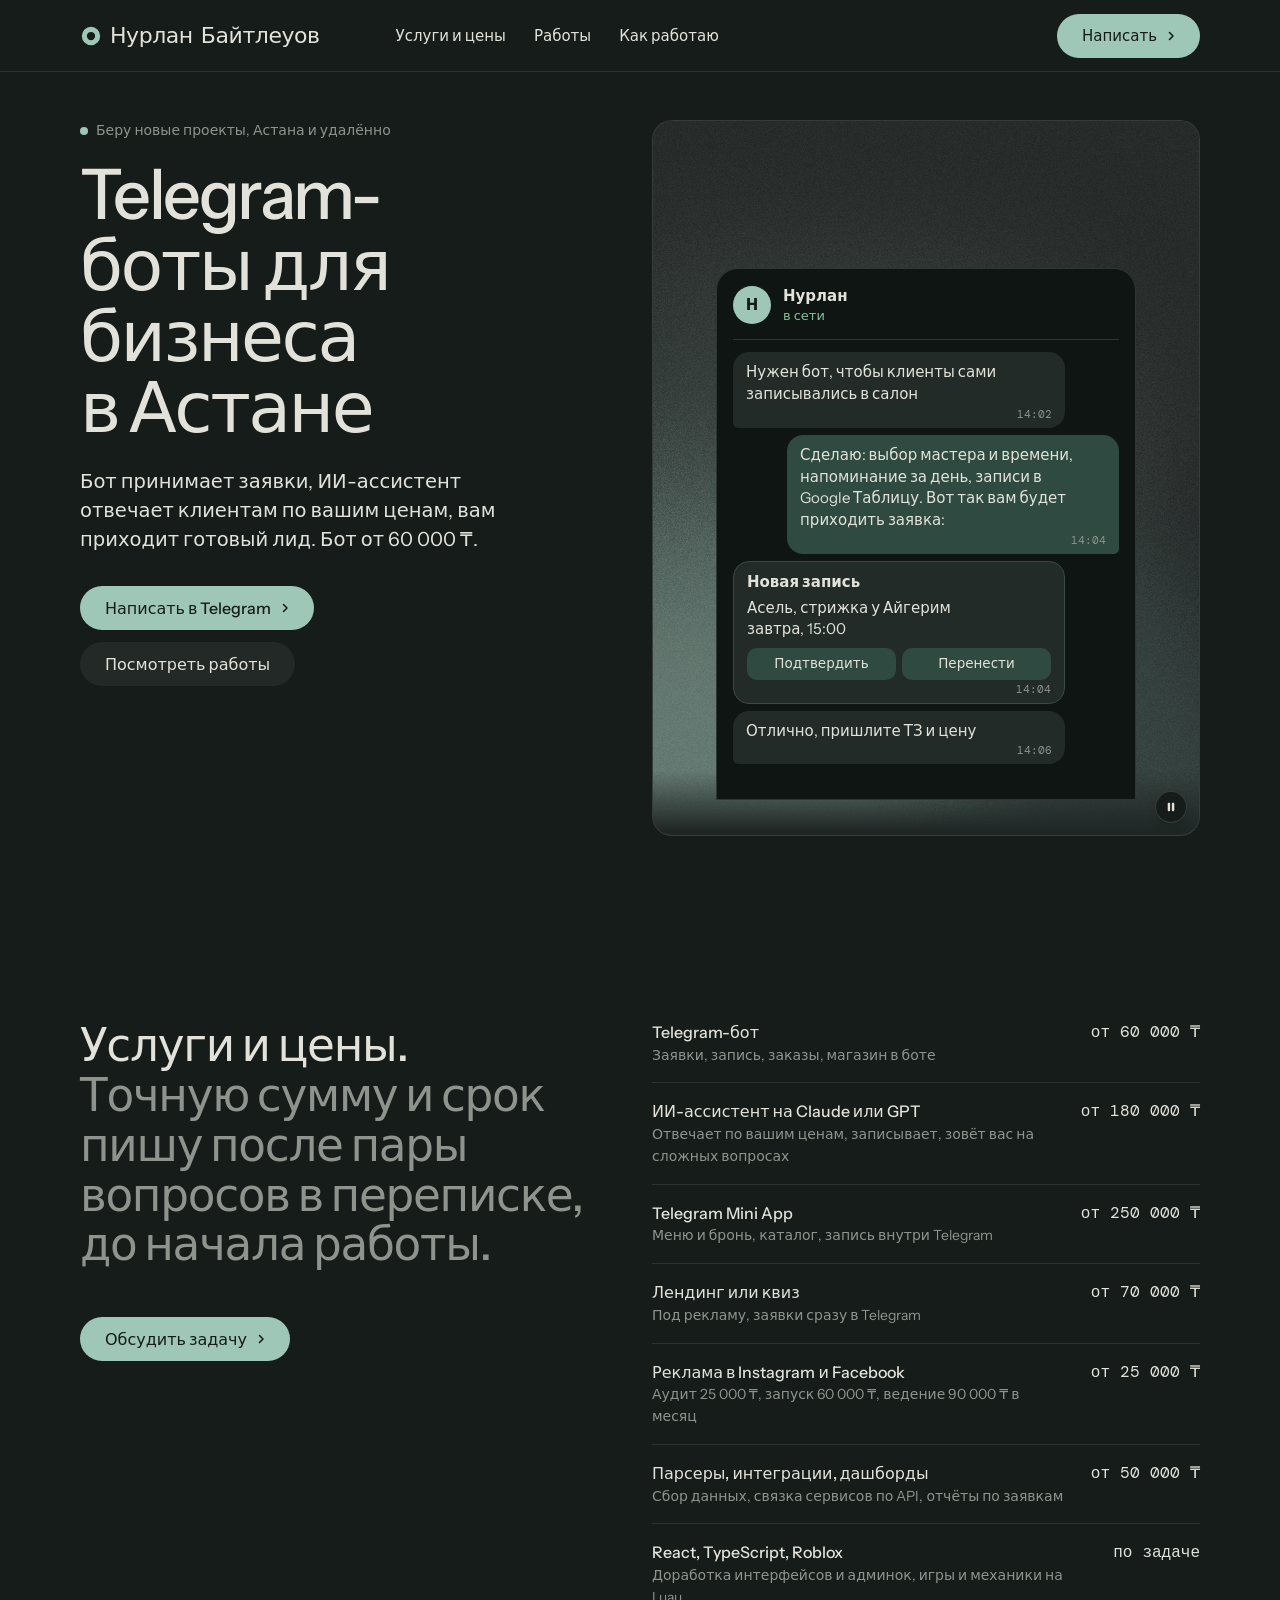
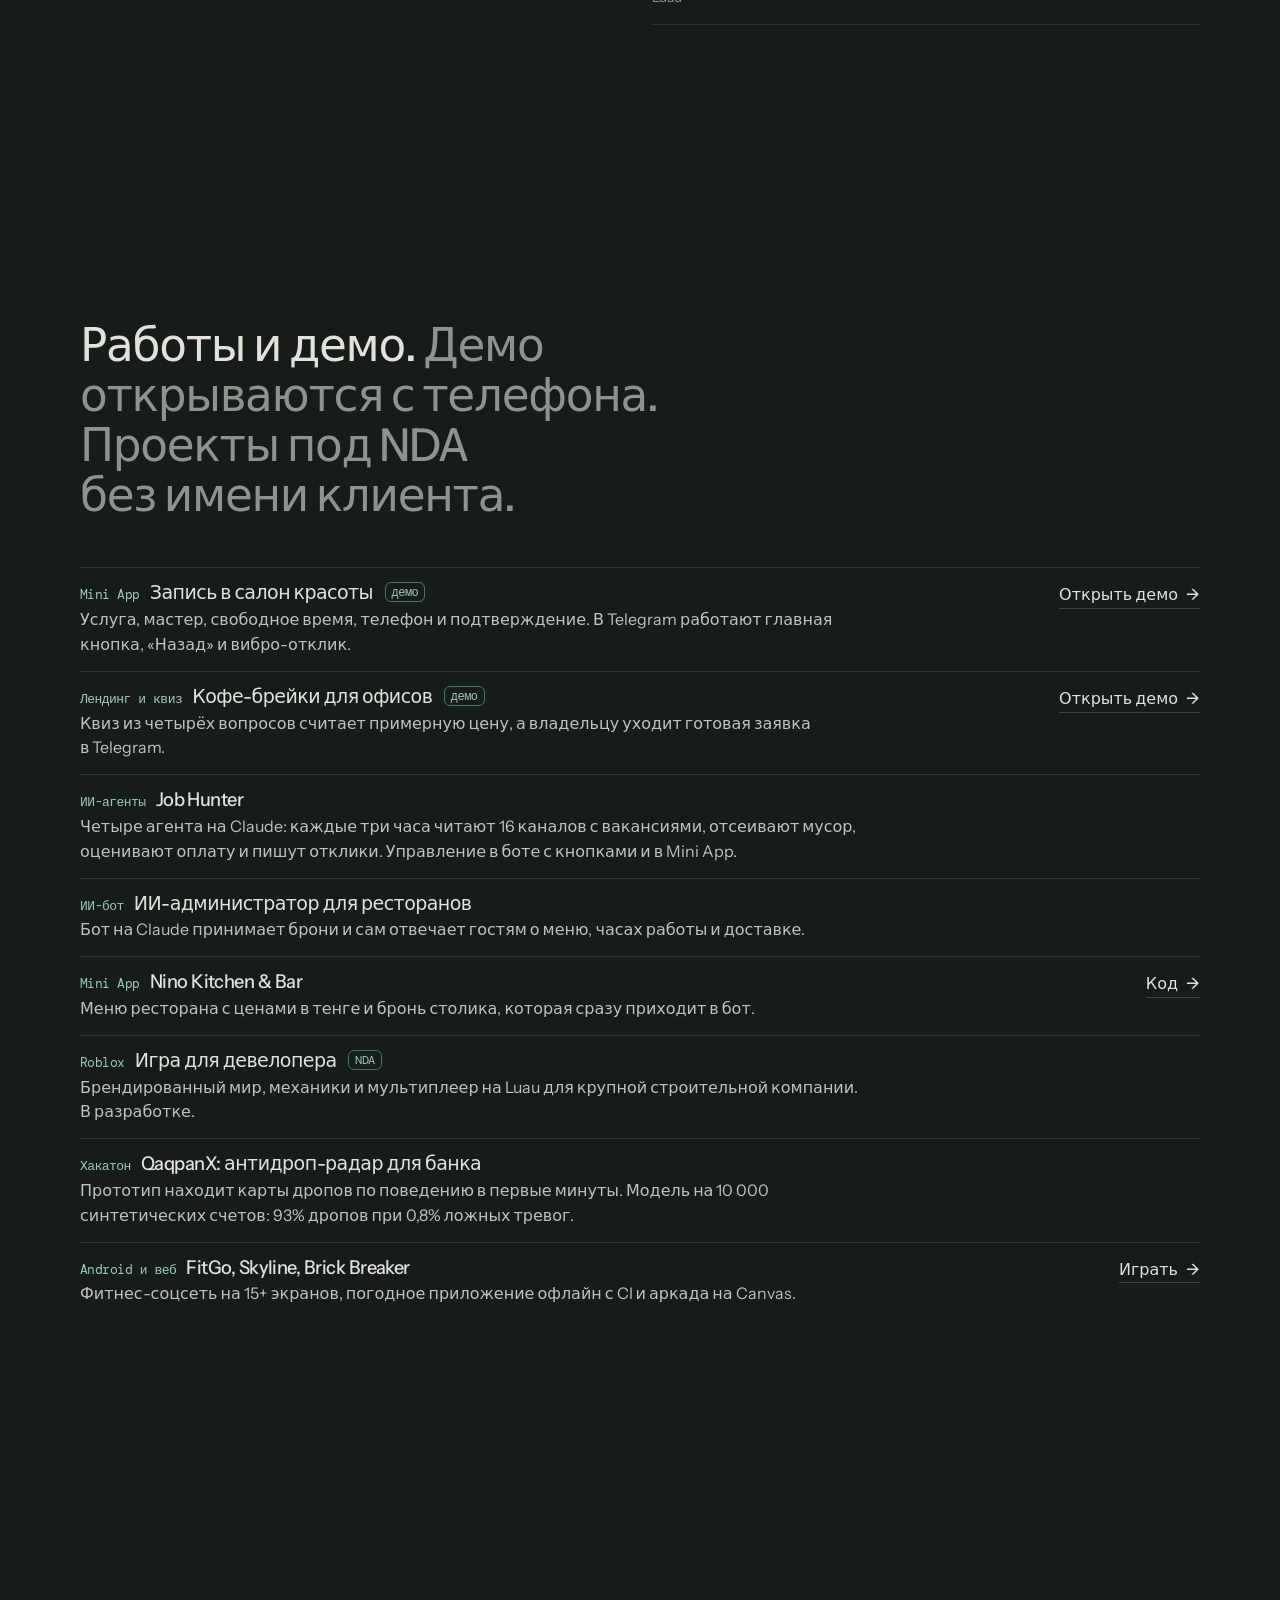
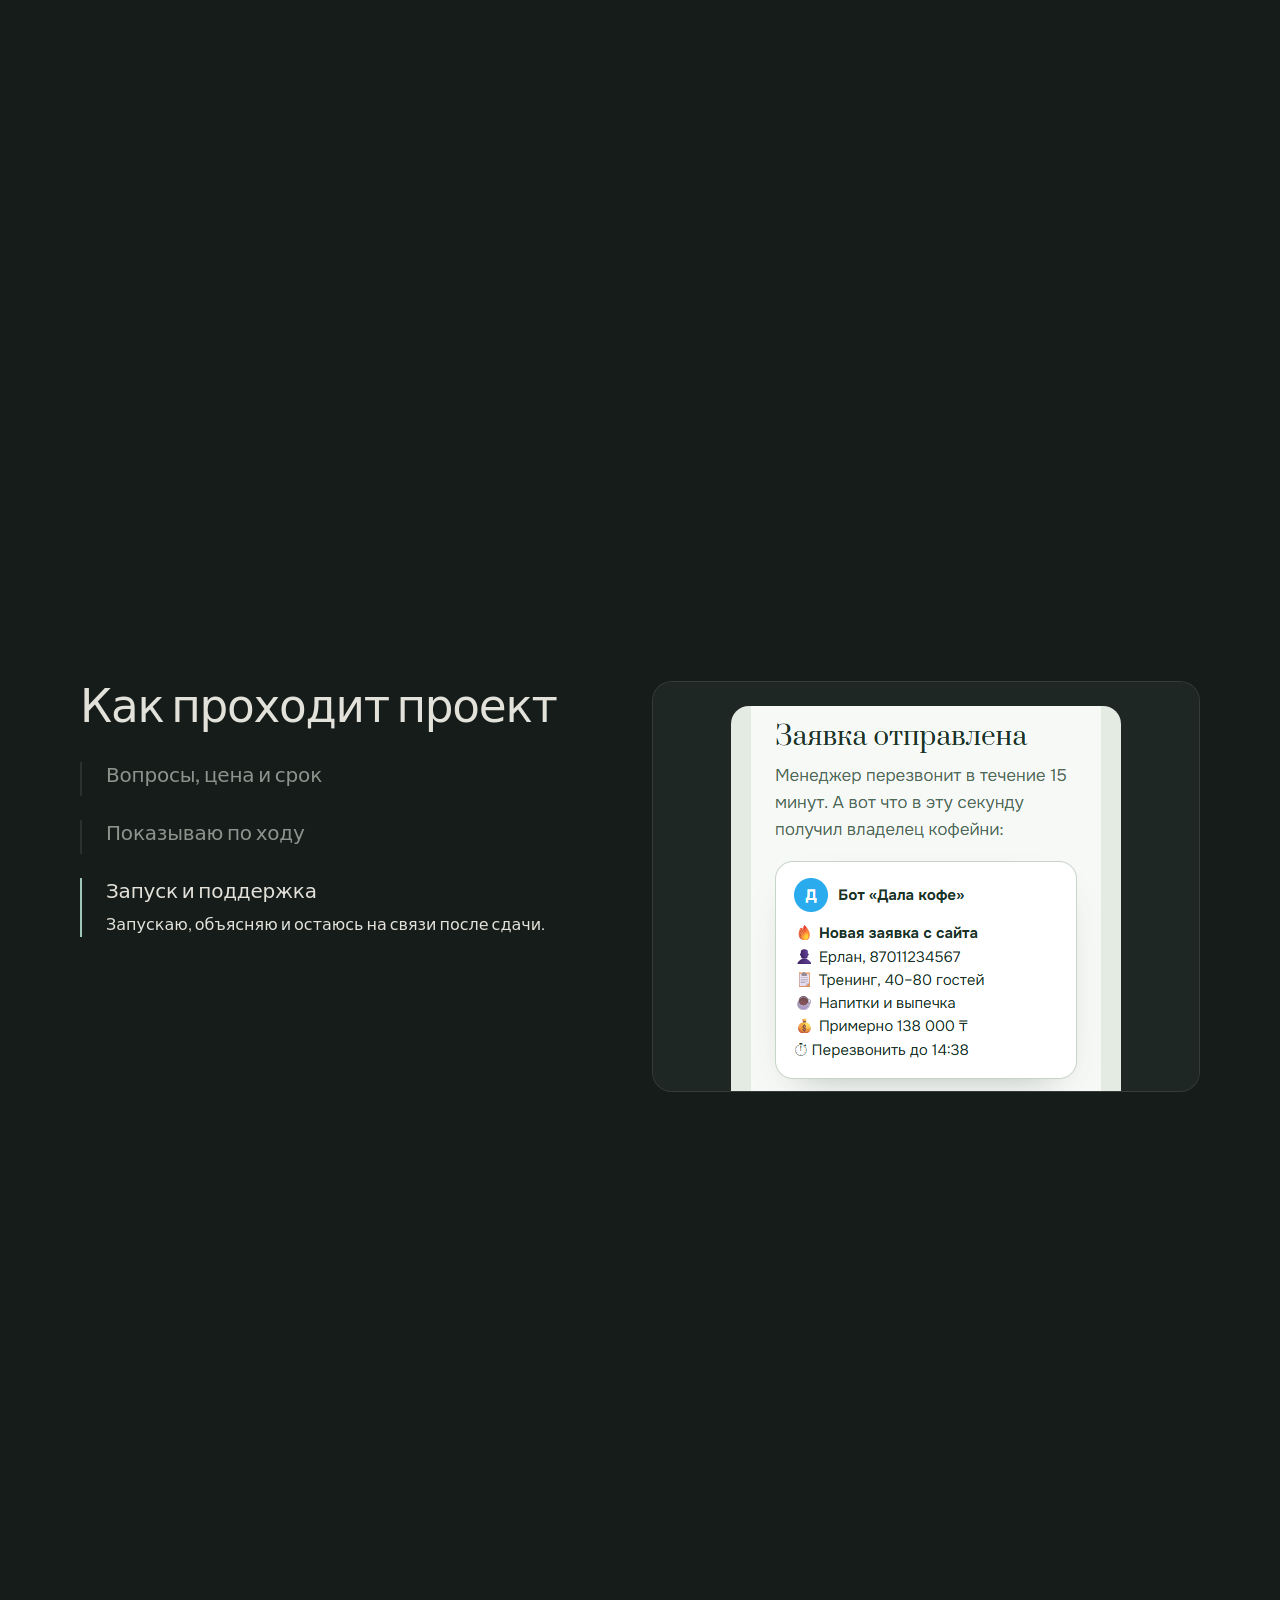
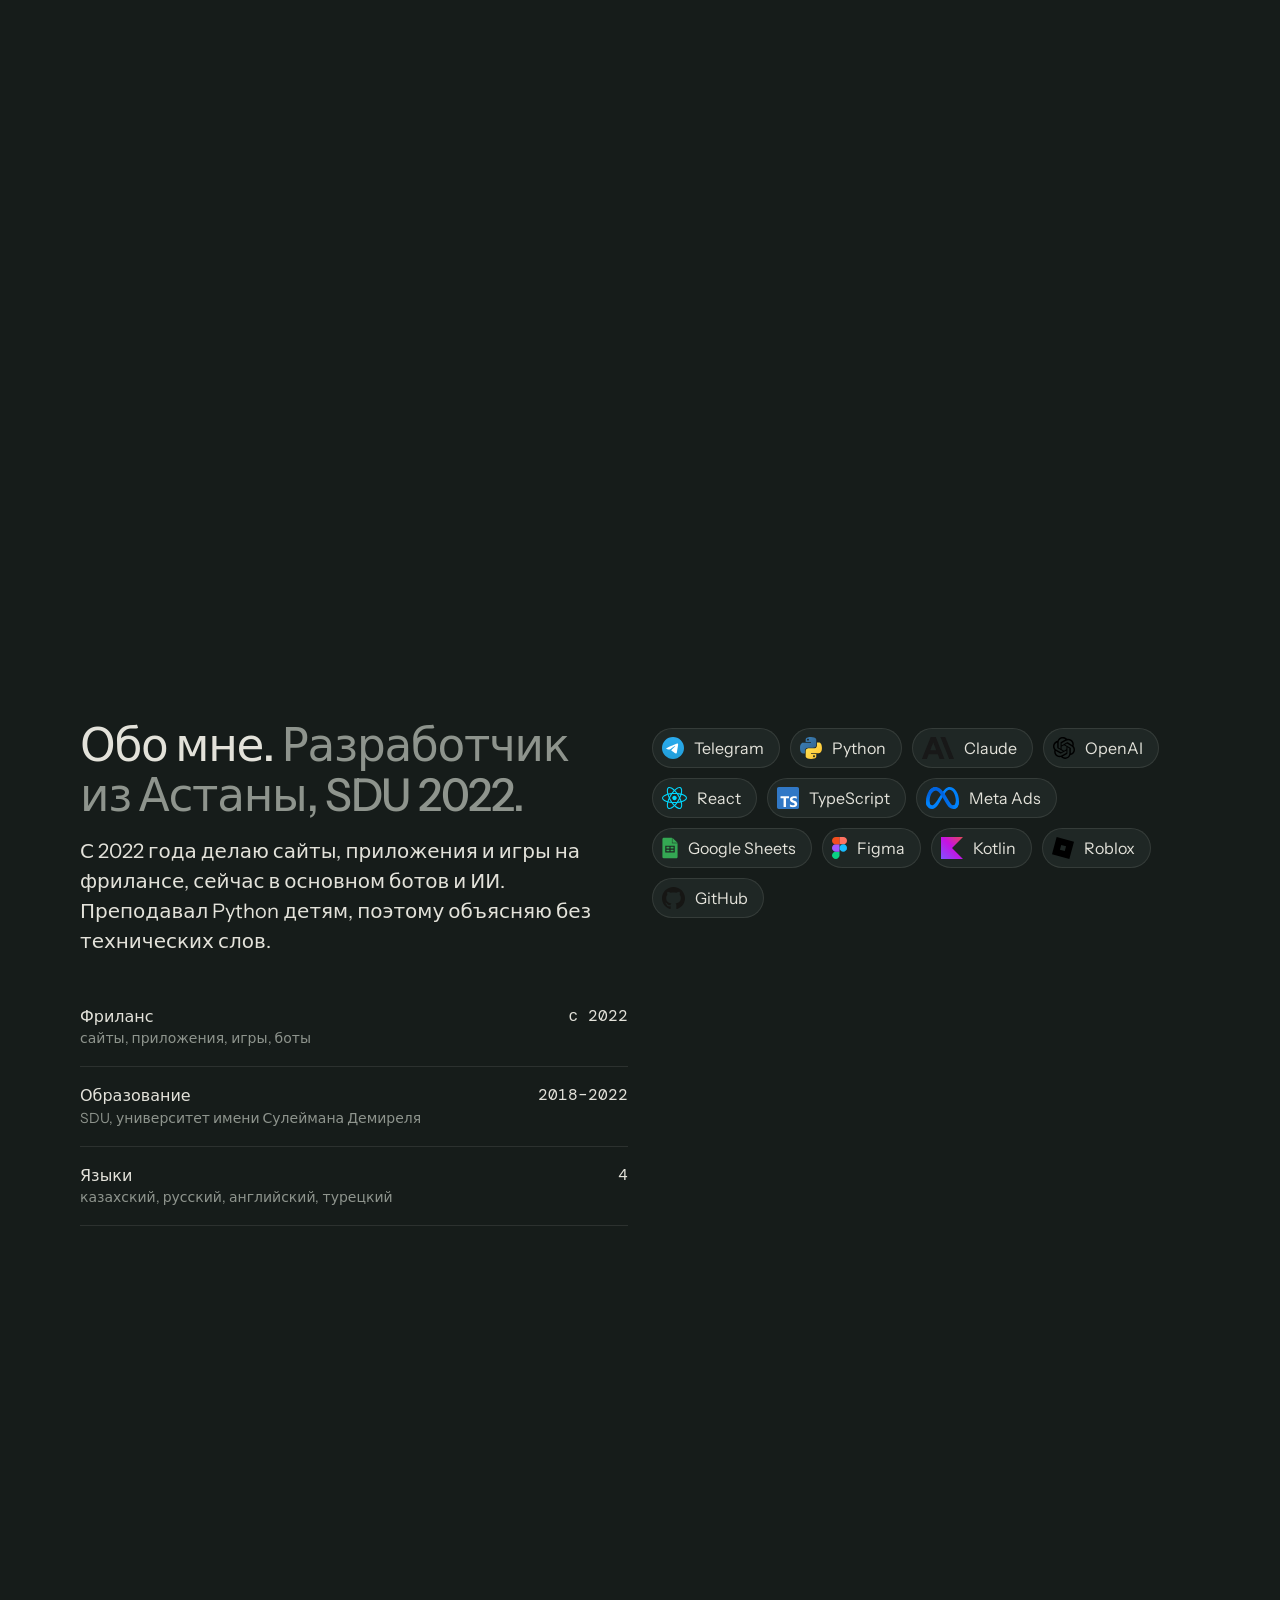
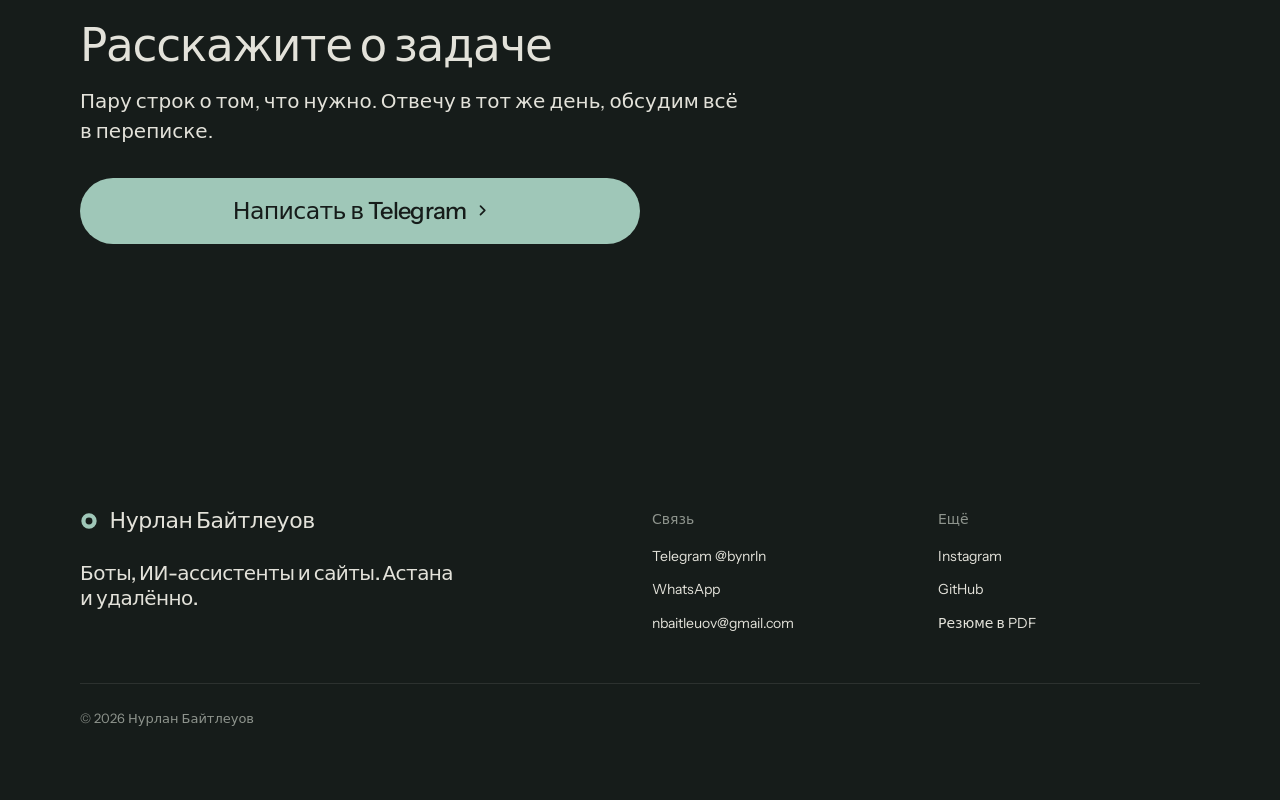
<file: index.html>
﻿<!doctype html>
<!-- kind: software (a developer selling bots, AI assistants and Mini Apps). deal: hero split, palette green-black-bone
     (near-black like a terminal, muted green like an "online" dot: calm, technical), type instrument, effect grain-gradient
     behind the live chat UI, moment pinned-chapters on the process. Contacts are real on purpose: it is the owner's portfolio. -->
<html lang="ru" data-type="software" data-radius="soft" data-ground="sage" data-buttons="pill" data-motion>
<head>
<meta charset="utf-8">
<meta name="viewport" content="width=device-width, initial-scale=1, viewport-fit=cover">
<meta name="site-kind" content="software"><meta name="page-type" content="software">
<title>Нурлан Байтлеуов: Telegram-боты и ИИ-ассистенты для бизнеса</title>
<meta name="description" content="Делаю Telegram-ботов, ИИ-ассистентов на Claude и GPT, Mini Apps, лендинги и рекламу в Meta. Астана и удалённо. Бот от 60&nbsp;000&nbsp;₸.">
<meta property="og:title" content="Нурлан Байтлеуов: боты, ИИ-ассистенты и сайты для бизнеса">
<meta property="og:description" content="Telegram-боты, ИИ-ассистенты, Mini Apps, лендинги, таргет. Астана и удалённо. Бот от 60&nbsp;000&nbsp;₸.">
<meta property="og:image" content="https://kukununu.github.io/og.png">
<meta property="og:url" content="https://kukununu.github.io/">
<meta name="twitter:card" content="summary_large_image">
<meta name="theme-color" content="#161c1a">
<link rel="icon" href="data:image/svg+xml,%3Csvg xmlns='http://www.w3.org/2000/svg' viewBox='0 0 32 32'%3E%3Crect width='32' height='32' rx='8' fill='%239fc7b8'/%3E%3Ctext x='16' y='22' font-family='Arial' font-weight='700' font-size='17' text-anchor='middle' fill='%23161c1a'%3EН%3C/text%3E%3C/svg%3E">
<link rel="preconnect" href="https://fonts.googleapis.com">
<link rel="preconnect" href="https://fonts.gstatic.com" crossorigin>
<link href="https://fonts.googleapis.com/css2?family=Instrument+Sans:wdth,wght@75..100,400..700&family=DM+Mono:wght@400;500&display=swap" rel="stylesheet">
<link rel="stylesheet" href="assets/system.css">
<link rel="stylesheet" href="assets/ui/cards.css">
<link rel="stylesheet" href="assets/motion/motion.css">
<link rel="stylesheet" href="assets/backgrounds/backgrounds.css">
<link rel="stylesheet" href="assets/layout/layout.css">
<link rel="stylesheet" href="assets/icons/icon.css">
<style>
:root {
  --p-bg: #161c1a; --p-surface: #1f2725; --p-ink: #e3e2da; --p-muted: #8e948d;
  --p-accent: #9fc7b8; --p-accent-ink: #161c1a; --p-action: #9fc7b8; --p-action-ink: #161c1a;
  --p-inv-bg: #e3e2da; --p-inv-surface: #d3d2cb; --p-inv-ink: #161c1a; --p-inv-muted: #555a55;
  --p-inv-accent: #161c1a; --p-inv-accent-ink: #e3e2da; --p-inv-action: #161c1a; --p-inv-action-ink: #e3e2da;
  --font-display: "Instrument Sans", system-ui, sans-serif;
  --font-text: "Instrument Sans", system-ui, sans-serif;
  --font-mono: "DM Mono", ui-monospace, "SFMono-Regular", Menlo, Consolas, monospace;
  --display-weight: 500;
  --display-tracking: -0.028em;
  --display-tracking-xl: -0.036em;
  --display-stretch: 96%;
  --ly-scale: 1.04;
}
/* page CSS: the live chat inside the hero frame (the product's own UI as HTML) */
.tchat { position: absolute; left: 0; right: 0; margin: 0 auto; top: 56px; width: min(420px, calc(100% - 48px)); transform: none;
  background: #0f1513; border: 1px solid #2c3632; border-radius: 22px 22px 0 0; padding: 16px 16px 28px; bottom: 0;
  font-size: 15px; line-height: 1.45; color: #e3e2da; overflow: hidden; }
.tchat__head { display: flex; align-items: center; gap: 12px; padding-bottom: 14px; border-bottom: 1px solid #2c3632; margin-bottom: 12px; }
.tchat__ava { width: 38px; height: 38px; border-radius: 50%; background: #9fc7b8; color: #161c1a; display: grid; place-items: center; font-weight: 600; }
.tchat__head small { display: block; color: #7fc49a; font-size: 13px; }
.tmsg { max-width: 86%; padding: 9px 13px 7px; border-radius: 16px; margin: 7px 0; }
.tmsg time { display: block; text-align: right; font: 11px var(--font-mono); color: #8e948d; margin-top: 2px; }
.tmsg--in { background: #222b28; border-bottom-left-radius: 5px; }
.tmsg--out { background: #2f4a40; margin-left: auto; border-bottom-right-radius: 5px; }
.tmsg--card { background: #222b28; border: 1px solid #3a4a44; }
.tmsg--card b { display: block; margin-bottom: 4px; }
.tbtns { display: grid; grid-template-columns: 1fr 1fr; gap: 6px; margin-top: 8px; }
.tbtns span { text-align: center; background: #2f4a40; border-radius: 10px; padding: 6px; font-size: 13.5px; }
.tchat .tmsg { opacity: 0; transform: translateY(6px); animation: tpop .4s ease-out forwards; }
.tchat .tmsg:nth-of-type(1) { animation-delay: .5s } .tchat .tmsg:nth-of-type(2) { animation-delay: 1.5s }
.tchat .tmsg:nth-of-type(3) { animation-delay: 2.5s } .tchat .tmsg:nth-of-type(4) { animation-delay: 3.5s }
@keyframes tpop { to { opacity: 1; transform: none; } }
@media (prefers-reduced-motion: reduce) { .tchat .tmsg { animation: none; opacity: 1; transform: none; } }
.frame--split .tchat { z-index: 3; }
.frame--split .stage { z-index: 0; }
@media (max-width: 400px) { .nav__actions, .last-name { display: none; } }
@media (max-width: 767px) { .hero .frame--split { aspect-ratio: auto; height: 260px; min-height: 0; } .hero .tchat { top: 24px; } }
/* price rows: hard numbers in the mono face */
.rows .rows__name small { display: block; font-weight: 400; color: var(--muted); font-size: var(--t-small); }
.rows .rows__value { font-family: var(--font-mono); white-space: nowrap; }
/* work list */
.work { list-style: none; padding: 0; margin: 0; }
.work li { display: grid; grid-template-columns: 1fr auto; gap: 24px; padding: 14px 0; border-top: 1px solid color-mix(in srgb, var(--ink) 14%, transparent); align-items: start; }
.work .k { color: var(--accent); font-family: var(--font-mono); font-size: 13px; margin-right: 10px; font-weight: 400; }
.work h3 { font-size: 19px; margin: 0 0 2px; }
.work p { color: color-mix(in srgb, var(--ink) 84%, var(--bg)); margin: 0; max-width: 72ch; }
.work .tag { font: 12px var(--font-mono); color: var(--accent); border: 1px solid color-mix(in srgb, var(--accent) 45%, transparent); border-radius: 6px; padding: 1px 6px; margin-left: 8px; vertical-align: 3px; }
@media (max-width: 767px) { .work li { gap: 4px 12px; } .work .k { display: none; } .work p { font-size: 15px; } }
/* step visuals for the pinned chapters */
.vis-card { width: 100%; height: 100%; display: grid; place-items: center; background: var(--surface); padding: 24px; }
.vis-card img { max-height: 100%; width: auto; border-radius: 18px; }
.vis-list { background: #0f1513; border: 1px solid #2c3632; border-radius: 16px; padding: 20px 22px; width: min(440px, 100%); font-size: 15px; }
.vis-list div { display: flex; justify-content: space-between; gap: 16px; padding: 9px 0; border-bottom: 1px solid #2c3632; }
.vis-list div:last-child { border: 0; }
.vis-list span:last-child { font-family: var(--font-mono); color: var(--accent); }
.stack-icons { display: flex; flex-wrap: wrap; gap: 10px; margin-top: 8px; }
</style>
<script>document.documentElement.classList.add('m-enter');setTimeout(()=>document.documentElement.classList.add('m-enter-done'),700)</script>
<script>document.documentElement.classList.add('mo-js');setTimeout(()=>document.documentElement.classList.add('mo-safe'),2500)</script>
<link rel="modulepreload" href="assets/moments/moments.js"><link rel="modulepreload" href="assets/moments/lib.js">
<link rel="modulepreload" href="assets/moments/pinned-chapters/moment.js">
</head>
<body>
<header class="nav">
  <div class="wrap nav__bar">
    <a class="skip-link" href="#top">К содержанию</a>
    <a class="nav__logo" href="#top"><span class="mark" data-mark="ring" aria-hidden="true"></span>Нурлан<span class="last-name"> Байтлеуов</span></a>
    <nav class="nav__links" aria-label="Основное меню">
      <div class="nav__item"><a class="nav__link" href="#services">Услуги и цены</a></div>
      <div class="nav__item"><a class="nav__link" href="#work">Работы</a></div>
      <div class="nav__item"><a class="nav__link" href="#process">Как работаю</a></div>
    </nav>
    <div class="nav__actions">
      <a class="btn btn--primary" href="https://t.me/bynrln">Написать</a>
    </div>
    <button class="nav__toggle" type="button" aria-expanded="false" aria-label="Меню"><svg width="18" height="18" viewBox="0 0 18 18" aria-hidden="true"><path d="M2 5h14M2 13h14" stroke="currentColor" stroke-width="1.6" stroke-linecap="round"/></svg></button>
  </div>
</header>

<main id="top">
  <section class="hero hero--split" data-enter aria-labelledby="hero-h">
    <div class="wrap"><div class="hero-text grid hero__grid">
      <div class="hero__text span-5">
        <p class="hero__kicker"><span class="dot" aria-hidden="true"></span>Беру новые проекты, Астана и удалённо</p>
        <h1 id="hero-h">Telegram-боты для бизнеса в Астане</h1>
        <p class="hero__lead">Бот принимает заявки, ИИ-ассистент отвечает клиентам по вашим ценам, вам приходит готовый лид. Бот от 60&nbsp;000&nbsp;₸.</p>
        <div class="btn-row"><a class="btn btn--primary" href="https://t.me/bynrln">Написать в Telegram</a><a class="btn btn--secondary" href="#work">Посмотреть работы</a></div>
      </div>
      <div class="frame frame--split span-6 start-7" data-visual>
        <div class="stage stage--fade-b" data-fx="grain-gradient" data-fx-seed="11" aria-hidden="true"></div>
        <div class="tchat" role="img" aria-label="Переписка в Telegram: клиент просит бота для записи, Нурлан предлагает решение и показывает карточку заявки">
          <div class="tchat__head"><div class="tchat__ava" aria-hidden="true">Н</div><div><b>Нурлан</b><small>в сети</small></div></div>
          <p class="tmsg tmsg--in">Нужен бот, чтобы клиенты сами записывались в салон<time>14:02</time></p>
          <p class="tmsg tmsg--out">Сделаю: выбор мастера и времени, напоминание за день, записи в Google Таблицу. Вот так вам будет приходить заявка:<time>14:04</time></p>
          <div class="tmsg tmsg--card"><b>Новая запись</b>Асель, стрижка у Айгерим<br>завтра, 15:00<div class="tbtns"><span>Подтвердить</span><span>Перенести</span></div><time>14:04</time></div>
          <p class="tmsg tmsg--in">Отлично, пришлите ТЗ и цену<time>14:06</time></p>
        </div>
      </div>
    </div></div>
  </section>

  <section class="section" id="services" style="--h: 1" aria-labelledby="services-h">
    <div class="wrap grid grid--top">
      <div class="span-6">
        <div class="section-head">
          <h2 id="services-h">Услуги и цены. <span class="muted">Точную сумму и срок пишу после пары вопросов в переписке, до начала работы.</span></h2>
        </div>
        <div class="btn-row"><a class="btn btn--primary" href="https://t.me/bynrln">Обсудить задачу</a></div>
      </div>
      <ul class="rows span-6 start-7">
        <li><span class="rows__name">Telegram-бот<small>Заявки, запись, заказы, магазин в боте</small></span><span class="rows__value">от 60&nbsp;000&nbsp;₸</span></li>
        <li><span class="rows__name">ИИ-ассистент на Claude или GPT<small>Отвечает по вашим ценам, записывает, зовёт вас на сложных вопросах</small></span><span class="rows__value">от 180 000 ₸</span></li>
        <li><span class="rows__name">Telegram Mini App<small>Меню и бронь, каталог, запись внутри Telegram</small></span><span class="rows__value">от 250 000 ₸</span></li>
        <li><span class="rows__name">Лендинг или квиз<small>Под рекламу, заявки сразу в Telegram</small></span><span class="rows__value">от 70 000 ₸</span></li>
        <li><span class="rows__name">Реклама в Instagram и Facebook<small>Аудит 25 000 ₸, запуск 60 000 ₸, ведение 90 000 ₸ в месяц</small></span><span class="rows__value">от 25 000 ₸</span></li>
        <li><span class="rows__name">Парсеры, интеграции, дашборды<small>Сбор данных, связка сервисов по API, отчёты по заявкам</small></span><span class="rows__value">от 50 000 ₸</span></li>
        <li><span class="rows__name">React, TypeScript, Roblox<small>Доработка интерфейсов и админок, игры и механики на Luau</small></span><span class="rows__value">по задаче</span></li>
      </ul>
    </div>
  </section>

  <section class="section" id="work" style="--h: 2" aria-labelledby="work-h">
    <div class="wrap">
      <div class="section-head">
        <h2 id="work-h">Работы и демо. <span class="muted">Демо открываются с телефона. Проекты под NDA без имени клиента.</span></h2>
      </div>
      <ul class="work">
        <li><div><h3><span class="k">Mini App</span>Запись в салон красоты <span class="tag">демо</span></h3><p>Услуга, мастер, свободное время, телефон и подтверждение. В Telegram работают главная кнопка, «Назад» и вибро-отклик.</p></div><a class="link" href="demos/salon/">Открыть демо</a></li>
        <li><div><h3><span class="k">Лендинг и квиз</span>Кофе-брейки для офисов <span class="tag">демо</span></h3><p>Квиз из четырёх вопросов считает примерную цену, а владельцу уходит готовая заявка в Telegram.</p></div><a class="link" href="demos/coffee/">Открыть демо</a></li>
        <li><div><h3><span class="k">ИИ-агенты</span>Job Hunter</h3><p>Четыре агента на Claude: каждые три часа читают 16 каналов с вакансиями, отсеивают мусор, оценивают оплату и пишут отклики. Управление в боте с кнопками и в Mini App.</p></div><span></span></li>
        <li><div><h3><span class="k">ИИ-бот</span>ИИ-администратор для ресторанов</h3><p>Бот на Claude принимает брони и сам отвечает гостям о меню, часах работы и доставке.</p></div><span></span></li>
        <li><div><h3><span class="k">Mini App</span>Nino Kitchen &amp; Bar</h3><p>Меню ресторана с ценами в тенге и бронь столика, которая сразу приходит в бот.</p></div><a class="link" href="https://github.com/kukununu/nino-miniapp">Код</a></li>
        <li><div><h3><span class="k">Roblox</span>Игра для девелопера <span class="tag">NDA</span></h3><p>Брендированный мир, механики и мультиплеер на Luau для крупной строительной компании. В разработке.</p></div><span></span></li>
        <li><div><h3><span class="k">Хакатон</span>QaqpanX: антидроп-радар для банка</h3><p>Прототип находит карты дропов по поведению в первые минуты. Модель на 10 000 синтетических счетов: 93% дропов при 0,8% ложных тревог.</p></div><span></span></li>
        <li><div><h3><span class="k">Android и веб</span>FitGo, Skyline, Brick Breaker</h3><p>Фитнес-соцсеть на 15+ экранов, погодное приложение офлайн с CI и аркада на Canvas.</p></div><a class="link" href="https://kukununu.github.io/brick-breaker/">Играть</a></li>
      </ul>
    </div>
  </section>

  <section class="section" id="process" style="--h: 2" data-moment="pinned-chapters" aria-labelledby="process-h">
    <div class="wrap mo-pc__grid">
      <div class="mo-pc__text">
        <h2 id="process-h">Как проходит проект</h2>
        <ol class="mo-pc__steps">
          <li class="mo-pc__step">
            <h3>Вопросы, цена и срок</h3>
            <p>Пара вопросов в переписке, потом присылаю ТЗ, фиксированную сумму и дату сдачи. Созвон по желанию.</p>
            <figure class="mo-pc__visual"><div class="vis-card"><div class="vis-list"><div><span>Задача</span><span>запись в салон</span></div><div><span>Кто пользуется</span><span>клиенты, админ</span></div><div><span>Куда заявки</span><span>Telegram, Таблица</span></div><div><span>Запуск</span><span>до праздников</span></div></div></div></figure>
          </li>
          <li class="mo-pc__step">
            <h3>Показываю по ходу</h3>
            <p>Каждые пару дней показываю, что готово, правки сразу.</p>
            <figure class="mo-pc__visual"><div class="vis-card"><img src="img/salon-done.png" alt="Экран демо Mini App: запись подтверждена" width="390" height="844" loading="lazy"></div></figure>
          </li>
          <li class="mo-pc__step">
            <h3>Запуск и поддержка</h3>
            <p>Запускаю, объясняю и остаюсь на связи после сдачи.</p>
            <figure class="mo-pc__visual"><div class="vis-card"><img src="img/coffee-lead.png" alt="Уведомление владельцу: новая заявка с сайта" width="390" height="404" loading="lazy"></div></figure>
          </li>
        </ol>
      </div>
      <div class="mo-pc__visuals frame"></div>
    </div>
  </section>

  <section class="section" id="about" style="--h: 1" aria-labelledby="about-h">
    <div class="wrap grid grid--top">
      <div class="span-6">
        <div class="section-head">
          <h2 id="about-h">Обо мне. <span class="muted">Разработчик из Астаны, SDU 2022.</span></h2>
          <p>С 2022 года делаю сайты, приложения и игры на фрилансе, сейчас в основном ботов и ИИ. Преподавал Python детям, поэтому объясняю без технических слов.</p>
        </div>
        <ul class="rows">
          <li><span class="rows__name">Фриланс<small>сайты, приложения, игры, боты</small></span><span class="rows__value">с 2022</span></li>
          <li><span class="rows__name">Образование<small>SDU, университет имени Сулеймана Демиреля</small></span><span class="rows__value">2018–2022</span></li>
          <li><span class="rows__name">Языки<small>казахский, русский, английский, турецкий</small></span><span class="rows__value">4</span></li>
        </ul>
      </div>
      <div class="span-6 start-7">
        <div class="stack-icons" aria-label="Технологии">
          <span class="ic-chip ic-chip--lg"><img class="ic ic-24" src="assets/icons/telegram.svg" alt="" width="22" height="22">Telegram</span><span class="ic-chip ic-chip--lg"><img class="ic ic-24" src="assets/icons/python.svg" alt="" width="22" height="22">Python</span>
          <span class="ic-chip ic-chip--lg"><img class="ic ic-24" src="assets/icons/anthropic.svg" alt="" width="22" height="22">Claude</span><span class="ic-chip ic-chip--lg"><img class="ic ic-24" src="assets/icons/openai.svg" alt="" width="22" height="22">OpenAI</span>
          <span class="ic-chip ic-chip--lg"><img class="ic ic-24" src="assets/icons/react.svg" alt="" width="22" height="22">React</span><span class="ic-chip ic-chip--lg"><img class="ic ic-24" src="assets/icons/typescript.svg" alt="" width="22" height="22">TypeScript</span>
          <span class="ic-chip ic-chip--lg"><img class="ic ic-24" src="assets/icons/meta.svg" alt="" width="22" height="22">Meta Ads</span><span class="ic-chip ic-chip--lg"><img class="ic ic-24" src="assets/icons/google-sheets.svg" alt="" width="22" height="22">Google Sheets</span>
          <span class="ic-chip ic-chip--lg"><img class="ic ic-24" src="assets/icons/figma.svg" alt="" width="22" height="22">Figma</span><span class="ic-chip ic-chip--lg"><img class="ic ic-24" src="assets/icons/kotlin.svg" alt="" width="22" height="22">Kotlin</span>
          <span class="ic-chip ic-chip--lg"><img class="ic ic-24" src="assets/icons/roblox.svg" alt="" width="22" height="22">Roblox</span><span class="ic-chip ic-chip--lg"><img class="ic ic-24" src="assets/icons/github.svg" alt="" width="22" height="22">GitHub</span>
        </div>
      </div>
    </div>
  </section>
</main>

<footer class="footer closing" id="contact" aria-labelledby="close-h">
  <div class="wrap">
    <div class="closing__cta close--type">
      <div class="section-head"><h2 id="close-h">Расскажите о задаче</h2><p class="t-lead">Пару строк о том, что нужно. Отвечу в тот же день, обсудим всё в переписке.</p></div>
      <a class="btn btn--primary btn--xl" href="https://t.me/bynrln">Написать в Telegram<svg class="m-arrow" viewBox="0 0 12 12" aria-hidden="true"><path class="m-arrow__stem" d="M1 6h8"/><path class="m-arrow__head" d="M4.5 2.5 8 6l-3.5 3.5"/></svg></a>
    </div>
    <div class="closing__links">
      <div class="grid">
        <div class="span-6 stack-5">
          <a class="nav__logo" href="#top"><span class="mark" data-mark="ring" aria-hidden="true"></span>Нурлан Байтлеуов</a>
          <p class="footer__lede">Боты, ИИ-ассистенты и сайты. Астана и удалённо.</p>
        </div>
        <div class="span-3 start-7 footer__col"><h4>Связь</h4><ul><li><a href="https://t.me/bynrln">Telegram @bynrln</a></li><li><a href="https://wa.me/77478202170">WhatsApp</a></li><li><a href="mailto:nbaitleuov@gmail.com">nbaitleuov@gmail.com</a></li></ul></div>
        <div class="span-3 footer__col"><h4>Ещё</h4><ul><li><a href="https://instagram.com/bynrln">Instagram</a></li><li><a href="https://github.com/kukununu">GitHub</a></li><li><a href="Nurlan_Baitleuov_CV.pdf">Резюме в PDF</a></li></ul></div>
      </div>
      <div class="footer__legal"><span>&copy; 2026 Нурлан Байтлеуов</span></div>
    </div>
  </div>
</footer>
<script type="module" src="assets/system.js"></script>
<script type="module" src="assets/layout/layout.js"></script>
</body>
</html>
</file>
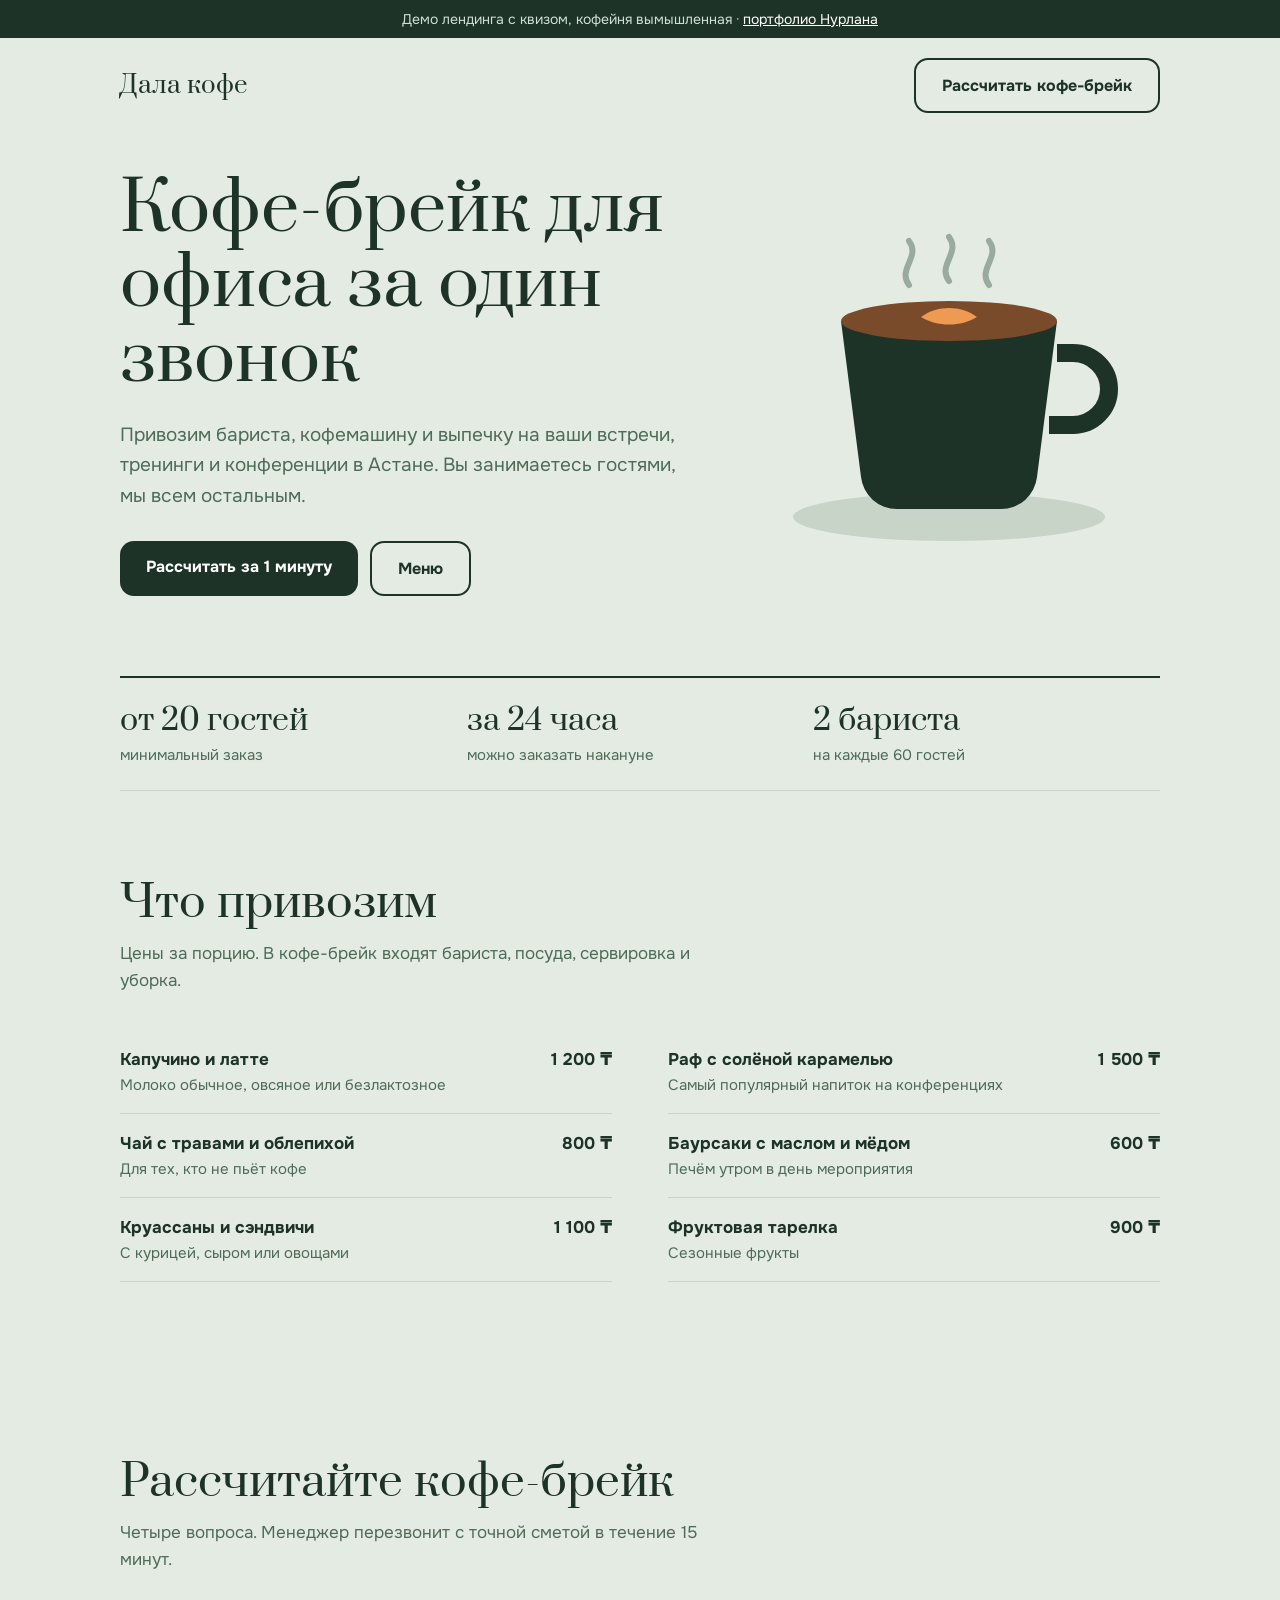
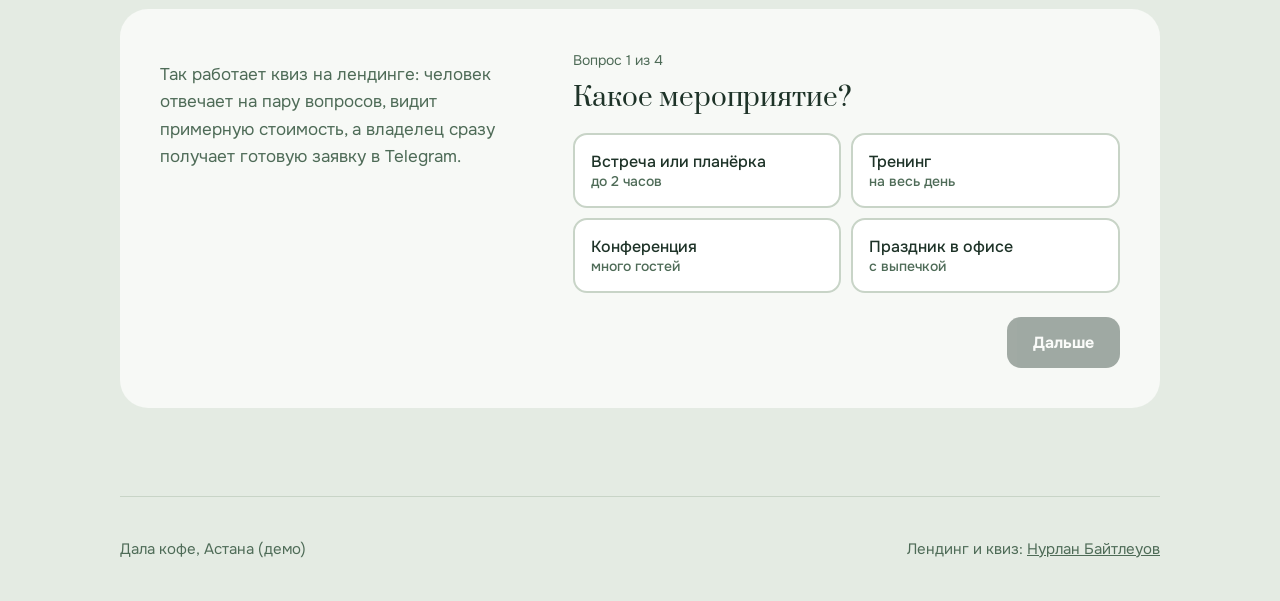
<file: demos/coffee/index.html>
<!doctype html>
<html lang="ru">
<head>
<meta charset="utf-8">
<meta name="viewport" content="width=device-width, initial-scale=1">
<title>Дала кофе: кофе-брейки для офисов в Астане</title>
<meta name="description" content="Демо лендинга с квизом: заявка на кофе-брейк приходит владельцу в Telegram.">
<link rel="preconnect" href="https://fonts.googleapis.com">
<link rel="preconnect" href="https://fonts.gstatic.com" crossorigin>
<link href="https://fonts.googleapis.com/css2?family=Prata&family=Onest:wght@400;500;700&display=swap" rel="stylesheet">
<style>
:root{--sage:#E4EBE3;--forest:#1E3328;--moss:#4E6B57;--apricot:#EE9A52;--paper:#F7F9F6;--line:#C8D4C7}
*{box-sizing:border-box;margin:0;padding:0}
body{background:var(--sage);color:var(--forest);font:400 17px/1.6 "Onest",system-ui,sans-serif;-webkit-font-smoothing:antialiased}
:focus-visible{outline:3px solid var(--apricot);outline-offset:3px;border-radius:6px}
.wrap{max-width:1080px;margin:0 auto;padding:0 20px}
.demo{background:var(--forest);color:#CFE0D3;text-align:center;font-size:14px;padding:8px 16px}
.demo a{color:#fff}
h1,h2{font-family:"Prata",Georgia,serif;font-weight:400;line-height:1.1}
nav{display:flex;justify-content:space-between;align-items:center;padding:20px 0}
.brand{font:400 24px "Prata",serif}
.btn{display:inline-block;background:var(--forest);color:#fff;text-decoration:none;font-weight:700;padding:15px 26px;border-radius:14px;border:0;font:700 16px "Onest";cursor:pointer}
.btn:hover{background:var(--moss)}
.btn.light{background:transparent;color:var(--forest);border:2px solid var(--forest)}
.hero{display:grid;grid-template-columns:1.15fr .85fr;gap:48px;align-items:center;padding:40px 0 80px}
.hero h1{font-size:clamp(38px,5.6vw,68px);margin-bottom:22px}
.hero p{font-size:19px;color:var(--moss);max-width:46ch;margin-bottom:30px}
.hero .btns{display:flex;gap:12px;flex-wrap:wrap}
/* cup — the memorable element: a coffee cup drawn as a pie of the day's coffee breaks */
.cup{position:relative;aspect-ratio:1;max-width:400px;justify-self:center;width:100%}
.cup svg{width:100%;height:100%}
.steam path{stroke:var(--moss);stroke-width:3;fill:none;stroke-linecap:round;opacity:.5;animation:steam 3.2s ease-in-out infinite}
.steam path:nth-child(2){animation-delay:.8s}.steam path:nth-child(3){animation-delay:1.6s}
@keyframes steam{0%{transform:translateY(10px);opacity:0}40%{opacity:.6}100%{transform:translateY(-14px);opacity:0}}
.facts{display:grid;grid-template-columns:repeat(3,1fr);border-top:2px solid var(--forest);border-bottom:1px solid var(--line)}
.facts div{padding:22px 20px 22px 0}
.facts b{display:block;font:400 30px "Prata",serif}
.facts span{color:var(--moss);font-size:15px}
section{padding:88px 0}
h2{font-size:clamp(30px,4vw,44px);margin-bottom:12px}
.sub{color:var(--moss);max-width:56ch}
.menu{display:grid;grid-template-columns:1fr 1fr;gap:0 56px;margin-top:36px}
.item{display:grid;grid-template-columns:1fr auto;padding:16px 0;border-bottom:1px solid var(--line)}
.item b{font-weight:700}
.item small{grid-column:1/-1;color:var(--moss);font-size:15px}
.item span{font-weight:700}
/* quiz */
.quiz{background:var(--paper);border-radius:28px;padding:40px;display:grid;grid-template-columns:.8fr 1.2fr;gap:48px;margin-top:36px}
.quiz aside p{color:var(--moss);margin-top:12px}
.qstep{font-size:14px;color:var(--moss);margin-bottom:8px}
.q h3{font:400 26px "Prata",serif;margin-bottom:18px}
.choices{display:grid;grid-template-columns:1fr 1fr;gap:10px}
.choice{text-align:left;padding:16px;border-radius:14px;border:2px solid var(--line);background:#fff;font:500 16px "Onest";color:var(--forest);cursor:pointer}
.choice small{display:block;color:var(--moss);font-size:14px}
.choice:hover{border-color:var(--moss)}
.choice[aria-pressed=true]{border-color:var(--forest);background:var(--sage)}
.q label{display:block;font-size:14px;color:var(--moss);margin:12px 0 6px}
.q input{width:100%;padding:14px 16px;border-radius:12px;border:2px solid var(--line);font:inherit;background:#fff}
.q input:focus{outline:none;border-color:var(--forest)}
.qnav{display:flex;justify-content:space-between;align-items:center;margin-top:24px}
.qnav .btn:disabled{opacity:.4;cursor:default}
.linkbtn{background:none;border:0;font:500 16px "Onest";color:var(--moss);cursor:pointer;text-decoration:underline;text-underline-offset:3px}
.tgmsg{background:#fff;border-radius:18px;padding:16px 18px;border:1px solid var(--line);font-size:15px;line-height:1.55;max-width:420px;box-shadow:0 18px 40px -24px #1e332866}
.tgmsg .who{display:flex;align-items:center;gap:10px;margin-bottom:10px;font-weight:700}
.tgmsg .who i{width:34px;height:34px;border-radius:50%;background:#2AABEE;display:grid;place-items:center;color:#fff;font-style:normal;font-size:15px}
.ok{font:400 26px "Prata",serif;margin-bottom:8px}
footer{padding:40px 0;color:var(--moss);font-size:15px;display:flex;justify-content:space-between;flex-wrap:wrap;gap:12px;border-top:1px solid var(--line)}
@media (max-width:860px){
  .hero,.quiz,.menu{grid-template-columns:1fr}
  .cup{max-width:260px;order:-1}
  .quiz{padding:24px}
  .facts{grid-template-columns:1fr}
  .facts div{padding:14px 0;border-bottom:1px solid var(--line)}
  section{padding:64px 0}
}
@media (max-width:480px){.choices{grid-template-columns:1fr}.btn{width:100%;text-align:center}}
@media (prefers-reduced-motion:reduce){.steam path{animation:none}}
</style>
</head>
<body>
<p class="demo">Демо лендинга с квизом, кофейня вымышленная · <a href="../../">портфолио Нурлана</a></p>
<div class="wrap">
  <nav><span class="brand">Дала кофе</span><a class="btn light" href="#quiz">Рассчитать кофе-брейк</a></nav>
  <header class="hero">
    <div>
      <h1>Кофе-брейк для офиса за один звонок</h1>
      <p>Привозим бариста, кофемашину и выпечку на ваши встречи, тренинги и конференции в Астане. Вы занимаетесь гостями, мы всем остальным.</p>
      <div class="btns"><a class="btn" href="#quiz">Рассчитать за 1 минуту</a><a class="btn light" href="#menu">Меню</a></div>
    </div>
    <div class="cup" aria-hidden="true">
      <svg viewBox="0 0 200 200">
        <g class="steam"><path d="M80 52c-6-8 6-14 0-22"/><path d="M100 50c-6-8 6-14 0-22"/><path d="M120 52c-6-8 6-14 0-22"/></g>
        <ellipse cx="100" cy="168" rx="78" ry="12" fill="#C8D4C7"/>
        <path d="M46 70h108l-10 78a18 18 0 0 1-18 16H74a18 18 0 0 1-18-16z" fill="#1E3328"/>
        <path d="M154 86h8a18 18 0 0 1 0 36h-12" fill="none" stroke="#1E3328" stroke-width="9"/>
        <ellipse cx="100" cy="70" rx="54" ry="10" fill="#7A4B2A"/>
        <path d="M86 68c8-6 20-6 28 0-8 5-20 5-28 0z" fill="#EE9A52"/>
      </svg>
    </div>
  </header>
  <div class="facts">
    <div><b>от 20 гостей</b><span>минимальный заказ</span></div>
    <div><b>за 24 часа</b><span>можно заказать накануне</span></div>
    <div><b>2 бариста</b><span>на каждые 60 гостей</span></div>
  </div>
</div>

<section id="menu">
  <div class="wrap">
    <h2>Что привозим</h2>
    <p class="sub">Цены за порцию. В кофе-брейк входят бариста, посуда, сервировка и уборка.</p>
    <div class="menu">
      <div class="item"><b>Капучино и латте</b><span>1 200 ₸</span><small>Молоко обычное, овсяное или безлактозное</small></div>
      <div class="item"><b>Раф с солёной карамелью</b><span>1 500 ₸</span><small>Самый популярный напиток на конференциях</small></div>
      <div class="item"><b>Чай с травами и облепихой</b><span>800 ₸</span><small>Для тех, кто не пьёт кофе</small></div>
      <div class="item"><b>Баурсаки с маслом и мёдом</b><span>600 ₸</span><small>Печём утром в день мероприятия</small></div>
      <div class="item"><b>Круассаны и сэндвичи</b><span>1 100 ₸</span><small>С курицей, сыром или овощами</small></div>
      <div class="item"><b>Фруктовая тарелка</b><span>900 ₸</span><small>Сезонные фрукты</small></div>
    </div>
  </div>
</section>

<section id="quiz">
  <div class="wrap">
    <h2>Рассчитайте кофе-брейк</h2>
    <p class="sub">Четыре вопроса. Менеджер перезвонит с точной сметой в течение 15 минут.</p>
    <div class="quiz">
      <aside><p>Так работает квиз на лендинге: человек отвечает на пару вопросов, видит примерную стоимость, а владелец сразу получает готовую заявку в Telegram.</p></aside>
      <div class="q" id="q" aria-live="polite"></div>
    </div>
  </div>
</section>

<div class="wrap"><footer><span>Дала кофе, Астана (демо)</span><span>Лендинг и квиз: <a href="../../" style="color:inherit">Нурлан Байтлеуов</a></span></footer></div>

<script>
const Q = [
  { key:'event', title:'Какое мероприятие?', opts:[['Встреча или планёрка','до 2 часов'],['Тренинг','на весь день'],['Конференция','много гостей'],['Праздник в офисе','с выпечкой']] },
  { key:'guests', title:'Сколько гостей?', opts:[['20–40',''],['40–80',''],['80–150',''],['Больше 150','']], n:[30,60,115,180] },
  { key:'menu', title:'Что подать?', opts:[['Только напитки','кофе и чай'],['Напитки и выпечка','самый частый выбор'],['Полный кофе-брейк','напитки, выпечка, сэндвичи, фрукты'],['Пока не знаю','подскажем']], price:[1400,2300,3600,2300] },
];
const S = { i:0, a:{}, name:'', phone:'' };
const $ = s => document.querySelector(s);
const esc = s => s.replace(/[&<>"]/g, c => ({'&':'&amp;','<':'&lt;','>':'&gt;','"':'&quot;'}[c]));
const estimate = () => { const g = Q[1].n[S.a.guests], p = Q[2].price[S.a.menu]; return Math.round(g * p / 1000) * 1000; };
const money = n => n.toLocaleString('ru-RU') + ' ₸';

function render() {
  let h;
  if (S.i < Q.length) {
    const q = Q[S.i];
    h = `<p class="qstep">Вопрос ${S.i + 1} из 4</p><h3>${q.title}</h3><div class="choices">` +
      q.opts.map((o, k) => `<button type="button" class="choice" data-k="${k}" aria-pressed="${S.a[q.key] === k}">${o[0]}${o[1] ? '<small>' + o[1] + '</small>' : ''}</button>`).join('') + '</div>';
  } else if (S.i === Q.length) {
    h = `<p class="qstep">Вопрос 4 из 4</p><h3>Примерно ${money(estimate())}. Куда прислать смету?</h3>
      <label for="nm">Имя</label><input id="nm" autocomplete="name" value="${esc(S.name)}">
      <label for="ph">Телефон или WhatsApp</label><input id="ph" type="tel" inputmode="tel" autocomplete="tel" value="${esc(S.phone)}" placeholder="+7 7__ ___ __ __">`;
  } else {
    const a = S.a, lbl = k => Q[k].opts[a[Q[k].key]][0];
    h = `<p class="ok">Заявка отправлена</p><p class="sub" style="margin-bottom:18px">Менеджер перезвонит в течение 15 минут. А вот что в эту секунду получил владелец кофейни:</p>
      <div class="tgmsg"><div class="who"><i>Д</i>Бот «Дала кофе»</div>
      🔥 <b>Новая заявка с сайта</b><br>👤 ${esc(S.name)}, ${esc(S.phone)}<br>📋 ${lbl(0)}, ${lbl(1)} гостей<br>☕ ${lbl(2)}<br>💰 Примерно ${money(estimate())}<br>⏱ Перезвонить до ${new Date(Date.now() + 15*60000).toLocaleTimeString('ru-RU',{hour:'2-digit',minute:'2-digit'})}</div>`;
  }
  const canNext = S.i < Q.length ? S.a[Q[S.i].key] !== undefined : S.i === Q.length ? S.name.trim().length > 1 && S.phone.replace(/\D/g,'').length >= 10 : true;
  h += `<div class="qnav">${S.i > 0 && S.i <= Q.length ? '<button type="button" class="linkbtn" id="back">Назад</button>' : '<span></span>'}
    <button type="button" class="btn" id="next" ${canNext ? '' : 'disabled'}>${S.i < Q.length ? 'Дальше' : S.i === Q.length ? 'Получить смету' : 'Пройти заново'}</button></div>`;
  $('#q').innerHTML = h;
}
document.addEventListener('click', e => {
  const b = e.target.closest('button'); if (!b || !b.closest('#q')) return;
  if (b.dataset.k !== undefined) { S.a[Q[S.i].key] = +b.dataset.k; render(); return; }
  if (b.id === 'back') S.i--;
  if (b.id === 'next') { if (S.i > Q.length) { S.i = 0; S.a = {}; } else S.i++; }
  render();
});
document.addEventListener('input', e => {
  if (e.target.id === 'nm') S.name = e.target.value;
  if (e.target.id === 'ph') S.phone = e.target.value;
  const ok = S.name.trim().length > 1 && S.phone.replace(/\D/g,'').length >= 10;
  $('#next').disabled = !ok;
});
render();
</script>
</body>
</html>
</file>
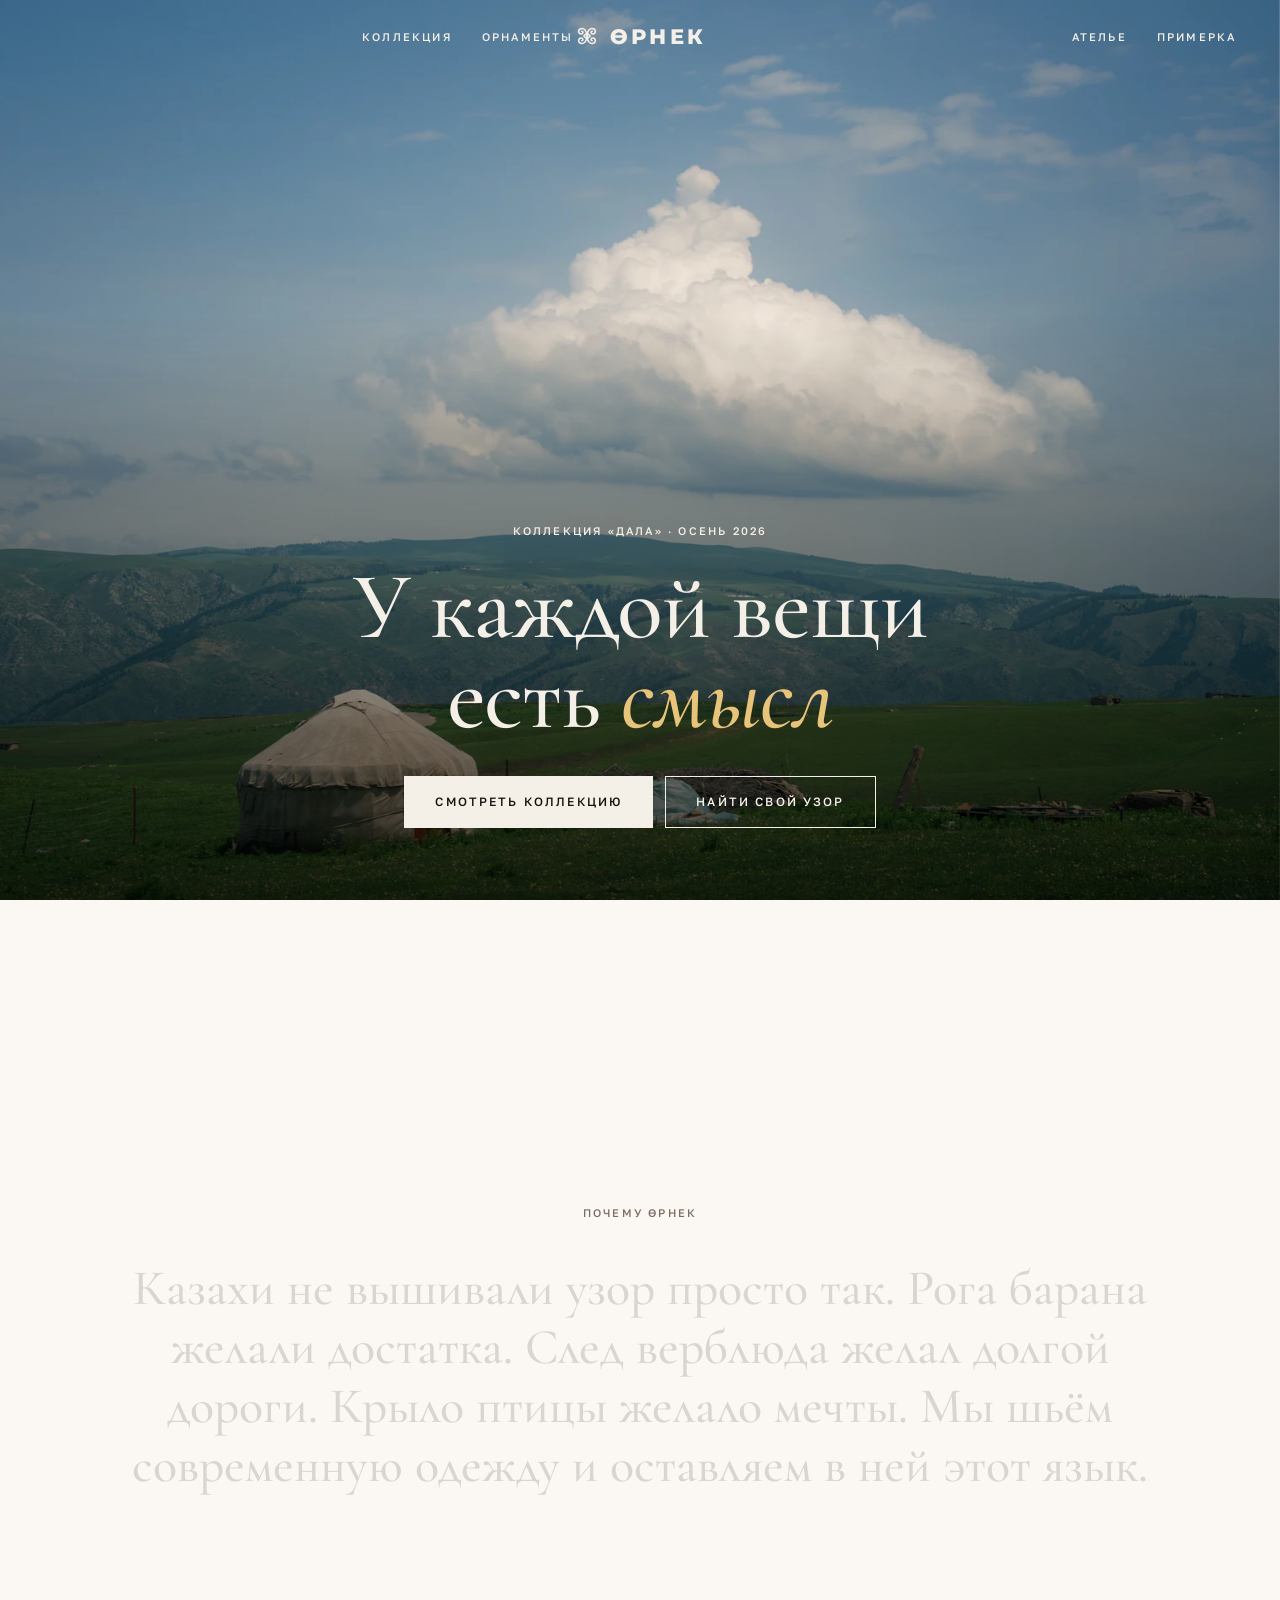
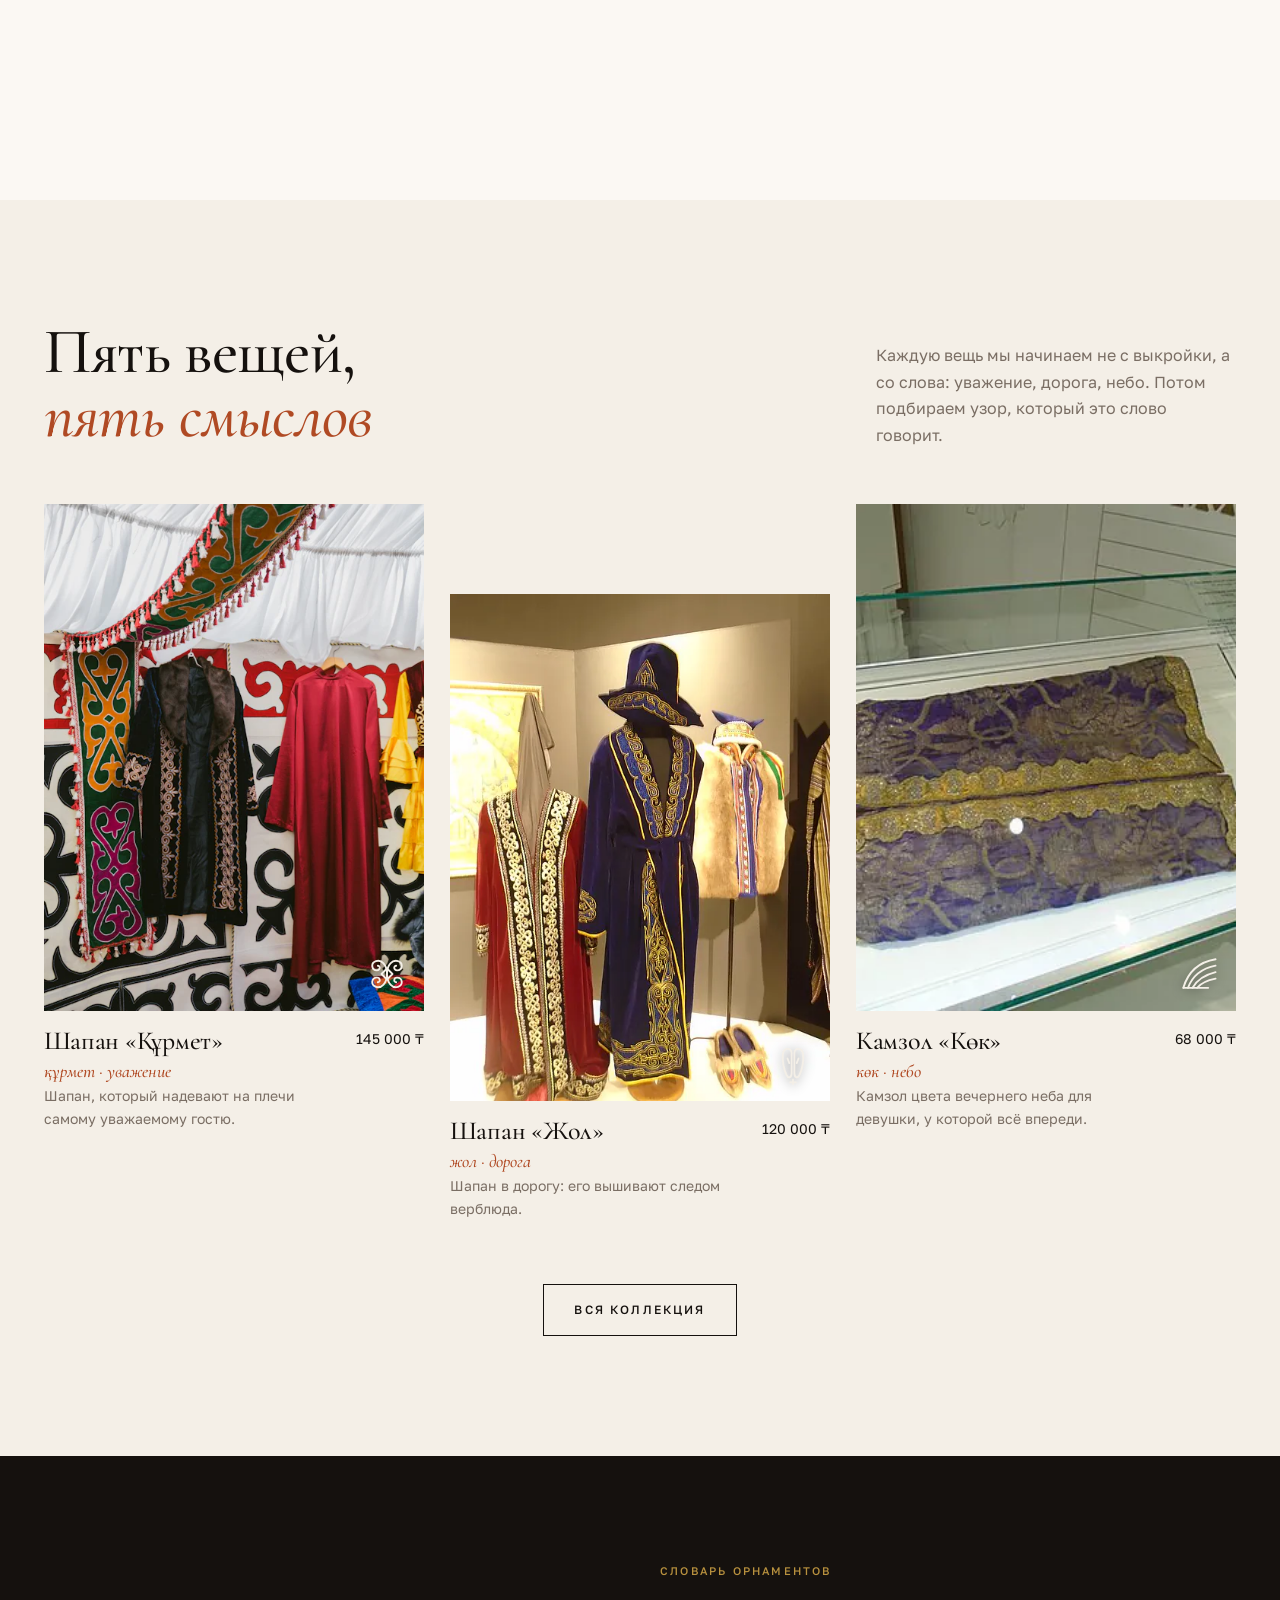
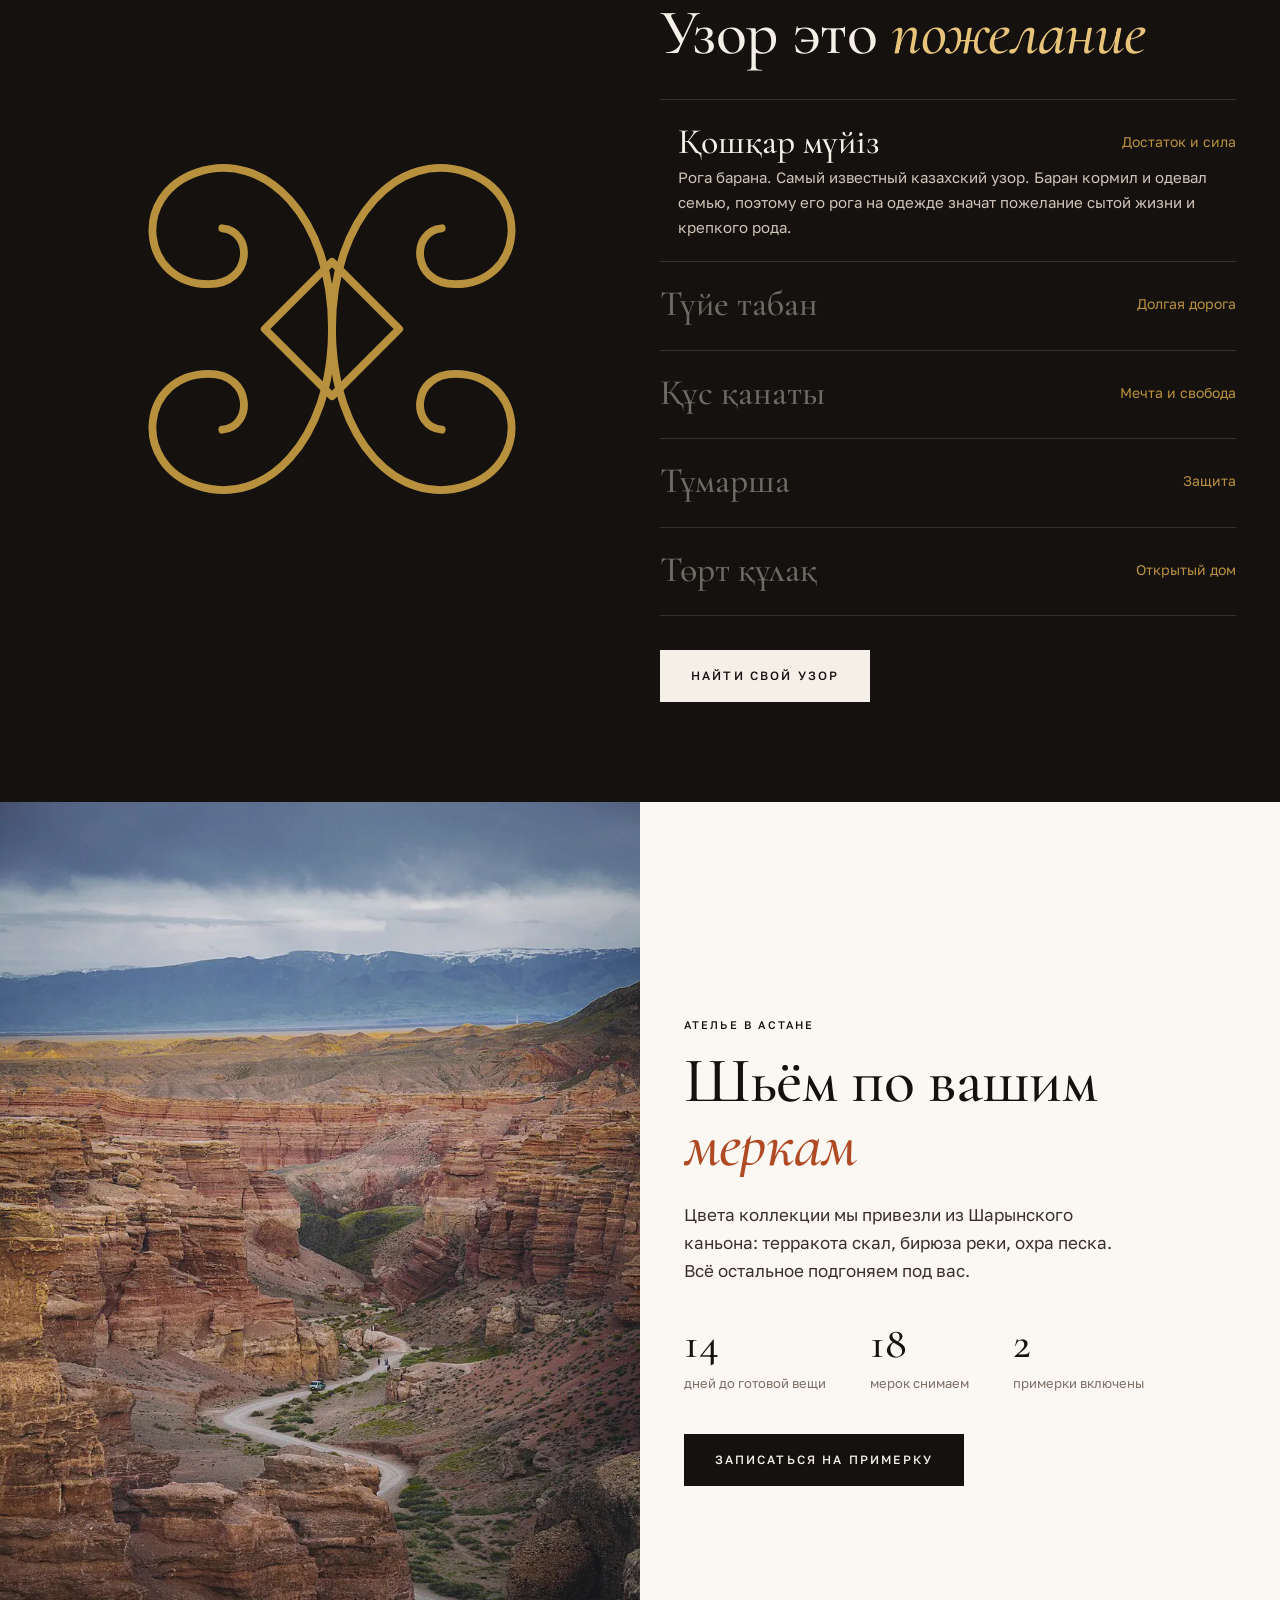
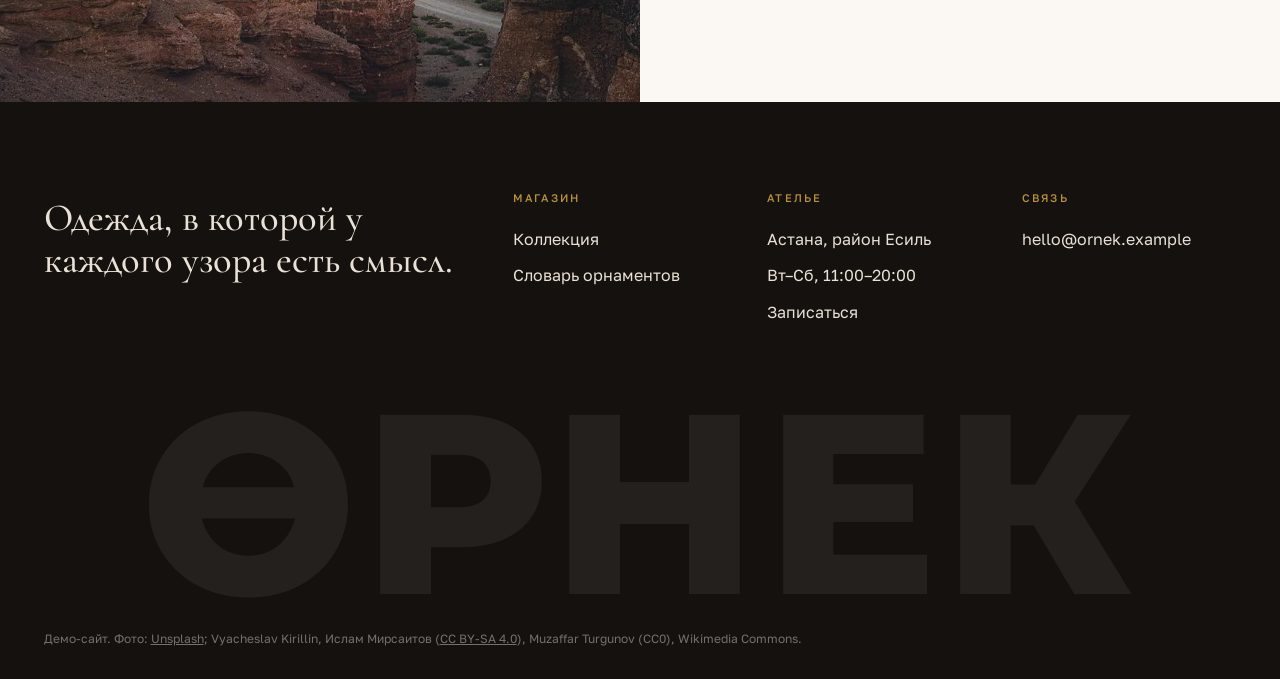
<file: demos/qazaq/index.html>
<!doctype html>
<html lang="ru">
<head>
<meta charset="utf-8">
<meta name="viewport" content="width=device-width, initial-scale=1">
<title>ӨРНЕК — одежда, в которой у каждого узора есть смысл</title>
<meta name="description" content="Шапаны и камзолы современного кроя с казахскими орнаментами. У каждой вещи свой смысл. Шьём в Астане по меркам.">
<meta property="og:title" content="ӨРНЕК — у каждой вещи есть смысл">
<meta property="og:image" content="assets/img/u-steppe-1600.webp">
<meta name="theme-color" content="#15110E">
<link rel="icon" href="assets/icon.svg">
<link rel="preconnect" href="https://fonts.googleapis.com"><link rel="preconnect" href="https://fonts.gstatic.com" crossorigin>
<link href="https://fonts.googleapis.com/css2?family=Cormorant+Garamond:ital,wght@0,500;1,500&family=Golos+Text:wght@400;500&family=Montserrat:wght@800&display=swap" rel="stylesheet">
<link rel="stylesheet" href="site.css">
<style>
.hero{height:100svh;min-height:600px;position:relative;display:grid;grid-template-columns:1fr;color:var(--bg);overflow:hidden}
.hero .ph{overflow:hidden}
.hero .ph img{animation:zoom 3.2s var(--ease) both}
@keyframes zoom{from{transform:scale(1.25);filter:brightness(.4)}to{transform:none;filter:none}}
.hero::after{content:"";position:absolute;inset:0;background:linear-gradient(180deg,#0000 35%,#000a 100%);pointer-events:none}
.hero .txt{position:absolute;inset:auto 0 0;z-index:2;text-align:center;padding-bottom:clamp(40px,8vh,90px)}
.hero h1 .rv>span{animation:up 1.2s var(--ease) both}
.hero h1 .rv:nth-child(2)>span{animation-delay:.12s}
@keyframes up{from{transform:translateY(105%)}to{transform:none}}
.hero .cap,.hero .acts{animation:fade 1s .7s var(--ease) both}
.hero .acts{margin-top:34px;display:flex;gap:12px;justify-content:center;flex-wrap:wrap}
@keyframes fade{from{opacity:0;transform:translateY(14px)}}
.hero h1{margin-top:20px}
.hero h1 em{color:#E7C47A}

.mani{min-height:100svh;display:grid;place-items:center;padding:120px 0;background:var(--paper)}
.mani p{font:500 clamp(30px,3.9vw,60px)/1.18 var(--serif);max-width:1100px;text-align:center}
.mani .w{color:#15110e26;transition:color .4s}
.mani .w.lit{color:var(--ink)}
.mani .w.key.lit{color:var(--clay);font-style:italic}
.mani .cap{display:block;text-align:center;margin-bottom:40px;color:var(--muted)}

.five{padding:120px 0}
.five .head{display:flex;justify-content:space-between;align-items:end;gap:30px;margin-bottom:56px}
.five .head p{max-width:360px;color:var(--muted)}
.grid3{display:grid;grid-template-columns:repeat(3,1fr);gap:clamp(16px,2vw,32px)}
.grid3 .tile:nth-child(2){margin-top:90px}

.lang{background:var(--ink);color:var(--bg);min-height:100svh;display:grid;grid-template-columns:1fr 1fr;align-items:center;gap:40px;padding-block:100px}
.lang .stage{aspect-ratio:1;max-width:560px;width:100%;justify-self:center;position:relative;color:var(--gold)}
.lang .stage .orn{position:absolute;inset:0;stroke-width:1.4;opacity:0;transition:stroke-dashoffset 1.8s var(--ease),opacity .4s}
.lang .stage .orn.on{opacity:1;stroke-dashoffset:0}
.lang ol{list-style:none;border-top:1px solid #ffffff22}
.lang li button{all:unset;box-sizing:border-box;cursor:pointer;display:grid;grid-template-columns:1fr auto;gap:4px 20px;width:100%;padding:22px 0;border-bottom:1px solid #ffffff22;transition:padding .4s var(--ease)}
.lang li button:hover,.lang li button.on{padding-left:18px}
.lang li button:focus-visible{outline:2px solid var(--gold)}
.lang li b{font:500 clamp(28px,2.8vw,42px)/1.1 var(--serif);color:#f4efe766;transition:color .3s}
.lang li button.on b,.lang li button:hover b{color:var(--bg)}
.lang li span{align-self:center;font-size:14px;color:var(--gold)}
.lang li small{grid-column:1/-1;font-size:15px;color:#cfc4b8;max-height:0;overflow:hidden;transition:max-height .5s var(--ease)}
.lang li button.on small{max-height:120px}
.lang h2{margin-bottom:34px}
.lang .more{margin-top:34px}

.atl{display:grid;grid-template-columns:1fr 1fr;min-height:100svh;background:var(--paper)}
.atl .ph{overflow:hidden}
.atl .ph img{transition:transform 1.6s var(--ease)}
.atl:hover .ph img{transform:scale(1.03)}
.atl .t{display:flex;flex-direction:column;justify-content:center;padding:80px var(--pad)}
.atl .t p{color:var(--ink-2);max-width:460px;margin:24px 0 36px;font-size:17px}
.atl dl{display:grid;grid-template-columns:repeat(3,auto);justify-content:start;gap:8px 44px;margin-bottom:40px}
.atl dt{font:500 44px/1 var(--serif)}
.atl dd{font-size:13px;color:var(--muted);grid-row:2}

@media (max-width:900px){
  .hero .ph img{object-position:40% 50%}
  .grid3,.lang,.atl{grid-template-columns:1fr}
  .grid3 .tile:nth-child(2){margin-top:0}
  .five .head{flex-direction:column;align-items:start}
  .atl .ph{aspect-ratio:4/3}
  .hero .acts .btn{width:100%}
  .atl dl{gap:8px 24px}
}
</style>
</head>
<body data-over="1">
<main id="main">
<section class="hero" data-enter>
  <div class="ph"><img src="assets/img/u-steppe-1600.webp" srcset="assets/img/u-steppe-960.webp 960w, assets/img/u-steppe-1600.webp 1600w, assets/img/u-steppe-2400.webp 2400w" sizes="100vw" width="2400" height="1600" alt="Белая юрта в зелёной степи у подножия гор под большим облаком" fetchpriority="high"></div>
  <div class="txt px">
    <span class="cap">Коллекция «Дала» · осень 2026</span>
    <h1><span class="rv"><span>У каждой вещи</span></span><span class="rv"><span>есть <em>смысл</em></span></span></h1>
    <div class="acts"><a class="btn light" href="collection.html">Смотреть коллекцию</a><a class="btn light" style="background:transparent;color:var(--bg)" href="ornaments.html">Найти свой узор</a></div>
  </div>
</section>

<section class="mani px" id="mani">
  <div><span class="cap">Почему ӨРНЕК</span>
  <p id="maniText">Казахи не вышивали узор просто так. Рога барана желали <k>достатка</k>. След верблюда желал <k>долгой дороги</k>. Крыло птицы желало <k>мечты</k>. Мы шьём современную одежду и оставляем в ней этот <k>язык</k>.</p></div>
</section>

<section class="five px">
  <div class="head io">
    <h2><span class="rv"><span>Пять вещей,</span></span><span class="rv"><span><em>пять смыслов</em></span></span></h2>
    <p>Каждую вещь мы начинаем не с выкройки, а со слова: уважение, дорога, небо. Потом подбираем узор, который это слово говорит.</p>
  </div>
  <div class="grid3" id="three"></div>
  <p style="text-align:center;margin-top:64px"><a class="btn ghost" href="collection.html">Вся коллекция</a></p>
</section>

<section class="lang px io">
  <div class="stage" id="stage"></div>
  <div>
    <span class="cap" style="color:var(--gold)">Словарь орнаментов</span>
    <h2 style="margin-top:18px">Узор это <em style="color:#E7C47A">пожелание</em></h2>
    <ol id="olist"></ol>
    <a class="btn light more" href="ornaments.html">Найти свой узор</a>
  </div>
</section>

<section class="atl">
  <div class="ph"><img src="assets/img/photo-f119326321-960.webp" srcset="assets/img/photo-f119326321-500.webp 500w, assets/img/photo-f119326321-960.webp 960w, assets/img/photo-f119326321.webp 1280w" sizes="(max-width:900px) 100vw, 50vw" alt="Красные скалы Шарынского каньона" loading="lazy"></div>
  <div class="t io">
    <span class="cap">Ателье в Астане</span>
    <h2 style="margin-top:18px"><span class="rv"><span>Шьём по вашим</span></span><span class="rv"><span><em>меркам</em></span></span></h2>
    <p>Цвета коллекции мы привезли из Шарынского каньона: терракота скал, бирюза реки, охра песка. Всё остальное подгоняем под вас.</p>
    <dl><dt>14</dt><dd>дней до готовой вещи</dd><dt>18</dt><dd>мерок снимаем</dd><dt>2</dt><dd>примерки включены</dd></dl>
    <div><a class="btn" href="atelier.html#book">Записаться на примерку</a></div>
  </div>
</section>
</main>

<script src="data.js"></script>
<script src="site.js"></script>
<script>
document.getElementById('three').innerHTML = ITEMS.slice(0,3).map(it => tile(it)).join('');

// manifesto: words light up as the paragraph passes
const mt = document.getElementById('maniText');
mt.innerHTML = mt.innerHTML.replace(/<k>(.*?)<\/k>/g, (m, w) => w.split(' ').map(x => '\u0001' + x).join(' ')).split(' ').map(w => w.startsWith('\u0001') ? `<span class="w key">${w.slice(1)}</span>` : `<span class="w">${w}</span>`).join(' ');
const words = [...mt.querySelectorAll('.w')];
const lightUp = () => { const r = mt.getBoundingClientRect(); const p = Math.min(1, Math.max(0, (innerHeight * .85 - r.top) / (r.height + innerHeight * .35))); const n = Math.round(p * words.length); words.forEach((w, i) => w.classList.toggle('lit', i < n)); };
reduce ? words.forEach(w => w.classList.add('lit')) : (addEventListener('scroll', lightUp, {passive:true}), lightUp());

// ornament list: choose one, it draws itself
const keys = Object.keys(ORN), stage = document.getElementById('stage'), ol = document.getElementById('olist');
stage.innerHTML = keys.map(k => svgOrn(k)).join('');
ol.innerHTML = keys.map(k => `<li><button type="button" data-k="${k}"><b>${ORN[k].kz}</b><span>${ORN[k].means}</span><small>${ORN[k].ru}. ${ORN[k].text}</small></button></li>`).join('');
const pick = k => { stage.querySelectorAll('.orn').forEach((s, i) => s.classList.toggle('on', keys[i] === k)); ol.querySelectorAll('button').forEach(b => b.classList.toggle('on', b.dataset.k === k)); };
ol.querySelectorAll('button').forEach(b => { b.onmouseenter = b.onfocus = b.onclick = () => pick(b.dataset.k); });
pick('horn');
</script>
</body>
</html>
</file>
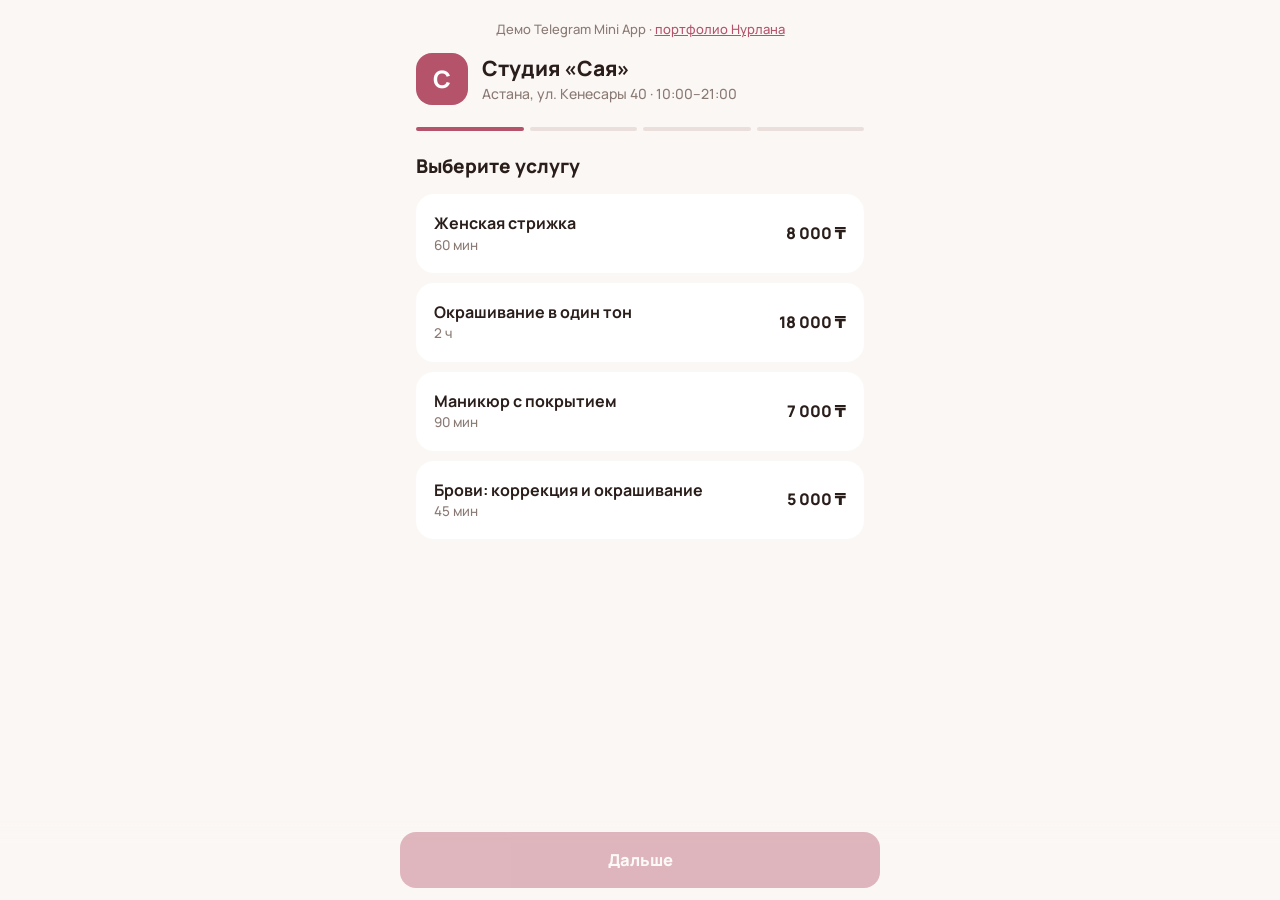
<file: demos/salon/index.html>
<!doctype html>
<html lang="ru">
<head>
<meta charset="utf-8">
<meta name="viewport" content="width=device-width, initial-scale=1, viewport-fit=cover">
<title>Студия «Сая»: онлайн-запись</title>
<meta name="description" content="Демо Telegram Mini App: запись в салон красоты за 4 шага.">
<script src="https://telegram.org/js/telegram-web-app.js"></script>
<link rel="preconnect" href="https://fonts.googleapis.com">
<link rel="preconnect" href="https://fonts.gstatic.com" crossorigin>
<link href="https://fonts.googleapis.com/css2?family=Manrope:wght@400;500;700;800&display=swap" rel="stylesheet">
<style>
:root{
  --bg:var(--tg-theme-bg-color,#FBF7F4); --text:var(--tg-theme-text-color,#2A1E1B);
  --hint:var(--tg-theme-hint-color,#8A7A74); --card:var(--tg-theme-secondary-bg-color,#FFFFFF);
  --accent:#B4536A; --accent-soft:#F3E1E5; --line:#EADFDA;
}
*{box-sizing:border-box;margin:0;padding:0}
body{background:var(--bg);color:var(--text);font:500 16px/1.45 "Manrope",system-ui,sans-serif;min-height:100vh;-webkit-font-smoothing:antialiased}
button{font:inherit;color:inherit;background:none;border:0;cursor:pointer}
:focus-visible{outline:3px solid var(--accent);outline-offset:2px;border-radius:12px}
.app{max-width:480px;margin:0 auto;padding:20px 16px 120px}
.demo{font-size:13px;color:var(--hint);text-align:center;margin-bottom:14px}
.demo a{color:var(--accent)}
header{display:flex;align-items:center;gap:14px;margin-bottom:22px}
.logo{width:52px;height:52px;border-radius:16px;background:var(--accent);color:#fff;display:grid;place-items:center;font:800 24px "Manrope"}
header h1{font-size:21px;font-weight:800}
header p{color:var(--hint);font-size:14px}
.progress{display:flex;gap:6px;margin-bottom:22px}
.progress i{flex:1;height:4px;border-radius:4px;background:var(--line);transition:background .3s}
.progress i.on{background:var(--accent)}
h2{font-size:19px;font-weight:800;margin-bottom:14px}
.list{display:grid;gap:10px}
.opt{display:flex;justify-content:space-between;align-items:center;gap:12px;width:100%;text-align:left;background:var(--card);border:2px solid transparent;border-radius:18px;padding:16px;transition:border-color .15s}
.opt[aria-pressed=true]{border-color:var(--accent)}
.opt small{display:block;color:var(--hint);font-size:13.5px;font-weight:500}
.opt b{font-weight:700}
.price{font-weight:800;white-space:nowrap}
.master{display:flex;align-items:center;gap:14px}
.face{width:48px;height:48px;border-radius:50%;display:grid;place-items:center;font-weight:800;color:#fff;flex:none}
.stars{color:#D69A2D;font-size:13px}
.days{display:flex;gap:8px;overflow-x:auto;padding-bottom:6px;margin-bottom:18px;scrollbar-width:none}
.day{flex:none;width:62px;padding:10px 0;border-radius:16px;background:var(--card);text-align:center;border:2px solid transparent}
.day small{display:block;color:var(--hint);font-size:12px}
.day b{font-size:19px}
.day[aria-pressed=true]{border-color:var(--accent);background:var(--accent-soft)}
.slots{display:grid;grid-template-columns:repeat(4,1fr);gap:8px}
.slot{padding:12px 0;border-radius:14px;background:var(--card);font-weight:700;border:2px solid transparent}
.slot:disabled{color:var(--hint);text-decoration:line-through;opacity:.55;cursor:default}
.slot[aria-pressed=true]{background:var(--accent);color:#fff}
.summary{background:var(--card);border-radius:20px;padding:18px;display:grid;gap:12px;margin-bottom:16px}
.summary div{display:flex;justify-content:space-between;gap:12px}
.summary span{color:var(--hint)}
label{display:block;font-size:14px;color:var(--hint);margin:12px 0 6px}
input{width:100%;font:inherit;padding:14px 16px;border-radius:14px;border:2px solid var(--line);background:var(--card);color:var(--text)}
input:focus{outline:none;border-color:var(--accent)}
.done{text-align:center;padding-top:30px}
.check{width:84px;height:84px;border-radius:50%;background:var(--accent-soft);display:grid;place-items:center;margin:0 auto 18px}
.check svg{width:42px;height:42px;stroke:var(--accent);stroke-dasharray:40;stroke-dashoffset:40;animation:draw .5s .15s ease-out forwards}
@keyframes draw{to{stroke-dashoffset:0}}
.done p{color:var(--hint);margin:8px 0 22px}
.notice{background:var(--card);border-radius:18px;padding:14px 16px;text-align:left;font-size:14.5px;border-left:4px solid var(--accent)}
.notice b{display:block;margin-bottom:4px}
.bar{position:fixed;left:0;right:0;bottom:0;padding:12px 16px calc(12px + env(safe-area-inset-bottom));background:linear-gradient(transparent,var(--bg) 30%)}
.bar div{max-width:480px;margin:0 auto;display:flex;gap:10px}
.next{flex:1;padding:16px;border-radius:16px;background:var(--accent);color:#fff;font-weight:800;font-size:16.5px}
.next:disabled{opacity:.4;cursor:default}
.back{padding:16px 18px;border-radius:16px;background:var(--card);font-weight:700}
.screen{animation:in .25s ease-out}
@keyframes in{from{opacity:0;transform:translateX(12px)}}
@media (prefers-reduced-motion:reduce){.screen,.check svg{animation:none;stroke-dashoffset:0}}
</style>
</head>
<body>
<div class="app">
  <p class="demo" id="demoNote">Демо Telegram Mini App · <a href="../../">портфолио Нурлана</a></p>
  <header>
    <div class="logo" aria-hidden="true">С</div>
    <div><h1>Студия «Сая»</h1><p>Астана, ул. Кенесары 40 · 10:00–21:00</p></div>
  </header>
  <div class="progress" aria-hidden="true"><i></i><i></i><i></i><i></i></div>
  <main id="screen" aria-live="polite"></main>
</div>
<div class="bar" id="bar"><div><button class="back" id="back" type="button">Назад</button><button class="next" id="next" type="button">Дальше</button></div></div>

<script>
const tg = window.Telegram && Telegram.WebApp && Telegram.WebApp.initData ? Telegram.WebApp : null;
if (tg) { tg.ready(); tg.expand(); document.getElementById('demoNote').hidden = true; }

const SERVICES = [
  { id:'cut', name:'Женская стрижка', time:'60 мин', price:8000 },
  { id:'color', name:'Окрашивание в один тон', time:'2 ч', price:18000 },
  { id:'mani', name:'Маникюр с покрытием', time:'90 мин', price:7000 },
  { id:'brows', name:'Брови: коррекция и окрашивание', time:'45 мин', price:5000 },
];
const MASTERS = [
  { id:'a', name:'Айгерим', role:'топ-мастер, стаж 8 лет', rate:'4,9', color:'#B4536A', does:['cut','color'] },
  { id:'d', name:'Дана', role:'стилист-колорист', rate:'4,8', color:'#7A5C9E', does:['cut','color','brows'] },
  { id:'m', name:'Мадина', role:'мастер ногтевого сервиса', rate:'5,0', color:'#3F8A7A', does:['mani'] },
  { id:'k', name:'Камила', role:'бровист', rate:'4,9', color:'#C07A2C', does:['brows'] },
];
const TIMES = ['10:00','11:00','12:00','13:30','15:00','16:00','17:30','19:00'];
const fmt = n => n.toLocaleString('ru-RU') + ' ₸';
const S = { step:0, service:null, master:null, day:null, time:null, name:'', phone:'' };

function days() {
  const out = [], wd = ['вс','пн','вт','ср','чт','пт','сб'];
  for (let i = 0; i < 10; i++) { const d = new Date(); d.setDate(d.getDate() + i); out.push({ key:d.toDateString(), wd: i === 0 ? 'сег' : wd[d.getDay()], n:d.getDate(), d }); }
  return out;
}
// занятые слоты — детерминированно от даты и мастера, чтобы выглядело живо
const busy = (day, m, t) => ((day.n * 7 + m.charCodeAt(0) + t.length * TIMES.indexOf(t)) % 5) === 0;

const $ = s => document.querySelector(s);
const svc = () => SERVICES.find(x => x.id === S.service);
const mst = () => MASTERS.find(x => x.id === S.master);

function render() {
  document.querySelectorAll('.progress i').forEach((el, i) => el.classList.toggle('on', i <= Math.min(S.step, 3)));
  const el = $('#screen'); let h = '';
  if (S.step === 0) {
    h = '<h2>Выберите услугу</h2><div class="list">' + SERVICES.map(s =>
      `<button class="opt" type="button" data-svc="${s.id}" aria-pressed="${S.service === s.id}"><span><b>${s.name}</b><small>${s.time}</small></span><span class="price">${fmt(s.price)}</span></button>`).join('') + '</div>';
  } else if (S.step === 1) {
    h = '<h2>Выберите мастера</h2><div class="list">' + MASTERS.filter(m => m.does.includes(S.service)).map(m =>
      `<button class="opt" type="button" data-m="${m.id}" aria-pressed="${S.master === m.id}"><span class="master"><span class="face" style="background:${m.color}">${m.name[0]}</span><span><b>${m.name}</b><small>${m.role}</small></span></span><span class="stars">★ ${m.rate}</span></button>`).join('') + '</div>';
  } else if (S.step === 2) {
    const ds = days(); if (!S.day) S.day = ds[0].key;
    const day = ds.find(x => x.key === S.day);
    h = '<h2>Дата и время</h2><div class="days" role="group" aria-label="Дата">' + ds.map(d =>
      `<button class="day" type="button" data-day="${d.key}" aria-pressed="${S.day === d.key}"><small>${d.wd}</small><b>${d.n}</b></button>`).join('') + '</div>' +
      '<div class="slots" role="group" aria-label="Время">' + TIMES.map(t => {
        const past = day === ds[0] && +t.slice(0,2) <= new Date().getHours();
        return `<button class="slot" type="button" data-t="${t}" aria-pressed="${S.time === t}" ${past || busy(day, S.master, t) ? 'disabled' : ''}>${t}</button>`; }).join('') + '</div>';
  } else if (S.step === 3) {
    const d = days().find(x => x.key === S.day).d;
    h = `<h2>Проверьте запись</h2><div class="summary">
      <div><span>Услуга</span><b>${svc().name}</b></div><div><span>Мастер</span><b>${mst().name}</b></div>
      <div><span>Когда</span><b>${d.toLocaleDateString('ru-RU',{day:'numeric',month:'long'})}, ${S.time}</b></div>
      <div><span>Стоимость</span><b>${fmt(svc().price)}</b></div></div>
      <label for="nm">Ваше имя</label><input id="nm" autocomplete="given-name" value="${S.name}" placeholder="Например, Асель">
      <label for="ph">Телефон</label><input id="ph" type="tel" autocomplete="tel" inputmode="tel" value="${S.phone}" placeholder="+7 7__ ___ __ __">`;
  } else {
    const d = days().find(x => x.key === S.day).d;
    h = `<div class="done"><div class="check"><svg viewBox="0 0 24 24" fill="none" stroke-width="3" stroke-linecap="round" stroke-linejoin="round"><path d="M5 12.5l4.5 4.5L19 7.5"/></svg></div>
      <h2>Вы записаны, ${S.name}</h2><p>${svc().name} у мастера ${mst().name},<br>${d.toLocaleDateString('ru-RU',{day:'numeric',month:'long'})} в ${S.time}</p>
      <div class="notice"><b>Что происходит дальше</b>Администратор сразу получает запись в Telegram, а она попадает в Google Таблицу. За день до визита бот напомнит вам и предложит перенести запись, если планы изменились.</div></div>`;
  }
  el.innerHTML = '<div class="screen">' + h + '</div>';
  bar();
}

function ready() {
  return [S.service, S.master, S.time, S.name.trim().length > 1 && S.phone.replace(/\D/g,'').length >= 10][S.step];
}
function bar() {
  const next = $('#next'), back = $('#back');
  back.hidden = S.step === 0 || S.step === 4;
  next.textContent = S.step === 3 ? 'Записаться' : S.step === 4 ? 'Записаться ещё раз' : 'Дальше';
  next.disabled = S.step < 4 && !ready();
  if (tg) { $('#bar').hidden = true; const mb = tg.MainButton; mb.setText(next.textContent); next.disabled ? mb.disable() : mb.enable(); mb.show(); S.step > 0 && S.step < 4 ? tg.BackButton.show() : tg.BackButton.hide(); }
}
function go(d) {
  if (S.step === 4) Object.assign(S, { step:0, service:null, master:null, day:null, time:null });
  else S.step = Math.max(0, S.step + d);
  if (S.step === 4 && tg) tg.HapticFeedback.notificationOccurred('success');
  render(); window.scrollTo(0, 0);
}

document.addEventListener('click', e => {
  const b = e.target.closest('button'); if (!b) return;
  if (b.dataset.svc) { S.service = b.dataset.svc; S.master = null; S.time = null; }
  else if (b.dataset.m) { S.master = b.dataset.m; S.time = null; }
  else if (b.dataset.day) { S.day = b.dataset.day; S.time = null; }
  else if (b.dataset.t) S.time = b.dataset.t;
  else return;
  if (tg) tg.HapticFeedback.selectionChanged();
  render();
});
document.addEventListener('input', e => { if (e.target.id === 'nm') S.name = e.target.value; if (e.target.id === 'ph') S.phone = e.target.value; bar(); });
$('#next').onclick = () => go(1);
$('#back').onclick = () => go(-1);
if (tg) { tg.MainButton.color = '#B4536A'; tg.MainButton.onClick(() => !$('#next').disabled && go(1)); tg.BackButton.onClick(() => go(-1)); }
render();
</script>
</body>
</html>
</file>
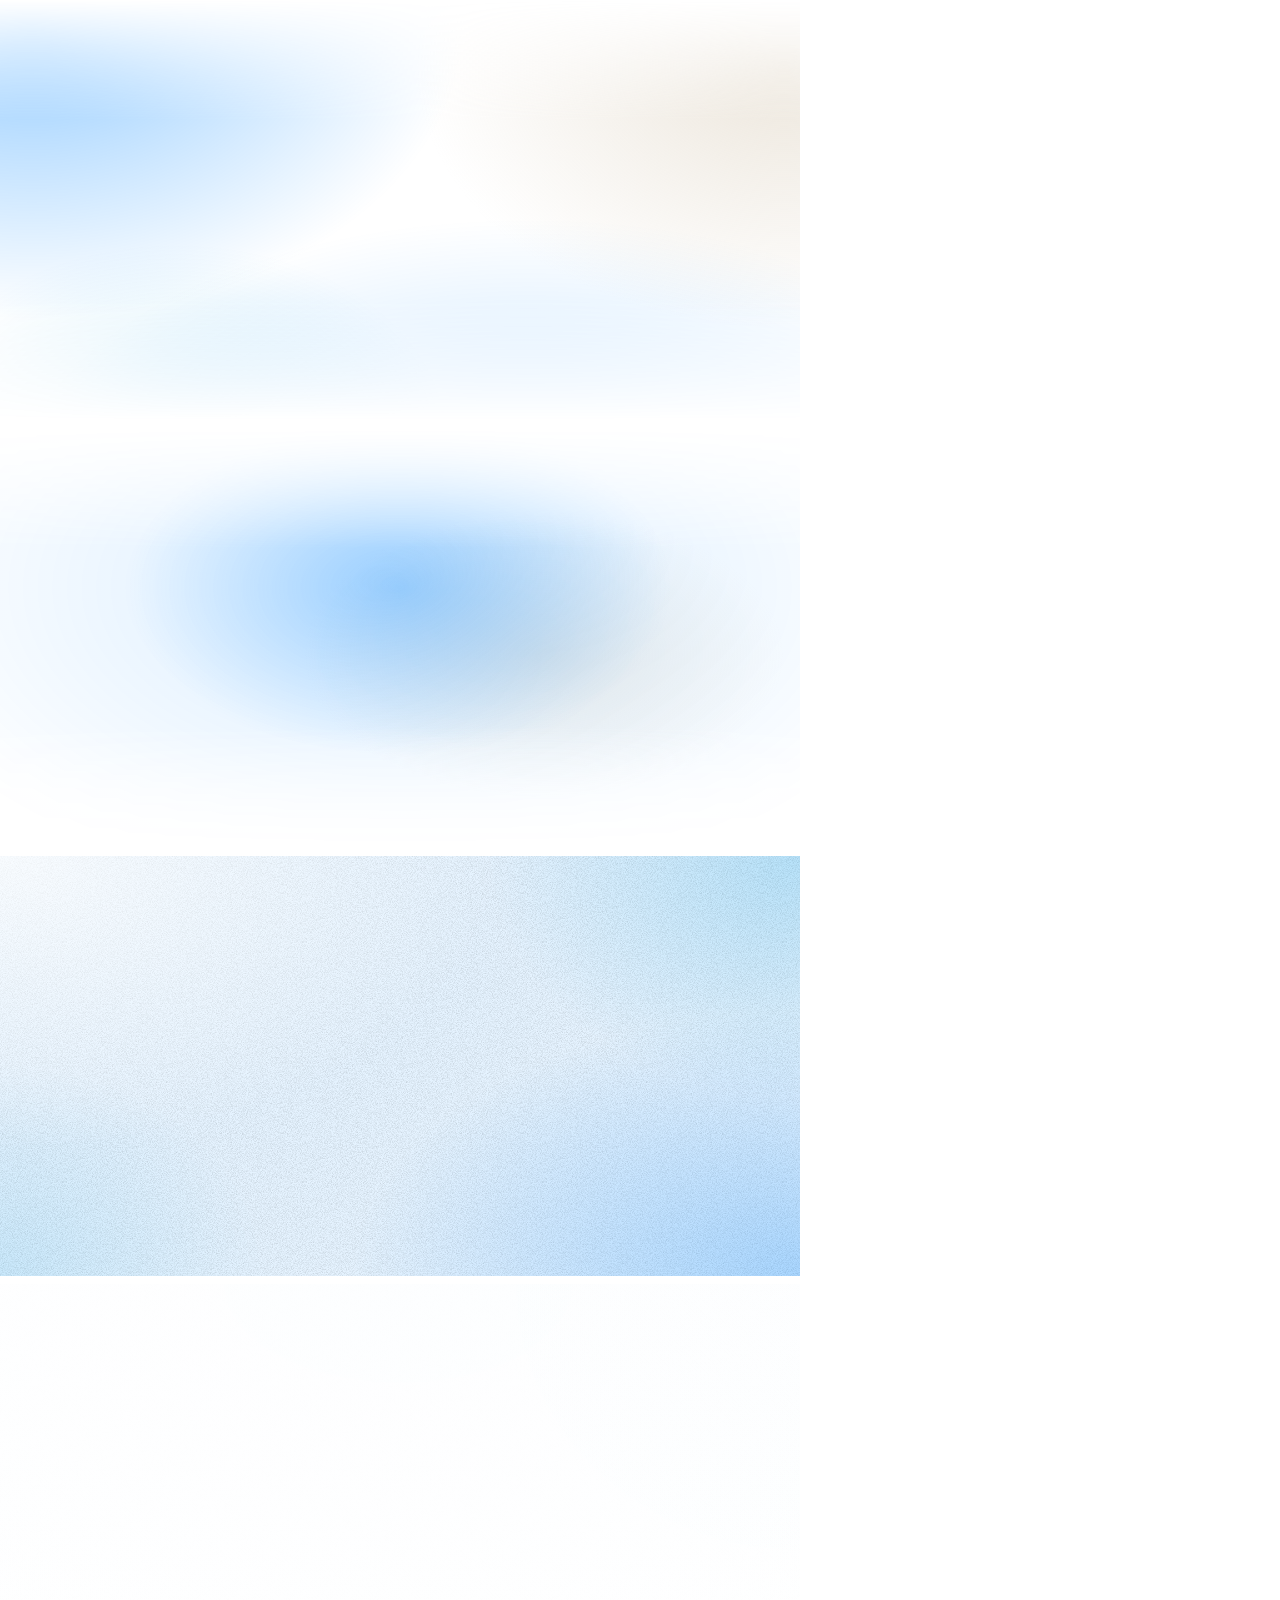
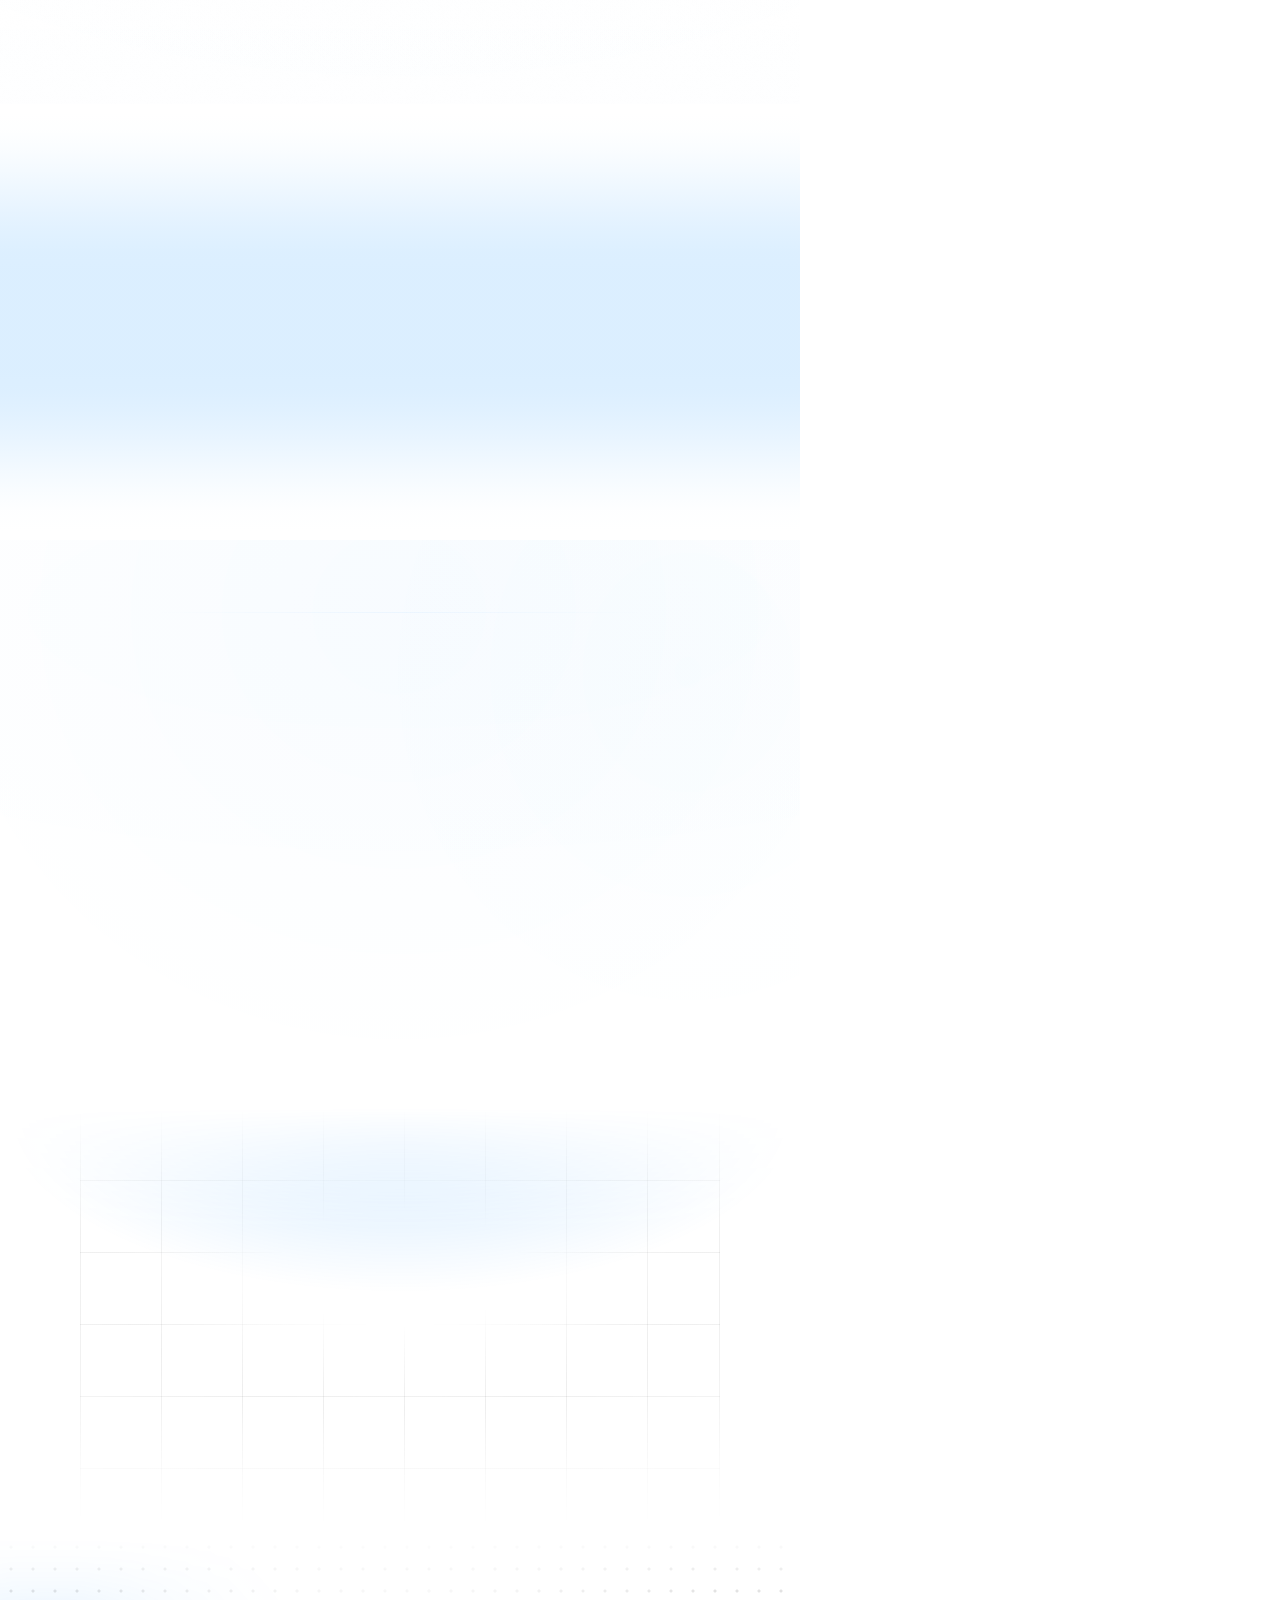
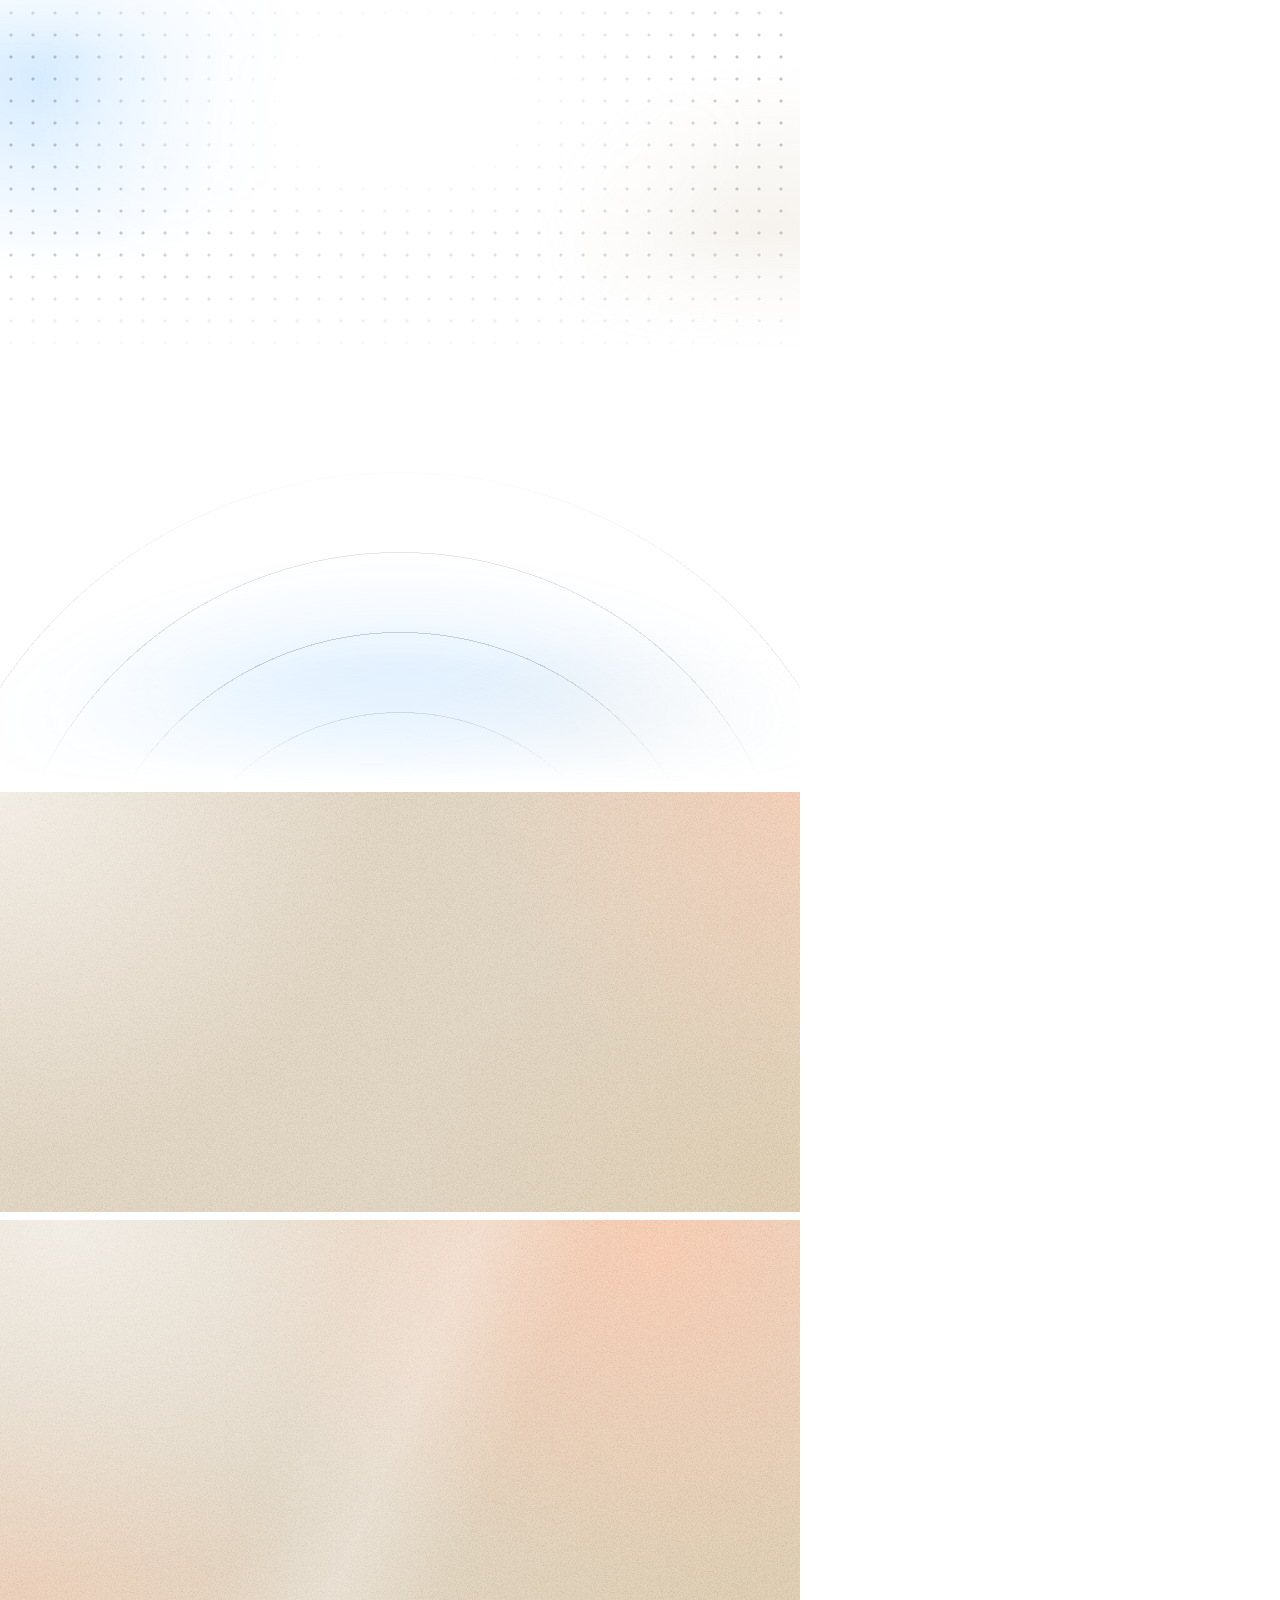
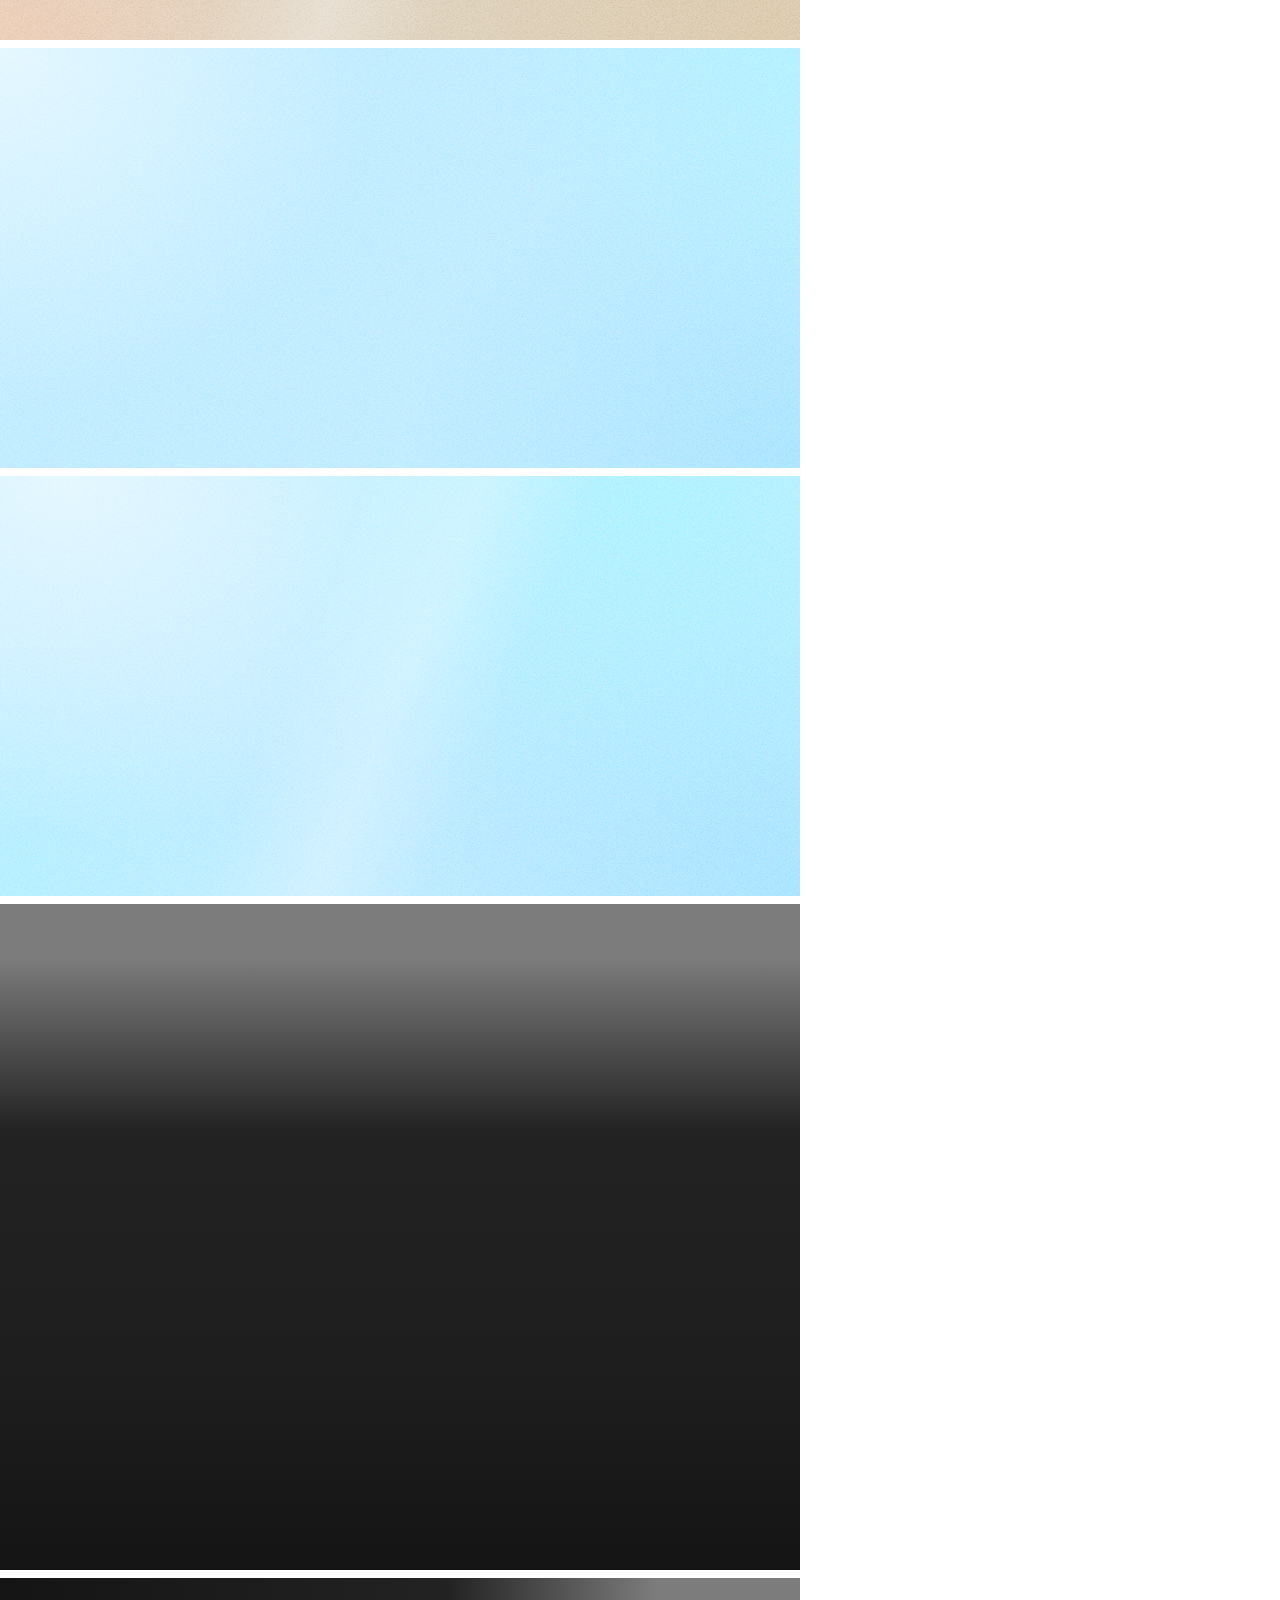
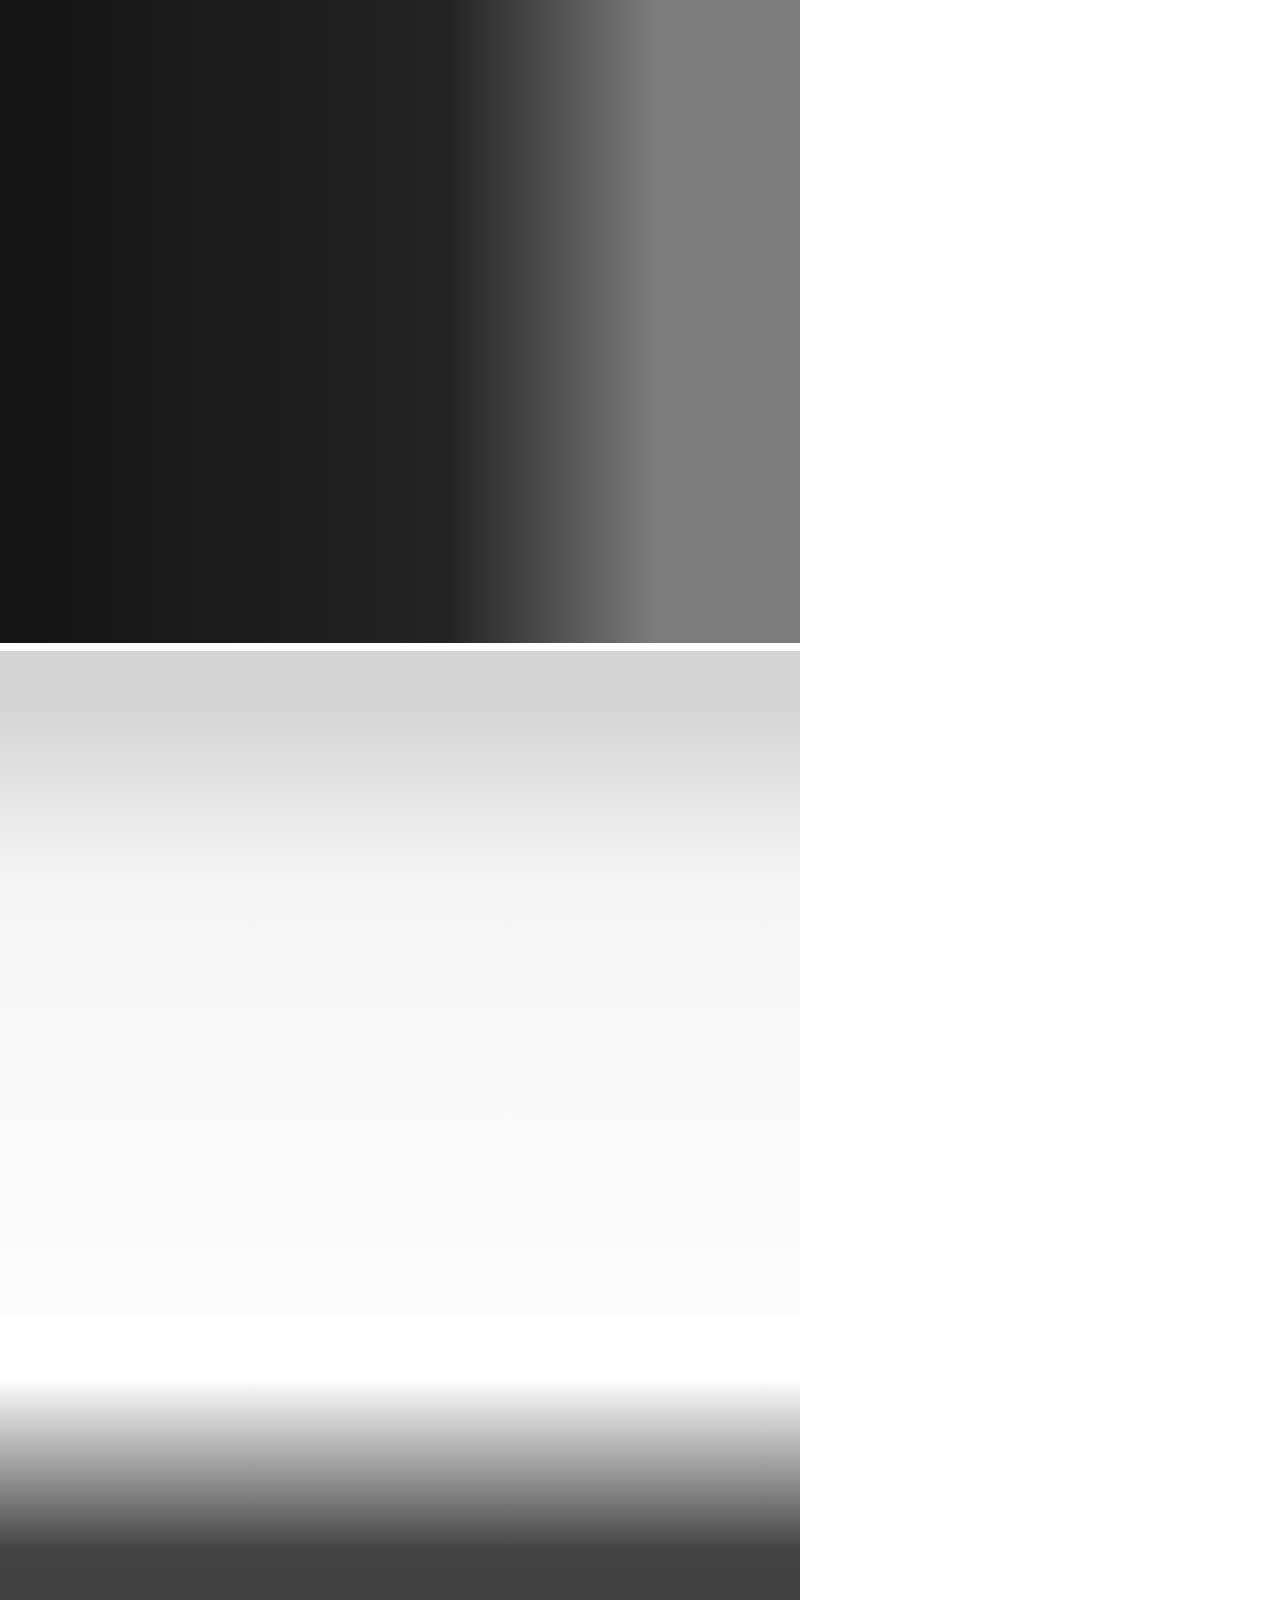
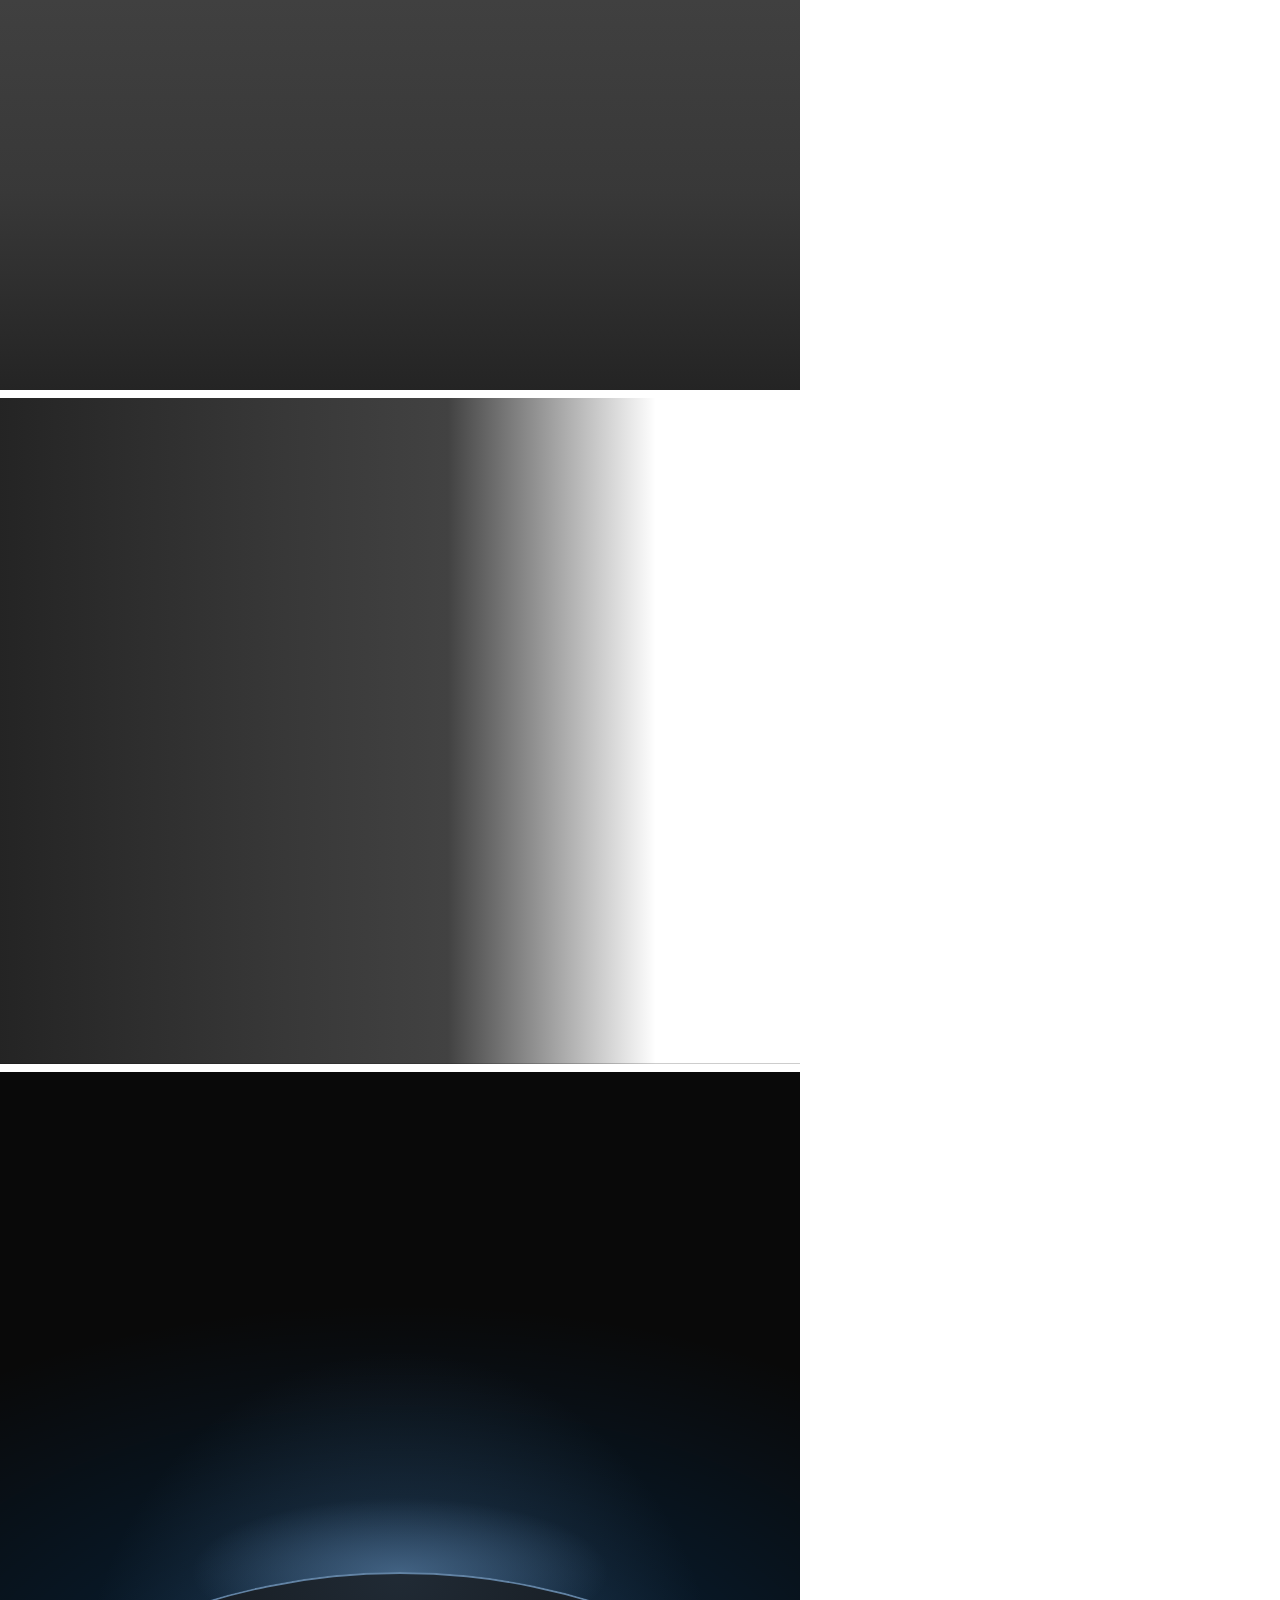
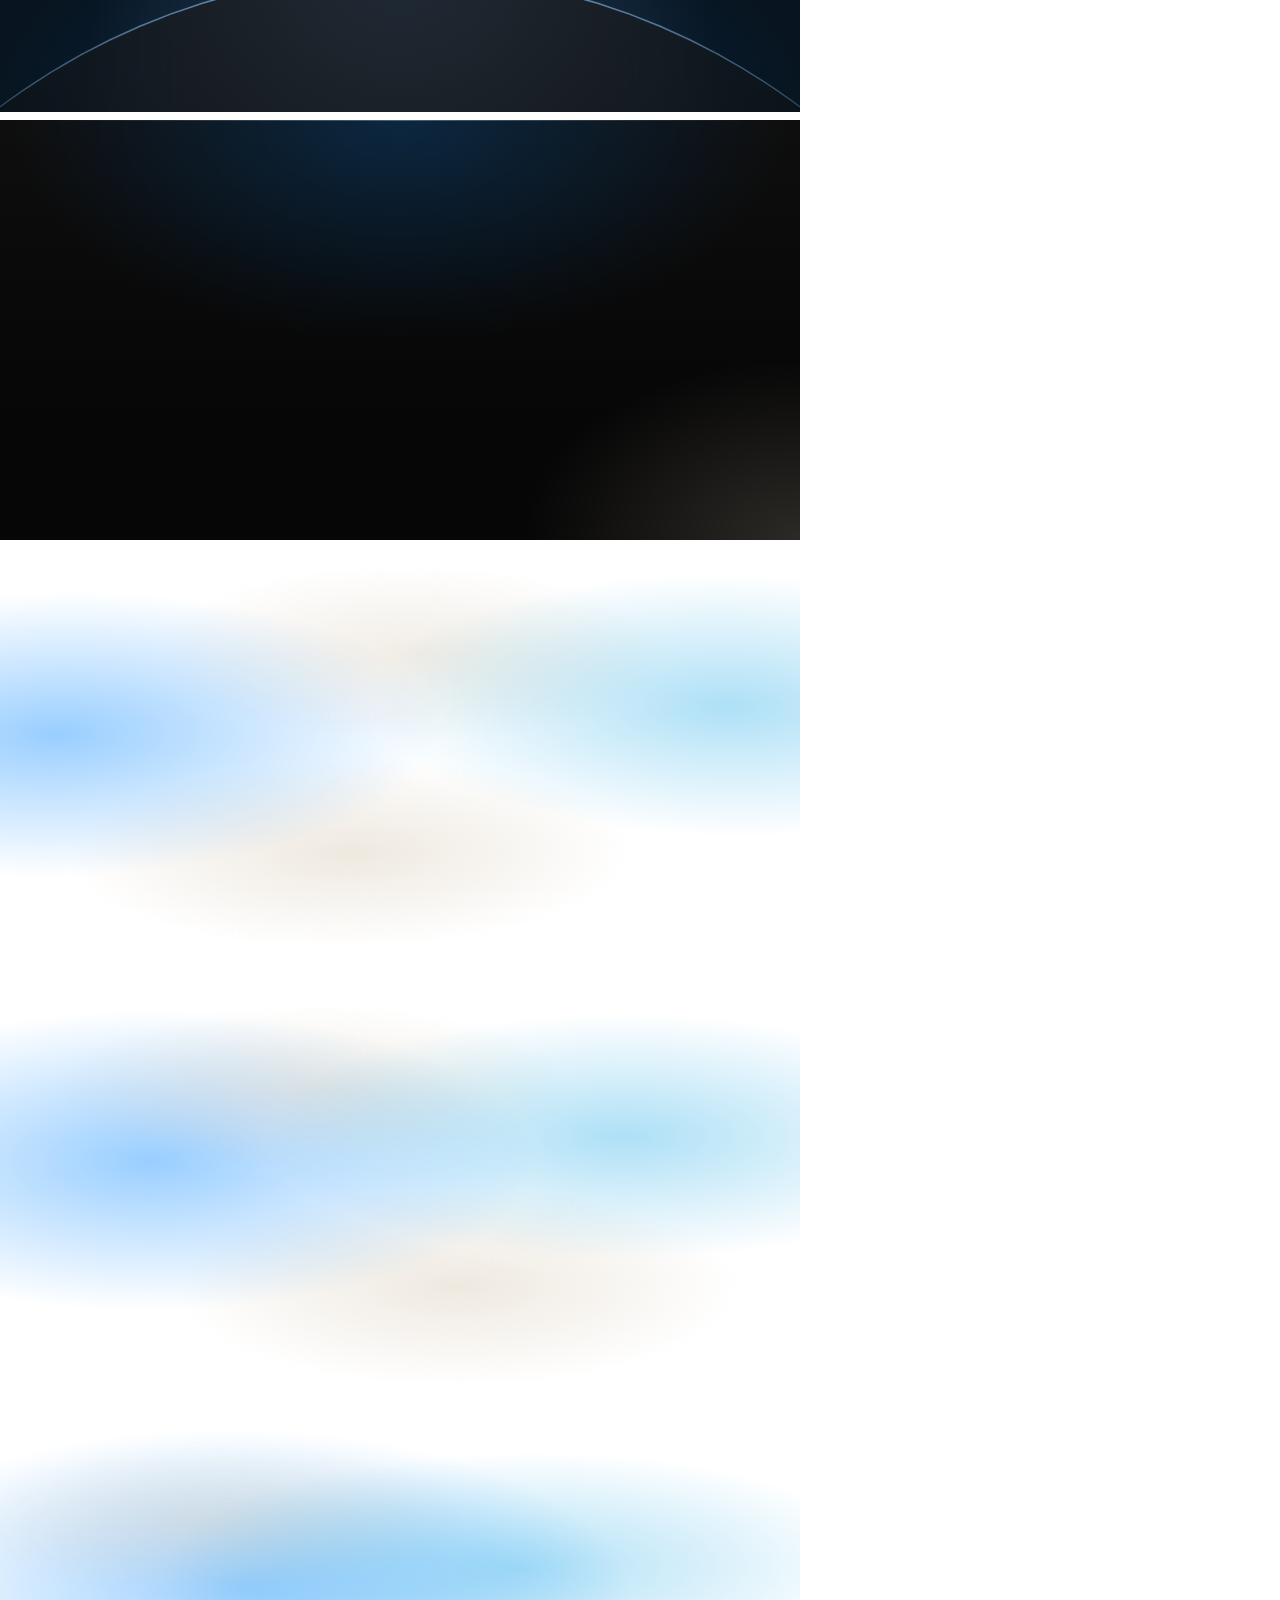
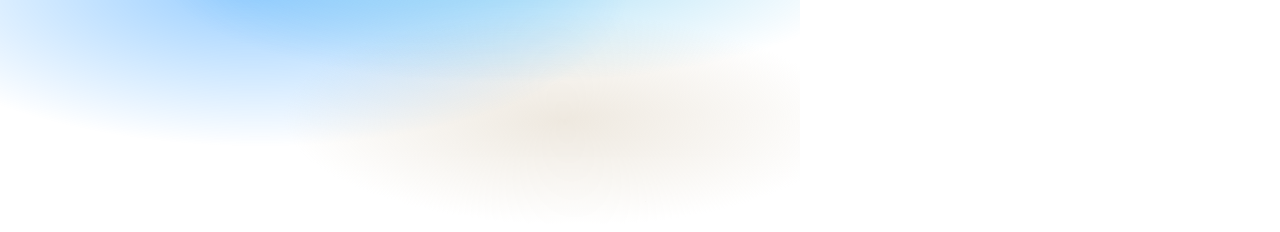
<file: assets/backgrounds/check.html>
<!doctype html>
<html lang="en" data-ground="sand">
<head>
<meta charset="utf-8">
<title>Backgrounds contrast check</title>
<!-- Every ground in a 800px box, for check.mjs: it sets a palette, screenshots the boxes and measures
     the ink and muted contrast on every pixel of each ground's text zone (index.json). The photograph
     grounds sit on a flat grey picture: #7c7c7c for the dark scrim, #d4d4d4 for the light one; and the worst case of the dark scrim: a white
     picture (white words on it). The light scrim is for pale photographs only. -->
<link rel="stylesheet" href="../system.css">
<link rel="stylesheet" href="backgrounds.css">
<style>body { margin: 0; width: 800px; } .box { width: 800px; margin: 0 0 8px; padding: 24px; font-size: 20px; } .pi, .pm { visibility: hidden; } .pi { color: var(--ink); } .pm { color: var(--muted); }  /* the liquid blobs held at the start, the middle and the end of their drift (the keyframes in backgrounds.css), so the text zone is measured where they stand under it */
  .at-start::before { animation: none; transform: translate3d(-7%, 0, 0) skewX(-7deg) scaleY(.94); } .at-start::after { animation: none; transform: translate3d(8%, 0, 0) skewX(6deg) scaleY(1.04); }
  .at-mid::before { animation: none; transform: translate3d(.5%, 0, 0) skewX(-.5deg) scaleY(.995); } .at-mid::after { animation: none; transform: translate3d(-.5%, 0, 0) scaleY(.98); }
  .at-end::before { animation: none; transform: translate3d(8%, 0, 0) skewX(6deg) scaleY(1.05); } .at-end::after { animation: none; transform: translate3d(-9%, 0, 0) skewX(-6deg) scaleY(.92); }
</style>
<script src="backgrounds.js" defer></script>
</head>
<body>
<div class="bg-mist box" data-g="mist" style="height:420px"><span class="pi">Ink</span> <span class="pm">Muted</span></div>
<div class="bg-halo box" data-g="halo" style="height:420px"><span class="pi">Ink</span> <span class="pm">Muted</span></div>
<div class="bg-grain box" data-g="grain" style="height:420px"><span class="pi">Ink</span> <span class="pm">Muted</span></div>
<div class="bg-paper box" data-g="paper" style="height:420px"><span class="pi">Ink</span> <span class="pm">Muted</span></div>
<div class="bg-dusk box" data-g="dusk" style="height:420px"><span class="pi">Ink</span> <span class="pm">Muted</span></div>
<div class="bg-topglow box" data-g="topglow" style="height:560px"><span class="pi">Ink</span> <span class="pm">Muted</span></div>
<div class="bg-ruled box" data-g="ruled" style="height:420px"><span class="pi">Ink</span> <span class="pm">Muted</span></div>
<div class="bg-dots box" data-g="dots" style="height:420px"><span class="pi">Ink</span> <span class="pm">Muted</span></div>
<div class="bg-arcs box" data-g="arcs" style="height:420px"><span class="pi">Ink</span> <span class="pm">Muted</span></div>
<div class="bg-band box" data-g="band" style="height:420px"><span class="pi">Ink</span> <span class="pm">Muted</span></div>
<div class="bg-field box" data-g="field" style="height:420px"><span class="pi">Ink</span> <span class="pm">Muted</span></div>
<div class="bg-band bg-tint box" data-g="band-tint" style="height:420px"><span class="pi">Ink</span> <span class="pm">Muted</span></div>
<div class="bg-field bg-tint box" data-g="field-tint" style="height:420px"><span class="pi">Ink</span> <span class="pm">Muted</span></div>
<div class="bg-photo box" data-g="photo" style="height:520px;--g-photo:linear-gradient(#7c7c7c,#7c7c7c)"><span class="pi">Ink</span> <span class="pm">Muted</span></div>
<div class="bg-photo bg-photo--left box" data-g="photo-left" style="height:520px;--g-photo:linear-gradient(#7c7c7c,#7c7c7c)"><span class="pi">Ink</span> <span class="pm">Muted</span></div>
<div class="bg-photo bg-photo--light box" data-g="photo-light" style="height:520px;--g-photo:linear-gradient(#d4d4d4,#d4d4d4)"><span class="pi">Ink</span> <span class="pm">Muted</span></div>
<div class="bg-photo box" data-g="photo-white" style="height:520px;--g-photo:linear-gradient(#fff,#fff)"><span class="pi">Ink</span> <span class="pm">Muted</span></div>
<div class="bg-photo bg-photo--left box" data-g="photo-left-white" style="height:520px;--g-photo:linear-gradient(#fff,#fff)"><span class="pi">Ink</span> <span class="pm">Muted</span></div>
<div class="bg-horizon box" data-g="horizon" style="height:640px"><span class="pi">Ink</span> <span class="pm">Muted</span></div>
<div class="bg-deep box" data-g="deep" style="height:420px"><span class="pi">Ink</span> <span class="pm">Muted</span></div>
<div class="bg-liquid box at-start" data-g="liquid" data-no-pause style="height:420px"><span class="pi">Ink</span> <span class="pm">Muted</span></div>
<div class="bg-liquid box at-mid" data-g="liquid-mid" data-no-pause style="height:420px"><span class="pi">Ink</span> <span class="pm">Muted</span></div>
<div class="bg-liquid box at-end" data-g="liquid-end" data-no-pause style="height:420px"><span class="pi">Ink</span> <span class="pm">Muted</span></div>

</body>
</html>
</file>
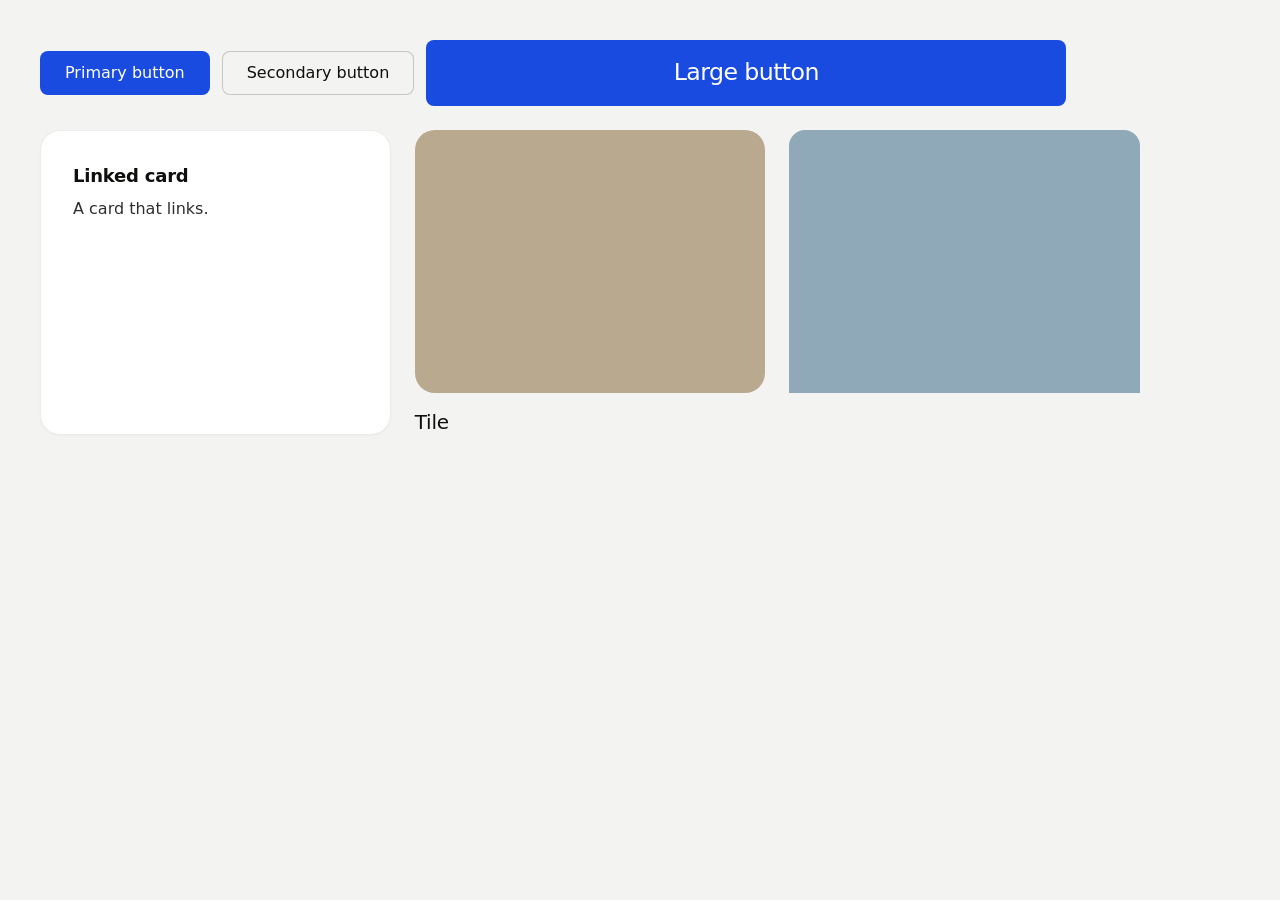
<file: assets/motion/_hover-test.html>
<!doctype html>
<html lang="en">
<head>
<meta charset="utf-8"><meta name="viewport" content="width=device-width, initial-scale=1">
<title>Hover test</title>
<link rel="stylesheet" href="../system.css">
<link rel="stylesheet" href="../ui/cards.css">
<link rel="stylesheet" href="motion.css">
<style>:root{--bg:#f3f3f1;--card:#fff;--ink:#0f0f0e;--muted:#686863;--accent:#e5531c}body{background:var(--bg);color:var(--ink);padding:40px}.row{display:grid;grid-template-columns:repeat(3,1fr);gap:24px;max-width:1100px}</style>
</head>
<body>
<main>
<div class="btn-row" style="margin-bottom:24px"><a class="btn btn--primary" href="#p">Primary button</a><a class="btn btn--secondary" href="#s">Secondary button</a><a class="btn btn--primary btn--xl" href="#x">Large button</a></div>
<div class="row">
  <a class="card" id="c1" href="#a"><h3>Linked card</h3><p>A card that links.</p></a>
  <a class="tile" id="t1" href="#b"><div class="tile__media"><img id="i1" alt="" src="data:image/svg+xml,%3Csvg xmlns='http://www.w3.org/2000/svg' width='400' height='300'%3E%3Crect width='400' height='300' fill='%23b9a98f'/%3E%3C/svg%3E"></div><div class="tile__head"><h3>Tile</h3></div></a>
  <div class="m-zoom" id="z1" style="border-radius:16px"><img id="i2" alt="" style="display:block;width:100%" src="data:image/svg+xml,%3Csvg xmlns='http://www.w3.org/2000/svg' width='400' height='300'%3E%3Crect width='400' height='300' fill='%238fa9b9'/%3E%3C/svg%3E"></div>
</div>
</main>
</body>
</html>
</file>
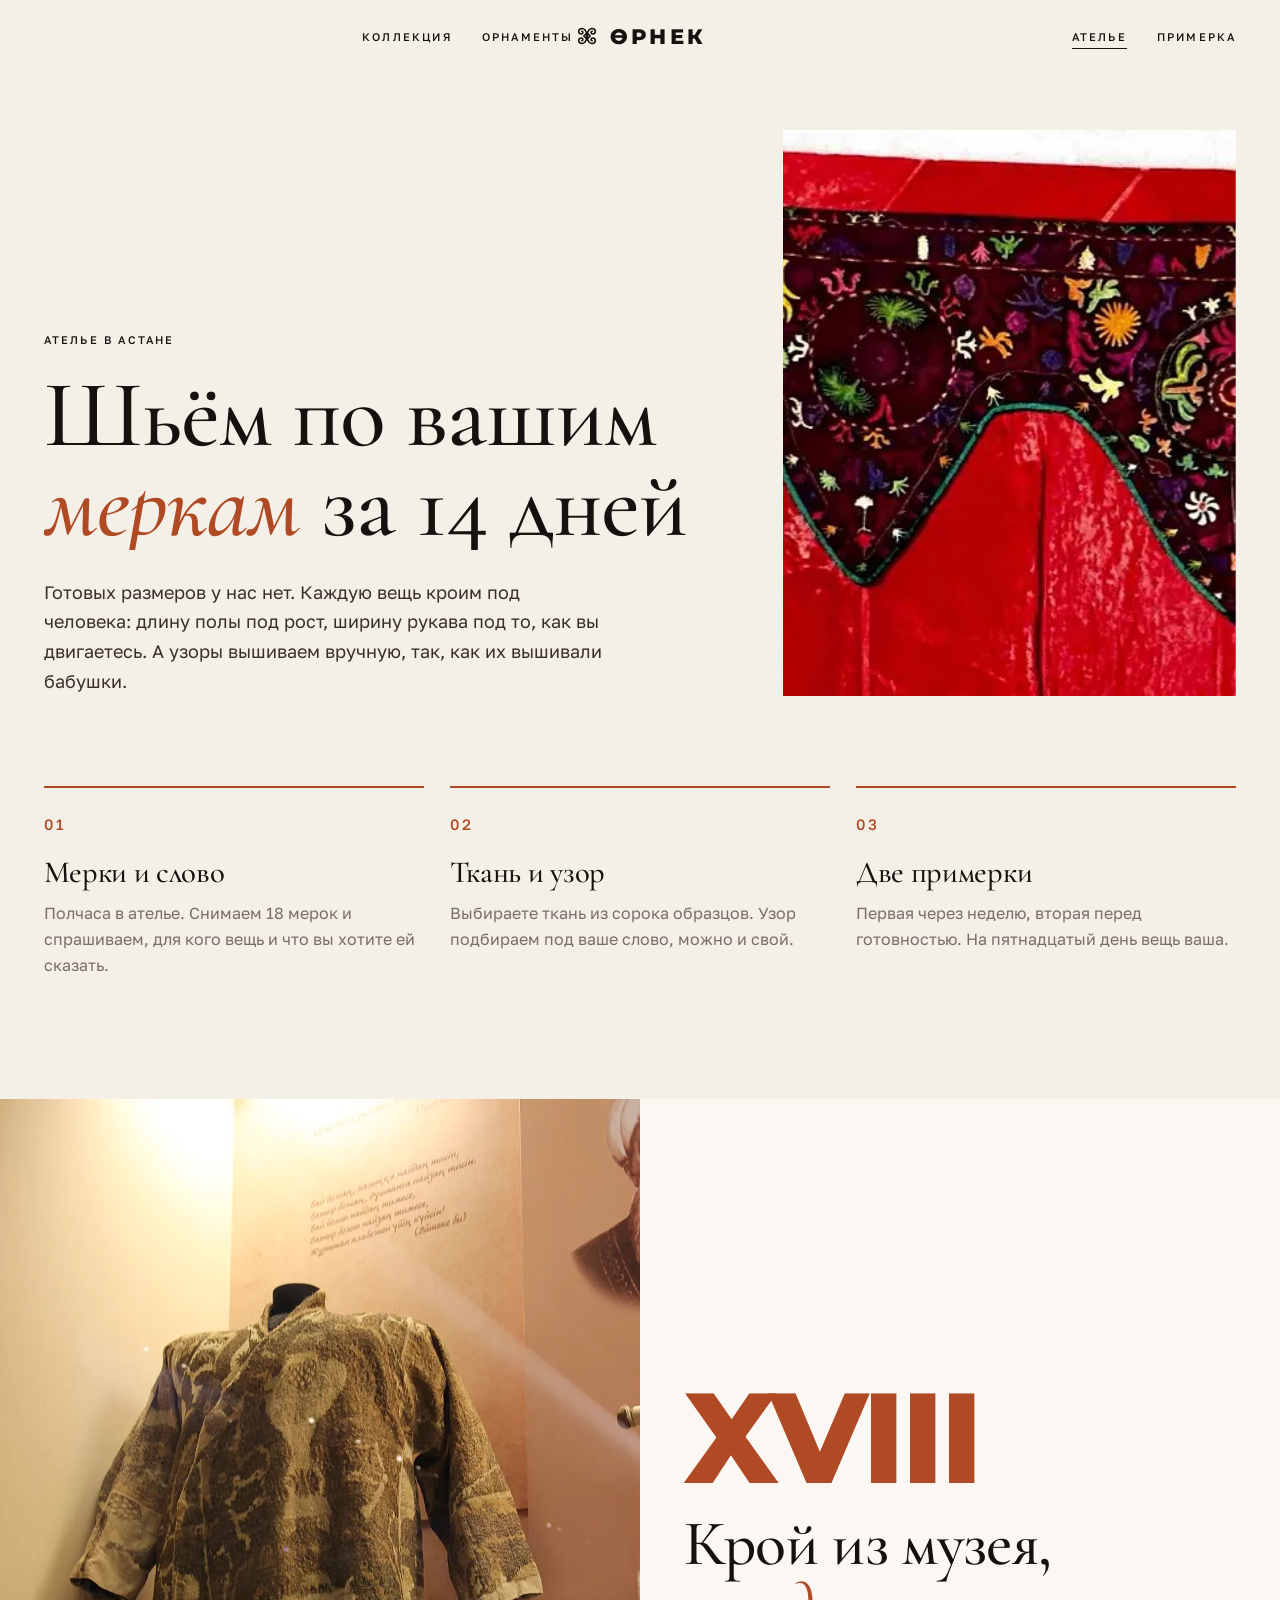
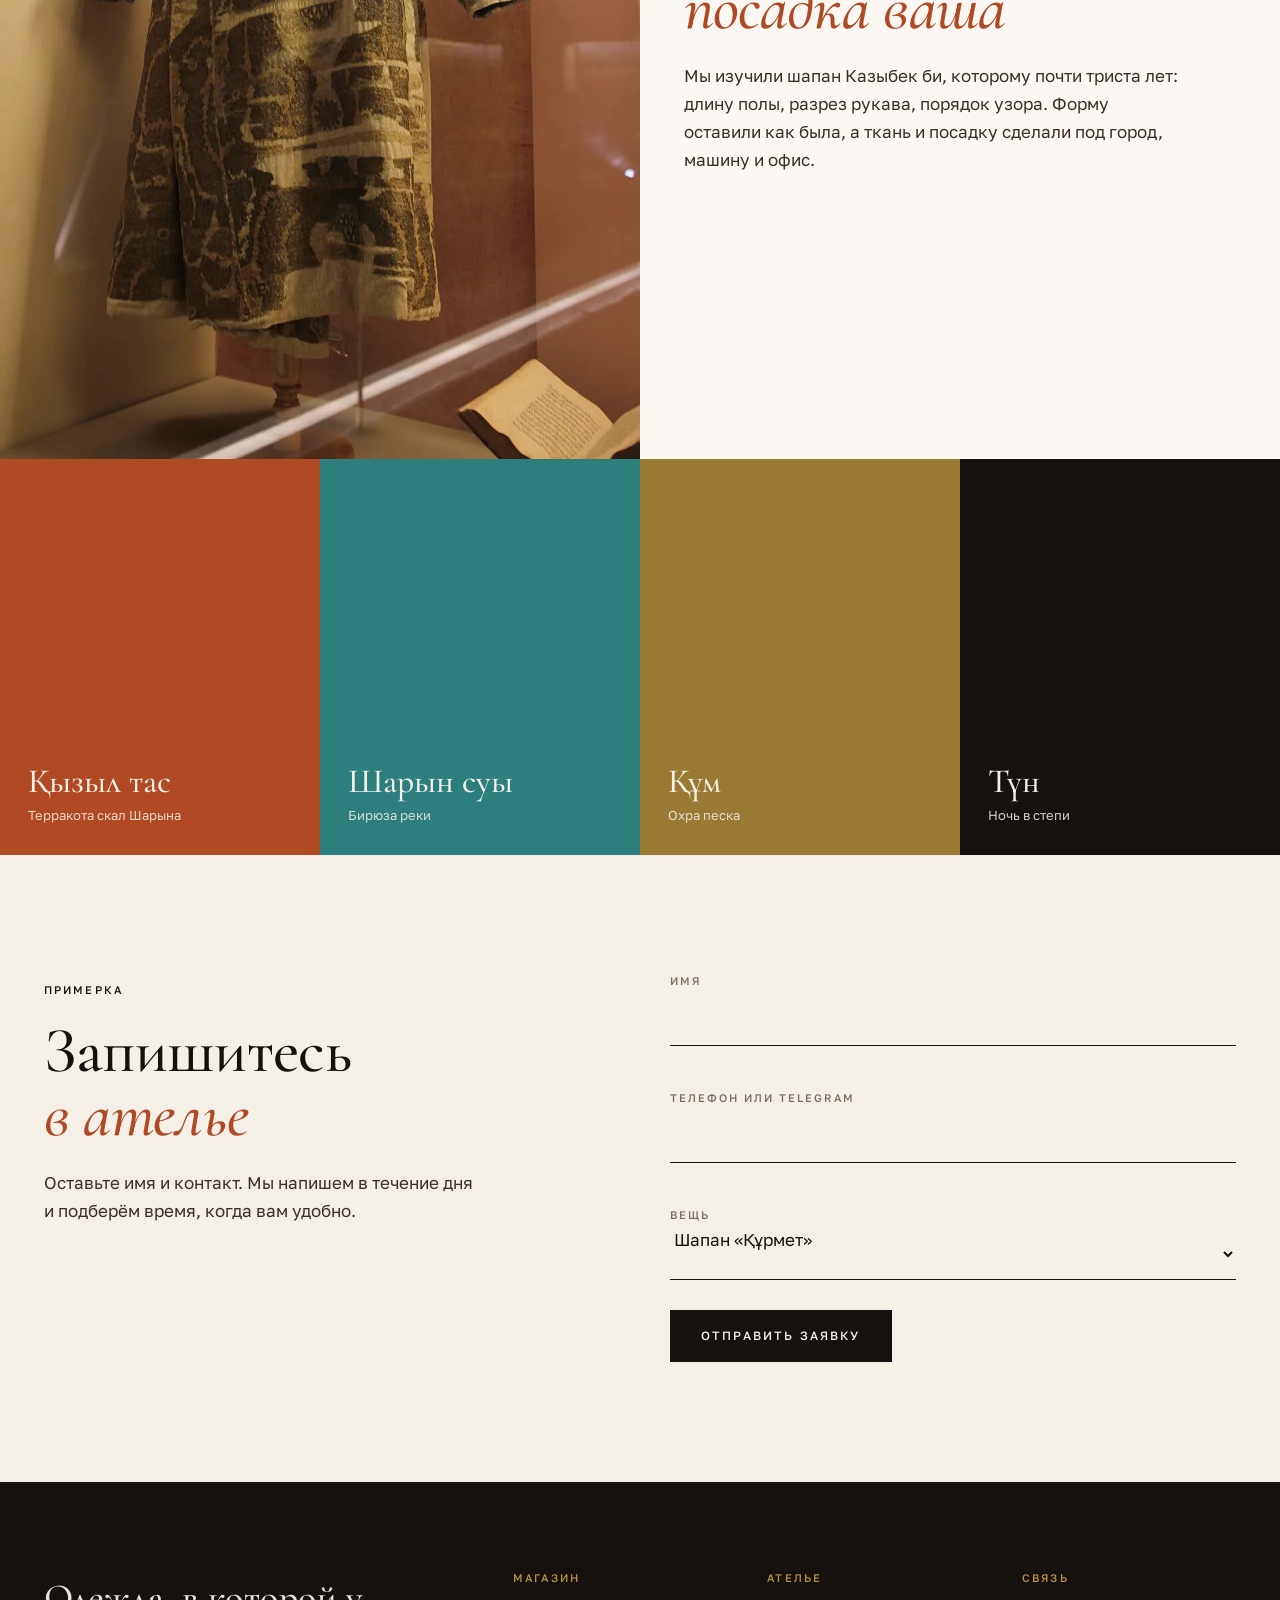
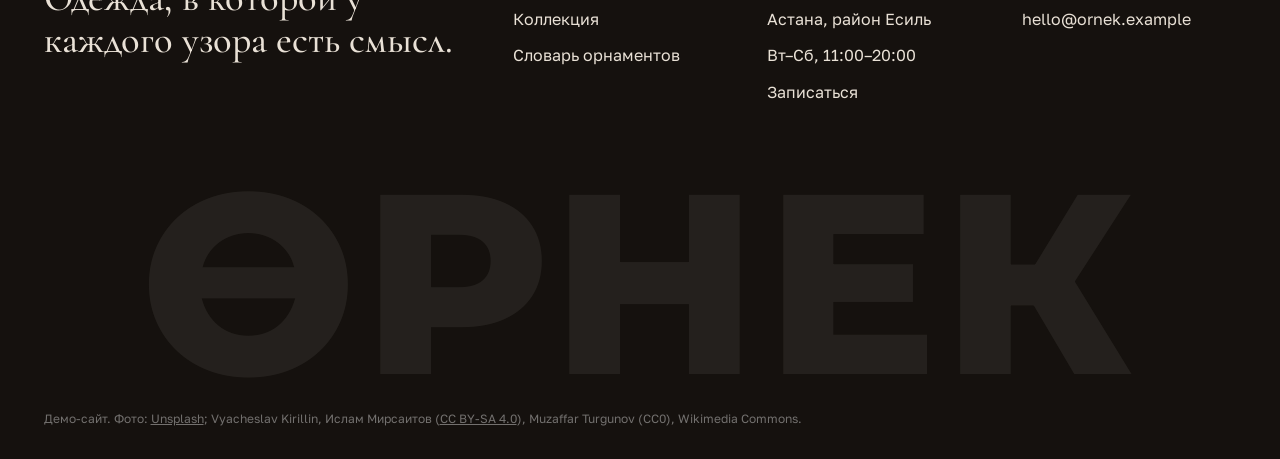
<file: demos/qazaq/atelier.html>
<!doctype html>
<html lang="ru">
<head>
<meta charset="utf-8">
<meta name="viewport" content="width=device-width, initial-scale=1">
<title>Ателье и примерка — ӨРНЕК</title>
<meta name="description" content="Ателье ӨРНЕК в Астане. Шьём по вашим меркам за 14 дней, две примерки включены. Запишитесь на примерку.">
<meta name="theme-color" content="#F4EFE7">
<link rel="icon" href="assets/icon.svg">
<link rel="preconnect" href="https://fonts.googleapis.com"><link rel="preconnect" href="https://fonts.gstatic.com" crossorigin>
<link href="https://fonts.googleapis.com/css2?family=Cormorant+Garamond:ital,wght@0,500;1,500&family=Golos+Text:wght@400;500&family=Montserrat:wght@800&display=swap" rel="stylesheet">
<link rel="stylesheet" href="site.css">
<style>
.top{padding:130px 0 90px;display:grid;grid-template-columns:1.2fr .8fr;gap:60px;align-items:end}
.top .ph{aspect-ratio:4/5;overflow:hidden}
.top .ph img{object-position:30% 50%}
.top .ph img{animation:zoom 2.4s var(--ease) both}
@keyframes zoom{from{transform:scale(1.15)}to{transform:none}}
.top h1 .rv>span{animation:up 1.1s var(--ease) both}
.top h1 .rv:nth-child(2)>span{animation-delay:.1s}
@keyframes up{from{transform:translateY(105%)}to{transform:none}}
.top p{max-width:560px;font-size:18px;color:var(--ink-2);margin-top:28px}
.steps{display:grid;grid-template-columns:repeat(3,1fr);gap:clamp(16px,2vw,32px);padding-bottom:120px}
.step{border-top:1px solid var(--ink);padding-top:24px;position:relative}
.step::before{content:"";position:absolute;left:0;top:-1px;height:2px;width:100%;background:var(--clay);transform:scaleX(0);transform-origin:left;transition:transform 1.2s var(--ease)}
.step.in::before{transform:none}
.step:nth-child(2)::before{transition-delay:.2s}.step:nth-child(3)::before{transition-delay:.4s}
.step .n{font:500 15px/1 var(--sans);color:var(--clay);letter-spacing:.2em}
.step h3{margin:18px 0 10px}
.step p{color:var(--muted)}
.arch{display:grid;grid-template-columns:1fr 1fr;min-height:100svh;background:var(--paper)}
.arch .ph{overflow:hidden}
.arch .ph img{filter:grayscale(1) brightness(.8);transform:scale(1.08);transition:filter 2.4s var(--ease),transform 2.6s var(--ease)}
.arch.in .ph img{filter:none;transform:none}
.arch .t{display:flex;flex-direction:column;justify-content:center;padding:80px var(--pad)}
.arch .yr{font:800 clamp(80px,10vw,160px)/.85 Montserrat,sans-serif;color:var(--clay);letter-spacing:-.03em}
.arch p{max-width:500px;font-size:17px;color:var(--ink-2);margin-top:22px}
.pal{display:grid;grid-template-columns:repeat(4,1fr);height:44svh;min-height:300px}
.pal div{display:flex;flex-direction:column;justify-content:flex-end;padding:28px;color:var(--bg);transition:flex-grow .6s var(--ease)}
.pal b{font:500 34px/1 var(--serif)}
.pal span{font-size:13px;margin-top:6px;opacity:.85}
.book{display:grid;grid-template-columns:1fr 1fr;gap:60px;padding-block:120px;align-items:start}
.book p{color:var(--ink-2);max-width:440px;margin-top:22px;font-size:17px}
form{display:grid;gap:22px}
label{display:grid;gap:8px;font:500 11px/1 var(--sans);letter-spacing:.18em;text-transform:uppercase;color:var(--muted)}
input,select{all:unset;box-sizing:border-box;height:52px;border-bottom:1px solid var(--ink);font:400 17px var(--sans);color:var(--ink);letter-spacing:0;text-transform:none}
select{appearance:auto}
input:focus,select:focus{border-bottom:2px solid var(--clay)}
.err{color:var(--clay);font-size:13px;letter-spacing:0;text-transform:none;min-height:16px}
form .btn{justify-self:start;margin-top:8px}
@media (max-width:900px){.top,.steps,.arch,.book{grid-template-columns:1fr}.pal{grid-template-columns:1fr 1fr;height:auto}.pal div{min-height:150px}.arch .ph{aspect-ratio:4/5}form .btn{justify-self:stretch}}
</style>
</head>
<body>
<main id="main">
  <section class="top px">
    <div>
      <span class="cap">Ателье в Астане</span>
      <h1 style="margin-top:18px"><span class="rv"><span>Шьём по вашим</span></span><span class="rv"><span><em>меркам</em> за 14 дней</span></span></h1>
      <p>Готовых размеров у нас нет. Каждую вещь кроим под человека: длину полы под рост, ширину рукава под то, как вы двигаетесь. А узоры вышиваем вручную, так, как их вышивали бабушки.</p>
    </div>
    <div class="ph"><img src="assets/img/emb-f153874074.webp" width="1203" height="428" alt="Красная бархатная полоса с цветной шёлковой вышивкой" fetchpriority="high"></div>
  </section>
  <section class="steps px">
    <div class="step io"><span class="n">01</span><h3>Мерки и слово</h3><p>Полчаса в ателье. Снимаем 18 мерок и спрашиваем, для кого вещь и что вы хотите ей сказать.</p></div>
    <div class="step io"><span class="n">02</span><h3>Ткань и узор</h3><p>Выбираете ткань из сорока образцов. Узор подбираем под ваше слово, можно и свой.</p></div>
    <div class="step io"><span class="n">03</span><h3>Две примерки</h3><p>Первая через неделю, вторая перед готовностью. На пятнадцатый день вещь ваша.</p></div>
  </section>
  <section class="arch io">
    <div class="ph"><img src="assets/img/photo-f171066086-960.webp" srcset="assets/img/photo-f171066086-500.webp 500w, assets/img/photo-f171066086-960.webp 960w, assets/img/photo-f171066086.webp 1280w" sizes="(max-width:900px) 100vw, 50vw" alt="Старинный шапан XVIII века с тонким узором под музейным стеклом" loading="lazy"></div>
    <div class="t">
      <span class="yr">XVIII</span>
      <h2 style="margin-top:20px">Крой из музея, <em>посадка ваша</em></h2>
      <p>Мы изучили шапан Казыбек би, которому почти триста лет: длину полы, разрез рукава, порядок узора. Форму оставили как была, а ткань и посадку сделали под город, машину и офис.</p>
    </div>
  </section>
  <section class="pal" aria-label="Палитра коллекции">
    <div style="background:#B04A24"><b>Қызыл тас</b><span>Терракота скал Шарына</span></div>
    <div style="background:#2C7F7C"><b>Шарын суы</b><span>Бирюза реки</span></div>
    <div style="background:#9A7A33"><b>Құм</b><span>Охра песка</span></div>
    <div style="background:#15110E"><b>Түн</b><span>Ночь в степи</span></div>
  </section>
  <section class="book px" id="book">
    <div class="io">
      <span class="cap">Примерка</span>
      <h2 style="margin-top:18px"><span class="rv"><span>Запишитесь</span></span><span class="rv"><span><em>в ателье</em></span></span></h2>
      <p>Оставьте имя и контакт. Мы напишем в течение дня и подберём время, когда вам удобно.</p>
    </div>
    <form id="form" action="mailto:hello@ornek.example" method="post" enctype="text/plain" novalidate>
      <label>Имя<input name="name" autocomplete="name"><span class="err" id="e-name"></span></label>
      <label>Телефон или Telegram<input name="contact" inputmode="text"><span class="err" id="e-contact"></span></label>
      <label>Вещь<select name="item" id="item"></select></label>
      <button class="btn" type="submit">Отправить заявку</button>
    </form>
  </section>
</main>
<script src="data.js"></script>
<script src="site.js"></script>
<script>
const sel = document.getElementById('item'), want = new URLSearchParams(location.search).get('item');
sel.innerHTML = ITEMS.map(i => `<option value="${i.name}"${i.id === want ? ' selected' : ''}>${i.name}</option>`).join('') + '<option>Своя идея</option>';
const pal = document.querySelectorAll('.pal div');
pal.forEach(d => { d.onmouseenter = () => pal.forEach(x => x.style.flexGrow = x === d ? 2 : 1); });
document.querySelector('.pal').style.display = matchMedia('(min-width:901px)').matches ? 'flex' : '';
pal.forEach(d => d.style.flex = matchMedia('(min-width:901px)').matches ? '1 1 0' : '');
document.getElementById('form').onsubmit = e => {
  const f = e.target; let ok = true;
  [['name', 'Напишите, как к вам обращаться'], ['contact', 'Нужен телефон или Telegram, чтобы ответить']].forEach(([n, m]) => {
    const bad = !f[n].value.trim(); document.getElementById('e-' + n).textContent = bad ? m : ''; if (bad) { ok = false; }
  });
  if (!ok) { e.preventDefault(); f.querySelector('input:placeholder-shown, input')?.focus(); }
};
</script>
</body>
</html>
</file>
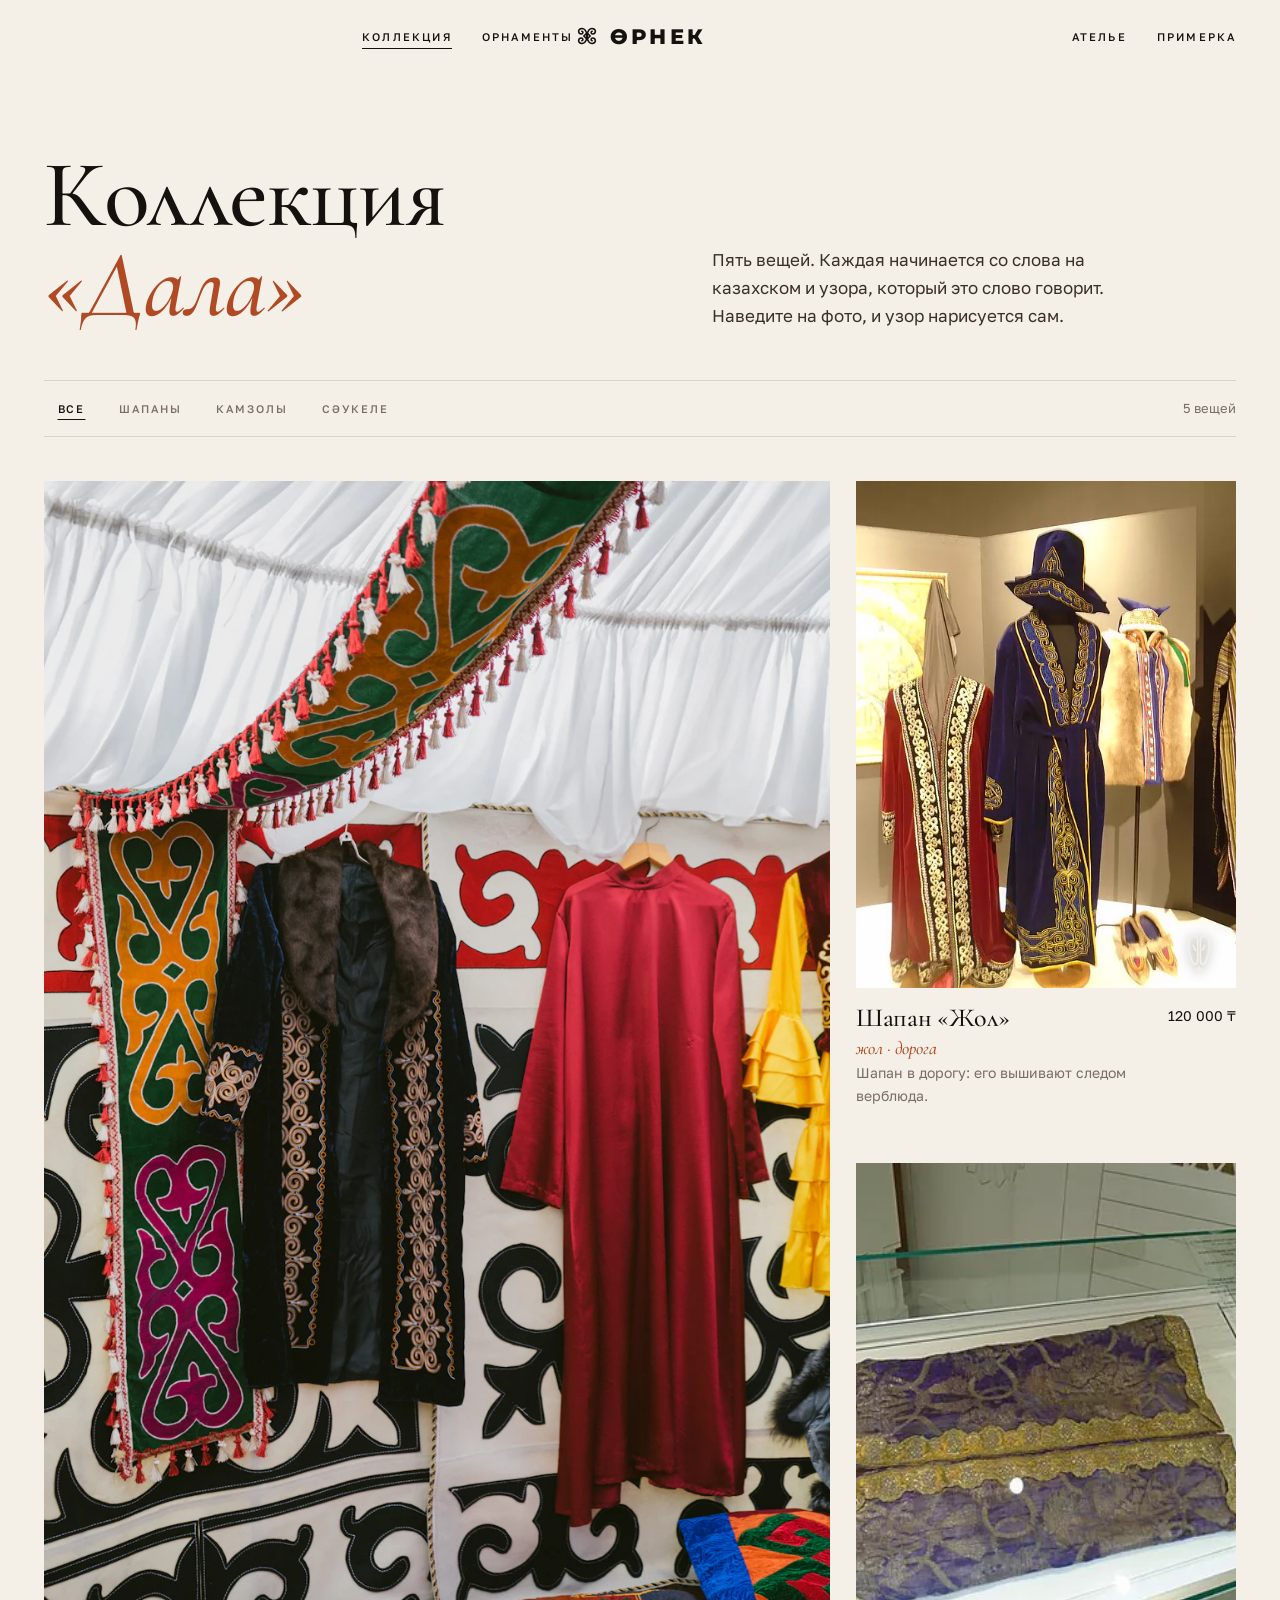
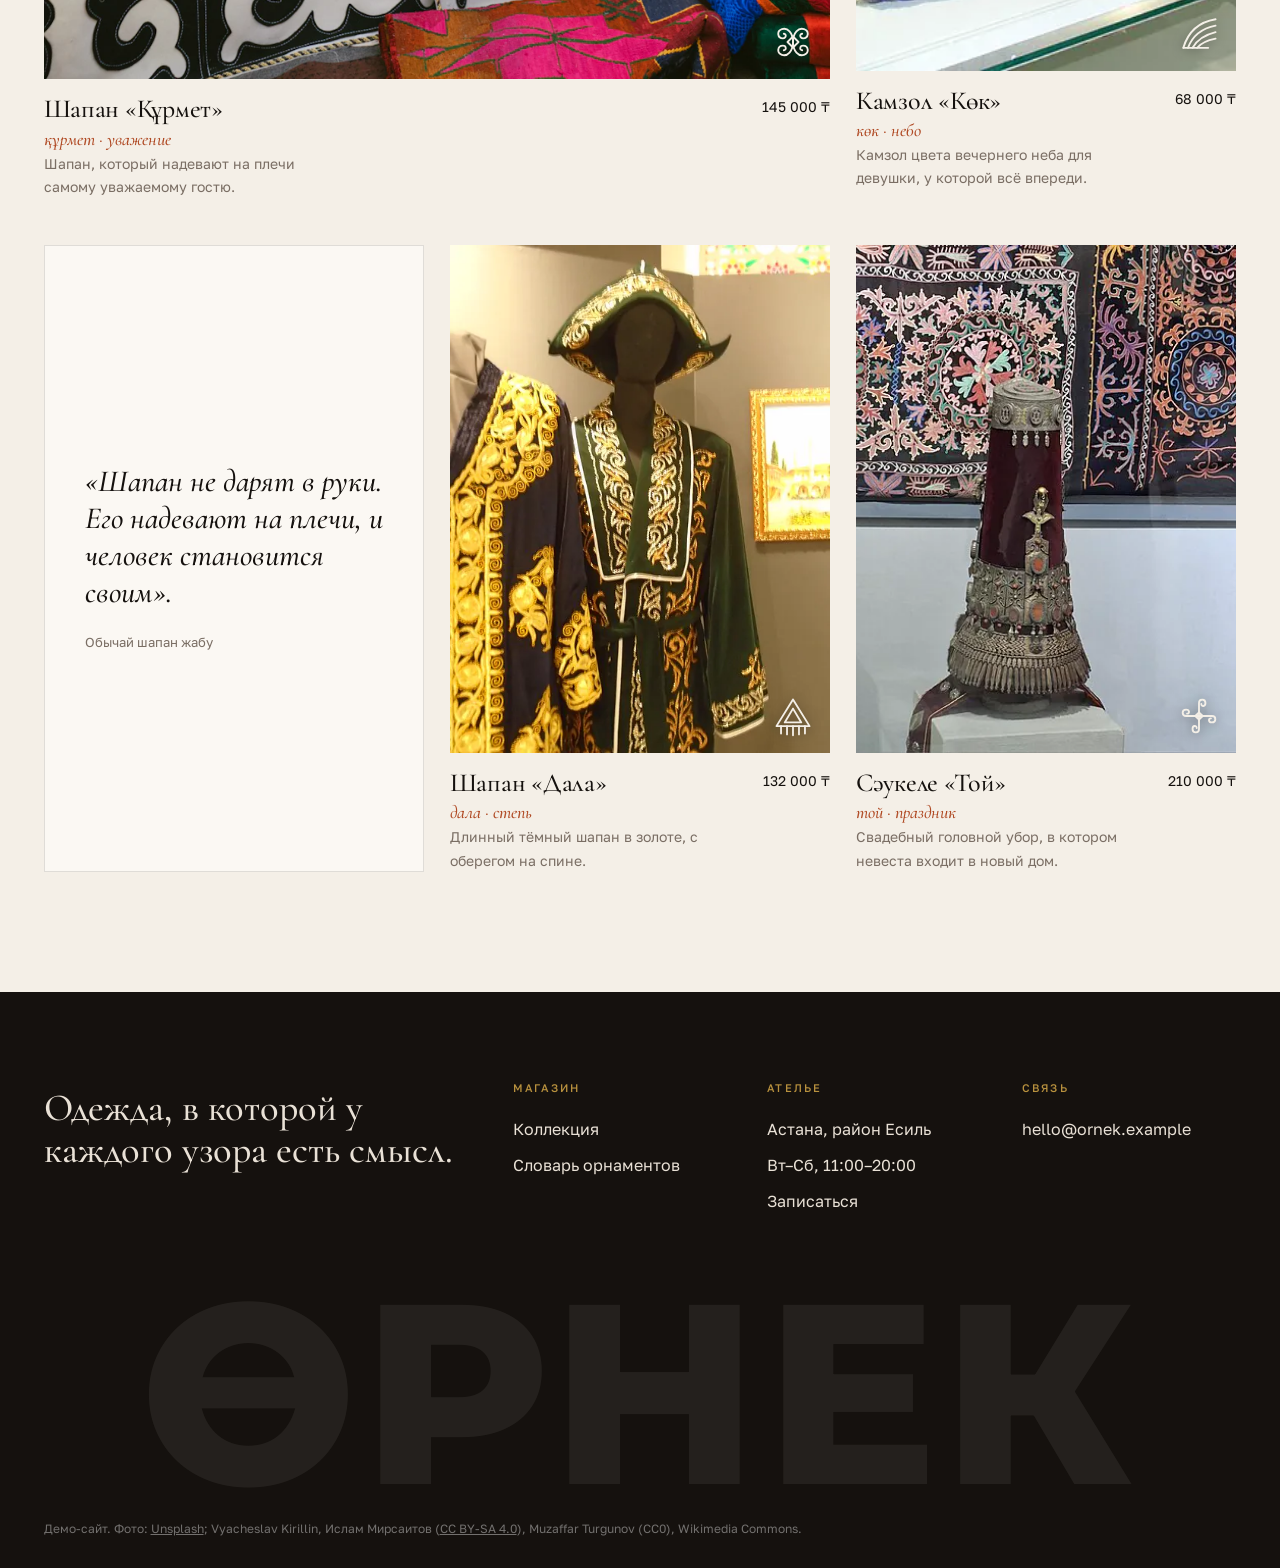
<file: demos/qazaq/collection.html>
<!doctype html>
<html lang="ru">
<head>
<meta charset="utf-8">
<meta name="viewport" content="width=device-width, initial-scale=1">
<title>Коллекция «Дала» — ӨРНЕК</title>
<meta name="description" content="Шапаны, камзолы и комплекты с казахскими орнаментами. У каждой вещи своё слово и свой узор.">
<meta name="theme-color" content="#F4EFE7">
<link rel="icon" href="assets/icon.svg">
<link rel="preconnect" href="https://fonts.googleapis.com"><link rel="preconnect" href="https://fonts.gstatic.com" crossorigin>
<link href="https://fonts.googleapis.com/css2?family=Cormorant+Garamond:ital,wght@0,500;1,500&family=Golos+Text:wght@400;500&family=Montserrat:wght@800&display=swap" rel="stylesheet">
<link rel="stylesheet" href="site.css">
<style>
.top{padding:150px 0 50px;display:grid;grid-template-columns:1.2fr 1fr;gap:40px;align-items:end}
.top p{color:var(--ink-2);max-width:440px;font-size:17px}
.top h1 .rv>span{animation:up 1.1s var(--ease) both}
.top h1 .rv:nth-child(2)>span{animation-delay:.1s}
@keyframes up{from{transform:translateY(105%)}to{transform:none}}
.bar{display:flex;justify-content:space-between;align-items:center;gap:20px;border-block:1px solid var(--line);padding:6px 0;margin-bottom:44px;position:sticky;top:0;background:var(--bg);z-index:5}
.chips{display:flex;gap:6px;flex-wrap:wrap}
.chips button{all:unset;cursor:pointer;font:500 11px/1 var(--sans);letter-spacing:.18em;text-transform:uppercase;padding:16px 14px;color:var(--muted);transition:color .3s}
.chips button[aria-pressed=true]{color:var(--ink);text-decoration:underline;text-underline-offset:6px}
.chips button:hover{color:var(--ink)}
.chips button:focus-visible{outline:2px solid var(--clay)}
.count{font-size:13px;color:var(--muted)}
.grid{display:grid;grid-template-columns:repeat(3,1fr);gap:56px clamp(16px,2vw,32px);padding-bottom:120px}
.tile.big{grid-column:span 2;grid-row:span 2}
.tile.big .ph{aspect-ratio:auto;height:calc(100% - 110px);min-height:420px}
.tile{transition:opacity .45s var(--ease),transform .45s var(--ease)}
.tile.out{opacity:0;transform:translateY(20px)}
.quote{grid-column:span 1;display:flex;flex-direction:column;justify-content:center;padding:40px;background:var(--paper);border:1px solid var(--line)}
.quote p{font:italic 500 clamp(26px,2.4vw,36px)/1.2 var(--serif)}
.quote span{margin-top:20px;font-size:13px;color:var(--muted)}
@media (max-width:1000px){.grid{grid-template-columns:1fr 1fr}.top{grid-template-columns:1fr}}
@media (max-width:640px){.grid{grid-template-columns:1fr}.tile.big{grid-column:auto;grid-row:auto}.tile.big .ph{height:auto;aspect-ratio:3/4;min-height:0}.bar{flex-direction:column;align-items:start}.count{display:none}}
</style>
</head>
<body>
<main id="main" class="px">
  <section class="top">
    <h1><span class="rv"><span>Коллекция</span></span><span class="rv"><span><em>«Дала»</em></span></span></h1>
    <p>Пять вещей. Каждая начинается со слова на казахском и узора, который это слово говорит. Наведите на фото, и узор нарисуется сам.</p>
  </section>
  <div class="bar">
    <div class="chips" role="group" aria-label="Фильтр по типу">
      <button type="button" aria-pressed="true" data-f="">Все</button>
      <button type="button" aria-pressed="false" data-f="Шапан">Шапаны</button>
      <button type="button" aria-pressed="false" data-f="Камзол">Камзолы</button>
      <button type="button" aria-pressed="false" data-f="Сәукеле">Сәукеле</button>
    </div>
    <span class="count" id="count"></span>
  </div>
  <div class="grid" id="grid"></div>
</main>
<script src="data.js"></script>
<script src="site.js"></script>
<script>
const grid = document.getElementById('grid');
const quote = `<div class="quote io" data-type="*"><p>«Шапан не дарят в руки. Его надевают на плечи, и человек становится своим».</p><span>Обычай шапан жабу</span></div>`;
grid.innerHTML = tile(ITEMS[0], '(max-width:640px) 100vw, 66vw').replace('class="tile', 'class="tile big') + ITEMS.slice(1, 3).map(i => tile(i)).join('') + quote + ITEMS.slice(3).map(i => tile(i)).join('');
const count = n => document.getElementById('count').textContent = n + ' ' + (n === 1 ? 'вещь' : n < 5 ? 'вещи' : 'вещей');
count(ITEMS.length);
document.querySelectorAll('.chips button').forEach(b => b.onclick = () => {
  document.querySelectorAll('.chips button').forEach(x => x.setAttribute('aria-pressed', x === b));
  const f = b.dataset.f; let n = 0;
  grid.querySelectorAll('[data-type]').forEach(el => {
    const show = !f || el.dataset.type === f; if (show && el.dataset.type !== '*') n++;
    if (show) { el.hidden = false; requestAnimationFrame(() => el.classList.remove('out')); }
    else { el.classList.add('out'); setTimeout(() => el.classList.contains('out') && (el.hidden = true), 450); }
  });
  count(n);
});
</script>
</body>
</html>
</file>
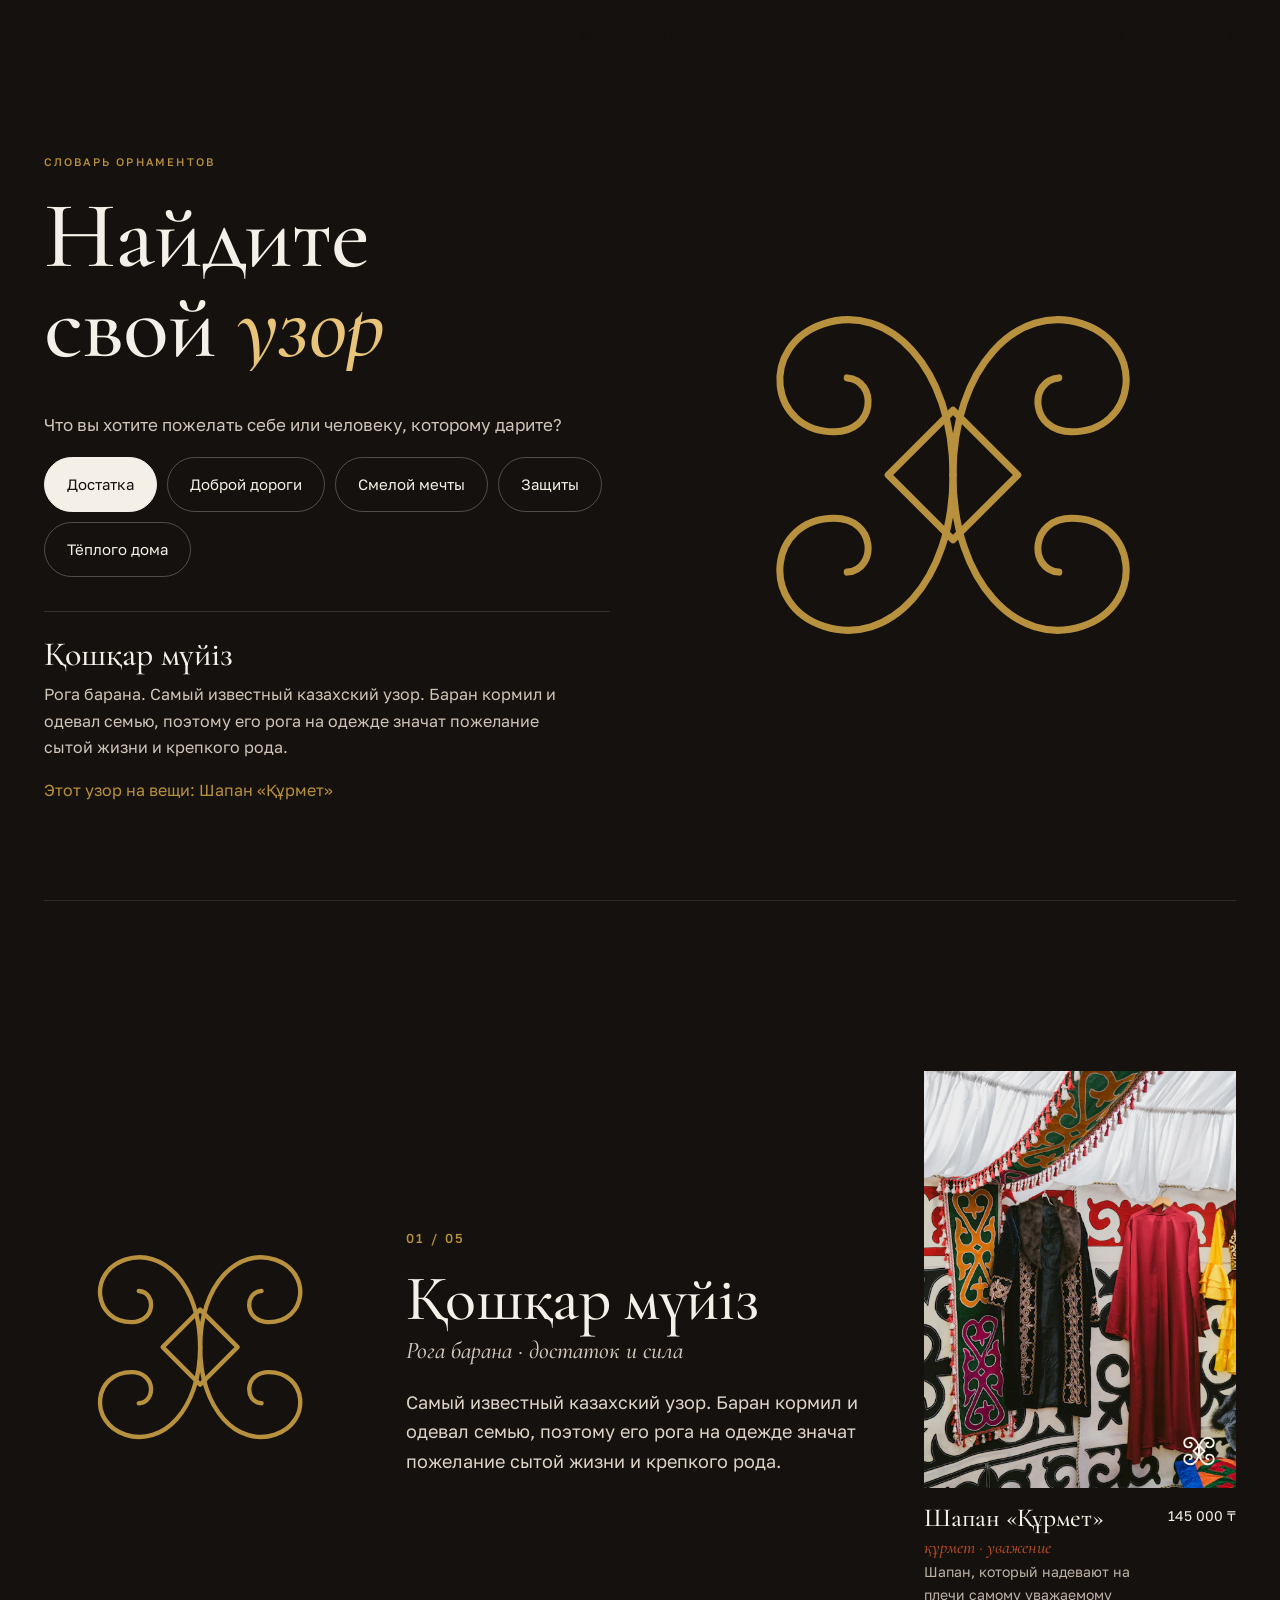
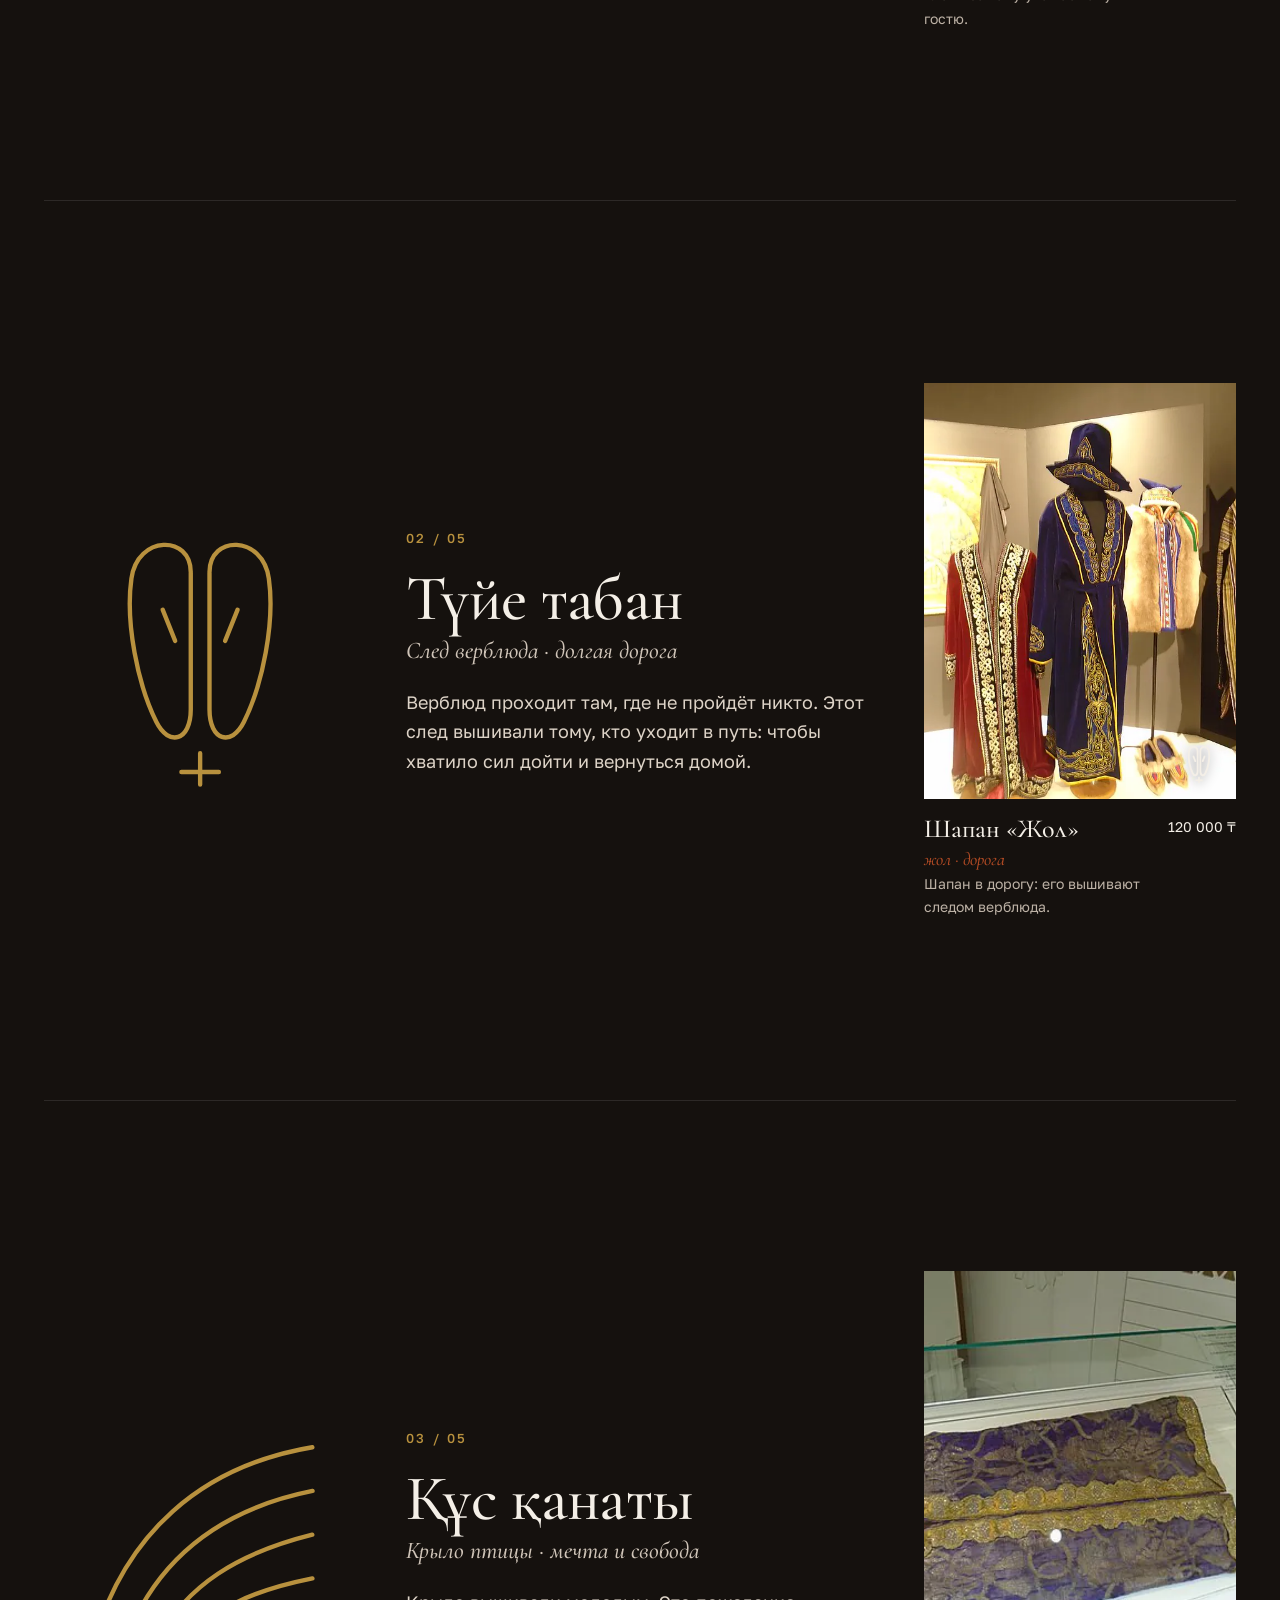
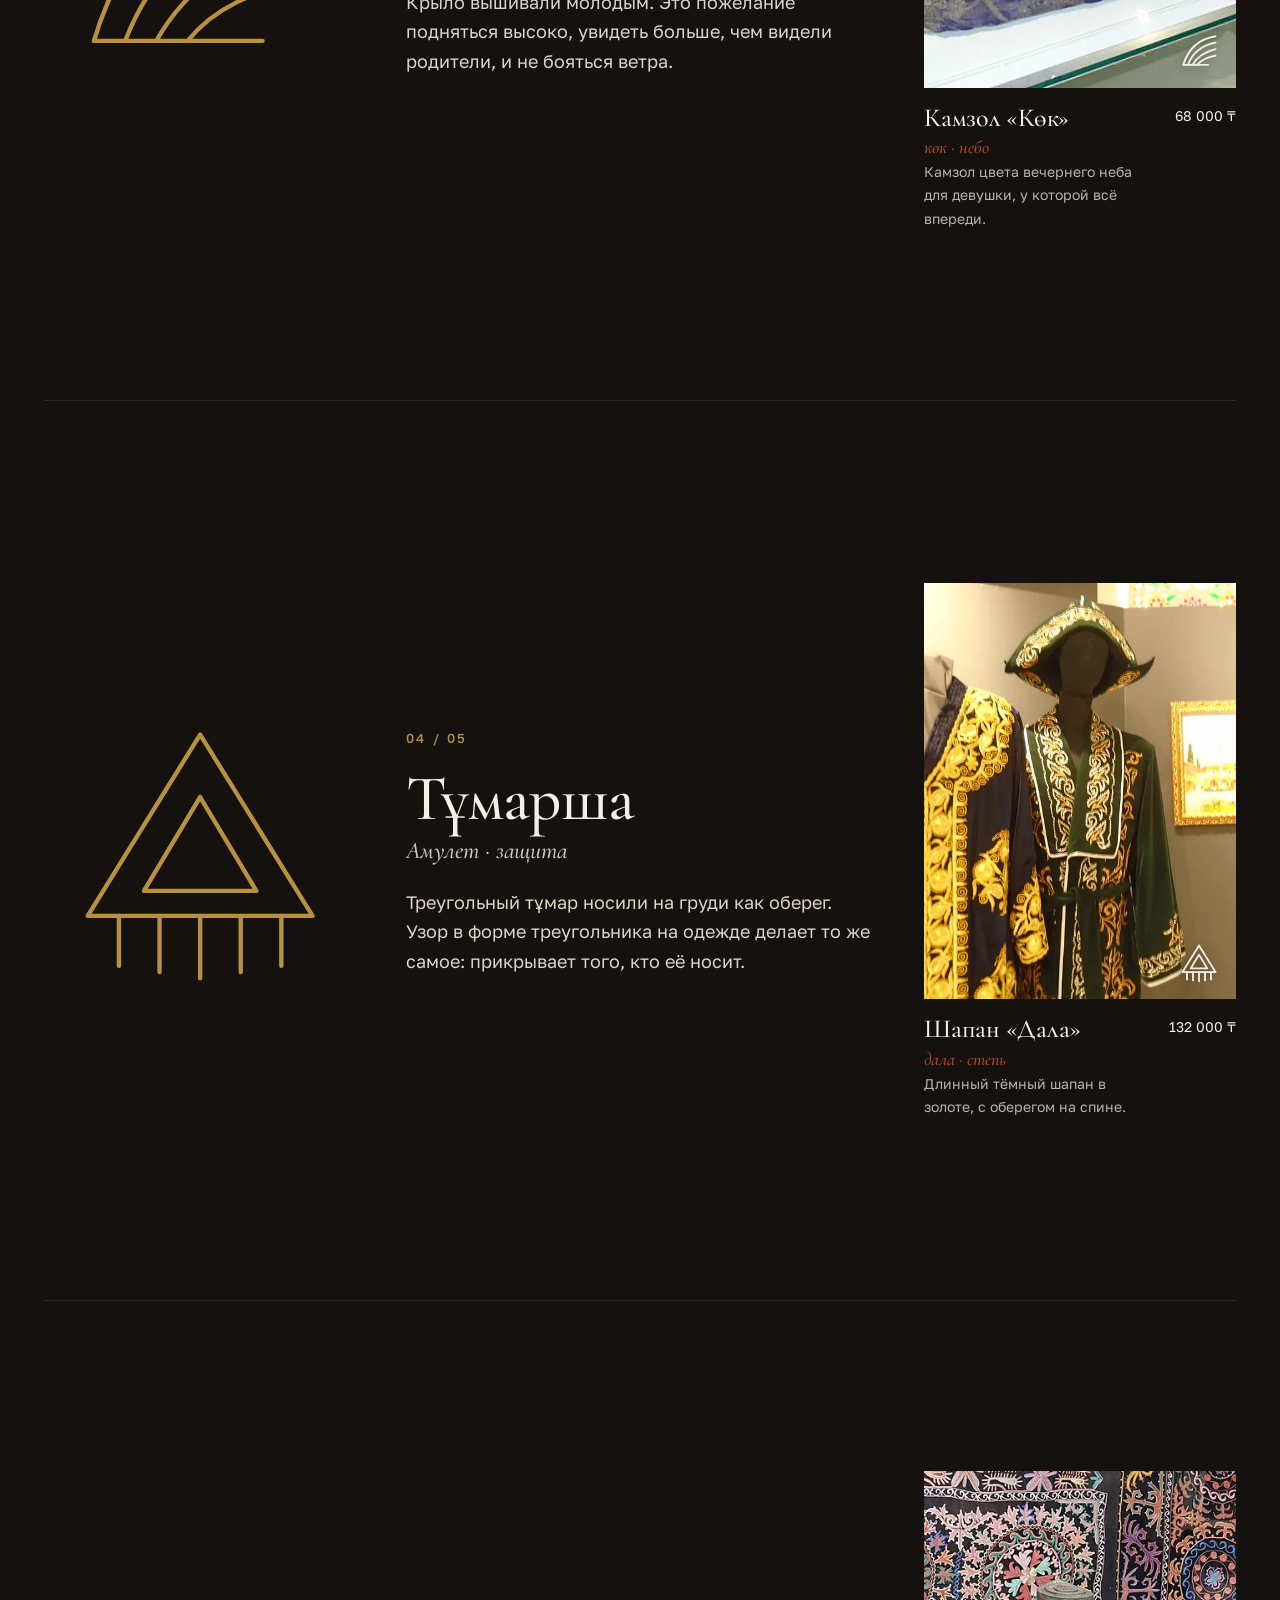
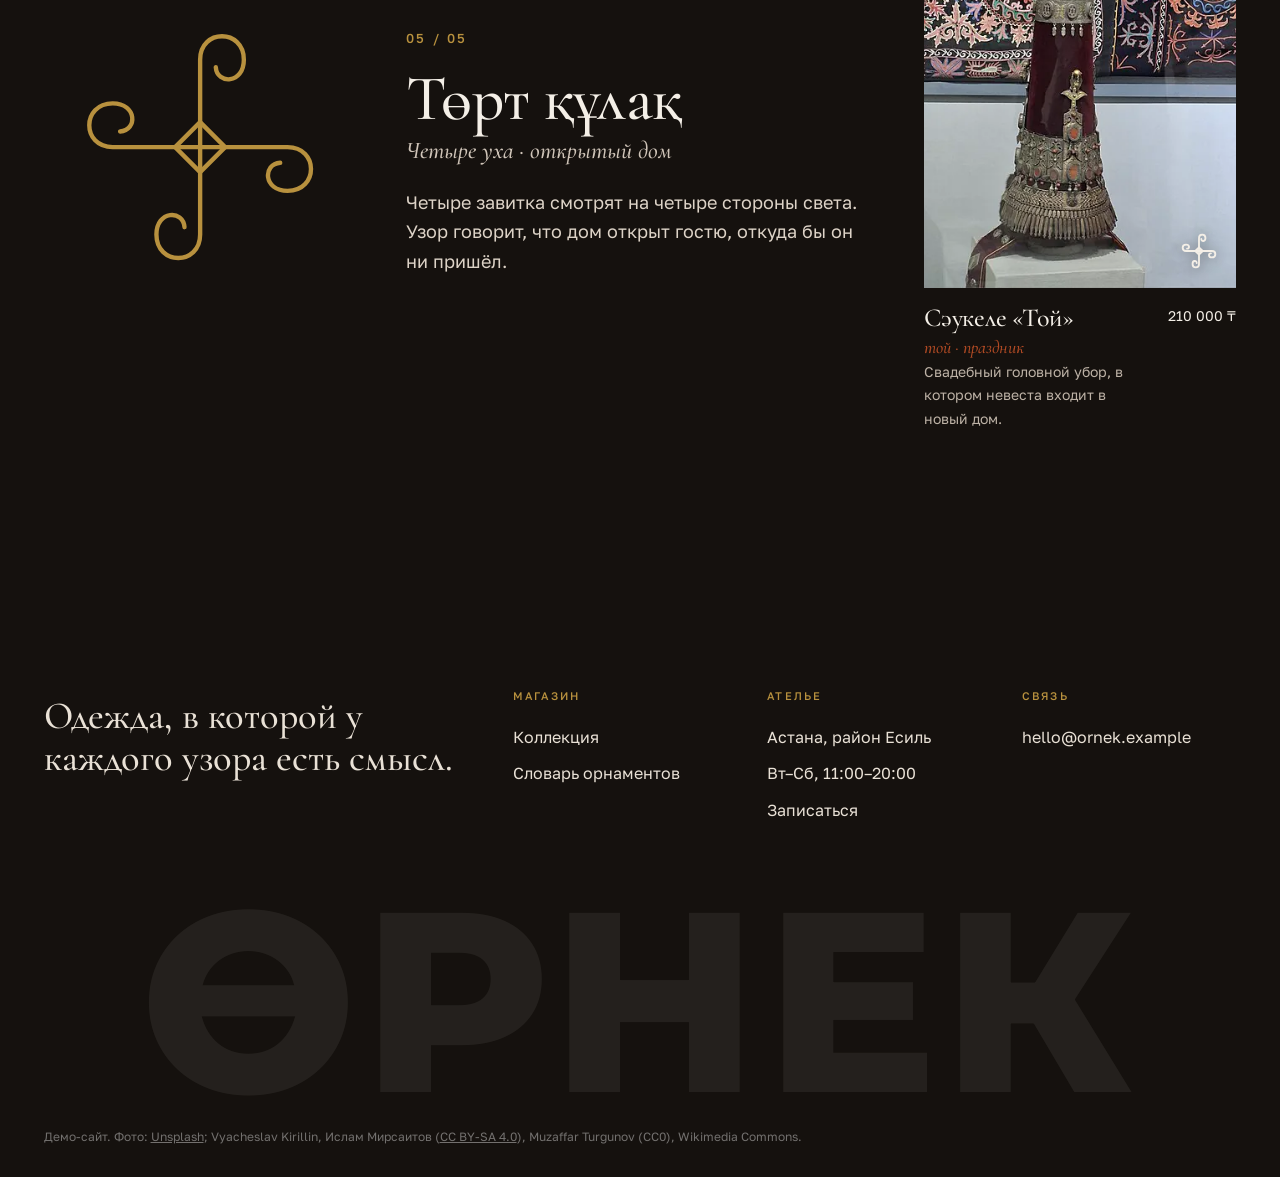
<file: demos/qazaq/ornaments.html>
<!doctype html>
<html lang="ru">
<head>
<meta charset="utf-8">
<meta name="viewport" content="width=device-width, initial-scale=1">
<title>Словарь орнаментов — ӨРНЕК</title>
<meta name="description" content="Что значат казахские узоры: қошқар мүйіз, түйе табан, құс қанаты, тұмарша, төрт құлақ. Найдите свой узор.">
<meta name="theme-color" content="#15110E">
<link rel="icon" href="assets/icon.svg">
<link rel="preconnect" href="https://fonts.googleapis.com"><link rel="preconnect" href="https://fonts.gstatic.com" crossorigin>
<link href="https://fonts.googleapis.com/css2?family=Cormorant+Garamond:ital,wght@0,500;1,500&family=Golos+Text:wght@400;500&family=Montserrat:wght@800&display=swap" rel="stylesheet">
<link rel="stylesheet" href="site.css">
<style>
body{background:var(--ink);color:var(--bg)}
.nav.solid{background:#15110eee;color:var(--bg);border-color:#ffffff1a}
.quiz{min-height:100svh;display:grid;grid-template-columns:1fr 1fr;gap:60px;align-items:center;padding-block:130px 80px}
.quiz h1 em,.row h2 em{color:#E7C47A}
.quiz h1 .rv>span{animation:up 1.1s var(--ease) both}
.quiz h1 .rv:nth-child(2)>span{animation-delay:.1s}
@keyframes up{from{transform:translateY(105%)}to{transform:none}}
.quiz .q{margin-top:40px;font-size:17px;color:#cfc4b8}
.opts{display:flex;flex-wrap:wrap;gap:10px;margin-top:18px}
.opts button{all:unset;cursor:pointer;border:1px solid #ffffff40;padding:14px 22px;border-radius:999px;font-size:15px;transition:background .3s,color .3s,border-color .3s}
.opts button:hover{border-color:var(--bg)}
.opts button[aria-pressed=true]{background:var(--bg);color:var(--ink);border-color:var(--bg)}
.opts button:focus-visible{outline:2px solid var(--gold);outline-offset:3px}
.ans{position:relative;aspect-ratio:1;max-width:540px;width:100%;justify-self:center;color:var(--gold)}
.ans .orn{position:absolute;inset:0;stroke-width:1.3;opacity:0;transition:stroke-dashoffset 2s var(--ease),opacity .4s}
.ans .orn.on{opacity:1;stroke-dashoffset:0}
.res{margin-top:34px;min-height:150px;border-top:1px solid #ffffff22;padding-top:24px}
.res b{display:block;font:500 34px/1.1 var(--serif)}
.res p{color:#cfc4b8;margin:8px 0 16px;max-width:520px}
.res a{color:var(--gold)}
.row{display:grid;grid-template-columns:.8fr 1.2fr .8fr;gap:50px;align-items:center;min-height:100svh;padding-block:90px;border-top:1px solid #ffffff1a}
.row .big{color:var(--gold);max-width:420px;width:100%}
.row .big .orn{stroke-width:1.4}
.row .num{font:500 13px/1 var(--sans);letter-spacing:.2em;color:var(--gold)}
.row h2{margin:16px 0 6px}
.row .ru{font:italic 500 24px/1.2 var(--serif);color:#cfc4b8}
.row p{color:#ddd3c7;font-size:18px;margin-top:22px;max-width:520px}
.row .tile h3{color:var(--bg)}
.row .tile .line{color:#bdb2a6}
@media (max-width:1000px){.quiz,.row{grid-template-columns:1fr}.row .tile{max-width:420px}.row .big{max-width:260px}}
</style>
</head>
<body>
<main id="main" class="px">
  <section class="quiz">
    <div>
      <span class="cap" style="color:var(--gold)">Словарь орнаментов</span>
      <h1 style="margin-top:18px"><span class="rv"><span>Найдите</span></span><span class="rv"><span>свой <em>узор</em></span></span></h1>
      <p class="q">Что вы хотите пожелать себе или человеку, которому дарите?</p>
      <div class="opts" role="group" aria-label="Пожелание" id="opts"></div>
      <div class="res" id="res" aria-live="polite"></div>
    </div>
    <div class="ans" id="ans"></div>
  </section>
  <div id="rows"></div>
</main>
<script src="data.js"></script>
<script src="site.js"></script>
<script>
const keys = Object.keys(ORN);
const wish = {horn:'Достатка', tuye:'Доброй дороги', qus:'Смелой мечты', tumar:'Защиты', tort:'Тёплого дома'};
const itemOf = k => ITEMS.find(i => i.orn === k);
document.getElementById('ans').innerHTML = keys.map(k => svgOrn(k)).join('');
document.getElementById('opts').innerHTML = keys.map(k => `<button type="button" aria-pressed="false" data-k="${k}">${wish[k]}</button>`).join('');
const choose = k => {
  document.querySelectorAll('#ans .orn').forEach((s, i) => s.classList.toggle('on', keys[i] === k));
  document.querySelectorAll('#opts button').forEach(b => b.setAttribute('aria-pressed', b.dataset.k === k));
  const it = itemOf(k);
  document.getElementById('res').innerHTML = `<b>${ORN[k].kz}</b><p>${ORN[k].ru}. ${ORN[k].text}</p><a class="u" href="product.html?id=${it.id}">Этот узор на вещи: ${it.name}</a>`;
};
document.querySelectorAll('#opts button').forEach(b => b.onclick = () => choose(b.dataset.k));
choose('horn');

document.getElementById('rows').innerHTML = keys.map((k, n) => { const it = itemOf(k); return `
<section class="row io" id="${k}">
  <div class="big">${svgOrn(k)}</div>
  <div><span class="num">0${n + 1} / 0${keys.length}</span><h2>${ORN[k].kz}</h2><span class="ru">${ORN[k].ru} · ${ORN[k].means.toLowerCase()}</span><p>${ORN[k].text}</p></div>
  ${tile(it, '(max-width:1000px) 100vw, 25vw')}
</section>`; }).join('');
</script>
</body>
</html>
</file>
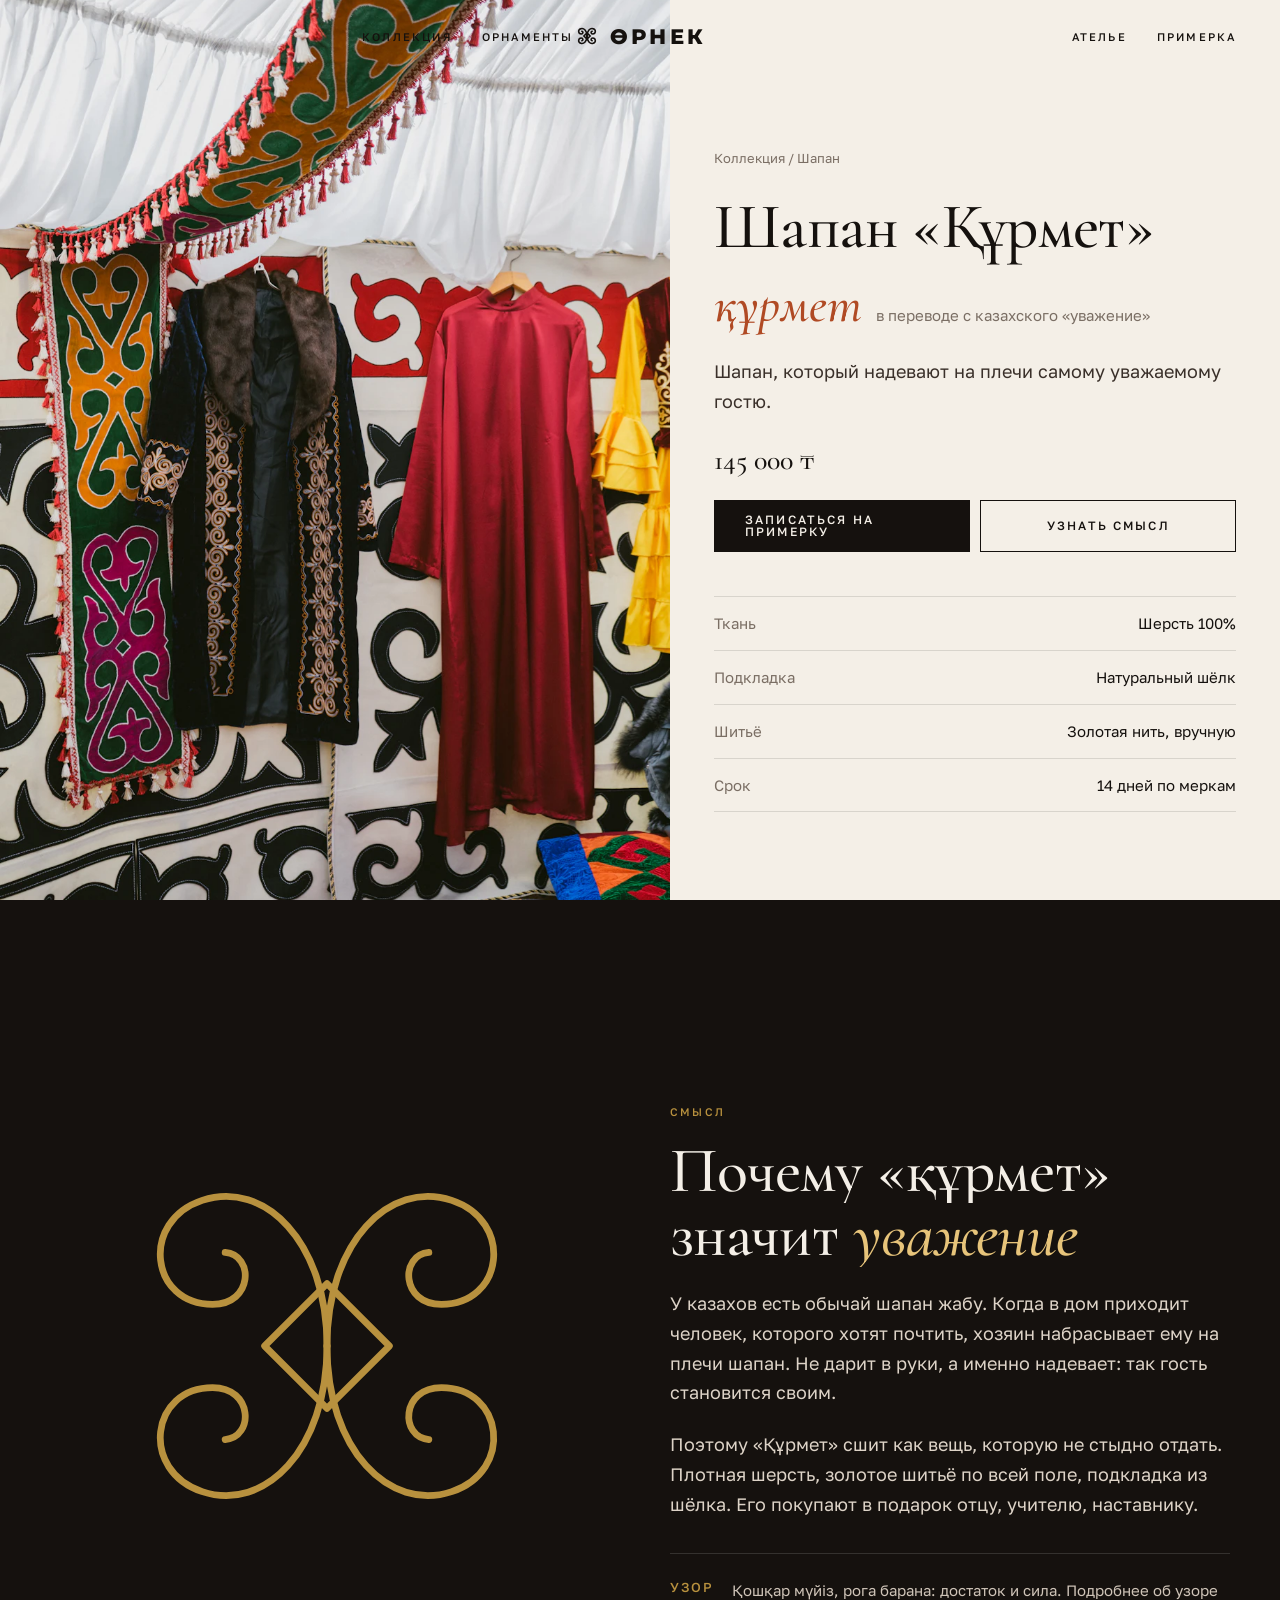
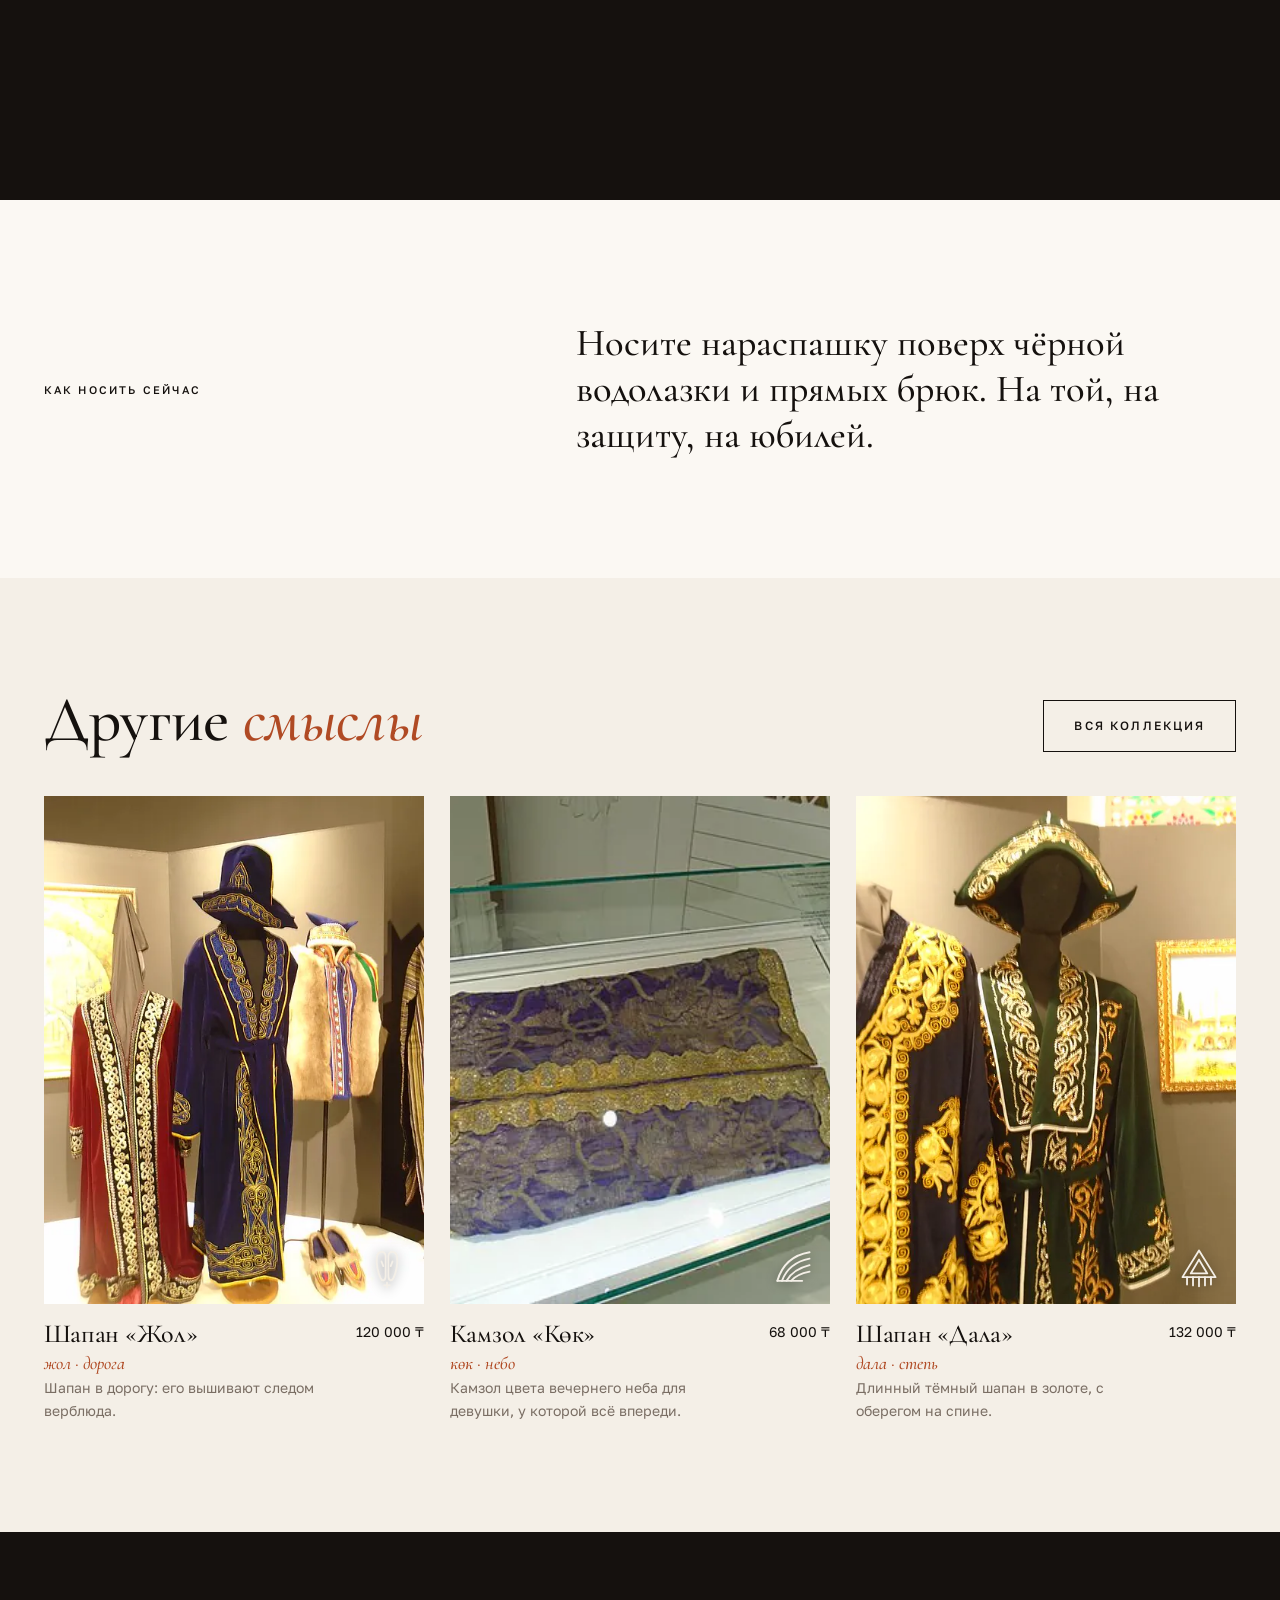
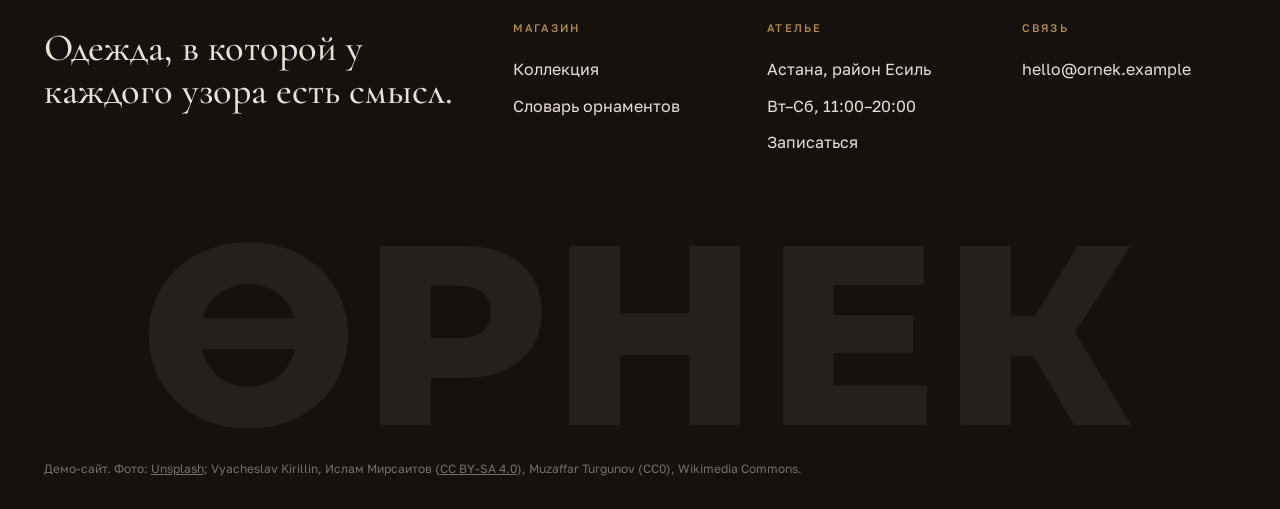
<file: demos/qazaq/product.html>
<!doctype html>
<html lang="ru">
<head>
<meta charset="utf-8">
<meta name="viewport" content="width=device-width, initial-scale=1">
<title>ӨРНЕК</title>
<meta name="description" content="Вещь из коллекции «Дала»: её смысл, узор и как её носить сейчас.">
<meta name="theme-color" content="#F4EFE7">
<link rel="icon" href="assets/icon.svg">
<link rel="preconnect" href="https://fonts.googleapis.com"><link rel="preconnect" href="https://fonts.gstatic.com" crossorigin>
<link href="https://fonts.googleapis.com/css2?family=Cormorant+Garamond:ital,wght@0,500;1,500&family=Golos+Text:wght@400;500&family=Montserrat:wght@800&display=swap" rel="stylesheet">
<link rel="stylesheet" href="site.css">
<style>
.pd{display:grid;grid-template-columns:1.1fr 1fr;min-height:100svh}
.pd .ph{position:sticky;top:0;height:100svh;overflow:hidden;background:#e8e0d4}
.pd .info{padding:140px var(--pad) 80px;display:flex;flex-direction:column;justify-content:center;max-width:640px}
.crumbs{font-size:13px;color:var(--muted);margin-bottom:28px}
.crumbs a:hover{color:var(--ink)}
.pd h1{font-size:clamp(44px,5vw,78px)}
.say{display:flex;align-items:baseline;gap:14px;margin:22px 0 8px;flex-wrap:wrap}
.say b{font:italic 500 clamp(40px,4vw,60px)/1 var(--serif);color:var(--clay)}
.say span{font-size:15px;color:var(--muted)}
.pd .line{font-size:18px;color:var(--ink-2);margin:18px 0 30px}
.pd .price{font:500 28px/1 var(--serif);margin-bottom:26px}
.acts{display:flex;gap:10px;flex-wrap:wrap}
.acts .btn{flex:1 1 220px}
.facts{margin-top:44px;border-top:1px solid var(--line)}
.facts div{display:flex;justify-content:space-between;gap:20px;padding:14px 0;border-bottom:1px solid var(--line);font-size:15px}
.facts dt{color:var(--muted)}
.mean{background:var(--ink);color:var(--bg);display:grid;grid-template-columns:1fr 1fr;gap:60px;align-items:center;padding-block:120px;min-height:100svh}
.mean .stage{color:var(--gold);max-width:520px;width:100%;justify-self:center}
.mean .stage .orn{stroke-width:1.3}
.mean h2 em{color:#E7C47A}
.mean .story p{font-size:18px;color:#ddd3c7;margin-top:22px;max-width:560px}
.mean .ok{margin-top:34px;padding-top:24px;border-top:1px solid #ffffff22;display:grid;grid-template-columns:auto 1fr;gap:6px 18px;max-width:560px}
.mean .ok b{font:500 13px/1.4 var(--sans);letter-spacing:.16em;text-transform:uppercase;color:var(--gold)}
.mean .ok span{color:#cfc4b8;font-size:15px}
.wear{padding:120px 0;display:grid;grid-template-columns:1fr 1.4fr;gap:60px;align-items:center;background:var(--paper)}
.wear p{font:500 clamp(28px,3vw,46px)/1.2 var(--serif)}
.next{padding:110px 0}
.next .head{display:flex;justify-content:space-between;align-items:end;margin-bottom:44px;gap:20px}
.next .grid{display:grid;grid-template-columns:repeat(3,1fr);gap:clamp(16px,2vw,32px)}
@media (max-width:900px){
  .pd,.mean,.wear,.next .grid{grid-template-columns:1fr}
  .pd .ph{position:relative;height:auto;aspect-ratio:3/4}
  .pd .info{padding-top:40px}
  .next .head{flex-direction:column;align-items:start}
}
</style>
</head>
<body>
<main id="main"></main>
<script src="data.js"></script>
<script src="site.js"></script>
<script>
const id = new URLSearchParams(location.search).get('id');
const it = ITEMS.find(i => i.id === id) || ITEMS[0], o = ORN[it.orn];
document.title = `${it.name} — ${it.wordRu} — ӨРНЕК`;
const k = ITEMS.indexOf(it), others = [1, 2, 3].map(d => ITEMS[(k + d) % ITEMS.length]);
document.getElementById('main').innerHTML = `
<section class="pd">
  <div class="ph">${pic(it, '(max-width:900px) 100vw, 55vw', true)}</div>
  <div class="info">
    <nav class="crumbs" aria-label="Путь"><a class="u" href="collection.html">Коллекция</a> / ${it.type}</nav>
    <h1>${it.name}</h1>
    <div class="say"><b>${it.word}</b><span>в переводе с казахского «${it.wordRu}»</span></div>
    <p class="line">${it.line}</p>
    <p class="price" data-assumed>${it.price}</p>
    <div class="acts"><a class="btn" href="atelier.html?item=${it.id}#book">Записаться на примерку</a><a class="btn ghost" href="#mean">Узнать смысл</a></div>
    <dl class="facts">${it.facts.map(f => `<div><dt>${f[0]}</dt><dd>${f[1]}</dd></div>`).join('')}</dl>
  </div>
</section>
<section class="mean px io" id="mean">
  <div class="stage">${svgOrn(it.orn)}</div>
  <div class="story">
    <span class="cap" style="color:var(--gold)">Смысл</span>
    <h2 style="margin-top:16px"><span class="rv"><span>Почему «${it.word}»</span></span><span class="rv"><span>значит <em>${it.wordRu}</em></span></span></h2>
    ${it.story.map(p => `<p>${p}</p>`).join('')}
    <div class="ok"><b>Узор</b><span>${o.kz}, ${o.ru.toLowerCase()}: ${o.means.toLowerCase()}. <a class="u" href="ornaments.html#${it.orn}">Подробнее об узоре</a></span></div>
  </div>
</section>
<section class="wear px io">
  <span class="cap">Как носить сейчас</span>
  <p>${it.now}</p>
</section>
<section class="next px">
  <div class="head"><h2>Другие <em>смыслы</em></h2><a class="btn ghost" href="collection.html">Вся коллекция</a></div>
  <div class="grid">${others.map(x => tile(x)).join('')}</div>
</section>`;
</script>
</body>
</html>
</file>
<file: assets/system.css>
/*
  taste-skill system.css - the one system for the page. Link it first, then assets/ui/cards.css (the
  feature card, its panel and the fragment placements), then set the palette (--p-*), the fonts and
  the radius set on :root in the page (node scripts/start.mjs prints that block).
  Do not add a second grid, spacing scale, type scale, radius scale, button or card style.
*/

/* ---------------------------------------------------------------- tokens */
:root {
  /* palette (hex only; fx.js reads --bg --surface --ink --muted --accent --accent-ink) */
  --p-bg: #ffffff;
  --p-surface: #f4f4f4;
  --p-ink: #111111;
  --p-muted: #6b6b6b;
  --p-accent: #1a4be0;
  --p-accent-ink: #ffffff;
  --p-action: #1a4be0;      /* buttons, links, focus: the accent, or the ink when the accent is too pale */
  --p-action-ink: #ffffff;
  --p-inv-bg: #111111;
  --p-inv-surface: #1c1c1c;
  --p-inv-ink: #f4f4f4;
  --p-inv-muted: #a3a3a3;
  --p-inv-accent: #ffffff;
  --p-inv-accent-ink: #111111;
  --p-inv-action: #ffffff;
  --p-inv-action-ink: #111111;
  /* the lit ground behind UI and in the closing band (references/cards.md), one per page, tech pages only
     (none on kind other, which is flat): <html data-ground="sand|sky|sage|painting">. system.js gives it to every ground
     that holds UI, on light and dark pages alike; --hue on one panel changes only its accent */
  --ground-bg: #d9ccb7; --ground-surface: #e9e0d2; --ground-ink: #2a2622; --ground-muted: #5a534a; --ground-accent: #a8794a;

  /* fonts */
  --font-display: system-ui, -apple-system, "Segoe UI", sans-serif;
  --font-text: system-ui, -apple-system, "Segoe UI", sans-serif;
  --font-mono: ui-monospace, "SFMono-Regular", Menlo, Consolas, monospace;
  --display-weight: 400;    /* headlines 400; 500 on a tech page (software, gaming, hardware) */
  --display-tracking: -0.025em;

  /* the page rhythm (references/layout-v4.md): one section per screen. The header is fixed and
     --nav tall; every section is padded --padt above and --padb (plus the phone action bar, --bar)
     below, and is exactly one or two screens tall (--h: 1 or 2; --hm on a phone). The hero's words
     start --hgap under the header and its content ends --hpadb above the fold. */
  --nav: 72px;
  --padt: 120px;
  --padb: 72px;
  --hgap: 48px;
  --hpadb: 64px;
  --bar: 0px;
  /* grid: one .wrap (alias .container) for the header, every section and the footer, the same
     --gut on both sides: 1280 wide at x 80-1360 at 1440, 342 at x 24-366 at 390 */
  --container: 1280px;
  --gut: 80px;
  --pad: var(--gut);
  --gutter: 24px;

  /* spacing: 4/8 scale */
  --s-1: 4px;  --s-2: 8px;  --s-3: 12px; --s-4: 16px; --s-5: 24px;
  --s-6: 32px; --s-7: 48px; --s-8: 64px; --s-9: 96px; --s-10: 128px;
  --section: 40px;      /* only a .section outside main (the kit's demo pages); every main > section and
                           footer.closing take --padt and --padb */
  --section-band: 56px; /* the same for an older footer outside footer.closing */
  --head-gap: 48px;     /* the one heading-to-content gap, 32 on a phone (layout.css reads it as --ly-head-gap) */
  --card-pad: 16px;     /* card padding (cards.css sets its own for cards with a panel) */
  --card-gap: 16px;     /* gap between cards */

  /* type scale (the only sizes on the page) */
  --t-label: 13px;
  --t-small: 14px;
  --t-body: 16px;
  --t-lead: 18px;
  --t-card: 18px;
  --t-h3: 24px;
  /* straight lines from the phone size at 390 to the desktop size at 1440 (system.md's table) */
  --t-h2: clamp(30px, 1.72vw + 23.3px, 48px);
  --t-h1: clamp(38px, 3.24vw + 25.4px, 72px);
  /* a big number stays a step under the h2 (VI-11): 38 at 1440, 28 at 390, so it never reads as a
     section heading; a stats row and a price set their own, smaller still */
  --t-stat: clamp(28px, .952vw + 24.29px, 38px);

  /* radius: one scale (soft by default; data-radius on <html> switches it) */
  --r-sm: 8px;  --r-md: 12px; --r-lg: 20px; --r-btn: 8px;

  /* controls (fixed here; a page never adds its own) */
  --btn-h: 44px;
  --btn-h-sm: 36px;
  --nav-h: var(--nav);  /* the older name, kept for the kit's files */
  --icon: 16px;         /* small icons: socials, menu chevrons, mono brand marks */

  /* motion: the one UI ease-out (motion.css --m-ease and ui/base.css --u-ease read it; references/motion.md) */
  --ease: cubic-bezier(.2, .8, .2, 1);
  --dur: 180ms;
}
html[data-radius="sharp"] { --r-sm: 4px; --r-md: 6px;  --r-lg: 8px;  --r-btn: 4px; }
html[data-radius="soft"]  { --r-sm: 8px; --r-md: 12px; --r-lg: 20px; --r-btn: 8px; }
html[data-radius="round"] { --r-sm: 10px; --r-md: 16px; --r-lg: 24px; --r-btn: 999px; }
/* the four lit grounds (references/cards.md); sand is the default above. painting goes with
   painterly-landscape (x.ai's daylight sky over olive hills) */
html[data-ground="sky"]      { --ground-bg: #c6d3df; --ground-surface: #d6e0e9; --ground-ink: #25303a; --ground-muted: #4d5964; --ground-accent: #3f6a92; }
html[data-ground="sage"]     { --ground-bg: #cdd6c6; --ground-surface: #dce3d6; --ground-ink: #262d24; --ground-muted: #535b51; --ground-accent: #6c8e63; }
html[data-ground="painting"] { --ground-bg: #79a8d6; --ground-surface: #a6c4e2; --ground-ink: #16212c; --ground-muted: #273949; --ground-accent: #9c9b3c; }
/* cards.css takes its card and panel radii from this scale */
html[data-radius] .card { --c-r: var(--r-lg); }
html[data-radius] .panel { --p-r: var(--r-md); }

/* a phone: the header 56, the sections padded 96 / 48, the hero's words 40 under the header and its
   content ending 24 above the fold, 24 at both sides, 12 between columns */
@media (max-width: 639px) {
  :root { --nav: 56px; --padt: 96px; --padb: 48px; --hgap: 40px; --hpadb: 24px; --gut: 24px; --gutter: 12px; --card-gap: 12px; --head-gap: 32px; }
}
@media (min-width: 640px) {
  :root { --gut: 48px; --section: 48px; --section-band: 72px; --card-pad: 24px; }
}
@media (min-width: 1024px) {
  :root { --gut: 80px; --section: 56px; --section-band: 96px; --card-gap: 24px;
          --t-lead: 20px; --t-card: 20px; --t-h3: 28px; }
  /* a place (and a local service): the 1200 column at x 120-1320 */
  html[data-type="place"] { --gut: 120px; --container: 1200px; }
}
/* a place (VI-06, ST-96, PH-23): its own smaller type (h1 48/53 and 32/37, h2 32/40 and 24/30, titles
   and the sub-line 20 and 18), the Recipe 3 hero's gap under its photograph (40, 24 on a phone),
   square photographs and cards and 2px buttons, whatever data-radius and data-buttons say */
:root[data-type="place"] {
  --hgap: 40px;
  --t-h1: clamp(32px, 1.524vw + 26.06px, 48px);
  --t-h2: clamp(24px, .762vw + 21px, 32px);
  --t-h3: clamp(20px, .381vw + 18.51px, 24px);
  --r-sm: 2px; --r-md: 0px; --r-lg: 0px; --r-btn: 2px;
}
:root[data-type="place"] :is(h1, .t-h1) { line-height: 1.104; }
:root[data-type="place"] :is(h2, .t-h2) { line-height: 1.25; }
@media (max-width: 639px) {
  :root[data-type="place"] { --hgap: 24px; }
  :root[data-type="place"] :is(h1, .t-h1) { line-height: 1.156; }
}

/* ---------------------------------------------------------------- grounds (at most three) */
:root, .ground-base {
  --bg: var(--p-bg); --surface: var(--p-surface); --ink: var(--p-ink); --muted: var(--p-muted);
  --accent: var(--p-accent); --accent-ink: var(--p-accent-ink); --card: var(--p-surface);
  --action: var(--p-action); --action-ink: var(--p-action-ink);
}
.ground-surface {
  --bg: var(--p-surface); --surface: var(--p-bg); --ink: var(--p-ink); --muted: var(--p-muted);
  --accent: var(--p-accent); --accent-ink: var(--p-accent-ink); --card: var(--p-bg);
  --action: var(--p-action); --action-ink: var(--p-action-ink);
}
.ground-inverse {
  --bg: var(--p-inv-bg); --surface: var(--p-inv-surface); --ink: var(--p-inv-ink); --muted: var(--p-inv-muted);
  --accent: var(--p-inv-accent); --accent-ink: var(--p-inv-accent-ink); --card: var(--p-inv-surface);
  --action: var(--p-inv-action); --action-ink: var(--p-inv-action-ink);
}
:root, .ground-base, .ground-surface, .ground-inverse {
  --line: color-mix(in oklab, var(--ink) 11%, transparent);
  --line-strong: color-mix(in oklab, var(--ink) 20%, transparent);
  /* effects (fx.js) and UI fragments (assets/ui) take the colours of the ground they sit on */
  --fx-bg: var(--bg); --fx-surface: var(--surface); --fx-ink: var(--ink); --fx-muted: var(--muted);
  --fx-accent: var(--accent); --fx-accent-ink: var(--accent-ink);
  --ui-font: var(--font-text); --ui-mono: var(--font-mono); --ui-radius: var(--r-md);
}
.ground-base, .ground-surface, .ground-inverse { background: var(--bg); color: var(--ink); }

/* ---------------------------------------------------------------- base */
*, *::before, *::after { box-sizing: border-box; }
/* an anchor lands on the section's top (the judge's frame): the fixed header covers --nav of its --padt */
html { -webkit-text-size-adjust: 100%; scroll-padding-top: 0; scroll-behavior: auto; margin: 0; }
body {
  margin: 0; background: var(--bg); color: var(--ink);
  font: 400 var(--t-body)/1.55 var(--font-text);
  -webkit-font-smoothing: antialiased; text-rendering: optimizeLegibility; overflow-x: clip;
}
img, svg, video, canvas { display: block; max-width: 100%; }
/* hidden means hidden, also on an img the line above makes a block (a menu tab's photograph, a peek photograph) */
[hidden] { display: none !important; }
img, video { height: auto; }
a { color: inherit; text-decoration: none; }
button { font: inherit; color: inherit; }
h1, h2, h3, h4, p, ul, ol, figure, blockquote { margin: 0; }
ul, ol { padding: 0; list-style: none; }
h1, h2, h3, h4 {
  font-family: var(--font-display); font-weight: var(--display-weight);
  letter-spacing: var(--display-tracking); text-wrap: balance; overflow-wrap: break-word;
  /* a long word (a German compound at 390) breaks at a syllable with a hyphen, in the language of <html lang>;
     only words of 10 letters or more, 4 at least on each side, so a short English heading never breaks */
  hyphens: auto; -webkit-hyphens: auto; hyphenate-limit-chars: 10 4 4;
}
h1, .t-h1 { font-size: var(--t-h1); line-height: 1.04; }
h2, .t-h2 { font-size: var(--t-h2); line-height: 1.1; }
h3, .t-h3 { font-size: var(--t-h3); line-height: 1.2; }
h4, .t-card { font-family: var(--font-text); font-weight: 500; font-size: var(--t-card); line-height: 1.3; letter-spacing: -0.01em; }
p { text-wrap: pretty; }
.t-lead  { font-size: var(--t-lead); line-height: 1.5; }
.t-body  { font-size: var(--t-body); line-height: 1.55; }
.t-small { font-size: var(--t-small); line-height: 1.5; }
.t-label { font-size: var(--t-label); font-weight: 500; line-height: 1.4; letter-spacing: 0.01em; }
.t-stat  { font-family: var(--font-display); font-weight: var(--display-weight); font-size: var(--t-stat);
           line-height: 1; letter-spacing: var(--display-tracking); font-variant-numeric: tabular-nums; }
.muted { color: var(--muted); }
.mono  { font-family: var(--font-mono); }
.measure { max-width: 62ch; }
:focus-visible { outline: 2px solid var(--action); outline-offset: 2px; border-radius: 2px; }
::selection { background: color-mix(in oklab, var(--accent) 30%, transparent); }

/* ---------------------------------------------------------------- grid */
.wrap, .container { width: min(100% - 2 * var(--gut), var(--container)); margin-inline: auto; padding-inline: 0; }
.grid { display: grid; grid-template-columns: repeat(12, minmax(0, 1fr)); column-gap: var(--gutter); row-gap: var(--card-gap); }
.grid > * { min-width: 0; grid-column: 1 / -1; }
.section { padding-block: var(--section); }

/* ---------------------------------------------------------------- one section per screen
   The page is a stack of screens. Framed at scrollY = k x the screen height, a shot shows exactly one
   section: the hero alone on the first screen, every other section (and footer.closing, the close and
   the footer in one) exactly one or two screens tall, its h2 first, --padt under its top. Heights
   and padding do it: no pinning, snapping or script.
     <section class="section" id=".." style="--h: 2">     (2 screens; --hm sets a phone's count alone)
       <div class="wrap"> the h2 first, then the content </div>     (the one in-flow child)
     </section>
   A layer (a full-bleed photograph or ground behind the words) is an <img class="layer" aria-hidden="true">
   beside the .wrap. Content must fit: one screen holds 708px of content at 1440x900 (900 - 120 - 72),
   two hold 1,608 (the second screen's part starts --padt under its top with .g2). From 640 to 1279 a
   section keeps at least its screens and grows past them rather than overlap the next. */
main > :is(section, .section), footer.closing {
  position: relative; box-sizing: border-box;
  height: calc(var(--h, 1) * 100vh); height: calc(var(--h, 1) * 100svh);
  padding: var(--padt) 0 calc(var(--padb) + var(--bar));
}
main > :is(section, .section) > :is(.wrap, .container), footer.closing > .wrap { position: relative; z-index: 1; height: 100%; }
main > :is(section, .section) > :is(.wrap, .container):not(.grid) { display: flex; flex-direction: column; }
/* a .wrap that is the section's grid too (class="wrap grid"): its rows start at the top */
main > :is(section, .section) > :is(.wrap, .container).grid { align-content: start; }
/* .fill: the block that takes what the screen leaves under the heading (a photograph, a frame) */
main > :is(section, .section) > .wrap > .fill { flex: 1 1 0; min-height: 0; }
/* two screens as two groups: row 1 the h2 and the first group, row 2 the rest (no second h2), starting
   --padt under the second screen's top, so the second shot looks like any other section */
main > :is(section, .section).g2, footer.closing.g2 { --h: 2; }
main > :is(section, .section).g2 > :is(.wrap, .container), footer.closing.g2 > .wrap { display: grid; grid-template-rows: minmax(0, 1fr) minmax(0, 1fr); row-gap: calc(var(--padt) + var(--padb) + var(--bar)); }
main > :is(section, .section).g2 > :is(.wrap, .container) > *, footer.closing.g2 > .wrap > * { min-height: 0; align-self: start; }
main > :is(section, .section).g2 > :is(.wrap, .container) > :is(.group, .fill) { align-self: stretch; }
/* a group: one screen's part of a .g2 section (its h2 and first rows, or the rest) */
.group { display: flex; flex-direction: column; min-height: 0; }
/* each screen's card row runs down to that screen's foot (the cards stretch, their panels grow), so
   the second screen of a .g2 is never a short row over an empty ground; both rows end on the same line */
@media (min-width: 1024px) {
  main > :is(section, .section).g2 > .wrap > .grid:last-child,
  main > :is(section, .section).g2 > .wrap > .group > .grid:last-child { align-self: stretch; flex: 1 1 auto; min-height: 0; }
}
.group > .fill { flex: 1 1 0; min-height: 0; }
@media (min-width: 640px) and (max-width: 1279px) {
  main > :is(section, .section):not(.hero, .section--hero), footer.closing {
    height: auto; min-height: calc(var(--h, 1) * 100vh); min-height: calc(var(--h, 1) * 100svh);
  }
  /* the section is a column and its .wrap takes all of it, so a .fill (a photograph, a frame) still
     grows to the section's foot (a min-height percentage would not resolve, leaving it at its least) */
  /* :where() keeps it at no weight, so a page's own phone- or tablet-only hiding (section.desk-only { display: none }) wins */
  :where(main > :is(section, .section):not(.hero, .section--hero), footer.closing) { display: flex; flex-direction: column; }
  main > :is(section, .section):not(.hero, .section--hero) > :is(.wrap, .container), footer.closing > .wrap { flex: 1 0 auto; height: auto; min-height: 0; }
}
/* a phone: lvh (the screen with its bars hidden) for every section but the hero; --hm when stacking
   makes the content taller than the desktop count */
@media (max-width: 639px) {
  /* at least its screens, never less: content a screen cannot hold makes the section taller (the rhythm
     check then asks for --hm: 2 or less content); a fixed height would lay its last rows over the next
     section, the fault the phone shots showed most (a list under the closing heading and its button) */
  main > :is(section, .section):not(.hero, .section--hero), footer.closing {
    height: auto; min-height: calc(var(--hm, var(--h, 1)) * 100vh); min-height: calc(var(--hm, var(--h, 1)) * 100lvh);
  }
  /* one grid row at least the screens tall that grows with the .wrap's content: the .wrap is stretched to
     it, so its .fill and its two groups still share a definite height */
  /* (at no weight, as on the tablet: a page's own section.desk-only { display: none } still hides it) */
  :where(main > :is(section, .section):not(.hero, .section--hero):has(> :is(.wrap, .container)), footer.closing) {
    display: grid; grid-template-columns: minmax(0, 1fr); grid-template-rows: 1fr; grid-auto-rows: auto;
  }
  main > :is(section, .section):not(.hero, .section--hero) > :is(.wrap, .container), footer.closing > .wrap { height: auto; }
  main > :is(section, .section).g2m, footer.closing.g2m { --hm: 2; }
  main > :is(section, .section).g2m > :is(.wrap, .container), footer.closing.g2m > .wrap { display: grid; grid-template-rows: minmax(0, 1fr) minmax(0, 1fr); row-gap: calc(var(--padt) + var(--padb) + var(--bar)); }
  /* stacked in one, the two groups keep the open cards' 32px, so the first group's last panel never meets
     the next card's title */
  main > :is(section, .section).g2:not(.g2m) > :is(.wrap, .container) { display: flex; row-gap: var(--s-6); }
  /* what the two screens leave goes around the second group, so it opens below the header, not on the fold */
  main > :is(section, .section).g2:not(.g2m) > :is(.wrap, .container) > :last-child { margin-block: auto; }
  main > :is(section, .section).g2:not(.g2m) > :is(.wrap, .container) > * { align-self: stretch; }
}
/* a layer: the photograph or ground of a whole section, under its words, edge to edge */
main > :is(section, .section) > :is(img, video, canvas, picture).layer,
footer.closing > :is(img, video, canvas, picture).layer {
  position: absolute; inset: 0; z-index: 0; width: 100%; height: 100%; max-width: none; object-fit: cover; object-position: var(--pos, 50% 50%);
}
main > :is(section, .section) > picture.layer > img { width: 100%; height: 100%; object-fit: cover; }

/* the hero: exactly the first screen, the fixed header over its top. Its words start --hgap under the
   header (--photo adds a full-bleed photograph's height above them on a place); its content ends
   --hpadb above the fold, and nothing of the next section shows, at 1440, 1024, 820 and 390.
     <section class="hero hero--<type>"><div class="wrap"><div class="hero-text"> .. </div>[one strip]</div></section>
   .hero-text holds the whole composition (the words, and the picture or window beside or under them);
   one docked strip (logos, three facts) may follow it, at most 96px, desktop only. */
main > :is(.hero, .section--hero) {
  height: 100vh; height: 100svh; min-height: 0;
  padding: calc(var(--nav) + var(--photo, 0px) + var(--hgap)) 0 calc(var(--hpadb) + var(--bar));
}
:is(.hero, .section--hero) > .wrap { height: 100%; display: grid; grid-template-rows: minmax(0, 1fr) auto; row-gap: var(--s-7); }
:is(.hero, .section--hero) > .wrap > .hero-text { min-height: 0; }
/* a phone: the hero is at least the first screen and grows when a short phone (320x640) cannot hold its
   words, buttons and picture, so nothing of it lies over the next section or under the header */
@media (max-width: 639px) {
  main > :is(.hero, .section--hero) { height: auto; min-height: 100vh; min-height: 100svh; }
  main > :is(.hero, .section--hero):has(> :is(.wrap, .container)) { display: grid; grid-template-columns: minmax(0, 1fr); grid-template-rows: 1fr; grid-auto-rows: auto; }
  main > :is(.hero, .section--hero) > :is(.wrap, .container) { height: auto; }
}
:is(.hero, .section--hero) > .wrap > .hero-strip { grid-row: 2; max-height: 96px; }
@media (max-width: 639px) { :is(.hero, .section--hero) > .wrap > .hero-strip { display: none; } }
.section--hero .section-head { max-width: 860px; }
/* the starter's own hero (hero-split): the words on span-5 top-aligned, the picture on span-6 start-7
   as tall as the hero's content box (at most 716 at 1440x900); a phone stacks words, then the picture
   in what is left */
.hero-text.hero-split { height: 100%; align-items: stretch; }
.hero-split > .hero-copy { align-self: start; }
.hero-split > .hero-visual { position: relative; min-height: 0; height: 100%; }
@media (max-width: 1023px) {
  .hero-text.hero-split { display: flex; flex-direction: column; gap: var(--s-6); }
  .hero-split > .hero-visual { flex: 1 1 0; min-height: 200px; height: auto; }
}
.hero-copy > * + * { margin-top: var(--s-5); }
/* the h1 first in the words' column: its capitals start on the picture's top line, not the line box's
   (the leading above the capitals would put the words about 12px under the photograph's top) */
.hero-copy > h1:first-child { text-box: trim-start cap alphabetic; }
.hero-copy > .btn-row { margin-top: var(--s-6); }
/* three short facts at the foot of the words' column, on the picture's bottom line (no dead space
   under the buttons): <dl class="hero-facts"><div><dt>..</dt><dd>..</dd></div> x3</dl> */
@media (min-width: 1024px) {
  .hero-split > .hero-copy { height: 100%; display: flex; flex-direction: column; }
  .hero-split > .hero-copy > .hero-facts { margin-top: auto; }
}
.hero-facts { display: grid; grid-template-columns: repeat(3, minmax(0, 1fr)); gap: var(--s-5) var(--gutter); margin: 0; }
.hero-facts > div { display: grid; gap: var(--s-1); align-content: start; }
.hero-facts dt { font-size: var(--t-small); color: var(--muted); }
.hero-facts dd { margin: 0; font-weight: 500; }
@media (max-width: 1023px) { .hero-facts { display: none; } }
/* a notice line above the h1 (changed hours, a delivery cut-off): one line with a number, static,
   starting on the left line like the h1 under it */
.hero-notice { font-size: var(--t-small); font-weight: 500; color: var(--ink); }
.hero-notice b, .hero-notice strong { font-weight: 500; color: var(--accent); }
.hero-copy > .hero-notice + h1 { margin-top: var(--s-5); }

/* a phone: open tiles from a row of three or four (rooms, goods, beans) go two-up, an odd last one
   across the row, so a row of three fits one 844px screen (stacked one under another they need two) */
@media (max-width: 639px) {
  .grid > .tile:is(.span-3, .span-4) { grid-column: auto / span 6; }
  .grid > .tile:is(.span-3, .span-4):nth-child(odd of .tile):nth-last-child(1 of .tile) { grid-column: 1 / -1; }
  .grid > .tile:is(.span-3, .span-4) .tile__head { flex-wrap: wrap; gap: 0 var(--s-2); }
}
/* a phone: open cards (words on the ground, the panel under them) stacked one under another keep 32px
   between a panel's foot and the next card's title, so a title never reads as the panel's caption */
@media (max-width: 639px) { .grid:has(> .card--open) { row-gap: var(--s-6); } }
/* a phone stacks a two-screen section's four open tiles into its two screens: their panels take 180px (a wide
   crop), so the h2 and the first two tiles of two lines each end on the first screen and the four inside both,
   not a third of a screen past. A page that sets its group's own --p-h (#features .panel) sets its phone value
   too, as the starter does */
@media (max-width: 639px) { main > :is(section, .section).g2 .card--open > .panel { --p-h: 180px; } }
/* spans: desktop >= 1024. Tablet 640-1023: text cards on span-3 and span-6 go two-up; cards with a
   panel (a visual needs the width; the one exception is a span-6 pair, below)
   and everything else (split text and visuals, span-4 cards, span-5/7/8 blocks) take the full row, so a split stacks and no row is left half empty. Phone < 640: one column. */
@media (min-width: 640px) and (max-width: 1023px) {
  .grid > .card.span-3:not(:has(> .panel)), .grid > .card.span-6:not(:has(> .panel)) { grid-column: auto / span 6; }
  /* the one exception with a panel: a 2x2 (or a pair) of span-6 cards stays two-up from 720px (a panel
     of about 310px and more, wide enough for a kit fragment), so four cards take one or two screens
     at 768-820 instead of a card per row (four stacked panels run past two screens). Split cards and
     every other span keep the full row. Under 720 a card per row. */
  @media (min-width: 720px) {
    .grid > .card.span-6:has(> .panel):not(.card--split) { grid-column: auto / span 6; }
    .grid > .card.span-6:has(> .panel):not(.card--split):nth-child(odd of .card.span-6):nth-last-child(1 of .card.span-6) { grid-column: 1 / -1; }
  }
  /* open tiles (rooms, models, people, a photo pair) go two-up; an odd last one takes the row */
  .grid > .tile:is(.span-3, .span-4, .span-6) { grid-column: auto / span 6; }
  .grid > .tile:is(.span-3, .span-4, .span-6):nth-child(odd of .tile):nth-last-child(1 of .tile) { grid-column: 1 / -1; }
}
@media (min-width: 1024px) {
  .span-2  { grid-column: auto / span 2; }
  .span-3  { grid-column: auto / span 3; }
  .span-4  { grid-column: auto / span 4; }
  .span-5  { grid-column: auto / span 5; }
  .span-6  { grid-column: auto / span 6; }
  .span-7  { grid-column: auto / span 7; }
  .span-8  { grid-column: auto / span 8; }
  .span-9  { grid-column: auto / span 9; }
  .span-10 { grid-column: auto / span 10; }
  .span-12 { grid-column: auto / span 12; }
  .start-1 { grid-column-start: 1; } .start-2 { grid-column-start: 2; } .start-3 { grid-column-start: 3; }
  .start-5 { grid-column-start: 5; } .start-6 { grid-column-start: 6; } .start-7 { grid-column-start: 7; }
  .start-4 { grid-column-start: 4; } .start-8 { grid-column-start: 8; } .start-9 { grid-column-start: 9; }
  .start-10 { grid-column-start: 10; }
  /* a split is top-aligned: the words' first line and the picture's top on one line (never centred
     against each other, never mirrored: text left, the visual right, on every split of the page) */
  .grid--middle, .grid--top { align-items: start; }
}
/* card rows: every card in a row the same height (a plain .grid stretches them) */
.grid:is(.grid--middle, .grid--top) > .card { align-self: stretch; }
/* 1024-1279: a span-4 card's panel would be about 220px wide, too narrow for real UI. Cards with a
   panel on span-4 go two-up, a span-8 one takes the row, and an odd last one takes the row too
   (steps, proof row: two, then one wide; bento: the wide card, then the four small ones two by two) */
@media (min-width: 1024px) and (max-width: 1279px) {
  .grid > .card.span-4:has(> .panel) { grid-column: auto / span 6; }
  .grid > .card.span-8:has(> .panel),
  .grid > .card.span-4:has(> .panel):nth-child(odd of .card.span-4):nth-last-child(1 of .card.span-4) { grid-column: 1 / -1; }
}

/* ---------------------------------------------------------------- section heading */
.section-head { max-width: 760px; margin-bottom: var(--head-gap); display: grid; gap: var(--s-4); }
/* every heading starts on the left line (a centred head among left ones reads as a mistake): the
   old centred head is left-aligned too */
.section-head--center { text-align: left; justify-items: start; }
/* a head row: the h2 (and its line) left, one link or the section's button at the right line */
.section-head--split { max-width: none; display: flex; align-items: end; justify-content: space-between; gap: var(--s-5); flex-wrap: wrap; }
.section-head--split > div { display: grid; gap: var(--s-4); max-width: 760px; }
.section-head p { color: var(--ink); font-size: var(--t-lead); line-height: 1.5; max-width: 60ch; }
.section-head--row { max-width: none; display: flex; align-items: end; justify-content: space-between; gap: var(--s-5); flex-wrap: wrap; }
.section-head--row > div { display: grid; gap: var(--s-4); max-width: 760px; }
/* the hero row (hero-product, hero-cycle): the h1 and its line left, the buttons right, across 1280 */
.section--hero .section-head--row { max-width: none; }

/* ---------------------------------------------------------------- buttons (one pair, a dealt look)
   One pair a page, .btn--primary and .btn--secondary, in the look dealt with the page (sections.md)
   and set once on <html data-buttons>; the markup never changes:
     solid  filled primary, outlined secondary, the radius scale (Figma; the default)
     pill   pills, a chevron after the primary's label, a tinted secondary (x.ai)
     tonal  the radius scale, a tinted secondary with no outline (Linear, Vercel)
     arrow  an arrow after the primary's label; the secondary is a text link with an arrow (Stripe)
     block  near-square corners, 48px tall; the secondary is an underlined text link (shops, hotels) */
.btn {
  display: inline-flex; align-items: center; justify-content: center; gap: var(--s-2);
  height: var(--btn-h); padding: 0 var(--s-5); border-radius: var(--r-btn); border: 1px solid transparent;
  font: 500 var(--t-body)/1 var(--font-text); letter-spacing: 0; white-space: nowrap; cursor: pointer;
  transition: background-color var(--dur) var(--ease), color var(--dur) var(--ease), border-color var(--dur) var(--ease), text-decoration-color var(--dur) var(--ease);
}
.btn--primary { background: var(--action); color: var(--action-ink); }
.btn--primary:hover { background: color-mix(in oklab, var(--action) 86%, var(--ink)); }
/* an inverted primary (the action is the ground's ink: a brand band, a lit ground): its hover steps toward the ground, as the filled one steps toward the ink */
.ground-brand .btn--primary:hover { background: color-mix(in oklab, var(--action) 88%, var(--bg)); }
/* the ground's own colour with a clear border: never grey on grey, readable on an effect too */
.btn--secondary { background: var(--bg); color: var(--ink); border-color: var(--line-strong); }
.btn--secondary:hover { background: color-mix(in oklab, var(--bg) 94%, var(--ink)); border-color: color-mix(in oklab, var(--ink) 35%, transparent); }
.btn--sm { height: var(--btn-h-sm); padding: 0 var(--s-4); font-size: var(--t-small); }
html[data-buttons="pill"] { --r-btn: 999px; }
html[data-buttons="block"] { --r-btn: 2px; --btn-h: 48px; }
html:is([data-buttons="pill"], [data-buttons="tonal"]) .btn--secondary { background: color-mix(in oklab, var(--ink) 8%, var(--bg)); border-color: transparent; }
html:is([data-buttons="pill"], [data-buttons="tonal"]) .btn--secondary:hover { background: color-mix(in oklab, var(--ink) 14%, var(--bg)); border-color: transparent; }
/* arrow and block: the secondary is a text link at the button's height (no box: one button look) */
html:is([data-buttons="arrow"], [data-buttons="block"]) .btn--secondary {
  background: none; border-color: transparent; padding-inline: var(--s-2);
  text-decoration: underline; text-underline-offset: 4px; text-decoration-color: var(--line-strong);   /* the .link look */
}
html:is([data-buttons="arrow"], [data-buttons="block"]) .btn--secondary:hover { background: none; border-color: transparent; text-decoration-color: currentColor; }
/* the glyph after a label: a chevron (pill) or an arrow (arrow), drawn so every font shows the same */
html[data-buttons="pill"] .btn--primary::after,
html[data-buttons="arrow"] :is(.btn--primary, .btn--secondary)::after {
  content: ""; flex: none; width: 12px; height: 12px; margin-right: -2px; background: currentColor;
  -webkit-mask: var(--btn-glyph) center / contain no-repeat; mask: var(--btn-glyph) center / contain no-repeat;
  transition: transform var(--dur) var(--ease);
}
html[data-buttons="pill"] { --btn-glyph: url("data:image/svg+xml,%3Csvg xmlns='http://www.w3.org/2000/svg' viewBox='0 0 12 12'%3E%3Cpath d='M4.5 2.5 8 6l-3.5 3.5' fill='none' stroke='black' stroke-width='1.6' stroke-linecap='round' stroke-linejoin='round'/%3E%3C/svg%3E"); }
html[data-buttons="arrow"] { --btn-glyph: url("data:image/svg+xml,%3Csvg xmlns='http://www.w3.org/2000/svg' viewBox='0 0 12 12'%3E%3Cpath d='M1.5 6h8.5M6.5 2.5 10 6l-3.5 3.5' fill='none' stroke='black' stroke-width='1.5' stroke-linecap='round' stroke-linejoin='round'/%3E%3C/svg%3E"); }
@media (hover: hover) and (pointer: fine) { html:is([data-buttons="pill"], [data-buttons="arrow"]) .btn:hover::after { transform: translateX(3px); } }
.btn:active { transform: translateY(1px) scale(.985); }
.btn--arrow::after { content: "\2192"; transition: transform var(--dur) var(--ease); }
@media (hover: hover) and (pointer: fine) { .btn--arrow:hover::after { transform: translateX(3px); } }
/* the drawn arrow (assets/motion: its stem grows and its head moves 3px on hover), the last child of
   a primary button, a pill or a link: <svg class="m-arrow" viewBox="0 0 12 12" aria-hidden="true">
   <path class="m-arrow__stem" d="M1 6h8"/><path class="m-arrow__head" d="M4.5 2.5 8 6l-3.5 3.5"/></svg>.
   It replaces the dealt glyph, so a button never shows two */
.m-arrow { flex: none; width: 12px; height: 12px; margin-right: -2px; overflow: visible;
           fill: none; stroke: currentColor; stroke-width: 1.6; stroke-linecap: round; stroke-linejoin: round; }
.btn--xl .m-arrow { width: 0.62em; height: 0.62em; stroke-width: 1.4; }
:is(.btn, .link, .pill):has(> .m-arrow)::after { content: none; display: none; }
.btn-row { display: flex; flex-wrap: wrap; gap: var(--s-3); align-items: center; }
.section-head--center .btn-row { justify-content: center; }
/* on the phone every button row stacks full width */
@media (max-width: 639px) {
  .btn-row { flex-direction: column; align-items: stretch; width: 100%; justify-self: stretch; }
  /* full width, the second action is a text link at the button's height under the filled one (an
     outline across the whole screen reads as a rule, a pale fill as a switched-off button) */
  .btn-row > .btn--secondary { background: none; border-color: transparent; text-decoration: underline; text-underline-offset: 4px; text-decoration-color: var(--line-strong); }
  .section-head--split > .btn { width: 100%; }
}
.link { display: inline-flex; align-items: center; gap: var(--s-2); font-weight: 500; color: var(--ink);
        text-decoration: underline; text-decoration-color: var(--line-strong); text-underline-offset: 4px;
        transition: text-decoration-color var(--dur) var(--ease); }
.link:hover { text-decoration-color: currentColor; }
.link::after { content: "\2192"; display: inline-block; text-decoration: none; transition: transform var(--dur) var(--ease); }
@media (hover: hover) and (pointer: fine) { .link:hover::after { transform: translateX(3px); } }
.pill { display: inline-flex; align-items: center; gap: var(--s-2); height: 32px; padding: 0 var(--s-3);
        border-radius: 999px; border: 1px solid var(--line); background: var(--card);
        font-size: var(--t-label); color: var(--ink); }
.pill .muted { color: var(--muted); }

/* ---------------------------------------------------------------- card (one style) */
.card {
  display: flex; flex-direction: column; gap: var(--s-2); min-width: 0;
  background: var(--card); border: 1px solid var(--line); border-radius: var(--r-lg); padding: var(--card-pad);
}
/* small titles in the text face: a display face at 20px (a condensed or hairline serif) reads smaller than the body */
.card > h3, .card > h4, .card--plan h3 { font-family: var(--font-text); font-weight: 500; font-size: var(--t-card); line-height: 1.3; letter-spacing: -0.01em; }
/* the type floor (system.md): text people read is 16px or more in ink; cards.css sets it for its
   card text, this for a plain card's lines */
.card > p { color: var(--ink); font-size: var(--t-body); max-width: 52ch; }
/* at most two boxes one inside the other (sections.md): a card whose panel holds UI drops its own
   box, so its title and lines sit on the page ground over the panel (Figma's tiles), or runs the
   panel flush to its sides and bottom (cards.css .panel--flush) */
.card.card--open { --c-pad: 0px; background: none; border: 0; box-shadow: none; padding: 0; overflow: visible; }
.card.card--open > .panel { margin: var(--s-5) 0 0; border-radius: var(--r-lg); }
.card.card--open > .panel--top { margin: 0 0 var(--s-5); }
.card--plan.is-featured { border-color: var(--action); box-shadow: inset 0 0 0 1px var(--action); }
/* cards.css (linked after this file) sets .card { gap: 0 } for feature cards; a plan keeps its 16px rows */
.card.card--plan { gap: var(--s-4); }

/* ---------------------------------------------------------------- visuals: panels and frames
   A card's .panel (the inset visual), .stage and the placements (.at-corner, .at-rise, .at-over,
   .at-right, .at-center, .stage--fade-*) come from assets/ui/cards.css (references/cards.md).
   This file adds the frames (hero, split, square, closing band) and lets a .stage work inside them.
   The grounds' colours: system.js lights every ground that holds UI (see there). */
:not(.card) > .panel { border-radius: var(--p-r, var(--r-md)); }   /* a panel on its own: four round corners */
.menu-card .panel { --p-h: 160px; }
.frame {
  position: relative; isolation: isolate; overflow: clip; display: flex; align-items: center; justify-content: center;
  background: var(--surface); border-radius: var(--r-lg); border: 1px solid var(--line);
  padding: clamp(var(--s-4), 4vw, var(--s-7));
}
/* a zero-width spacer keeps --ratio (height / width) as the frame's minimum height */
.frame::before { content: ""; flex: none; width: 0; padding-top: var(--ratio, 0px); }
/* an object or scene (assets/objects) and a photograph (.frame__img) fill the frame themselves */
.frame > :not(canvas, .stage, .loop-pause, .frame__fx, .frame__img, [data-print], [data-scene], .print3d) { position: relative; max-width: 100%; min-width: 0; }
/* a photograph is a plain rectangle in its frame: no border, no print, no filter */
.frame--photo { padding: 0; border: 0; }
/* .frame--fill: as tall as its row (a split's picture beside the words, down to the section's foot);
   stacked on a tablet or a phone it takes what the screen leaves, at least 200px */
.frame--fill { height: 100%; }
@media (max-width: 1023px) {
  .grid.fill:has(> .frame--fill) { display: flex; flex-direction: column; gap: var(--s-6); }
  .grid.fill > .frame--fill { flex: 1 1 0; height: auto; min-height: 200px; }
}
/* a split's words as a column: the last block (stats, a link) on the picture's bottom line */
.split-col { display: flex; flex-direction: column; gap: var(--s-5); }
@media (min-width: 1024px) { .split-col { height: 100%; } .split-col > .split-col__end { margin-top: auto; } }
:is(.frame, .panel) > .frame__img { position: absolute; inset: 0; z-index: 0; width: 100%; height: 100%; max-width: none; object-fit: cover; }
.frame--portrait { --ratio: 125%; }
/* the product stage (hero-product): wide, the product whole on it; a phone gets a tall stage */
.frame--stage { --ratio: 50%; }
@media (max-width: 639px) { .frame--stage, .frame--portrait { --ratio: 120%; } }
.frame--hero { padding: clamp(24px, 5vw, 64px); }
.frame--split { --ratio: 80%; }
.frame--square { --ratio: 100%; }
/* the closing band: the hero's echo, lit with the page's ground (sand, sky, sage or painting) on light
   and dark pages alike, so its text and buttons take that ground's ink. Its effect sits on a layer of
   its own, <div class="frame__fx" data-fx="..">, held still and calm where the text sits (system.js) */
.frame--cta { min-height: 420px; }
/* .frame--lit: the same for an object's frame that holds a few words in its clear half (the
   product statement's facts in a .frame__text, lower left; the object stands right of centre) */
.frame--cta, .frame--lit {
  border-color: transparent; background: var(--ground-bg); color: var(--ground-ink);
  --bg: var(--ground-surface); --surface: var(--ground-surface); --ink: var(--ground-ink); --muted: var(--ground-muted);
  --action: var(--ground-ink); --action-ink: var(--ground-surface);
  --line: color-mix(in oklab, var(--ground-ink) 12%, transparent); --line-strong: color-mix(in oklab, var(--ground-ink) 24%, transparent);
}
.frame > .frame__fx { position: absolute; inset: 0; z-index: 0; }
/* on a light page the buttons on a lit ground keep the page's own action colour: one action, one look
   (a dark page keeps the lit ground's ink, which reads on the bright ground) */
html:not([data-tone="dark"]) :is(.frame--cta, .frame--lit, .footer--statement) { --action: var(--p-action); --action-ink: var(--p-action-ink); }
/* a card on a photograph (a booking form over the room): the card holds the page's colours */
.frame--photo:has(> .card) { padding: clamp(var(--s-5), 5vw, var(--s-8)) clamp(var(--s-4), 4vw, var(--s-7)); }
.frame--photo > .card { position: relative; z-index: 1; width: min(100%, 480px); }   /* flat: no shadow at rest (ST-97) */
.frame--cta > .frame__fx { opacity: .85; }
.frame--lit > .frame__text { z-index: 2; align-self: flex-end; margin-right: auto; width: min(100%, 360px); display: grid; gap: var(--s-5); }
/* 2:1 on a desktop; a phone gets 2:3, the words at the top and the object smaller and low under
   them (its hero preset), so the facts never touch the object */
.frame--lit { --ratio: 50%; }
@media (max-width: 639px) { .frame--lit { --ratio: 150%; } .frame--lit > .frame__text { align-self: flex-start; } }
@media (max-width: 639px) { .frame--split { --ratio: 100%; } }
/* A hero, wide or split frame (x.ai's hero window): --w on the rising fragment's slot (its true width)
   centres it while it fits; anchored 24px in and cut by the right edge once the frame is narrower.
   --pair on the .stage (the main fragment's width plus the part of the second that sticks out)
   centres the pair; below 1024 the main one alone. In a card's panel cards.css places it (.at-corner,
   .at-rise, .at-right; a centred .at-rise.fit narrows with the panel), as its recipe says. */
.frame > .stage > .at-rise { --ax: max(24px, calc(50% - var(--w, 64%) / 2)); }
.frame--hero > .stage > .at-rise { --ax: max(24px, calc(50% - var(--pair, var(--w, 64%)) / 2)); }
.frame--hero > .stage > .at-over { --bx: max(24px, calc(50% - var(--pair, 800px) / 2)); }
@media (max-width: 1023px) { .frame--hero > .stage > .at-rise { --ax: max(24px, calc(50% - var(--w, 64%) / 2)); } }
/* a frame holding a cards.css .stage: the stage fills it and places the fragments (references/cards.md);
   the hero and wide frames are 16:7 and square on a phone; below 1024 only the main fragment shows */
.frame:has(> .stage) { padding: 0; }
.frame--hero:has(> .stage) { aspect-ratio: 16 / 7; }
@media (max-width: 1023px) {
  .frame--hero:has(> .stage) { aspect-ratio: 3 / 2; }   /* a tablet: room for the main fragment's rows */
}
/* a tablet held upright (820x1180): a taller frame, so the hero fills the screen without a gap */
@media (min-width: 640px) and (max-width: 1023px) and (orientation: portrait) {
  .frame--hero:has(> .stage) { aspect-ratio: 4 / 3; }
}
@media (max-width: 1023px) {
  .frame--hero > .stage > :is(.at-over, .at-over-l) { display: none; }
}
/* a split frame is about 440-560px wide from 1024 to 1279: the main piece alone there */
@media (min-width: 1024px) and (max-width: 1279px) {
  .frame--split > .stage > :is(.at-over, .at-over-l) { display: none; }
}
@media (max-width: 639px) {
  .frame--hero:has(> .stage) { aspect-ratio: 1; }
  .frame > .stage > :is(.at-over, .at-over-l) { display: none; }
  /* phone: cards.css sets a fragment 16px in on both sides, and system.js holds every loop on its
     finished picture, so no pause button lands on the UI */
}
/* a small object on a focal tile (.at-center): its true width (--w, 288px for the slider), narrowed
   on a small panel so 24px of ground always shows on both sides (a span-4 panel is 304px at 1280) */
.stage > .at-center { width: calc(100% - 48px); max-width: var(--w, 288px); }
.stage > .at-center > :is([data-ui], .ui) { width: 100%; max-width: none; }
/* .to-edge stretches a fragment's surface past the bottom (cards.css); doc's surface is its page */
.stage > .to-edge > .ui-doc > .ui-doc__page { min-height: 100%; }
/* .hero-stage: whole fragments side by side in a frame, never overlapping or cut (a row of app
   screens); the first is the main one, and the ones that no longer fit drop out from the end */
.hero-stage { container: hero-stage / inline-size; width: 100%; }
.hero-stage__row { display: flex; align-items: center; justify-content: center; gap: var(--s-5); }
.hero-stage__row > * { flex: none; max-width: 100%; }
@container hero-stage (max-width: 1060px) { .hero-stage__row > :nth-child(n + 3) { display: none; } }
@container hero-stage (max-width: 740px)  { .hero-stage__row > :nth-child(n + 2) { display: none; } }
/* the pause button on every visual that moves by itself for more than 5 s (WCAG 2.2.2): ui.js adds it
   to a loop when it starts to move, system.js to the hero's ground. Write a button.loop-pause into
   the frame only for a loop of your own (hero-cycle). The same solid 32px disc in the page colours as
   assets/ui/base.css's, 12px in from the bottom-right corner, with a 44px hit area. */
.loop-pause {
  position: absolute; right: 12px; bottom: 12px; z-index: 6; display: grid; place-items: center;
  width: 32px; height: 32px; margin: 0; padding: 0; border-radius: 50%; cursor: pointer;
  border: 1px solid color-mix(in oklab, var(--ink) 16%, transparent); background: var(--bg); color: var(--ink);
  box-shadow: 0 1px 2px rgb(0 0 0 / .12), 0 4px 12px -4px rgb(0 0 0 / .28);
}
.loop-pause::before { content: ""; position: absolute; inset: -6px; border-radius: 50%; }
.loop-pause svg { width: 14px; height: 14px; fill: currentColor; }
@media (prefers-reduced-motion: reduce) { .loop-pause { display: none; } }

/* ---------------------------------------------------------------- navigation */
/* The header: fixed, opaque, one hairline under it, the same at every depth (no blur, no shadow, no
   floating pill, never hidden on scroll). Its .wrap is the page's, so the logo starts on the left line
   and the main button ends on the right one. Plain words, 15px, sentence case; one filled button. */
.nav {
  position: fixed; inset: 0 0 auto 0; z-index: 50; height: var(--nav);
  background: var(--bg); color: var(--ink); border-bottom: 1px solid var(--line);
}
.nav__bar { height: 100%; display: flex; align-items: center; gap: var(--s-8); }
/* a text logo: the display face at 500, 22px (the client's SVG logo replaces it when there is one) */
.nav__logo { display: inline-flex; align-items: center; gap: var(--s-2); font: 500 22px/1 var(--font-display); letter-spacing: -0.02em; flex: none; }
@media (max-width: 639px) { .nav__logo { font-size: 20px; } }
.nav__logo svg, .nav__logo img { height: 24px; width: auto; }
/* the brand's mark beside its name, in the accent (the client's logo replaces both). Dealt shapes:
   <span class="mark" data-mark="dots|arc|ring|petal|leaf|stack" aria-hidden="true"></span> */
.mark { display: inline-block; flex: none; width: 22px; height: 22px; background: var(--accent);
        -webkit-mask: var(--mark) center / contain no-repeat; mask: var(--mark) center / contain no-repeat; }
.mark[data-mark="dots"]  { --mark: url("data:image/svg+xml,%3Csvg xmlns='http://www.w3.org/2000/svg' viewBox='0 0 24 24'%3E%3Ccircle cx='6.5' cy='6.5' r='4.5'/%3E%3Ccircle cx='17.5' cy='6.5' r='4.5'/%3E%3Ccircle cx='6.5' cy='17.5' r='4.5'/%3E%3Crect x='13' y='13' width='9' height='9' rx='1.5'/%3E%3C/svg%3E"); }
.mark[data-mark="arc"]   { --mark: url("data:image/svg+xml,%3Csvg xmlns='http://www.w3.org/2000/svg' viewBox='0 0 24 24'%3E%3Cpath d='M2.5 21.5V12a9.5 9.5 0 0 1 19 0v9.5h-6V12a3.5 3.5 0 0 0-7 0v9.5z'/%3E%3C/svg%3E"); }
.mark[data-mark="ring"]  { --mark: url("data:image/svg+xml,%3Csvg xmlns='http://www.w3.org/2000/svg' viewBox='0 0 24 24'%3E%3Cpath fill-rule='evenodd' d='M12 2a10 10 0 1 1 0 20 10 10 0 0 1 0-20zm0 5.5a4.5 4.5 0 1 0 0 9 4.5 4.5 0 0 0 0-9z'/%3E%3C/svg%3E"); }
.mark[data-mark="petal"] { --mark: url("data:image/svg+xml,%3Csvg xmlns='http://www.w3.org/2000/svg' viewBox='0 0 24 24'%3E%3Ccircle cx='12' cy='6.6' r='5'/%3E%3Ccircle cx='17.4' cy='12' r='5'/%3E%3Ccircle cx='12' cy='17.4' r='5'/%3E%3Ccircle cx='6.6' cy='12' r='5'/%3E%3Ccircle cx='12' cy='12' r='4'/%3E%3C/svg%3E"); }
.mark[data-mark="leaf"]  { --mark: url("data:image/svg+xml,%3Csvg xmlns='http://www.w3.org/2000/svg' viewBox='0 0 24 24'%3E%3Cpath d='M3 21C3 10 10 3 21 3c0 11-7 18-18 18z'/%3E%3C/svg%3E"); }
.mark[data-mark="stack"] { --mark: url("data:image/svg+xml,%3Csvg xmlns='http://www.w3.org/2000/svg' viewBox='0 0 24 24'%3E%3Crect x='2' y='2.5' width='20' height='5.5' rx='2.75'/%3E%3Crect x='2' y='9.25' width='14' height='5.5' rx='2.75'/%3E%3Crect x='2' y='16' width='8' height='5.5' rx='2.75'/%3E%3C/svg%3E"); }
/* initial: the name's first letter on a small accent tile (<span class="mark mark--initial" aria-hidden="true">K</span>);
   wordmark: no mark, the name alone */
.mark.mark--initial { -webkit-mask: none; mask: none; display: inline-grid; place-items: center; border-radius: calc(var(--r-sm) * 0.75);
  color: var(--accent-ink); font: var(--display-weight, 400) 13px/1 var(--font-display); letter-spacing: 0; }
.footer__mark .mark, .footer .nav__logo .mark { width: 0.8em; height: 0.8em; margin-right: 0.18em; vertical-align: -0.04em; }
.footer__mark .mark--initial, .footer .nav__logo .mark--initial { width: 1em; height: 1em; font-size: 0.6em; }
.nav--split .nav__logo .mark--initial { width: 26px; height: 26px; font-size: 15px; }
.nav__links { display: flex; align-self: stretch; gap: var(--s-1); flex: 1; min-width: 0; }
.nav__item { display: flex; align-items: center; height: 100%; }
.nav__link {
  position: relative; display: inline-flex; align-items: center; gap: var(--s-1); height: 36px; padding: 0 var(--s-3); border-radius: var(--r-sm);
  font-size: 15px; font-weight: 500; color: var(--ink); white-space: nowrap; transition: background-color var(--dur) var(--ease), color var(--dur) var(--ease);
}
/* a small laptop (1024-1279): the words sit closer, so a bar of four words never wraps or reaches the logo */
@media (min-width: 1024px) and (max-width: 1279px) {
  .nav__bar { gap: var(--s-6); }
  .nav__link { padding: 0 var(--s-2); }
  .nav__link::before, .nav__link[aria-current="page"]::after { left: var(--s-2); right: var(--s-2); }
  .nav__links { gap: 0; }
}
/* the words take no pill or fill (ST-08, ST-11): a 2px line draws under the word from the left on hover and focus and leaves to the right */
.nav__link::before { content: ""; position: absolute; left: var(--s-3); right: var(--s-3); bottom: -2px; height: 2px; border-radius: 2px; background: currentColor;
  transform: scaleX(0); transform-origin: right; transition: transform var(--dur) var(--ease); pointer-events: none; }
.nav__link:hover::before, .nav__link:focus-visible::before, .nav__item:hover > .nav__link::before, .nav__item:focus-within > .nav__link::before { transform: scaleX(1); transform-origin: left; }
.nav__actions > .nav__link::before { left: var(--s-2); right: var(--s-2); }
.nav__link .chev { width: 12px; height: 12px; opacity: .6; transition: transform var(--dur) var(--ease); }
/* the page you are on: a 2px bar under its word (still, the same inset as the hover line) */
.nav__link[aria-current="page"]::after { content: ""; position: absolute; left: var(--s-3); right: var(--s-3); bottom: -2px; height: 2px; border-radius: 2px; background: currentColor; }
.nav__expand { display: none; }
.nav__actions { display: flex; align-items: center; gap: var(--s-4); flex: none; }
/* the bar's button: the page's primary at the one button height (44, 48 with data-buttons="block"; ST-09) */
.nav__actions .btn { height: var(--btn-h); padding-inline: var(--s-5); font-size: 15px; }
.nav__actions > .nav__link { padding-inline: var(--s-2); }
.nav__toggle { display: none; }

.nav__menu {
  position: absolute; left: 0; right: 0; top: 100%; background: var(--bg); color: var(--ink);
  border-top: 1px solid var(--line); border-bottom: 1px solid var(--line);
  padding: var(--s-7) 0 var(--s-8); opacity: 0; visibility: hidden; transform: translateY(-6px);
  transition: opacity 120ms var(--ease), transform 120ms var(--ease), visibility 0s linear 120ms;
}
@media (min-width: 1024px) {
  /* hover opens the full-width panel after 150ms of intent; a click on the word goes to its page */
  .nav__item:hover > .nav__menu, .nav__item:focus-within > .nav__menu {
    opacity: 1; visibility: visible; transform: none; transition-duration: 200ms, 200ms, 0s; transition-delay: 150ms, 150ms, 150ms;
  }
  .nav__item:hover > .nav__link .chev, .nav__item:focus-within > .nav__link .chev { transform: rotate(180deg); }
}
.menu-col { display: grid; gap: var(--s-2); align-content: start; }
.menu-col > .t-label { color: var(--muted); margin-bottom: var(--s-2); }
.menu-col a { display: grid; gap: var(--s-1); padding: var(--s-2) 0; font-weight: 500; }
.menu-col a span { font-weight: 400; color: var(--muted); font-size: var(--t-small); }
.menu-col a:hover { color: var(--action); }
.menu-card { display: grid; gap: var(--s-3); }
.menu-card .panel { --ratio: 56.25%; }

@media (max-width: 1023px) {
  .nav__links, .nav__actions { display: none; }
  /* the menu button takes the secondary button's look on a 44px tap area */
  .nav__toggle {
    display: inline-grid; place-items: center; margin-left: auto; width: 44px; height: 44px; border-radius: var(--r-btn);
    border: 1px solid var(--line-strong); background: transparent; color: var(--ink); cursor: pointer; flex: none;
  }
  .nav.is-open .nav__links {
    display: flex; flex-direction: column; position: fixed; top: var(--nav); left: 0; right: 0; bottom: 0;
    padding: var(--s-4) var(--gut) calc(var(--btn-h) * 2 + 56px); background: var(--bg); overflow-y: auto; gap: 0;
  }
  .nav.is-open .nav__item { display: grid; grid-template-columns: 1fr auto; height: auto; border-bottom: 1px solid var(--line); }
  .nav.is-open .nav__link { height: 56px; padding: 0; font-size: 20px; background: none; }
  .nav.is-open .nav__link[aria-current="page"]::after { left: 0; right: auto; width: 24px; bottom: 10px; }
  .nav.is-open .nav__link::before { display: none; }
  .nav.is-open .nav__link .chev { display: none; }
  .nav.is-open .nav__expand {
    display: inline-grid; place-items: center; width: 44px; height: 56px; border: 0; background: none; color: var(--ink); cursor: pointer;
  }
  .nav__expand svg { width: 16px; height: 16px; transition: transform var(--dur) var(--ease); }
  .nav__item.is-expanded .nav__expand svg { transform: rotate(180deg); }
  .nav.is-open .nav__menu {
    position: static; grid-column: 1 / -1; display: none; opacity: 1; visibility: visible; transform: none;
    box-shadow: none; border: 0; padding: 0 0 var(--s-4);
  }
  .nav.is-open .nav__item.is-expanded .nav__menu { display: block; }
  .nav.is-open .nav__menu :is(.container, .wrap) { width: 100%; }
  .nav.is-open .nav__menu .grid { row-gap: var(--s-4); }
  /* menu cards become plain rows in the sheet (their title and line), the picture panel hidden */
  .nav.is-open .menu-card { display: grid; gap: var(--s-1); padding: var(--s-2) 0; }
  .nav.is-open .menu-card .panel { display: none; }
  .nav.is-open .nav__actions {
    display: grid; gap: var(--s-2); position: fixed; left: 0; right: 0; bottom: 0; z-index: 51;
    padding: var(--s-4) var(--gut) calc(var(--s-4) + env(safe-area-inset-bottom)); background: var(--bg); border-top: 1px solid var(--line);
  }
  .nav.is-open .nav__actions .btn { width: 100%; height: 48px; font-size: var(--t-body); }
  /* a text action (Sign in, a phone line) under the buttons, centred at their height */
  .nav.is-open .nav__actions .nav__link { display: inline-flex; order: 2; justify-content: center; height: var(--btn-h); font-size: var(--t-body); }
  body.nav-locked { overflow: hidden; }
}
/* a tablet and a phone (1023 and below, ST-15): the main button stays in the bar, at the right line
   with the menu button 12px after it; the plain words go to the sheet */
@media (max-width: 1023px) {
  .nav__bar { gap: var(--s-3); }
  .nav:not(.is-open) .nav__actions { display: flex; margin-left: auto; }
  .nav:not(.is-open) .nav__actions > :not(.btn--primary) { display: none; }
  .nav:not(.is-open) .nav__actions + .nav__toggle { margin-left: 0; }
}
@media (max-width: 639px) {
  /* a long name (15 characters, "Verdigris Works"), the main button and the menu button fit 342px (390 wide) on
     one line each, with no page CSS: the name steps down with the screen (18px at 390), the button is the small
     size, and the three sit 8px apart. A name of 17 characters or more is the client's to shorten to its mark. */
  .nav__bar { gap: var(--s-2); }
  .nav__logo { font-size: clamp(16px, 4.6vw, 20px); gap: 6px; white-space: nowrap; }
  .nav__logo .mark:not(.mark--initial) { width: 20px; height: 20px; }
  .nav:not(.is-open) .nav__actions .btn { height: 44px; padding-inline: var(--s-3); font-size: var(--t-small); }
  /* with the phone action bar the bar's button is the action's copy at the foot: the nav's goes into the sheet, so
     the first screen shows it once, the hero's (the bar waits until that has scrolled away; without script, twice
     at most, the hero's and the bar's; copy.md rule 5, action-repeat) */
  :root:has(> body > nav.actionbar) .nav:not(.is-open) .nav__actions { display: none; }
  :root:has(> body > nav.actionbar) .nav:not(.is-open) .nav__toggle { margin-left: auto; }
}
/* no script: the sheet cannot open, so the words stay in the bar (it scrolls sideways) and the dead menu button goes */
@media (scripting: none) and (max-width: 1023px) {
  .nav__links { display: flex; overflow-x: auto; scrollbar-width: none; margin-right: var(--s-3); padding-right: var(--s-2); border-right: 1px solid var(--line); }   /* stops short of the button, and a hairline marks where the row is cut (it scrolls) */
  .nav__toggle { display: none; }
}
/* a phone leaves the words under 80px of bar ("Bre" at 320): they stay in the footer's columns, the bar keeps the name
   and the main button */
@media (scripting: none) and (max-width: 639px) { .nav__links { display: none; } }

/* nav types (dealt, sections.md). Every one is the same fixed bar on the page's .wrap; the full-width
   hover panel on a desktop and the full-screen sheet on a phone are shared, so only the bar's order
   and its panel's contents differ.
   (default) nav-mega: the logo, the words 64px right of it, the actions at the right line; the panel
              holds two or three link columns and one picture card (Figma)
   nav-cards: the same bar; its panel holds three or four picture cards (a.menu-card, span-4 or span-3)
   .nav--centre: the words in the middle of the bar (Linear, Vercel)
   .nav--split: the words left, the name in the middle, the actions right (shops, hotels, restaurants)
   .nav--tone: the bar on the page's inverse ground, a band of colour over a light page (x.ai's black
              bar); the panel under it stays on the page ground */
@media (min-width: 1024px) {
  .nav--split .nav__bar, .nav--centre .nav__bar { display: grid; grid-template-columns: minmax(0, 1fr) auto minmax(0, 1fr); }
  .nav--split .nav__logo { grid-column: 2; grid-row: 1; font-size: 26px; }
  .nav--split .nav__links { grid-column: 1; grid-row: 1; }
  /* the first word starts on the left line (its box, its letters and its underline) */
  .nav--split .nav__links > .nav__item:nth-child(1 of .nav__item) > .nav__link { padding-left: 0; }
  .nav--split .nav__links > .nav__item:nth-child(1 of .nav__item) > .nav__link::before,
  .nav--split .nav__links > .nav__item:nth-child(1 of .nav__item) > .nav__link[aria-current="page"]::after { left: 0; }
  .nav--split .nav__actions, .nav--centre .nav__actions { grid-column: 3; grid-row: 1; justify-self: end; }
  .nav--centre .nav__logo { grid-column: 1; grid-row: 1; justify-self: start; }
  .nav--centre .nav__links { grid-column: 2; grid-row: 1; justify-content: center; flex: none; }
}
.nav--tone { --bg: var(--p-inv-bg); --ink: var(--p-inv-ink); --muted: var(--p-inv-muted); --accent: var(--p-inv-accent); --accent-ink: var(--p-inv-accent-ink);
             --action: var(--p-inv-action); --action-ink: var(--p-inv-action-ink); --card: var(--p-inv-surface);
             --line: color-mix(in oklab, var(--p-inv-ink) 14%, transparent); --line-strong: color-mix(in oklab, var(--p-inv-ink) 26%, transparent); }
.nav--tone .nav__menu { --bg: var(--p-bg); --ink: var(--p-ink); --muted: var(--p-muted); --action: var(--p-action); --line: color-mix(in oklab, var(--p-ink) 11%, transparent); }
/* the older float type is the plain bar now (a floating, frosted pill is not a header) */

/* ---------------------------------------------------------------- logo row */
.logos { display: flex; flex-wrap: wrap; justify-content: space-between; align-items: center; gap: var(--s-5) var(--s-6); }
.logos > * { height: 28px; width: auto; max-width: 100%; color: var(--ink); }
.logos .wordmark { height: auto; font: 500 var(--t-card)/1 var(--font-display); letter-spacing: -0.02em; white-space: nowrap; }
/* --mono marks in a logo row: 28px tall, each in the same box (the mask keeps its shape) */
.logos .icon-mono { width: 120px; height: 28px; }
/* tablet and phone: a grid, so a wrapped row never leaves one logo on its own */
@media (max-width: 1023px) { .logos { display: grid; grid-template-columns: repeat(3, minmax(0, 1fr)); justify-items: center; } }
@media (max-width: 639px)  { .logos { grid-template-columns: repeat(2, minmax(0, 1fr)); } }

/* ---------------------------------------------------------------- lists, quote, steps */
.checks { display: grid; gap: var(--s-3); }
.checks li { display: grid; grid-template-columns: 20px 1fr; gap: var(--s-3); align-items: start; }
.checks li::before {
  content: ""; width: 20px; height: 20px; margin-top: 2px; background: var(--action);
  -webkit-mask: url("data:image/svg+xml,%3Csvg xmlns='http://www.w3.org/2000/svg' viewBox='0 0 20 20'%3E%3Cmask id='m'%3E%3Crect width='20' height='20' fill='white'/%3E%3Cpath d='M6 10.2l2.6 2.6L14 7.4' fill='none' stroke='black' stroke-width='1.8' stroke-linecap='round' stroke-linejoin='round'/%3E%3C/mask%3E%3Ccircle cx='10' cy='10' r='10' mask='url(%23m)'/%3E%3C/svg%3E") center / 20px no-repeat;
          mask: url("data:image/svg+xml,%3Csvg xmlns='http://www.w3.org/2000/svg' viewBox='0 0 20 20'%3E%3Cmask id='m'%3E%3Crect width='20' height='20' fill='white'/%3E%3Cpath d='M6 10.2l2.6 2.6L14 7.4' fill='none' stroke='black' stroke-width='1.8' stroke-linecap='round' stroke-linejoin='round'/%3E%3C/mask%3E%3Ccircle cx='10' cy='10' r='10' mask='url(%23m)'/%3E%3C/svg%3E") center / 20px no-repeat;
}
.quote blockquote { font-family: var(--font-display); font-weight: var(--display-weight); font-size: var(--t-h3);
                    line-height: 1.3; letter-spacing: var(--display-tracking); text-wrap: pretty; }
/* cards.css styles .quote as quote text; who said it stays in the text face */
.quote figcaption, .quote .person { font: 400 var(--t-small)/1.45 var(--font-text); letter-spacing: 0; color: var(--ink); }
.person { display: flex; align-items: center; gap: var(--s-3); }
.person img, .person .avatar { width: 40px; height: 40px; border-radius: 999px; object-fit: cover; background: var(--surface); flex: none; }
.person .avatar { display: grid; place-items: center; font: 500 var(--t-small)/1 var(--font-text); color: var(--muted); }
/* the number beside a quote (quote-stat): below 1024 it sits under the quote, by space alone (ST-43) */
@media (max-width: 1023px) { .stat-aside { margin-top: var(--s-7); } }
/* a stats row: two to four short facts, the number above its label (data-m-count on a count) */
.stats { display: grid; grid-template-columns: repeat(auto-fit, minmax(140px, 1fr)); gap: var(--s-5) var(--gutter); margin: 0; }
.stats > div { display: flex; flex-direction: column-reverse; justify-content: flex-end; gap: var(--s-2); }
.stats dd { margin: 0; }
.stats .t-stat { font-size: clamp(26px, 1vw + 22px, 36px); }
@media (max-width: 639px) { .stats .t-stat { font-size: 26px; } }
.step-num { display: inline-grid; place-items: center; width: 32px; height: 32px; border-radius: 999px;
            border: 1px solid var(--line-strong); font: 500 var(--t-small)/1 var(--font-text); font-variant-numeric: tabular-nums; }

/* ---------------------------------------------------------------- tabs */
.tabs { display: flex; flex-wrap: wrap; gap: var(--s-2); }
.tab {
  height: var(--btn-h-sm); padding: 0 var(--s-4); border-radius: var(--r-btn); border: 1px solid var(--line);
  background: transparent; color: var(--muted); font-size: var(--t-small); font-weight: 500; cursor: pointer;
  transition: background-color var(--dur) var(--ease), color var(--dur) var(--ease), border-color var(--dur) var(--ease);
}
.tab:hover { color: var(--ink); border-color: var(--line-strong); }
.tab[aria-selected="true"] { background: var(--ink); color: var(--bg); border-color: var(--ink); }
/* the panel shown at load is there on the first frame (MO-62); system.js fades a chosen one in */
[role="tabpanel"][hidden] { display: none; }

/* ---------------------------------------------------------------- pricing */
.price { display: flex; align-items: baseline; gap: var(--s-2); }
.price .t-stat { font-size: var(--t-stat); }
.card--plan { gap: var(--s-4); }
.card--plan .btn { width: 100%; }
.card--plan .checks { margin-top: var(--s-2); }
.badge { display: inline-flex; align-items: center; height: 24px; padding: 0 var(--s-3); border-radius: 999px; vertical-align: middle;
         background: var(--action); color: var(--action-ink); font: 500 var(--t-label)/1 var(--font-text); letter-spacing: 0; }
.card--plan h3 .badge { margin-left: var(--s-2); }

/* ---------------------------------------------------------------- FAQ
   Every answer is open, always (ST-47, MO-70): no accordion, no +/- marker, nothing changes height.
     <div class="faq"><div class="faq__item"><h3>[Question]</h3><p>[Answer]</p></div> ...</div>
   Older <details> markup shows its answer open too (system.js also sets [open]). */
.faq > :is(.faq__item, details) { display: grid; gap: var(--s-2); padding: var(--s-5) 0; border-bottom: 1px solid var(--line); }   /* each row closes with its rule (ST-43) */
.faq > :is(.faq__item, details):first-child { padding-top: 0; }
.faq :is(.faq__item > h3, summary) { display: block; font: 500 var(--t-lead)/1.4 var(--font-text); letter-spacing: 0; list-style: none; cursor: text; }
.faq summary { pointer-events: none; }
.faq summary::-webkit-details-marker { display: none; }
.faq details::details-content { content-visibility: visible; }
.faq :is(.faq__item, details) p { color: var(--ink); max-width: 64ch; }
@media (max-width: 639px) { .faq > :is(.faq__item, details) { padding: var(--s-4) 0; } }

/* ---------------------------------------------------------------- footer */
.footer { padding-block: var(--section) var(--s-6); border-top: 1px solid var(--line); }   /* an older footer after the last section; footer.closing (below) replaces it */
.footer .grid { row-gap: var(--s-7); }
.footer :is(h3, h4):not(.closing__cta *) { font: 500 var(--t-small)/1.4 var(--font-text); letter-spacing: 0; color: var(--muted); margin-bottom: var(--s-4); }
.footer ul { display: grid; gap: var(--s-3); font-size: var(--t-small); }
.footer ul a:hover { color: var(--action); }
.footer__legal { display: flex; flex-wrap: wrap; gap: var(--s-4) var(--s-6); justify-content: space-between;
                 margin-top: var(--s-8); padding-top: var(--s-5); border-top: 1px solid var(--line);
                 font-size: var(--t-label); color: var(--muted); }
.socials { display: flex; gap: var(--s-2); }
.socials a { display: inline-grid; place-items: center; width: 36px; height: 36px; border-radius: 999px; border: 1px solid var(--line); color: var(--ink); }
.socials a:hover { border-color: var(--line-strong); }
.socials svg, .socials img, .socials .icon-mono { width: var(--icon); height: var(--icon); }
/* a brand mark in the text colour (icons.mjs --mono prints these): the SVG is a mask, so it
   follows currentColor on every ground. The mask image is set in the tag's style attribute. */
.icon-mono { display: inline-block; flex: none; width: var(--icon); height: var(--icon); background: currentColor;
             -webkit-mask: center / contain no-repeat; mask: center / contain no-repeat; }
@media (max-width: 1023px) { .footer .footer__col { grid-column: auto / span 6; } .footer .grid > .span-4 { grid-column: 1 / -1; } }
@media (min-width: 640px) and (max-width: 1023px) { .footer .footer__col { grid-column: auto / span 3; } }

/* the company block's one line, set in the display face (footer-columns) */
.footer__lede { font: var(--display-weight) var(--t-h3)/1.25 var(--font-display); letter-spacing: var(--display-tracking); max-width: 22ch; }
/* the legal row's end: the socials sit right of the copyright line */
.footer__legal .socials a { width: 32px; height: 32px; }

/* footer types (dealt, sections.md).
   .footer--dark (Figma, x.ai): a dark ground (with .ground-inverse), the name set large top left, the
   link columns on the right. On a dark page it stays dark: a step darker than the page, a hairline
   on top (system.js sets <html data-tone="dark">), never a light slab under a dark page. */
.footer--dark { border-top: 0; padding-block: var(--section-band) var(--s-6); }   /* a change of ground: the gap a band gets */
html[data-tone="dark"] .footer--dark {
  --bg: color-mix(in oklab, var(--p-bg) 72%, #000); --surface: var(--p-surface); --ink: var(--p-ink); --muted: var(--p-muted);
  --accent: var(--p-accent); --accent-ink: var(--p-accent-ink); --action: var(--p-action); --action-ink: var(--p-action-ink);
  border-top: 1px solid var(--line);
}
.footer__mark { display: inline-flex; align-items: center; font: var(--display-weight) var(--t-h2)/1 var(--font-display); letter-spacing: var(--display-tracking); }
/* .footer--visit (a place): the address set large with the way there, the hours beside it, then
   one row of the nav's words; no third ask for the main action */
.footer__address { font: var(--display-weight) var(--t-h2)/1.1 var(--font-display); letter-spacing: var(--display-tracking); font-style: normal; }
.footer__nav { display: flex; flex-wrap: wrap; align-items: center; gap: var(--s-3) var(--s-6); margin-top: var(--s-8); padding-top: var(--s-5); border-top: 1px solid var(--line); font-weight: 500; }
.footer__nav a:hover { color: var(--action); }
.footer__nav .socials { margin-left: auto; }
.footer--visit .footer__legal { margin-top: var(--s-5); border-top: 0; padding-top: 0; }
/* .footer--statement: the close and the footer in one inset slab on the page's lit ground (sand,
   sky, sage or painting): one big line, one full-width button, then the columns */
.footer--statement {
  margin: 0; border: 0; border-radius: 0; padding-block: var(--s-10) var(--s-6);
  background: var(--ground-bg); color: var(--ground-ink);
  --bg: var(--ground-bg); --surface: var(--ground-surface); --ink: var(--ground-ink); --muted: var(--ground-muted);
  --action: var(--ground-ink); --action-ink: var(--ground-surface); --accent: var(--ground-accent);
  --line: color-mix(in oklab, var(--ground-ink) 14%, transparent); --line-strong: color-mix(in oklab, var(--ground-ink) 28%, transparent);
}
.footer--statement .cta-type { padding-bottom: var(--s-9); margin-bottom: var(--s-8); border-bottom: 1px solid var(--line); }
@media (max-width: 639px) { .footer--statement:not(.closing) { padding-top: var(--s-9); } }
/* opening hours: <dl class="hours" data-tz="Europe/Berlin">, one dt (its days: "Mon to Fri", "Sat and
   Sun", or data-days="mon-fri") and one dd a row. system.js marks today's row .is-today in the venue's
   time zone (never the visitor's clock); the labels are read, so they stay in ink */
.hours { display: grid; grid-template-columns: auto 1fr; gap: var(--s-2) var(--s-5); font-variant-numeric: tabular-nums; }
.hours dt { color: var(--ink); } .hours dd { margin: 0; }
.hours .is-today { font-weight: 500; }
.hours dt.is-today::after { content: ""; display: inline-block; width: 6px; height: 6px; margin-left: var(--s-2); border-radius: 999px; background: var(--accent); vertical-align: 0.2em; }
/* the visit block (a place, sections.md), on the container's lines. Open by default: the words on the page ground,
   no box (a box as wide as the section on a ground of its own reads as a band to the rhythm check, and a phone's
   padding moves its words off the left line). .visit--card is the panel on --g-alt for the full page, where it
   stands in a split column beside the client's photograph: from 1024px up only, at most half the container,
   48px inside; under 1024 it is open type again. .visit--cols is the short page's: address, hours and access as
   three columns, then the menu as .rows under it in the same section.
   Its head is the label "Visit" left and the open-now line right; under it the address column and the hours column 24
   apart; under both at most two 44px rows (access, a guesthouse's check-in, "By appointment").
   <section class="section" data-place="visit" aria-label="Visit"><div class="wrap"><div class="visit">
     <div class="visit__head"><p class="t-label muted">Visit</p><p class="t-small" data-open-now></p></div>
     <div class="visit__cols">
       <div class="visit__col stack-4"><address class="visit__address">Street<br>District</address>
         <a class="link" href="https://www.openstreetmap.org/search?query=..">Get directions</a></div>
       <div class="visit__col"><dl class="hours" data-tz="Europe/Berlin"><dt>Mon to Fri</dt><dd>8 to 18</dd></dl></div>
     </div>
     <ul class="visit__rows"><li><span>Access</span><span>Step-free at the front door</span></li></ul>
   </div></div></section> */
.visit { display: grid; gap: var(--s-5); color: var(--ink); }
.visit__head { display: flex; align-items: baseline; justify-content: space-between; gap: var(--s-4); flex-wrap: wrap; }
.visit__head > * { margin: 0; }
.visit__cols { display: grid; grid-template-columns: repeat(2, minmax(0, 1fr)); column-gap: var(--s-5); row-gap: var(--s-5); }   /* the columns stretch to one height (row-lines) */
.visit--cols .visit__cols { grid-template-columns: repeat(3, minmax(0, 1fr)); }
.visit__col { min-width: 0; }
.visit__col > .t-label { margin-bottom: var(--s-3); color: var(--muted); }
.visit__address { font: 400 20px/30px var(--font-text); font-style: normal; }
.visit__rows { display: grid; margin: 0; padding: 0; list-style: none; }
.visit__rows > li { display: flex; align-items: center; justify-content: space-between; gap: var(--s-5); min-height: 44px; border-top: 1px solid var(--line); }
.visit__rows > li > :first-child { color: var(--muted); }
.visit__rows > li > :last-child { text-align: right; }
@media (min-width: 1024px) {
  .visit--card { --bg: var(--p-surface); --surface: var(--p-bg); --card: var(--p-bg); background: var(--bg); border-radius: var(--r-lg); padding: var(--s-7); }
}
@media (max-width: 1023px) { .visit--cols .visit__cols { grid-template-columns: repeat(2, minmax(0, 1fr)); } }
@media (max-width: 639px) {
  .visit__cols, .visit--cols .visit__cols { grid-template-columns: minmax(0, 1fr); }
  .visit__address { font-size: 18px; line-height: 28px; }
  .visit__rows > li { align-items: flex-start; flex-direction: column; justify-content: center; gap: 0; padding-block: var(--s-2); }
  .visit__rows > li > :last-child { text-align: left; }
}
/* photo credits: one short line that opens the full list (copy.md), at the end of the legal row:
   <details class="credits"><summary>Photographs via Unsplash and Wikimedia Commons</summary>
   <p>one line a photograph, as photos.mjs credits prints them</p></details> */
.credits { flex-basis: 100%; font-size: var(--t-label); color: var(--muted); }
.credits > summary { display: inline; cursor: pointer; list-style: none; }
.credits > summary::-webkit-details-marker { display: none; }
.credits > summary::after { content: "Credits"; margin-left: var(--s-2); color: var(--ink); text-decoration: underline; text-decoration-color: var(--line-strong); text-underline-offset: 3px; }
.credits[open] > summary::after { content: "Hide"; }
.credits > :not(summary) { margin-top: var(--s-2); max-width: 110ch; }
.credits a { text-decoration: underline; text-decoration-color: var(--line-strong); text-underline-offset: 3px; }

/* ---------------------------------------------------------------- footer.closing: the close and the footer, one screen
   The page ends on one more section: <footer class="footer closing [footer--dark | footer--statement |
   footer--visit]"> whose .wrap holds exactly two children, the close (.closing__cta, row 1, the
   rest of the screen) and the links (.closing__links, row 2: the columns, then the legal row). The
   close sits on the footer's own ground, so it is never a slab flush on a footer under it. Its three
   looks (dealt, sections.md):
     .close--photo  the h2 and the button on one head row, then the client's photograph across the
                    .wrap down to the links (never the hero's photograph)
     .close--type   the h2 and a line, then the big button across the .wrap (Figma's close)
     .close--word   the name set across the .wrap in the display face under the h2 and the button
   A phone stacks it in one screen; add .g2m when the links need a screen of their own. */
footer.closing { border-top: 0; }
footer.closing > .wrap { display: grid; grid-template-rows: minmax(0, 1fr) auto; row-gap: var(--s-8); }
footer.closing.g2 > .wrap { grid-template-rows: minmax(0, 1fr) minmax(0, 1fr); }
.closing__cta { min-height: 0; display: flex; flex-direction: column; gap: var(--s-6); }
.closing__cta > .section-head--split, .closing__cta > .section-head { margin-bottom: 0; }
.closing__cta h2 { max-width: 20ch; }
.closing__cta > .close__media { flex: 1 1 0; min-height: clamp(120px, 18svh, 160px); position: relative; overflow: clip; border-radius: var(--r-lg); background: var(--surface); }
.close__media > img { position: absolute; inset: 0; width: 100%; height: 100%; max-width: none; object-fit: cover; object-position: var(--pos, 50% 50%); }
.closing__cta.close--type > .btn--xl { align-self: stretch; }
/* the 640px button (product, service, place) stays within half the .wrap, so it never stands over half of it off its
   right line: on a place's 1200px column it is 600 (SR-6) */
@media (min-width: 640px) { .closing__cta.close--type > .btn--xl:not(.btn--wide) { width: min(50%, 640px); } }
/* the name across the .wrap: sized in layout.js-free CSS from the container (8 letters fill 1280) */
.close__word { margin-top: auto; font: var(--display-weight) clamp(64px, 14.5vw, 216px)/.86 var(--font-display); letter-spacing: -0.045em;
               white-space: nowrap; overflow: clip; color: var(--ink); }
.closing__links { display: grid; gap: var(--s-7); }
.closing__links > .footer__legal { margin-top: 0; }
.closing__links .footer__lede { font-size: var(--t-lead); max-width: 30ch; }
/* a phone: a close with a photograph takes a screen of its own (the photograph fills what the words
   leave) and the links the next; a close in type stays one screen with its links */
@media (max-width: 639px) {
  footer.closing:has(> .wrap > .closing__cta > .close__media) { --hm: 2; }
  footer.closing:has(> .wrap > .closing__cta > .close__media) > .wrap { grid-template-rows: minmax(0, 1fr) minmax(0, 1fr); row-gap: calc(var(--padt) + var(--padb) + var(--bar)); }
  footer.closing:has(> .wrap > .closing__cta > .close__media) .closing__links { align-self: start; }
}
@media (max-width: 639px) {
  footer.closing > .wrap { row-gap: var(--s-7); }
  .closing__links { gap: var(--s-5); }
  .closing__links > .grid { row-gap: var(--s-5); }
  .closing__links .footer__col { grid-column: auto / span 6; }
  .closing__cta > .close__media { min-height: 140px; }
  .close__word { font-size: clamp(56px, 19vw, 96px); }
}
/* a phone: every link and control outside a line of running text is a 44px target (the bar's name, the
   footer's links, its legal row and credits line, a text link, the pill, a small button, the socials);
   a footer list of links loses its gap, since each row is now its own 44px (a plain row in it, "Two days'
   notice", is 44px too, so the rows keep one rhythm); a pill that is only a label keeps its 32px */
@media (max-width: 639px) {
  :root { --btn-h-sm: 44px; }
  .nav__logo, .footer__mark, .link, :is(a, button).pill { min-height: 44px; }
  :is(a, button).pill { height: auto; }
  .footer ul:has(> li > a) { gap: 0; }
  .footer ul:has(> li > a) > li:not(:has(> a)) { display: flex; align-items: center; min-height: 44px; }
  :is(.footer ul, .footer__legal, .footer__nav) a:not(.btn) { display: inline-flex; align-items: center; min-height: 44px; min-width: 44px; }
  /* a block, not a flex row: "Credits" stays on the line after the sources instead of wrapping alone */
  .credits > summary { display: block; min-height: 44px; padding-block: 12px; line-height: 20px; }
  .socials a, .footer__legal .socials a { width: 44px; height: 44px; }
}

/* ---------------------------------------------------------------- the big close (closing-type) */
/* the close starts on the left line like every other heading; the big button runs across the .wrap */
.cta-type { display: grid; justify-items: start; gap: var(--s-6); text-align: left; }
.cta-type h2 { max-width: 22ch; }
/* the primary button at its one large size, once a page: 640px wide and centred; .btn--wide runs it
   across the container (Figma's close), on a software page only (system.md) */
.btn--xl { width: min(100%, 640px); height: clamp(64px, 1.4vw + 48px, 72px); font: var(--display-weight) clamp(20px, 0.6vw + 16px, 26px)/1 var(--font-display); letter-spacing: var(--display-tracking); }
.btn--xl.btn--wide { width: 100%; height: clamp(64px, 3vw + 40px, 88px); font-size: clamp(22px, 0.95vw + 18px, 32px); justify-content: space-between; padding-inline: var(--s-7); }
html[data-buttons] .btn--xl::after { width: 0.6em; height: 0.6em; }
/* on a phone it is the page's own button at full width, one step taller, so the pair stays one look */
@media (max-width: 639px) { .btn--xl, .btn--xl.btn--wide { width: 100%; height: 48px; font: 500 18px/1 var(--font-text); letter-spacing: 0; } }

/* ---------------------------------------------------------------- photographs
   .photo-band: one photograph (or film) and a few words. Three uses: the older photo hero
   (.photo-band--hero.photo-band--bleed), one media band mid-page (rhythm media-band) and the close
   (closing-photo). Nothing is laid over the photograph to make words readable: no scrim, gradient,
   veil or blurred panel (PH-31, VI-49). From 640 the words stand in a solid box in the section's own
   colours, lower left on the photograph (.photo-band--left: centred on the left side; --light is the
   same box, kept for old markup). On a phone, and on a place at every width (a place photograph
   carries no words), the photograph stands alone and the words go under it on the ground. */
.photo-band { position: relative; isolation: isolate; overflow: clip; display: grid; align-items: end;
              min-height: clamp(440px, 46vw, 720px); border-radius: var(--r-lg); background: var(--surface); }
.photo-band--bleed { border-radius: 0; }
.photo-band--hero { min-height: calc(100svh - var(--nav-h)); }
/* the older photo hero first in main (layout/hero-photo.html replaces it): the first screen, under the fixed header */
main > .photo-band--hero:first-child { height: 100svh; min-height: 0; }
main > .photo-band--hero:first-child > .photo-band__text { padding-top: calc(var(--nav) + var(--hgap)); }
.photo-band > :is(img, video, picture) { position: absolute; inset: 0; z-index: -2; width: 100%; height: 100%; max-width: none; object-fit: cover; }
.photo-band > picture > img { width: 100%; height: 100%; object-fit: cover; }
.photo-band__text { position: relative; display: grid; gap: var(--s-4); justify-items: start; color: var(--ink); }
.photo-band__text > :is(h1, h2, p) { max-width: 18ch; }
.photo-band__text > p { max-width: 44ch; font-size: var(--t-lead); }
/* from 640: a solid box in the section's colours, 32px in from the photograph's lower-left corner;
   on a full-bleed band it starts on the page's left line */
@media (min-width: 640px) {
  :root:not([data-type="place"]) .photo-band__text {
    width: fit-content; max-width: min(560px, calc(100% - 2 * var(--s-6))); margin: var(--s-6);
    padding: var(--s-6); background: var(--bg); border-radius: var(--r-md);
  }
  :root:not([data-type="place"]) .photo-band--bleed > .photo-band__text { margin: var(--s-8) max(var(--gut), (100% - var(--container)) / 2); }
  :root:not([data-type="place"]) main > .photo-band--hero:first-child > .photo-band__text { margin-top: calc(var(--nav) + var(--hgap)); padding-top: var(--s-6); }
  .photo-band--left { align-items: center; }
}
@media (max-width: 639px) {
  .photo-band { display: block; min-height: 0; overflow: visible; background: none; border-radius: 0; }
  .photo-band > :is(img, video, picture) { position: relative; inset: auto; height: auto; aspect-ratio: 4 / 5; border-radius: var(--r-lg); }
  .photo-band--bleed > :is(img, video, picture) { border-radius: 0; }
  .photo-band__text { padding: var(--s-5) 0 0; }
  .photo-band--bleed > .photo-band__text { padding: var(--s-5) var(--pad) 0; }
  .photo-band--hero > .photo-band__text { padding-bottom: var(--section); }
  /* the hero's photograph grows to fill the first screen above its words */
  .photo-band--hero { display: flex; flex-direction: column; min-height: calc(100svh - var(--nav-h)); }
  .photo-band--hero > :is(img, video, picture) { flex: 1 0 0; min-height: 100vw; aspect-ratio: auto; object-fit: cover; }
}
:root[data-type="place"] .photo-band { display: flex; flex-direction: column; min-height: 0; overflow: visible; background: none; border-radius: 0; }
:root[data-type="place"] .photo-band > :is(img, video, picture) { position: relative; inset: auto; flex: 1 1 auto; min-height: 0; height: auto; aspect-ratio: 4 / 3; }
:root[data-type="place"] .photo-band__text { padding: var(--s-6) 0 0; }
:root[data-type="place"] .photo-band--bleed > .photo-band__text { padding-inline: max(var(--gut), (100% - var(--container)) / 2); }

/* .pl-photo: every single in-flow photograph on a place (visit, menu, story, booking, close; PH-80).
   It keeps its ratio (--pl-r as a number: 1.3333 for 4:3, .8 for 4:5, 1 for 1:1) and its column, and
   when the screen is short it gets shorter, narrowing from its column's outer edge (.pl-photo--end
   for a photograph in the right-hand column). Square corners, nothing on it.
     <figure class="pl-photo" style="--pl-r: .8"><img src=".." alt=".." loading="lazy"></figure> */
:root { --pl-room: calc(100svh - var(--padt) - var(--padb) - var(--bar)); }
.pl-photo { container-type: inline-size; margin: 0; min-width: 0; }
.pl-photo > img, .pl-photo > picture > img {
  display: block; aspect-ratio: var(--pl-r, 1.3333); width: auto; max-width: 100%;
  height: min(calc(100cqw / var(--pl-r, 1.3333)), var(--pl-cap, calc(var(--pl-room) - var(--pl-head, 0px))));
  object-fit: cover; object-position: var(--pos, 50% 50%); border-radius: var(--r-lg);
}
.pl-photo--end > img, .pl-photo--end > picture > img { margin-left: auto; }
@media (max-width: 1023px) { .pl-photo > img, .pl-photo > picture > img { width: 100%; height: auto; } }
/* the visit screen on a phone ends in its photograph: the .pl-photo after the words (the last in its row of the
   split) takes what they leave of the screen, from its own ratio to 4:5 at most, so the screen never ends in an
   empty band (the row becomes a column, its gaps kept) */
@media (max-width: 639px) {
  [data-place="visit"] > .wrap:not(.grid) > .grid:has(> .pl-photo:last-child) { flex: 1 0 auto; }
  [data-place="visit"] > .wrap.grid:has(> .pl-photo:last-child),
  [data-place="visit"] > .wrap > .grid:has(> .pl-photo:last-child) { display: flex; flex-direction: column; }
  [data-place="visit"] .grid > .pl-photo:last-child,
  [data-place="visit"] .grid > .pl-photo:last-child > picture { display: flex; flex-direction: column; flex: 1 0 auto; }
  [data-place="visit"] .grid > .pl-photo:last-child > img,
  [data-place="visit"] .grid > .pl-photo:last-child > picture > img { flex: 1 0 auto; max-height: calc(100cqw * 1.25); }
}

/* .tile: an open tile, the picture on top and its words on the page ground under it, no box
   (a room, a model, a person, a case). One --tile-ratio per row so the pictures line up. */
.tile { display: grid; gap: var(--s-4); align-content: start; color: inherit; }
.tile__media { position: relative; overflow: clip; aspect-ratio: var(--tile-ratio, 4 / 3); border-radius: var(--r-lg); background: var(--surface); }
.tile__media > img { width: 100%; height: 100%; object-fit: cover; transition: transform 600ms var(--ease); }
@media (hover: hover) and (pointer: fine) { a.tile:hover .tile__media > img { transform: scale(1.03); } }   /* inside its mask; the tile never grows (motion.css has the same) */
.tile--portrait { --tile-ratio: 4 / 5; }
.tile--wide { --tile-ratio: 16 / 9; }
.tile__head { display: flex; align-items: baseline; justify-content: space-between; gap: var(--s-4); }
.tile__head > :is(h3, h4) { font: 500 var(--t-card)/1.3 var(--font-text); letter-spacing: -0.01em; }
.tile__price { flex: none; font-variant-numeric: tabular-nums; white-space: nowrap; }
.tile__facts { color: var(--muted); font-size: var(--t-small); margin-top: calc(-1 * var(--s-3)); }
.tile > p { color: var(--ink); max-width: 52ch; }
/* an object render or a drawing in a tile (line-up): on the lit ground, the object filling the tile */
.tile__media:has(> [data-print], > .drawing) { display: grid; place-items: center; background: var(--ground-bg); }
.tile__media > [data-print] { position: absolute; inset: 0; }
.tile__media > .drawing { width: min(84%, calc(84% * var(--ar, 1.5))); }

/* .drawing: a product with no photograph and no object of its kind, drawn (sections.md, the weak
   case): one inline SVG in true proportions, its lines a fixed 1.5px at every size, one part in the
   accent, dimension lines with their figures as HTML labels placed in percent of the figure.
   <figure class="drawing" style="--ar: 1.6" role="img" aria-label="..">
     <svg viewBox="0 0 1600 1000" aria-hidden="true">
       <g class="part"><path class="fill" d=".."/><path class="ln" d=".."/></g>
       <g class="dim"><path d="M100 960H1500"/><path d="M100 945v30M1500 945v30"/></g>
     </svg>
     <span class="drawing__dim" style="left: 50%; top: 96%">1,400 mm</span>
   </figure>
   In a frame it fits the frame whole (--ar: the viewBox's width over its height); a crop for a
   feature section is the same SVG with the viewBox set round the part. */
.drawing { position: relative; margin: 0; flex: none; aspect-ratio: var(--ar, 1.5); color: var(--ink); }
.frame > .drawing { width: min(100%, calc(var(--ratio, 50%) * var(--ar, 1.5) * 0.86)); }
/* a crop (a feature section's close-up of one part): it fills the frame and runs out of its edges,
   <svg preserveAspectRatio="xMidYMid slice">, no figures on it */
.frame > .drawing.drawing--crop { position: absolute; inset: 0; width: 100%; height: 100%; aspect-ratio: auto; }
.drawing > svg { display: block; width: 100%; height: 100%; overflow: visible; }
.drawing :is(.ln, .fill, .acc, .dim) { vector-effect: non-scaling-stroke; stroke-linecap: round; stroke-linejoin: round; }
.drawing .ln { fill: none; stroke: currentColor; stroke-width: 1.5; }
.drawing .fill { fill: color-mix(in oklab, var(--ink) 6%, var(--bg)); stroke: currentColor; stroke-width: 1.5; }
.drawing .acc { fill: var(--accent); stroke: currentColor; stroke-width: 1.5; }
/* a dark part (a black steel frame, a rubber foot) solid in ink, its seams .ink-ln */
.drawing .ink { fill: var(--ink); stroke: var(--ink); stroke-width: 1.5; }
.drawing .ink-ln { fill: none; stroke: color-mix(in oklab, var(--bg) 45%, var(--ink)); stroke-width: 1; vector-effect: non-scaling-stroke; }
.drawing .dim, .drawing .dim * { fill: none; stroke: var(--muted); stroke-width: 1; }
.drawing .part { pointer-events: bounding-box; }
.drawing .part :is(.ln, .fill, .ink, .acc) { transition: stroke var(--dur) var(--ease), fill var(--dur) var(--ease); }
@media (hover: hover) {
  .drawing .part:hover :is(.ln, .fill) { stroke: var(--accent); }
  .drawing .part:hover .fill { fill: color-mix(in oklab, var(--accent) 14%, var(--bg)); }
  .drawing .part:hover .ink { fill: var(--accent); stroke: var(--accent); }
}
.drawing__dim { position: absolute; transform: translate(-50%, -50%); padding: 2px var(--s-2); border-radius: 999px;
  background: var(--bg); color: var(--ink); font: 500 var(--t-label)/1.3 var(--font-text); font-variant-numeric: tabular-nums; white-space: nowrap; }
@media (max-width: 639px) {
  .drawing__dim { font-size: var(--t-label); padding: 1px 6px; }
  /* room for a figure at the drawing's edge, which keeps its 13px while the drawing shrinks */
  .frame > .drawing:not(.drawing--crop) { width: min(84%, calc(var(--ratio, 50%) * var(--ar, 1.5) * 0.8)); }
  /* a whole drawing (wider than tall) in a phone frame: the frame shortens to it, so a desk or a bike is
     not a small line across a tall empty box (a hero stage still grows to the first screen) */
  .frame:not(:has(> .frame__text)):has(> .drawing:not(.drawing--crop)) { --ratio: 80%; }
}

/* .peek: a list beside one photograph that changes to the row under the pointer (a place's or a
   service's one moment: rooms, spaces, classes, services, the menu's kinds). system.js runs it:
   <div class="grid grid--middle" data-peek>
     <div class="frame frame--photo frame--portrait span-5">
       <img class="frame__img" data-peek-for="garden" src=".." alt="..">
       <img class="frame__img" data-peek-for="kitchen" src=".." alt=".." hidden> ...</div>
     <ul class="rows span-6 start-7"><li data-peek-to="garden">..</li><li data-peek-to="kitchen">..</li></ul>
   </div> */
/* every row's words stay on the left line; the row on show darkens its rule to ink and marks its name
   with a dot after it. The photograph swaps at once (MO-07). The list runs as tall as the photograph
   (the row's two boxes match), its rows from the top. */
[data-peek] > .rows { align-self: stretch; }
[data-peek-to] { cursor: default; transition: border-color var(--dur) var(--ease); }
[data-peek-to].is-on { border-bottom-color: var(--ink); }
[data-peek-to] .rows__name::after { content: ""; display: inline-block; width: 8px; height: 8px; margin-left: var(--s-2); vertical-align: .1em;
  border-radius: 999px; background: var(--accent); opacity: 0; }
[data-peek-to].is-on .rows__name::after { opacity: 1; }
@media (max-width: 1023px) { [data-peek-to] .rows__name::after { display: none; } }
/* a tablet shows the photograph under the list, full width: 5:4, not a portrait taller than the screen */
@media (min-width: 640px) and (max-width: 1023px) { [data-peek] .frame--portrait { --ratio: 80%; } }

/* .rows: a list read across, a name (and a line) left, a value right, hairlines between: a menu, a
   price list, services with prices, specs, hours. Never cards for these. */
.rows { border-top: 0; }   /* each row closes with its own rule; no rule above the first (ST-43) */
.rows > li { display: grid; grid-template-columns: minmax(0, 1fr) auto; gap: var(--s-1) var(--s-5); padding-block: var(--s-4); border-bottom: 1px solid var(--line); }
/* no rule above the first row, so no padding either: its words start on the line beside it (a photograph's top) */
.rows > li:first-child { padding-top: 0; }
.rows__name { font-weight: 500; }
.rows__value { grid-column: 2; grid-row: 1; text-align: right; font-variant-numeric: tabular-nums; white-space: nowrap; }
/* a narrow phone: a long value ("14 to 22 months") wraps in its own column instead of squeezing the name to a word a line */
@media (max-width: 479px) { .rows__value { white-space: normal; max-width: 11ch; text-wrap: balance; } }
.rows > li > p { grid-column: 1; color: var(--ink); max-width: 56ch; }
.rows--spec .rows__name { font-weight: 400; color: var(--muted); }

/* forms (booking-form): fields on the system's control height, one radius, labels above */
.form { display: grid; grid-template-columns: repeat(2, minmax(0, 1fr)); gap: var(--s-4); }
.form > :is(.field--full, .btn-row, p) { grid-column: 1 / -1; }
.field { display: grid; gap: var(--s-2); font-size: var(--t-small); font-weight: 500; }
.field :is(input, select, textarea) {
  width: 100%; height: var(--btn-h); padding: 0 var(--s-3); border: 1px solid var(--line-strong); border-radius: var(--r-sm);
  background: var(--bg); color: var(--ink); font: 400 var(--t-body)/1.4 var(--font-text);
}
.field textarea { height: auto; min-height: 120px; padding-block: var(--s-3); resize: vertical; }
@media (max-width: 639px) { .form { grid-template-columns: minmax(0, 1fr); } }
/* a field that fails on submit (system.js, references/system.md Forms): a 2px border and the reason under it in words,
   so colour is never the only sign; the error colour is a red pulled towards the ink, 4.5:1 on a light or a dark ground */
.form { --error: color-mix(in oklab, #d92d20 72%, var(--ink)); }
.field :is(input, select, textarea)[aria-invalid="true"] { border: 2px solid var(--error); }
.field__error { font: 500 var(--t-small)/1.4 var(--font-text); color: var(--error); }
.field__error[hidden] { display: none; }
.field__error::before { content: "!"; display: inline-grid; place-items: center; width: 16px; height: 16px; margin-right: var(--s-2);
  border-radius: 50%; background: var(--error); color: var(--bg); font-size: 12px; line-height: 1; vertical-align: -2px; }
/* the status line under the button (role="status"): sending, sent or not sent, in words */
.form__status { grid-column: 1 / -1; min-height: 1.5em; font-size: var(--t-small); color: var(--ink); }
.form__status:empty { min-height: 0; }

/* sections part by a change of ground or by space only: no rule between them (.section--rule is plain) */

/* the phone action bar (a place's directions and booking; other types may use it): fixed at the foot
   under 640px, one 342x48 button or two of 165, and every section's foot pads for it (--bar).
   system.js shows it (data-bar="shown") once the hero's main button has scrolled off the top, and hides it
   (data-bar="hidden", inert) while that button, or a control that does what one of the bar's does, is on the
   screen: the bar never repeats an action the screen already shows. The hero never pads for it then (the bar
   is not on the first screen). Without script it is simply always there at the foot, under every section's
   padding, covering nothing. */
.actionbar { display: none; }
@media (max-width: 639px) {
  :root:has(> body > nav.actionbar) { --bar: calc(64px + env(safe-area-inset-bottom)); }
  .actionbar {
    position: fixed; left: 0; right: 0; bottom: 0; z-index: 40; display: grid; grid-auto-flow: column; grid-auto-columns: minmax(0, 1fr);
    gap: var(--s-3); align-items: center; height: calc(64px + env(safe-area-inset-bottom));
    padding: var(--s-2) var(--gut) env(safe-area-inset-bottom); background: var(--bg); border-top: 1px solid var(--line);
    transition: transform 240ms var(--ease), visibility 0s;
  }
  .actionbar .btn { width: 100%; height: 48px; }
  /* hidden: below the screen's edge and out of the focus order (visibility; system.js adds inert) */
  .actionbar[data-bar="hidden"] { transform: translateY(100%); visibility: hidden; transition: transform 240ms var(--ease), visibility 0s 240ms; }
  :root:has(> body > nav.actionbar:is([data-bar="shown"], [data-bar="hidden"])) main > :is(.hero, .section--hero) { --bar: 0px; }
}
/* with script on, hidden from the first frame until system.js has read the screen, so it never shows over the hero
   (data-bar="always": system.js could not wire it, so it stays, as without script, and the hero pads for it) */
@media (max-width: 639px) and (scripting: enabled) {
  .actionbar:not([data-bar="shown"], [data-bar="always"]) { transform: translateY(100%); visibility: hidden; }
  :root:not(:has(> body > nav.actionbar[data-bar="always"])) main > :is(.hero, .section--hero) { --bar: 0px; }
}
@media (max-width: 639px) and (prefers-reduced-motion: reduce) {
  .actionbar, .actionbar[data-bar="hidden"] { transition: none; }
}

/* a brand-colour band (product and place may add one, in the page's second half): the accent as the
   section's ground, its words in the accent's ink */
.ground-brand { --bg: var(--p-accent); --surface: color-mix(in oklab, var(--p-accent) 88%, var(--p-accent-ink)); --ink: var(--p-accent-ink);
  --muted: color-mix(in oklab, var(--p-accent-ink) 82%, var(--p-accent)); --card: var(--surface);
  --action: var(--p-accent-ink); --action-ink: var(--p-accent); background: var(--bg); color: var(--ink); }
.ground-brand { --line: color-mix(in oklab, var(--ink) 16%, transparent); --line-strong: color-mix(in oklab, var(--ink) 30%, transparent); }

/* a [bracketed placeholder] or a "(sample)" tag left in visible text: system.js marks it so it shows
   in every screenshot; nothing like it ships (copy.md) */
[data-placeholder] { outline: 2px dashed #d92d20; outline-offset: 2px; }

/* ---------------------------------------------------------------- highlight + entrance + motion */
/* data-hl (older markup) is plain ink from the first frame: nothing on the page changes colour on load
   (MO-62); a heading's second half in .muted is the one highlight */
/* the hero's words are set on the first frame: no entrance (.enter stays a no-op for old markup) */
.enter { animation: none; }
@keyframes fade { from { opacity: 0; } }
@media (prefers-reduced-motion: reduce) {
  /* a card loop of motion.css ([data-m-loop]) holds its own finished frame */
  :not([data-m-loop], [data-m-loop] *), ::before, ::after { animation-duration: .001ms !important; animation-iteration-count: 1 !important;
                           transition-duration: .001ms !important; scroll-behavior: auto !important; }
}

/* ---------------------------------------------------------------- helpers */
.sr-only { position: absolute; width: 1px; height: 1px; padding: 0; margin: -1px; overflow: hidden; clip: rect(0 0 0 0); white-space: nowrap; border: 0; }
/* the skip link: the first child of the header's .wrap (starter.html), out of the layout until the first Tab, then
   a plain button over the logo on the page's ground, on the .wrap's left line of the fixed header, so it never
   moves the logo off that line */
.skip-link { position: absolute; left: max(var(--gut), (100% - var(--container)) / 2); top: 50%; z-index: 2; width: 1px; height: 1px; overflow: hidden;
  clip-path: inset(50%); white-space: nowrap; }
.skip-link:focus { width: auto; height: var(--btn-h); padding: 0 var(--s-5); clip-path: none; transform: translateY(-50%);
  display: inline-flex; align-items: center; background: var(--bg); color: var(--ink); border: 1px solid var(--line-strong);
  border-radius: var(--r-btn); font: 500 var(--t-body)/1 var(--font-text); }
.stack-2 > * + * { margin-top: var(--s-2); }
.stack-4 > * + * { margin-top: var(--s-4); }
.stack-5 > * + * { margin-top: var(--s-5); }
.stack-6 > * + * { margin-top: var(--s-6); }
</file>
<file: assets/ui/cards.css>
/*
  taste-skill feature cards - the card, its inset panel and where a fragment sits on it.
  The rules and their reasons are in references/cards.md. Link after system.css (it refines .card
  and .panel there) or on its own with these tokens on a ground:
    --bg (page), --card (one step off the page), --ink, --muted, --accent, --accent-ink,
    --font-text, --font-mono
  Fragments in a panel take --fx-* from .stage (set below from the same tokens).
*/

/* ---------------------------------------------------------------- the card */
.card {
  --c-r: 20px;                      /* card radius */
  --c-pad: 28px;                    /* text padding = the panel's side inset */
  --c-gap: 8px;                     /* an inset panel's margin; its radius is --c-r minus this */
  --c-border: color-mix(in oklab, var(--ink) 8%, transparent);
  --c-text: color-mix(in oklab, var(--ink) 84%, var(--card));   /* card text: the ink, a touch softer than titles */
  --c-hi: oklch(from var(--card) 1 0 0 / clamp(0, calc(0.09 - l * 0.09), 0.07));
  --c-sh: oklch(from var(--card) 0 0 0 / calc(0.07 - l * 0.04));
  position: relative; display: flex; flex-direction: column; min-width: 0;
  padding: var(--c-pad); border-radius: var(--c-r);
  background: var(--card); color: var(--ink);
  border: 1px solid var(--c-border);
  box-shadow: inset 0 1px 0 var(--c-hi), 0 1px 2px var(--c-sh);
  overflow: clip;
  gap: 0;
}
@media (min-width: 1024px) { .card { --c-pad: 32px; } }
@media (max-width: 639px) { .card { --c-r: 18px; --c-pad: 20px; } }

.card > h3, .card__title {
  margin: 0; font-family: var(--font-text); font-size: 18px; line-height: 26px; font-weight: 560;
  letter-spacing: -0.012em; color: var(--ink); text-wrap: balance;
}
/* the two lines under a title: 16px in the ink (a touch softer than the title), never small grey text */
.card > p, .card__text {
  margin: 8px 0 0; font-size: 16px; line-height: 24px; color: var(--c-text);
  max-width: 46ch; text-wrap: pretty;
}
/* two muted lines keep one height in a row so the panels line up; only where cards sit side by side
   (below 1024px a row is one column, and the held line would be an empty gap) */
@media (min-width: 1024px) { .card--row > p { min-height: 2lh; } }
.card__link {
  display: inline-flex; align-items: center; gap: 6px; margin-top: 16px; width: max-content;
  font-size: 15px; font-weight: 500; line-height: 22px; color: var(--ink); text-decoration: none;
}
.card__link svg { width: 14px; height: 14px; transition: transform 200ms cubic-bezier(.2,.7,.2,1); }
.card__link:hover svg { transform: translateX(2px); }

/* ---------------------------------------------------------------- the inset panel */
/* Default (x.ai): aligned with the text column and running off the card's bottom edge.
   The effect canvas mounts on the panel (data-fx) and sits under everything in it. */
.panel {
  --p-r: 12px;
  display: block; padding: 0;
  --p-h: clamp(264px, 22vw + 8px, 340px);
  position: relative; isolation: isolate; overflow: clip;
  min-height: var(--p-h); flex: 1 0 auto;
  border-radius: var(--p-r) var(--p-r) 0 0;
  background: color-mix(in oklab, var(--ink) 4%, var(--card));
}
/* a panel with no effect mounted stands on the page's lit ground (system.css --ground-*: sand, sky,
   sage, painting), never a grey a shade off the white UI on it: flat on kind other (cafes, shops,
   studios); on a tech page (site-kind tech, software or gaming) a soft mesh of the ground's own tones,
   the Figma tile, with no grain (grain or texture would be the page's one effect). A [data-fx] panel
   draws its effect instead. */
.panel:not([data-fx], .panel--device) { background: var(--ground-bg, #d9ccb7); }
:root:has(meta[name="site-kind"]:is([content="tech"], [content="software"], [content="gaming"])) .panel:not([data-fx], .panel--device) {
  background-color: var(--ground-bg, #d9ccb7);
  background-image:
    radial-gradient(70% 90% at 12% 0%, color-mix(in oklab, var(--ground-surface, #e9e0d2) 92%, white), transparent 70%),
    radial-gradient(60% 80% at 100% 100%, color-mix(in oklab, var(--ground-accent, #a8794a) 34%, var(--ground-bg, #d9ccb7)), transparent 72%),
    radial-gradient(50% 60% at 85% 10%, color-mix(in oklab, var(--ground-surface, #e9e0d2) 60%, transparent), transparent 70%);
}
.card > .panel { margin-top: 32px; margin-bottom: calc(-1 * var(--c-pad) - 1px); }
.card > .panel--device { margin-top: 24px; }
/* system.css spaces the text above a panel itself; here the panel carries the 32px */
.card > :has(+ .panel) { margin-bottom: 0; }
/* a crisp 1px edge over the ground and over any fragment it crops */
.panel::after {
  content: ""; position: absolute; inset: 0; z-index: 4; pointer-events: none; border-radius: inherit;
  box-shadow: inset 0 0 0 1px color-mix(in oklab, var(--ink) 7%, transparent), inset 0 1px 0 color-mix(in oklab, var(--ink) 4%, transparent);
}
/* the vignette that calms the ground where the fragment sits (--vx, --vy: its centre) */
.panel::before {
  content: ""; position: absolute; inset: 0; z-index: 0; pointer-events: none; width: auto; padding: 0;
  background: radial-gradient(ellipse 70% 62% at var(--vx, 50%) var(--vy, 62%),
    color-mix(in oklab, var(--calm, var(--card)) var(--calm-k, 34%), transparent), transparent 72%);
}
/* inset on all sides by --c-gap; nested radius */
.card > .panel--inset {
  margin: 32px calc(var(--c-gap) - var(--c-pad)) calc(var(--c-gap) - var(--c-pad));
  border-radius: calc(var(--c-r) - var(--c-gap));
}
/* runs to the card's side and bottom edges (Figma's image band); the card's corners clip it */
.card > .panel--flush {
  margin: 32px calc(-1 * var(--c-pad) - 1px) calc(-1 * var(--c-pad) - 1px);
  border-radius: 0;
}
.panel--flush::after { box-shadow: inset 0 1px 0 color-mix(in oklab, var(--ink) 7%, transparent); }
/* the panel on top, the caption under it (tall cards) */
.card > .panel--top {
  order: -1; margin: calc(var(--c-gap) - var(--c-pad)) calc(var(--c-gap) - var(--c-pad)) 24px;
  border-radius: calc(var(--c-r) - var(--c-gap)); flex: none; min-height: 0; aspect-ratio: 1 / 1;
}
.panel--top.panel--wide { aspect-ratio: 4 / 3; }

/* a device (x.ai's "Computer" card): a status row, then the ground as its screen. The row sits on the
   card itself, not in a frame of its own, so the card stays two levels deep (card > picture > UI) */
.panel--device { display: flex; padding: 0; flex-direction: column; background: none; overflow: visible; isolation: auto; border-radius: 0; }
.panel--device::before, .panel--device::after { display: none; }
.panel__bar {
  display: flex; align-items: center; gap: 8px; height: 32px; margin-bottom: 12px; padding: 0; flex: none;
  font: 500 13px/20px var(--font-text); color: var(--ink);
}
.panel__bar .muted { color: var(--muted); font-weight: 400; }
.panel__bar .sp { flex: 1; }
/* the bar's status is quiet ink: the accent belongs to the one status inside the screen */
.panel__status {
  display: inline-flex; align-items: center; gap: 6px; height: 22px; padding: 0 8px; border-radius: 6px;
  font: 500 var(--t-label)/1 var(--font-text); color: var(--ink);
  background: color-mix(in oklab, var(--ink) 6%, transparent); box-shadow: inset 0 0 0 1px color-mix(in oklab, var(--ink) 8%, transparent);
}
.panel__bar .ui-agent { width: 20px; height: 20px; --u-ink: var(--ink); --u-bg: var(--card); }
/* a still dot: the bar's status never spins on its own (the moving part is the screen's one loop) */
.panel__status i { width: 6px; height: 6px; border-radius: 50%; background: currentColor; opacity: 0.7; }
.panel__screen {
  position: relative; isolation: isolate; overflow: clip; flex: 1;
  margin: 0; border-radius: var(--p-r) var(--p-r) 0 0;
  background: color-mix(in oklab, var(--ink) 4%, var(--card));
}
.panel__screen::after {
  content: ""; position: absolute; inset: 0; z-index: 4; pointer-events: none; border-radius: inherit;
  box-shadow: inset 0 0 0 1px color-mix(in oklab, var(--ink) 7%, transparent);
}
.panel__screen::before {
  content: ""; position: absolute; inset: 0; z-index: 0; pointer-events: none;
  background: radial-gradient(ellipse 70% 62% at var(--vx, 50%) var(--vy, 70%),
    color-mix(in oklab, var(--calm, #000) var(--calm-k, 30%), transparent), transparent 72%);
}

/* ---------------------------------------------------------------- where a fragment sits */
/* .stage holds the fragment(s) and gives them their palette: the fragment surface is one step
   lighter than the card on dark grounds and white on light ones */
.stage, .panel > .stage, .panel__screen > .stage {
  position: absolute; inset: 0; z-index: 1; max-width: none;
  --ui-font: var(--font-text); --ui-mono: var(--font-mono); --ui-radius: 12px;
  /* the fragment surface: white on a light card, one step lighter than a dark card (--frag overrides) */
  --fx-bg: var(--frag, oklch(from var(--card) clamp(calc(l + 0.05), calc((l - 0.5) * 1000), 1) calc(c * 0.5) h));
  --fx-surface: var(--card); --fx-ink: var(--ink); --fx-muted: var(--muted);
  --fx-accent: var(--accent); --fx-accent-ink: var(--accent-ink);
}
.stage > * { position: absolute; max-width: none; }
/* from 640px a fragment keeps its true width and is cropped by the panel, never squeezed to fit
   (on a phone it takes the panel's width instead: see the end of this block) */
@media (min-width: 640px) { .stage > :not(.at-center) > [data-ui] { max-width: none; } }
/* a fragment cut by the panel's edge dissolves into the ground over its last --fade-h (64px; 40px for a
   short panel) instead of being sliced through a line of text (edge-fade-dissolve, 14 of 41 sites).
   The fade only ever covers context: the fragment's point (the row that changes, the number, the
   button) sits above it. */
.stage { --fade-h: 64px; }
.stage--fade-b { -webkit-mask: linear-gradient(to bottom, #000 calc(100% - var(--fade-h)), transparent calc(100% - 4px)); mask: linear-gradient(to bottom, #000 calc(100% - var(--fade-h)), transparent calc(100% - 4px)); }
.stage--fade-r { -webkit-mask: linear-gradient(to right, #000 calc(100% - 72px), transparent calc(100% - 4px)); mask: linear-gradient(to right, #000 calc(100% - 72px), transparent calc(100% - 4px)); }
.stage--fade-br {
  -webkit-mask: linear-gradient(to bottom, #000 calc(100% - var(--fade-h)), transparent calc(100% - 4px)), linear-gradient(to right, #000 calc(100% - 72px), transparent calc(100% - 4px));
  -webkit-mask-composite: source-in;
  mask: linear-gradient(to bottom, #000 calc(100% - var(--fade-h)), transparent calc(100% - 4px)), linear-gradient(to right, #000 calc(100% - 72px), transparent calc(100% - 4px));
  mask-composite: intersect;
}
/* anchored at the top-left inset, cut by the right and bottom edges (19 of 41 sites) */
.at-corner { left: var(--ax, 32px); top: var(--ay, 32px); }
/* anchored at the top-right inset, cut by the bottom only: on a narrow panel it narrows to the panel
   minus both insets rather than run out of the left edge through its text */
.at-right { right: var(--ax, 32px); top: var(--ay, 32px); max-width: calc(100% - 2 * var(--ax, 32px)); }
.stage > .at-right > :is([data-ui], .ui) { max-width: 100%; }
/* rising out of the bottom edge (x.ai) */
.at-rise { left: var(--ax, 18%); top: var(--ay, 48px); }
/* .to-edge: the wrapper reaches --cut (72px) past the panel's bottom edge whatever the panel's height,
   so a fragment that fills its wrapper (stat with opts.fill, a long list) is always cut on purpose and
   never by a few accidental px */
.stage > .to-edge { bottom: calc(-1 * var(--cut, 72px)); }
.stage > .to-edge > :is([data-ui], .ui) { height: 100%; }
/* .fit: the fragment takes the panel's width minus --ax on both sides instead of its own, for a narrow
   panel where a few px of overhang would cut its text (contain it, or cut it by 48px or more).
   --fit-max (its true width, e.g. 400px for chat) keeps it at that width on a wide panel, centred
   between the insets (x.ai's window rising out of the bottom edge), so it only narrows where the
   panel is too small: never a 1-23px sliver, a cut at 1024, or uneven ground at the sides */
.stage > .fit { right: var(--ax, 32px); }
.stage > .fit > :is([data-ui], .ui) { width: 100%; max-width: var(--fit-max, 100%); margin-inline: auto; }
/* .wide: a fluid fragment (files, calendar) set wider than the panel (--w), so it is cut by the right
   edge like a window, not centred with even ground round it; pair with .stage--fade-br. Whatever the
   panel's width it runs at least 64px past the right edge */
.stage > .wide { width: max(var(--w, 680px), 100% - var(--ax, 32px) + 64px); }
.stage > .wide > :is([data-ui], .ui) { width: 100%; max-width: none; }
/* a small control in the calm middle of a focal ground (Figma's Texture tile): never a window or a
   dialog. It never runs past the panel: at most the panel less 24px a side */
.at-center { left: 50%; top: 50%; translate: -50% -50%; max-width: calc(100% - 48px); }
.stage > .at-center > :is([data-ui], .ui) { max-width: 100%; }
/* a second fragment laid over the first one's edge */
.at-over { right: var(--bx, 24px); bottom: var(--by, 24px); z-index: 2; }
.at-over-l { left: var(--bx, 24px); bottom: var(--by, 24px); z-index: 2; }
/* phone: a fragment takes the panel's width minus the inset on both sides (its own width stays the upper
   bound), so it is only ever cut at the bottom, never through a line of text at the side. The desktop
   --ax and --ay are ignored here; --ay-sm sets the top. */
@media (max-width: 639px) {
  .stage > :is(.at-corner, .at-right, .at-rise) { left: var(--ax-sm, 16px); right: var(--ax-sm, 16px); top: var(--ay-sm, 24px); max-width: none; }
  .stage > :is(.at-corner, .at-right, .at-rise) > :is([data-ui], .ui) { max-width: 100%; }
  .stage > .wide { width: auto; }
  .stage > .at-center { max-width: calc(100% - 2 * var(--ax-sm, 16px)); }
  /* a dialog over a window takes the panel's width less 12px a side, never running past it */
  .stage > :is(.at-over, .at-over-l) { left: 12px; right: 12px; bottom: 16px; }
  .stage > :is(.at-over, .at-over-l) > :is([data-ui], .ui) { width: auto; max-width: 100%; }
}

/* ---------------------------------------------------------------- variants */
/* text beside the panel */
.card--split { display: grid; grid-template-columns: minmax(0, 5fr) minmax(0, 7fr); gap: 40px; align-items: stretch; }
.card--split > .card__body { display: flex; flex-direction: column; justify-content: center; padding: 16px 0; }
.card--split > .panel { margin: calc(var(--c-gap) - var(--c-pad)) calc(var(--c-gap) - var(--c-pad)) calc(var(--c-gap) - var(--c-pad)) 0; border-radius: calc(var(--c-r) - var(--c-gap)); min-height: 420px; }
@media (max-width: 899px) {
  .card--split { grid-template-columns: minmax(0, 1fr); gap: 0; }
  .card--split > .card__body { padding: 0; }
  .card--split > .panel { margin: 28px calc(var(--c-gap) - var(--c-pad)) calc(var(--c-gap) - var(--c-pad)); min-height: 360px; }
}
.card__points { display: grid; gap: 0; margin: 24px 0 0; padding: 0; list-style: none; }
.card__points li { display: flex; gap: 12px; padding: 12px 0; border-top: 1px solid var(--c-border); font-size: 16px; line-height: 24px; color: var(--c-text); }
.card__points li b { color: var(--ink); font-weight: 500; }
.card__points svg { width: 18px; height: 18px; margin-top: 3px; flex: none; color: var(--ink); }

/* the big number: filled with an effect through a blend knock-out (see cards.md) */
.knock { position: relative; isolation: isolate; display: inline-block; line-height: 0.92; }
.knock__text {
  position: relative; z-index: 1; display: block;
  font: 600 var(--knock-size, 128px)/0.92 var(--font-display, var(--font-text)); letter-spacing: -0.05em;
  background: var(--card); color: #fff; mix-blend-mode: darken; padding: 0.04em 0.06em 0.08em 0;
}
.knock--light .knock__text { color: #000; mix-blend-mode: lighten; }
/* a plain big number beside a knocked-out one: the same size and the same box, so the rows under both
   start level */
.stat__num {
  display: block; font: 600 var(--knock-size, 128px)/0.92 var(--font-display, var(--font-text)); letter-spacing: -0.05em;
  padding: 0.04em 0.06em 0.08em 0; color: var(--ink); white-space: nowrap;
}
.stat__unit { font-size: 0.32em; letter-spacing: -0.01em; color: var(--muted); font-weight: 500; margin-left: 0.2em; }
.stat__label { font-size: 16px; line-height: 24px; color: var(--c-text); }
.stat__label b { color: var(--ink); font-weight: 500; }

/* testimonial: the quote and who said it, beside one result told as a number and two bars */
.quote { margin: 0; font-family: var(--font-display, var(--font-text)); font-size: clamp(22px, 1.1vw + 12px, 28px); line-height: 1.32; letter-spacing: -0.02em; font-weight: 450; color: var(--ink); text-wrap: pretty; }
.person { display: flex; align-items: center; gap: 12px; margin-top: 28px; }
.person__logo { display: grid; place-items: center; flex: none; width: 40px; height: 40px; border-radius: 10px; color: var(--ink); background: color-mix(in oklab, var(--ink) 5%, var(--card)); box-shadow: inset 0 0 0 1px var(--c-border); }
.person__logo svg { width: 22px; height: 22px; }
.person__name { display: block; font-size: 16px; line-height: 24px; font-weight: 500; color: var(--ink); }
.person__role { display: block; font-size: 16px; line-height: 24px; color: var(--c-text); }
.result { display: flex; flex-direction: column; justify-content: space-between; gap: 32px; padding-left: 40px; border-left: 1px solid var(--c-border); }
.result__fig { font: 600 clamp(64px, 3.4vw + 24px, 88px)/0.95 var(--font-display, var(--font-text)); letter-spacing: -0.05em; color: var(--ink); }
.result__cap { margin: 12px 0 0; max-width: 28ch; font-size: 16px; line-height: 24px; color: var(--c-text); }
.result__bars { display: grid; gap: 14px; margin: 0; padding: 0; list-style: none; }
.result__bars li { display: grid; grid-template-columns: 124px minmax(0, 1fr) auto; align-items: center; gap: 12px; font-size: 16px; line-height: 24px; color: var(--c-text); }
.result__bars i { display: block; height: 8px; width: var(--w); border-radius: 4px; background: color-mix(in oklab, var(--ink) 16%, var(--card)); }
.result__bars li:last-child i { background: var(--accent); }
.result__bars b { font-weight: 500; color: var(--ink); font-variant-numeric: tabular-nums; }
@media (max-width: 1023px) { .result { padding: 28px 0 0; border-left: 0; border-top: 1px solid var(--c-border); } }

/* pricing */
.plan { gap: 0; }
/* every plan's name row is the badge's height, so prices, buttons and lists sit level across the row */
.plan__name { height: 24px; font-size: 16px; line-height: 24px; font-weight: 500; color: var(--ink); display: flex; align-items: center; gap: 8px; }
.plan__price { display: flex; align-items: baseline; gap: 6px; margin-top: 20px; font: 600 44px/1 var(--font-display, var(--font-text)); letter-spacing: -0.04em; }
.plan__price small { font: 400 14px/20px var(--font-text); letter-spacing: 0; color: var(--muted); }
.plan__for { margin-top: 12px; font-size: 16px; line-height: 24px; color: var(--c-text); min-height: 2lh; }
.plan__btn {
  display: inline-flex; align-items: center; justify-content: center; height: 40px; margin-top: 24px; border-radius: 10px;
  font: 500 14px/1 var(--font-text); text-decoration: none; color: var(--ink);
  box-shadow: inset 0 0 0 1px color-mix(in oklab, var(--ink) 16%, transparent);
}
.plan__btn--primary { background: var(--ink); color: var(--card); box-shadow: inset 0 1px 0 color-mix(in oklab, var(--card) 18%, transparent); }
.plan__list { display: grid; gap: 10px; margin: 24px 0 0; padding: 20px 0 0; list-style: none; border-top: 1px solid var(--c-border); font-size: 16px; line-height: 24px; color: var(--c-text); }
.plan__list li { display: flex; gap: 10px; }
.plan__list li::before {
  content: ""; flex: none; width: 16px; height: 16px; margin-top: 4px; background: var(--ink); opacity: 0.85;
  -webkit-mask: url("data:image/svg+xml,%3Csvg xmlns='http://www.w3.org/2000/svg' viewBox='0 0 16 16'%3E%3Cpath d='m3.5 8.4 2.8 2.8 6.2-6.4' fill='none' stroke='black' stroke-width='1.6' stroke-linecap='round' stroke-linejoin='round'/%3E%3C/svg%3E") center / 16px no-repeat;
          mask: url("data:image/svg+xml,%3Csvg xmlns='http://www.w3.org/2000/svg' viewBox='0 0 16 16'%3E%3Cpath d='m3.5 8.4 2.8 2.8 6.2-6.4' fill='none' stroke='black' stroke-width='1.6' stroke-linecap='round' stroke-linejoin='round'/%3E%3C/svg%3E") center / 16px no-repeat;
}
/* the featured plan: the same --card fill as its neighbours and a quiet accent hairline, its one accent
   touch (so the badge is quiet ink). On hover or focus a light runs once round the edge: an edge-glow
   canvas (fill 1, wash 0) mounted for that lap only, which paints the same fill under a lit border and
   then fades. Never a light that runs because the plan scrolled into view, never a comet left on one edge */
.plan.is-featured { border-color: color-mix(in oklab, var(--accent) 48%, transparent); background: var(--card); }
.plan.is-featured.is-fading > .fx-canvas { opacity: 0 !important; transition: opacity 600ms ease !important; }
.plan.is-featured .plan__badge { display: inline-flex; align-items: center; height: 22px; padding: 0 8px; border-radius: 6px; font: 500 var(--t-label)/1 var(--font-text); color: var(--ink); background: color-mix(in oklab, var(--ink) 7%, transparent); box-shadow: inset 0 0 0 1px color-mix(in oklab, var(--ink) 10%, transparent); }

/* on a phone a fragment fits the panel's width (see the placements), so it is only cut at the bottom:
   the side fades go, the bottom fade stays */
/* a phone: the card's link and the plan's button are 44px targets (the link keeps its look, its box grows round it) */
@media (max-width: 639px) { .card__link { min-height: 44px; margin-top: 5px; } .plan__btn { height: 44px; } }
@media (max-width: 639px) {
  .stage--fade-r { -webkit-mask: none; mask: none; }
  .stage--fade-b, .stage--fade-br {
    -webkit-mask: linear-gradient(to bottom, #000 calc(100% - min(56px, var(--fade-h))), transparent calc(100% - 4px));
    mask: linear-gradient(to bottom, #000 calc(100% - min(56px, var(--fade-h))), transparent calc(100% - 4px));
  }
}

@keyframes ui-spin { to { transform: rotate(360deg); } }
</file>
<file: assets/motion/motion.css>
/*
  taste-skill motion.css - the micro-interactions a company site has (figma.com, x.ai): one small
  opt-in layer over system.css and ui/cards.css. Link it after them (data-motion on <html> is optional);
  load motion.js once (it adds the tab indicator, the number tick and the card loops).
  The layer is ON as soon as this file is linked: no attribute is needed (a hover shot of a linked card or photo
  shows the 2px lift and the 1.03 zoom). <html data-motion="off"> switches the whole layer off; data-motion="live"
  is the number tick in a headless shot (motion.js).
  references/motion.md says what moves and how fast. Everything here answers the pointer, the
  keyboard or a number coming into view once, plus the hero's one entrance on load (the end of this
  file); nothing moves because the page scrolled (that is a dealt moment's job, assets/moments).

  Hover moves sit under (hover: hover) and (pointer: fine): a phone never keeps a stuck hover.
  Hover out runs 120ms against 150ms in (motion.md, tokens).
  Under prefers-reduced-motion colours still change and a press still shows; nothing moves or scales.
*/

:root {
  --m-in: 150ms;                              /* hover in: buttons, links, nav, tabs */
  --m-out: 120ms;                             /* hover out */
  --m-press: 90ms;                            /* a press */
  --m-panel: 200ms;                           /* a menu or sheet opening */
  --m-close: 120ms;                           /* a menu closing */
  --m-slide: 240ms;                           /* an indicator travelling between two tabs or links */
  --m-image: 600ms;                           /* a photograph scaling inside its mask */
  --m-image-out: 400ms;                       /* ...and settling back */
  --m-ease: var(--ease, cubic-bezier(.2, .8, .2, 1)); /* the one UI ease-out (system.css --ease): fast start, soft landing */
  --m-ease-io: cubic-bezier(.65, 0, .35, 1);  /* the indicator: leaves and lands softly */
  --m-ease-enter: cubic-bezier(.22, 1, .36, 1); /* an entrance settling: long soft tail, never past its mark */
  --m-cycle: 3.2s;                            /* one cycle of a card's loop (2.5-4 s) */
  --m-lift: -2px;
}

/* ---------------------------------------------------------------- buttons */
html:not([data-motion="off"]) .btn {
  position: relative;
  transition: background-color var(--m-out) var(--m-ease), color var(--m-out) var(--m-ease),
              border-color var(--m-out) var(--m-ease), box-shadow var(--m-out) var(--m-ease),
              transform var(--m-press) var(--m-ease);
}
/* the tone moves toward the ground: a black button greys a little on white, a white one on black */
html:not([data-motion="off"]) .btn--primary:hover { background: color-mix(in oklab, var(--action) 84%, var(--bg)); }
html:not([data-motion="off"]) .btn--secondary:hover {
  background: color-mix(in oklab, var(--bg) 92%, var(--ink));
  border-color: color-mix(in oklab, var(--ink) 32%, transparent);
}
html:not([data-motion="off"]) .btn:hover { transition-duration: var(--m-in), var(--m-in), var(--m-in), var(--m-in), var(--m-press); }
html:not([data-motion="off"]) .btn:active { transform: translateY(1px) scale(.985); }
/* the step: a button rises 1px on hover (2px on the large size) and presses 1px down with a 1.5% shrink on
   click; pointer only. The text-link secondary (arrow and block looks) keeps its underline and does not step.
   Reduced motion keeps the colour change only (see the end of this file). */
@media (hover: hover) and (pointer: fine) {
  html:not([data-motion="off"]) .btn:hover { transform: translateY(-1px); }
  html:not([data-motion="off"]) .btn--xl:hover { transform: translateY(-2px); }
  html:not([data-motion="off"]):is([data-buttons="arrow"], [data-buttons="block"]) .btn--secondary:hover { transform: none; }
  html:not([data-motion="off"]) .btn:active { transform: translateY(1px) scale(.985); }
  html:not([data-motion="off"]):is([data-buttons="arrow"], [data-buttons="block"]) .btn--secondary:active { transform: scale(.985); }
}

/* the arrow: the text arrow (.btn--arrow, .link) nudges 3px; the drawn arrow (.m-arrow) grows its
   stem and moves its head 3px, the way a good product site's "Learn more" does. The pointer's move
   only for a fine pointer; keyboard focus shows it anywhere */
html:not([data-motion="off"]) :is(.btn--arrow, .link)::after { transition: transform var(--m-out) var(--m-ease); }
html:not([data-motion="off"]) :is(.btn--arrow, .link):focus-visible::after { transform: translateX(3px); transition-duration: var(--m-in); }
.m-arrow { width: 12px; height: 12px; flex: none; overflow: visible; fill: none; stroke: currentColor; stroke-width: 1.6;
           stroke-linecap: round; stroke-linejoin: round; }
.m-arrow__stem { opacity: 0; transform: scaleX(.2); transform-origin: 1px 50%; transform-box: fill-box;
                 transition: opacity var(--m-out) var(--m-ease), transform var(--m-out) var(--m-ease); }
.m-arrow__head { transition: transform var(--m-out) var(--m-ease); }
:is(a, button):focus-visible > .m-arrow .m-arrow__stem { opacity: 1; transform: none; transition-duration: var(--m-in); }
:is(a, button):focus-visible > .m-arrow .m-arrow__head { transform: translateX(3px); transition-duration: var(--m-in); }
@media (hover: hover) and (pointer: fine) {
  html:not([data-motion="off"]) :is(.btn--arrow, .link):hover::after { transform: translateX(3px); transition-duration: var(--m-in); }
  :is(a, button):hover > .m-arrow .m-arrow__stem { opacity: 1; transform: none; transition-duration: var(--m-in); }
  :is(a, button):hover > .m-arrow .m-arrow__head { transform: translateX(3px); transition-duration: var(--m-in); }
}

/* a pill that is a link (the line above a hero headline) */
html:not([data-motion="off"]) a.pill { transition: background-color var(--m-out) var(--m-ease), border-color var(--m-out) var(--m-ease); }
html:not([data-motion="off"]) a.pill:hover { background: color-mix(in oklab, var(--card) 90%, var(--ink)); border-color: var(--line-strong); transition-duration: var(--m-in); }

/* ---------------------------------------------------------------- links: an underline that draws */
/* .link and links in running text: a rest line, and the ink line draws left to right on hover and
   leaves to the right. A link in a sentence rests on its own colour at 45% (about 3.3:1 on its
   ground), so it reads as a link even when it is the same colour as the text (WCAG 1.4.1); .link
   and .m-link carry an arrow or sit alone and rest on the faint hairline */
html:not([data-motion="off"]) :is(.link, .m-link, p a:not([class]), .footer ul a, .footer .link) {
  text-decoration: none;
  background-image: linear-gradient(currentColor, currentColor), linear-gradient(var(--m-rest, var(--line-strong)), var(--m-rest, var(--line-strong)));
  background-repeat: no-repeat; background-size: 0% 1px, 100% 1px;
  background-position: right 0 bottom 0, 0 100%;
  transition: background-size var(--m-out) var(--m-ease), color var(--m-out) var(--m-ease);
  padding-bottom: 2px;
}
/* set on its own rule: the shared rule above is (0,3,1) through :is(.footer .link) and would win */
html:not([data-motion="off"]) p a:not([class]) { --m-rest: color-mix(in oklab, currentColor 45%, transparent); }
html:not([data-motion="off"]) :is(.footer ul a, .m-link--bare):not(:hover, :focus-visible) { background-size: 0% 1px, 0% 1px; }
html:not([data-motion="off"]) :is(.link, .m-link, p a:not([class]), .footer ul a, .footer .link):is(:hover, :focus-visible) {
  background-size: 100% 1px, 100% 1px; background-position: left 0 bottom 0, 0 100%; transition-duration: var(--m-in);
}
/* the link's arrow is not underlined: the line runs under the words only */
html:not([data-motion="off"]) .link { background-size: 0% 1px, calc(100% - 1em - var(--s-2)) 1px; }
html:not([data-motion="off"]) .link:is(:hover, :focus-visible) { background-size: calc(100% - 1em - var(--s-2)) 1px, calc(100% - 1em - var(--s-2)) 1px; }
html:not([data-motion="off"]) .link, html:not([data-motion="off"]) .link:is(:hover, :focus-visible) { background-position: 0 100%, 0 100%; }
html:not([data-motion="off"]) .footer ul a:hover { color: var(--ink); }

/* ---------------------------------------------------------------- navigation */
/* the nav words take no pill (ST-08, ST-11): system.css draws the underline under a word from the left on hover and focus, and
   takes it away to the right; the page you are on keeps its still bar (system.css draws it, at the same inset) */
@media (min-width: 1024px) {
  /* the full-width panel: fades and settles 6px in 200ms with its columns together (one surface, read
     as one); it closes in 120ms. While one menu is open, the next word swaps the panel at once
     (motion.js .m-menu-open) */
  html:not([data-motion="off"]) .nav__menu {
    transform: translateY(-6px);
    transition: opacity var(--m-close) var(--m-ease), transform var(--m-close) var(--m-ease), visibility 0s linear var(--m-close);
  }
  html:not([data-motion="off"]) .nav__item:is(:hover, :focus-within) > .nav__menu {
    transition: opacity var(--m-panel) var(--m-ease) 150ms, transform var(--m-panel) var(--m-ease) 150ms, visibility 0s linear 150ms;
  }
  /* .m-menu-open comes on when the first panel starts to show (150ms): from then the next word swaps
     the panel at once. Duration and delay go to 0, the properties stay listed, so the panel that is
     still fading in finishes its own 200ms instead of snapping */
  html:not([data-motion="off"]) .nav.m-menu-open .nav__menu,
  html:not([data-motion="off"]) .nav.m-menu-open .nav__item:is(:hover, :focus-within) > .nav__menu { transition-duration: 0s; transition-delay: 0s; }
  html:not([data-motion="off"]) .menu-col a { transition: color var(--m-out) var(--m-ease); }
  html:not([data-motion="off"]) .menu-col a:hover { transition-duration: var(--m-in); }
  html:not([data-motion="off"]) .menu-card .panel { transition: border-color var(--m-out) var(--m-ease); }
}
/* the phone sheet slides in 8px and fades (system.js opens it) */
@media (max-width: 1023px) {
  html:not([data-motion="off"]) .nav.is-open .nav__links { transition: opacity var(--m-panel) var(--m-ease), transform var(--m-panel) var(--m-ease); }
  @starting-style { html:not([data-motion="off"]) .nav.is-open .nav__links { opacity: 0; transform: translateY(-8px); } }
}

/* ---------------------------------------------------------------- tabs: the indicator slides */
html:not([data-motion="off"]) .tabs.m-has-ind { position: relative; isolation: isolate; }
html:not([data-motion="off"]) .tabs.m-has-ind .tab { position: relative; z-index: 1; }
html:not([data-motion="off"]) .tabs.m-has-ind .tab[aria-selected="true"] { background: transparent; border-color: transparent; }
/* the pill takes its new size at once and travels by transform alone (motion.js: it starts scaled to
   the old tab's size at the old place and settles to scale 1 at the new one), so nothing is laid out
   again while it moves and its corners are true at rest */
.m-tab-ind {
  position: absolute; left: 0; top: 0; z-index: 0; width: var(--w, 0px); height: var(--h, 0px);
  border-radius: var(--r-btn); background: var(--ink); pointer-events: none;
  transform: translate(var(--x, 0px), var(--y, 0px)) scale(var(--sx, 1), var(--sy, 1)); transform-origin: 0 0;
  transition: transform var(--m-slide) var(--m-ease-io);
}
.m-tab-ind.is-jump { transition: none; }
html:not([data-motion="off"]) .tab { transition: color var(--m-slide) var(--m-ease), border-color var(--m-out) var(--m-ease), background-color var(--m-out) var(--m-ease); }

/* ---------------------------------------------------------------- focus */
/* the ring (system.css) is drawn in full in the frame the focus lands; no transition */

/* ---------------------------------------------------------------- cards: a 2px lift */
/* the card rises 2px, its border and shadow deepen; a card without its own box (.card--open) lifts
   its panel. Never tilts, flips or follows the pointer */
html:not([data-motion="off"]) .card:not(.card--open, .card--plan) {
  transition: transform var(--m-out) var(--m-ease), border-color var(--m-out) var(--m-ease), box-shadow var(--m-out) var(--m-ease);
}
html:not([data-motion="off"]) .card--open > .panel { transition: transform var(--m-out) var(--m-ease), box-shadow var(--m-out) var(--m-ease); }
@media (hover: hover) and (pointer: fine) {
  html:not([data-motion="off"]) .card:not(.card--open, .card--plan, .m-nolift):hover {
    transform: translateY(var(--m-lift));
    border-color: color-mix(in oklab, var(--ink) 16%, transparent);
    /* the shadow is deeper on a dark card (its lightness l): about .2 on white, .64 on near-black */
    box-shadow: inset 0 1px 0 var(--c-hi, transparent), 0 1px 2px rgb(0 0 0 / .06),
                0 14px 32px -18px oklch(from var(--card, #fff) 0 0 0 / calc(0.75 - l * 0.55));
    transition-duration: 180ms;
  }
  html:not([data-motion="off"]) .card--open:not(.m-nolift):hover > .panel {
    transform: translateY(var(--m-lift)); box-shadow: 0 14px 32px -18px oklch(from var(--bg, #fff) 0 0 0 / calc(0.75 - l * 0.55)); transition-duration: 180ms;
  }
}

/* ---------------------------------------------------------------- photographs: 1.03 inside the mask */
/* a photograph in a link or a linked card grows 3% inside its own mask (the frame, the tile, a .m-zoom wrapper);
   the mask clips it, so the box never moves. .m-zoom is the hook for any other photograph: wrap it. */
.m-zoom { overflow: clip; }
html:not([data-motion="off"]) :is(.frame__img, .tile__media > img, .m-zoom img, .m-zoom > video) {
  transition: transform var(--m-image-out) var(--m-ease);
}
@media (hover: hover) and (pointer: fine) {
  html:not([data-motion="off"]) :is(a, .card:has(a), .m-zoom):hover :is(.frame__img, .tile__media > img),
  html:not([data-motion="off"]) .m-zoom:hover :is(img, video) { transform: scale(1.03); transition-duration: var(--m-image); }
}

/* ---------------------------------------------------------------- inputs, switches, checks */
html:not([data-motion="off"]) .field :is(input, select, textarea), .m-input {
  transition: border-color var(--m-out) var(--m-ease), box-shadow var(--m-out) var(--m-ease), background-color var(--m-out) var(--m-ease);
}
html:not([data-motion="off"]) .field :is(input, select, textarea):hover, .m-input:hover { border-color: color-mix(in oklab, var(--ink) 48%, transparent); }
html:not([data-motion="off"]) .field :is(input, select, textarea):focus, .m-input:focus {
  /* the field's own ring in place of the outline: a 2px line in --action (3:1 on the ground) and a soft halo,
     there at once like every focus ring (the hover's fade does not apply to focus) */
  outline: none; border-color: var(--action);
  box-shadow: 0 0 0 1px var(--action), 0 0 0 4px color-mix(in oklab, var(--action) 20%, transparent); transition-duration: 0s;
}
/* a switch: <button class="m-switch" role="switch" aria-checked="false" aria-label="..."></button>
   (motion.js flips aria-checked on click unless the page handles it). The knob slides in 180ms and
   stretches 4px while pressed, both by transform (a scaleX from its left edge; on, the 12px shift
   keeps its right edge where it rests). The off track is ink at 48% (3.3:1 or more against the knob
   and the ground, the 3:1 a control needs) */
.m-switch {
  position: relative; flex: none; width: 40px; height: 24px; padding: 0; border: 0; border-radius: 999px; cursor: pointer;
  background: color-mix(in oklab, var(--ink) 48%, var(--bg));
  transition: background-color 180ms var(--m-ease);
}
.m-switch::before {
  content: ""; position: absolute; left: 3px; top: 3px; width: 18px; height: 18px; border-radius: 999px;
  background: var(--bg); box-shadow: 0 1px 3px rgb(0 0 0 / .25);
  transform-origin: 0 50%; transition: transform 180ms var(--m-ease);
}
.m-switch[aria-checked="true"] { background: var(--action); }
.m-switch[aria-checked="true"]::before { transform: translateX(16px); background: var(--action-ink); }
.m-switch:active::before { transform: scaleX(1.22); transition-duration: var(--m-press); }
.m-switch[aria-checked="true"]:active::before { transform: translateX(12px) scaleX(1.22); }
.m-switch:hover:not([aria-checked="true"]) { background: color-mix(in oklab, var(--ink) 58%, var(--bg)); }
/* a check box: <input type="checkbox" class="m-check">, the tick fades in as it grows from 70% to full size, 160ms */
.m-check {
  appearance: none; -webkit-appearance: none; flex: none; margin: 0; width: 20px; height: 20px; border-radius: 6px; cursor: pointer;
  border: 1px solid color-mix(in oklab, var(--ink) 48%, var(--bg)); background: var(--bg) no-repeat center / 14px 14px;
  display: inline-grid; place-items: center;
  transition: background-color var(--m-in) var(--m-ease), border-color var(--m-in) var(--m-ease);
}
.m-check::before {
  content: ""; width: 10px; height: 6px; margin-top: -2px; border: solid var(--action-ink); border-width: 0 0 2px 2px;
  opacity: 0; transform: rotate(-45deg) scale(.7); transform-origin: 50% 50%;
  transition: transform 160ms var(--m-ease), opacity 100ms var(--m-ease);
}
.m-check:hover:not(:checked) { border-color: color-mix(in oklab, var(--ink) 64%, var(--bg)); }
.m-check:checked { background-color: var(--action); border-color: var(--action); }
.m-check:checked::before { opacity: 1; transform: rotate(-45deg) scale(1); }

/* ---------------------------------------------------------------- FAQ
   Every answer stays open (ST-47, system.css): nothing here opens, closes or animates its height. */

/* ---------------------------------------------------------------- numbers that tick once */
[data-m-count] { font-variant-numeric: tabular-nums; }

/* ---------------------------------------------------------------- loops inside a card's panel */
/* a CSS loop the page writes inside [data-m-loop] runs one cycle in --m-cycle (2.5-4 s) and repeats
   while on screen; motion.js pauses it off screen and restarts it on hover (motion.md) */
[data-m-loop] { --m-cycle: 3.2s; --m-still: 0.6; --m-safe: 48px; }
/* the pause button (a 32px disc 12px in from the bottom-right corner) gets a clear band: content in
   the flow ends --m-safe (48px) above the bottom edge, and a fading stage dissolves above that band,
   never under the button. Size the panel so the loop's subject sits above the fade */
[data-m-loop]:not(:has(> .stage)) { padding-bottom: var(--m-safe); }
[data-m-loop] > .stage:is(.stage--fade-b, .stage--fade-br) { bottom: var(--m-safe); }
/* on a phone (as ui.js does) and under reduced motion a loop holds its finished picture: the frame at
   --m-still (0-1) of the cycle, set on the loop where the picture is complete */
@media (max-width: 639px) {
  [data-m-loop] * { animation-duration: var(--m-cycle) !important; animation-delay: calc(-1 * var(--m-still) * var(--m-cycle)) !important;
                    animation-play-state: paused !important; }
}
[data-m-loop].is-m-off *, [data-m-loop].is-m-paused * { animation-play-state: paused !important; }

/* ---------------------------------------------------------------- the hero's entrance */
/* Once on load the hero enters (motion.js enter(), motion.md): the h1 line by line out of word masks,
   then its lead, each button and its facts 60ms apart, the picture settling; about 1.1 s.
   Markup: data-enter on the hero <section> and the one head line that sets html.m-enter before the
   first paint (with its 700ms safety mark, m-enter-done). Only the words wait, and only in that window
   until motion.js takes over (.is-entering): no script, reduced motion, print and data-motion="off"
   show the hero as written; a script later than the mark finds the words fading in here.
   The pictures (a photograph, a window, the collage) are never hidden, so nothing blinks or flashes
   the hero's ground: a photograph waits at 1.05 and a window or collage at .98, by the scale property
   (it composes with any transform of their own), and they settle by transition as soon as the
   entrance starts or the mark passes. */
@media screen and (prefers-reduced-motion: no-preference) {
  html.m-enter:not(.m-enter-done, [data-motion="off"]) .hero[data-enter]:not([data-enter="off"], .is-entering, .is-entered)
    :is(h1, h1 ~ *, :has(> h1) ~ *, :has(~ h1)):not([data-enter-media], .hero__bg, .hero__media, .hero__stage, .hero__art, .hero__window, .hero-visual, .ly-collage,
         :has([data-enter-media], .hero__bg, .hero__media, .hero__stage, .hero__art, .hero__window, .hero-visual, .ly-collage)) { opacity: 0; }
  /* the mark passed before motion.js arrived: the words fade in instead of appearing at once */
  html.m-enter.m-enter-done:not([data-motion="off"]) .hero[data-enter]:not([data-enter="off"], .is-entering, .is-entered)
    :is(h1, h1 ~ *, :has(> h1) ~ *, :has(~ h1)) { transition: opacity 400ms var(--m-ease); }
  /* the settle: a photograph from 1.05 inside its frame (the hero clips one of its own), anything else from .98 */
  html.m-enter:not([data-motion="off"]) .hero[data-enter]:not([data-enter="off"], .is-still)
    :is(:is([data-enter-media], .hero__bg, .hero__media, .hero__stage, .hero__art, .hero__window, .hero-visual, .ly-collage):is(img, picture, video),
        :is([data-enter-media], .hero__bg, .hero__media, .hero__stage, .hero__art, .hero__window, .hero-visual, .ly-collage) > :is(img, picture, video, .frame__img)) {
    transition: scale 1100ms var(--m-ease-enter), clip-path 1100ms var(--m-ease-enter);
  }
  /* the clip's resting value, kept below the waiting rule's weight so that one wins while it applies */
  .hero[data-enter] :is([data-enter-media], .hero__bg, .hero__media, .hero__stage, .hero__art, .hero__window, .hero-visual, .ly-collage):is(img, picture, video) { clip-path: inset(0); }
  html.m-enter:not([data-motion="off"]) .hero[data-enter]:not([data-enter="off"], .is-still)
    :is([data-enter-media], .hero__bg, .hero__media, .hero__stage, .hero__art, .hero__window, .hero-visual, .ly-collage):not(img, picture, video, :has(> :is(img, picture, video, .frame__img))) {
    transition: scale 900ms var(--m-ease-enter);
  }
  html.m-enter:not(.m-enter-done, [data-motion="off"]) .hero[data-enter]:not([data-enter="off"], .is-entering, .is-entered)
    :is(:is([data-enter-media], .hero__bg, .hero__media, .hero__stage, .hero__art, .hero__window, .hero-visual, .ly-collage):is(img, picture, video),
        :is([data-enter-media], .hero__bg, .hero__media, .hero__stage, .hero__art, .hero__window, .hero-visual, .ly-collage) > :is(img, picture, video, .frame__img)) { scale: 1.05; }
  html.m-enter:not(.m-enter-done, [data-motion="off"]) .hero[data-enter]:not([data-enter="off"], .is-entering, .is-entered)
    :is([data-enter-media], .hero__bg, .hero__media, .hero__stage, .hero__art, .hero__window, .hero-visual, .ly-collage):is(img, picture, video) { clip-path: inset(2.381%); }   /* a picture that is itself the media (a band under the header, a full-bleed layer) has no frame: its own clip keeps it inside its box while larger, (1 - 1/1.05) / 2 */
  html.m-enter:not(.m-enter-done, [data-motion="off"]) .hero[data-enter]:not([data-enter="off"], .is-entering, .is-entered)
    :is([data-enter-media], .hero__bg, .hero__media, .hero__stage, .hero__art, .hero__window, .hero-visual, .ly-collage):not(img, picture, video, :has(> :is(img, picture, video, .frame__img))) { scale: .98; }
  html.m-enter:not([data-motion="off"]) .hero[data-enter]:not([data-enter="off"], .is-entered) { overflow: clip; }
}
/* while it runs: each word of the h1 in its own mask (the masks go when the h1 gets its own nodes back) */
.hero[data-enter] .m-w { display: inline-block; overflow: clip; vertical-align: top; padding-bottom: .12em; margin-bottom: -.12em; }
.hero[data-enter] .m-w__in { display: inline-block; }

/* ---------------------------------------------------------------- reduced motion */
@media (prefers-reduced-motion: reduce) {
  html:not([data-motion="off"]) .card:hover, html:not([data-motion="off"]) .card--open:hover > .panel,
  html:not([data-motion="off"]) :is(a, .card:has(a), .m-zoom):hover :is(.frame__img, .tile__media > img, img, video),
  html:not([data-motion="off"]) .btn:is(:hover, :active), html:not([data-motion="off"]) :is(.btn--arrow, .link):hover::after,
  :is(a, button):hover > .m-arrow :is(.m-arrow__head, .m-arrow__stem) { transform: none !important; }
  .m-arrow__stem { opacity: 1; transform: none; }
  html:not([data-motion="off"]) .nav__menu { transform: none !important; }
  /* the controls keep their state and their colour change, without travel: the tab pill and the switch
     knob jump, the tick fades in at full size, the underline is drawn at once */
  .m-tab-ind { transition: none; }
  .m-switch::before { transition-property: background-color; }
  .m-switch:active::before { transform: none; }
  .m-switch[aria-checked="true"]::before, .m-switch[aria-checked="true"]:active::before { transform: translateX(16px); }
  .m-check::before { transform: rotate(-45deg) scale(1); transition-property: opacity; }
  html:not([data-motion="off"]) :is(.link, .m-link, p a:not([class]), .footer ul a, .footer .link) { transition-property: color, opacity, background-color, border-color; }
  /* a press still shows, as a deeper tone instead of a move */
  html:not([data-motion="off"]) .btn--primary:active { background: color-mix(in oklab, var(--action) 74%, var(--bg)); }
  html:not([data-motion="off"]) .btn--secondary:active { background: color-mix(in oklab, var(--bg) 86%, var(--ink)); }
  [data-m-loop] * { animation-duration: var(--m-cycle) !important; animation-iteration-count: infinite !important;
                    animation-delay: calc(-1 * var(--m-still) * var(--m-cycle)) !important; animation-play-state: paused !important; }
}
</file>
<file: assets/backgrounds/backgrounds.css>
/*
  taste-skill backgrounds.css - 16 section and page grounds, drawn in CSS (no WebGL, no images except the
  photograph ground's own). Link after system.css and assets/ui/cards.css. Rules: references/backgrounds.md.

  A ground is one class on a <section> (or on <body> / a wrapper for the two page grounds, or on a panel for
  .bg-stage):
    <section class="section bg-halo"> ... </section>
  Every ground sets the page tokens for its own children (--bg --surface --ink --muted --accent --card
  --action --line, --fx-*), so the system's cards, buttons and fragments work on it unchanged. It draws on
  the page palette (--p-*) and the lit ground (--ground-*, system.css). Body text keeps 7:1 and muted text
  4.5:1 on its text zone (index.json "textZone"; check.mjs measures it on every palette). The one
  exception is .bg-stage, a panel for a visual: words on it sit on a card, never on the stage itself.

  Knobs, all optional, on :root or on one section:
    --g-hue      the colour the tints lean to (default: the accent, hue-guarded: never violet or lavender)
    --g-hue-b    its neighbour, 30 degrees round the wheel (default derived, and guarded the same way)
    --g-k, --g-kl, --g-kd   strength of the tints, of the lines, of the dark grounds: 1 at most; backgrounds.js
                 sets them from the palette's contrast headroom (see there)
    --tone       the second brand tone of .bg-band / .bg-field (default: the lit ground, system.css)
    --tone-ink   its text colour (default: the lit ground's ink)
    --g-photo    url(...) for .bg-photo
  <html data-mode="light|dark"> says whether the page ink is dark or light; <html data-tint="away"> marks a
  palette whose bg is a strong colour or a mid tone (tints then move away from the ink); <html
  data-lowchroma> marks a grey accent (the stage then takes the lit ground's colour). backgrounds.js sets
  them and --g-k / --g-kl / --g-kd from the palette, unless the page already has (load it plain in <head>).
*/

/* ---------------------------------------------------------------- tokens */
:root {
  /* the hue the tints lean to: the accent, with an oklch hue in 262-338 (violet, lavender, purple) moved
     to azure (262-300) or pink (300-338), so a cobalt or plum accent never tints a ground violet */
  --g-hue-src: var(--p-accent);
  /* the tint's lightness is held between these, so a pale lime on a dark page or a navy on a white one
     tints as deeply as a mid blue would */
  --g-L-lo: 0.62; --g-L-hi: 1;
  --g-hue: oklch(from var(--g-hue-src) clamp(var(--g-L-lo), l, var(--g-L-hi)) c
    calc(h + clamp(0, (h - 262) * 1000, 1) * clamp(0, (338 - h) * 1000, 1)
      * (250 + clamp(0, (h - 300) * 1000, 1) * 95 - h)));
  /* the neighbour: 30 degrees toward the cooler side (toward the warmer side for a red or a pink, hues under 40
     or over 330, so it never turns rose-violet). Any colour's own hue goes through this:
     oklch(from X l c calc(h + var(--g-hs))) */
  --g-hs: calc(30 - 60 * clamp(0, (h - 40) * 1000, 1) * clamp(0, (330 - h) * 1000, 1));
  --g-hue-b: oklch(from var(--g-hue) l c calc(h + var(--g-hs)));
  /* the hue as a pale pool, its lightness fixed: for the second-tone grounds, whose ink is dark whatever the page is */
  --g-pool: oklch(from var(--g-hue) 0.8 calc(c * 0.6) h);
  /* a second, different tone for two-colour fields: the lit ground (sand, sky, sage, painting) */
  --g-hue-2: var(--ground-bg, #d9ccb7);
  /* ...as a tint: its lightness held to the same band as --g-hue, so the contrast headroom (--g-k) counts for it too.
     The soft grounds take it as their SECOND hue (not the accent's 30-degree neighbour), so a blue page is not blue
     throughout: a blue wash with a sand light in the corner, as on Figma's colour fields */
  --g-hue-t: oklch(from var(--g-hue-2) clamp(var(--g-L-lo), l, var(--g-L-hi)) c h);
  /* the accent's own hue with the same guard: the stage uses it on a strong-colour page (data-tint="away"),
     where --g-hue is the page's own colour and a stage in it would be a muddy tan on the same colour */
  --g-acc: oklch(from var(--p-accent) 0.7 c calc(h + clamp(0, (h - 262) * 1000, 1) * clamp(0, (338 - h) * 1000, 1)
    * (250 + clamp(0, (h - 300) * 1000, 1) * 95 - h)));
  /* black when the page ink is light, white when it is dark: the way a shade moves away from the ink */
  --g-away: oklab(from var(--p-ink) calc(1 - round(l)) 0 0);
  --g-k: 1; --g-kl: 1; --g-kd: 1; --g-kp: 1;

  /* the dark side: the page's inverse on a light page, its own bg on a dark one (data-mode) */
  --g-dark-bg: var(--p-inv-bg);          --g-dark-surface: var(--p-inv-surface);
  --g-dark-ink: var(--p-inv-ink);        --g-dark-muted: var(--p-inv-muted);
  --g-dark-accent: var(--p-inv-accent);  --g-dark-accent-ink: var(--p-inv-accent-ink);
  --g-dark-action: var(--p-inv-action);  --g-dark-action-ink: var(--p-inv-action-ink);
  --g-light-bg: var(--p-bg);             --g-light-ink: var(--p-ink);        --g-light-muted: var(--p-muted);
  --g-light-action: var(--p-action);     --g-light-action-ink: var(--p-action-ink);
  --g-light-accent: var(--p-accent);     --g-light-accent-ink: var(--p-accent-ink);
  --g-card: var(--p-bg);                 /* a card on a tinted light ground is the page's own white */
  --g-grain: var(--g-noise-mul); --g-grain-mode: multiply;   /* grain on a light page darkens, on a dark page lightens */

  /* a cover over the grain, so it thins out with --g-k (--g-kd on the dark grounds) */
  --g-cover: color-mix(in oklab, var(--bg) calc(100% - 100% * var(--g-k)), transparent);
  --g-cover-d: color-mix(in oklab, var(--bg) calc(100% - 100% * var(--g-kd)), transparent);
  --g-fade: 120px;                       /* the soft grounds fade into the page over this much at top and bottom */
  --g-edge: 160px;                       /* .bg-dusk: how long the tone change takes */

  /* grain: SVG fractal noise as a data URI, 240px tile, two octaves at 1.2 so it is fine, like film, never
     like sand. soft is mean grey (neutral under soft-light, for the mid-tone grounds), mul sits near white
     (multiply, for light pages), scr near black (screen, for dark) */
  --g-noise-soft: url("data:image/svg+xml,%3Csvg xmlns='http://www.w3.org/2000/svg' width='240' height='240'%3E%3Cfilter id='n' x='0' y='0' width='100%25' height='100%25' color-interpolation-filters='sRGB'%3E%3CfeTurbulence type='fractalNoise' baseFrequency='1.2' numOctaves='2' stitchTiles='stitch'/%3E%3CfeColorMatrix values='1 0 0 0 0 1 0 0 0 0 1 0 0 0 0 0 0 0 0 1'/%3E%3CfeComponentTransfer%3E%3CfeFuncR type='linear' slope='0.6' intercept='.2'/%3E%3CfeFuncG type='linear' slope='0.6' intercept='.2'/%3E%3CfeFuncB type='linear' slope='0.6' intercept='.2'/%3E%3C/feComponentTransfer%3E%3C/filter%3E%3Crect width='100%25' height='100%25' filter='url(%23n)'/%3E%3C/svg%3E");
  --g-noise-mul: url("data:image/svg+xml,%3Csvg xmlns='http://www.w3.org/2000/svg' width='240' height='240'%3E%3Cfilter id='n' x='0' y='0' width='100%25' height='100%25' color-interpolation-filters='sRGB'%3E%3CfeTurbulence type='fractalNoise' baseFrequency='1.2' numOctaves='2' stitchTiles='stitch'/%3E%3CfeColorMatrix values='1 0 0 0 0 1 0 0 0 0 1 0 0 0 0 0 0 0 0 1'/%3E%3CfeComponentTransfer%3E%3CfeFuncR type='linear' slope='.26' intercept='.84'/%3E%3CfeFuncG type='linear' slope='.26' intercept='.84'/%3E%3CfeFuncB type='linear' slope='.26' intercept='.84'/%3E%3C/feComponentTransfer%3E%3C/filter%3E%3Crect width='100%25' height='100%25' filter='url(%23n)'/%3E%3C/svg%3E");
  --g-noise-scr: url("data:image/svg+xml,%3Csvg xmlns='http://www.w3.org/2000/svg' width='240' height='240'%3E%3Cfilter id='n' x='0' y='0' width='100%25' height='100%25' color-interpolation-filters='sRGB'%3E%3CfeTurbulence type='fractalNoise' baseFrequency='1.2' numOctaves='2' stitchTiles='stitch'/%3E%3CfeColorMatrix values='1 0 0 0 0 1 0 0 0 0 1 0 0 0 0 0 0 0 0 1'/%3E%3CfeComponentTransfer%3E%3CfeFuncR type='linear' slope='.17' intercept='-.05'/%3E%3CfeFuncG type='linear' slope='.17' intercept='-.05'/%3E%3CfeFuncB type='linear' slope='.17' intercept='-.05'/%3E%3C/feComponentTransfer%3E%3C/filter%3E%3Crect width='100%25' height='100%25' filter='url(%23n)'/%3E%3C/svg%3E");
}
html[data-mode="dark"] {
  --g-L-lo: 0; --g-L-hi: 0.55;
  --g-dark-bg: var(--p-bg);              --g-dark-surface: var(--p-surface);
  --g-dark-ink: var(--p-ink);            --g-dark-muted: var(--p-muted);
  --g-dark-accent: var(--p-accent);      --g-dark-accent-ink: var(--p-accent-ink);
  --g-dark-action: var(--p-action);      --g-dark-action-ink: var(--p-action-ink);
  --g-light-bg: var(--p-inv-bg);         --g-light-ink: var(--p-inv-ink);    --g-light-muted: var(--p-inv-muted);
  --g-light-action: var(--p-inv-action); --g-light-action-ink: var(--p-inv-action-ink);
  --g-light-accent: var(--p-inv-accent); --g-light-accent-ink: var(--p-inv-accent-ink);
  --g-card: var(--p-surface);            /* a card on a dark ground is one step lighter than it */
  --g-grain: var(--g-noise-scr); --g-grain-mode: screen;
}
/* a palette whose bg is a strong colour (cobalt, mustard, pink) or a mid tone (stone, slate): the accent is
   another hue, and mixing the two turns the ground to mud, so the tints are the bg's own colour pushed
   away from the ink: a deeper cobalt on white text, a paler mustard on black text */
html[data-tint="away"][data-mode="light"] { --g-grain: var(--g-noise-scr); --g-grain-mode: screen; }
html[data-tint="away"][data-mode="dark"] { --g-grain: var(--g-noise-mul); --g-grain-mode: multiply; }
html[data-tint="away"] { --g-hue-src: color-mix(in oklab, var(--p-bg) 58%, var(--g-away)); --g-hue-2: color-mix(in oklab, color-mix(in oklab, var(--p-bg) 66%, var(--g-away)) 90%, var(--p-accent)); }

/* ---------------------------------------------------------------- the contract of every ground */
.bg-mist, .bg-halo, .bg-grain, .bg-dusk, .bg-ruled, .bg-dots, .bg-arcs,
.bg-band, .bg-field, .bg-stage, .bg-photo, .bg-horizon, .bg-deep, .bg-liquid {
  position: relative; isolation: isolate; overflow: clip;
  --bg: var(--p-bg); --surface: var(--p-surface); --ink: var(--p-ink);
  /* muted leans to the ink (60/40), so a tint under it never costs the 4.5:1 (backgrounds.js counts on 60/40) */
  --muted: color-mix(in oklab, var(--p-ink) 60%, var(--p-muted));
  --accent: var(--p-accent); --accent-ink: var(--p-accent-ink);
  --action: var(--p-action); --action-ink: var(--p-action-ink);
  --card: var(--g-card);
  --line: color-mix(in oklab, var(--ink) 11%, transparent);
  --line-strong: color-mix(in oklab, var(--ink) 20%, transparent);
  --fx-bg: var(--bg); --fx-surface: var(--surface); --fx-ink: var(--ink); --fx-muted: var(--muted);
  --fx-accent: var(--accent); --fx-accent-ink: var(--accent-ink);
  --ui-font: var(--font-text); --ui-mono: var(--font-mono); --ui-radius: var(--r-md);
  background-color: var(--bg); color: var(--ink);
}
/* the two page grounds (.bg-paper on <body>, .bg-topglow on a wrapper) set NO tokens: the page keeps its own --card,
   --muted, --line and --accent (a ground that restyled the body would turn every card flat). They paint only
   background-image and ::before. */
.bg-paper, .bg-topglow { position: relative; isolation: isolate; }
.bg-paper { background-color: var(--bg); }   /* the base the grain blends with */
/* the soft grounds are overlays: they paint no colour of their own, so they sit on the page ground (plain or .bg-paper) */
:is(.bg-mist, .bg-halo, .bg-ruled, .bg-dots, .bg-arcs, .bg-liquid) { background-color: transparent; }
/* the decorations of the soft grounds sit on ::before, behind the content, and fade into the page at
   the top and bottom, so a soft ground can neighbour any other */
:is(.bg-mist, .bg-halo, .bg-ruled, .bg-dots, .bg-arcs)::before {
  content: ""; position: absolute; inset: 0; z-index: -1; pointer-events: none;
  -webkit-mask-image: linear-gradient(to bottom, transparent, #000 var(--g-fade), #000 calc(100% - var(--g-fade)), transparent);
          mask-image: linear-gradient(to bottom, transparent, #000 var(--g-fade), #000 calc(100% - var(--g-fade)), transparent);
}

/* dark grounds take the dark side's tokens */
.bg-horizon, .bg-deep, .bg-photo {
  --bg: color-mix(in oklab, var(--g-dark-bg) 80%, black);
  --surface: color-mix(in oklab, var(--g-dark-surface) 80%, black);
  --ink: var(--g-dark-ink);
  --muted: color-mix(in oklab, var(--g-dark-ink) 60%, var(--g-dark-muted));
  --accent: var(--g-dark-accent); --accent-ink: var(--g-dark-accent-ink);
  --action: var(--g-dark-action); --action-ink: var(--g-dark-action-ink);
  --card: color-mix(in oklab, var(--bg) 88%, var(--ink));
  /* the light on a dark ground: the ground's own colour and the hue, then pulled toward the ink */
  --lit: color-mix(in oklab, color-mix(in oklab, var(--bg) 55%, var(--g-hue)) 68%, var(--ink));
}
/* the second-tone grounds take the lit ground's tokens (sand, sky, sage, painting), or --tone */
.bg-band, .bg-field {
  /* a little lighter than the lit ground, so its dark ink keeps 7:1 on all four (painting is the darkest) */
  --bg: var(--tone, color-mix(in oklab, var(--ground-bg) 55%, var(--ground-surface)));
  --surface: var(--ground-surface);
  --ink: var(--tone-ink, color-mix(in oklab, var(--ground-ink) 85%, black));
  --muted: color-mix(in oklab, var(--ink) 60%, var(--ground-muted));
  --accent: var(--ground-accent); --accent-ink: var(--ground-surface);
  --action: var(--ink); --action-ink: var(--bg);
  --card: color-mix(in oklab, var(--ground-surface) 70%, white);
  /* the tone's own neighbours, so a field is one family of colour and never two that turn to mud: a richer
     neighbour 30 degrees round the wheel (a peach beside sand, cyan beside sky) and a deeper shade of itself */
  --t-b: oklch(from var(--bg) l clamp(0, c * 1.6 + 0.022, 0.075) calc(h + var(--g-hs)));
  --t-c: oklch(from var(--bg) calc(l - 0.032) calc(c * 1.3 + 0.012) h);
}

/* .bg-inset: a hard ground as a rounded panel on the page's grid, its left and right edges on the container's
   (Figma's colour panels, x.ai's video card). Add it next to the ground class: class="section bg-field bg-inset".
   On a dark page a band or a field is always inset (a pale full-bleed slab is the brightest thing on a dark page and
   harsh at a phone's width); .bg-bleed opts out. */
.bg-inset, html[data-mode="dark"] :is(.bg-band, .bg-field):not(.bg-bleed) { width: min(calc(100% - 2 * var(--pad)), var(--container)); margin-inline: auto; margin-block: var(--s-5); border-radius: var(--r-lg); }

/* Spacing. A ground that changes the colour is spaced like the system's own bands, and a little more; a soft one a half
   step more than a plain section; and each holds a screen of its own (min-height, the words centred), so a shot of one
   section never shows the next. The system's own variants keep what they set: the hero (.section--hero: its top, its
   screen-high box), .section--flush-top and .section--rule are never touched. --g-screen on a section sets its minimum
   height (0px = the words' own height). */
.section:is(.bg-band, .bg-field, .bg-grain, .bg-horizon, .bg-deep, .bg-photo):not(.section--hero, .section--flush-top, .section--rule) { padding-block: calc(var(--section-band) * 1.25); }
.section:is(.bg-mist, .bg-halo, .bg-ruled, .bg-dots, .bg-arcs, .bg-liquid):not(.section--hero, .section--flush-top, .section--rule) { padding-block: calc(var(--section) * 1.5); }
/* a hero on a ground keeps its system top and its screen height and gets the ground's room under it */
.section--hero:is(.bg-band, .bg-field, .bg-grain, .bg-horizon, .bg-deep, .bg-photo) { padding-bottom: calc(var(--section-band) * 1.25); }
.section--hero:is(.bg-mist, .bg-halo, .bg-ruled, .bg-dots, .bg-arcs, .bg-liquid) { padding-bottom: calc(var(--section) * 1.5); }
.section:is(.bg-band, .bg-field, .bg-grain, .bg-dusk, .bg-horizon, .bg-deep):not(.section--hero) { min-height: var(--g-screen, min(88svh, 860px)); display: grid; align-content: center; }
.section:is(.bg-mist, .bg-halo, .bg-ruled, .bg-dots, .bg-liquid):not(.section--hero) { min-height: var(--g-screen, min(76svh, 760px)); display: grid; align-content: center; }
/* on a phone the stacked words already fill the screen: the sections keep their padding and no minimum height */
@media (max-width: 767px) {
  .section:is(.bg-band, .bg-field, .bg-grain, .bg-dusk, .bg-horizon, .bg-deep, .bg-mist, .bg-halo, .bg-ruled, .bg-dots, .bg-liquid):not(.section--hero) { min-height: var(--g-screen, 0px); }
}
/* system.css forces the last section before the footer to one plain bottom padding (!important): a ground that closes the
   page keeps its own (the horizon's dome needs its 150px; a band stays even top and bottom) */
main > section.section:is(.bg-band, .bg-field, .bg-grain, .bg-deep, .bg-photo):not(.section--hero):last-of-type { padding-bottom: calc(var(--section-band) * 1.25) !important; }
main > section.section:is(.bg-mist, .bg-halo, .bg-ruled, .bg-dots, .bg-arcs, .bg-liquid):not(.section--hero):last-of-type { padding-bottom: calc(var(--section) * 1.5) !important; }
main > section.section.bg-horizon:last-of-type { padding-bottom: calc(var(--section-band) * 1.25 + 150px) !important; }

/* ---------------------------------------------------------------- 1 mist: a soft gradient field */
.bg-mist::before {
  background:
    radial-gradient(54% 70% at 4% 6%, color-mix(in oklab, var(--g-hue) calc(42% * var(--g-k)), transparent), transparent),
    radial-gradient(46% 62% at 98% 16%, color-mix(in oklab, var(--g-hue-t) calc(48% * var(--g-k)), transparent), transparent),
    radial-gradient(64% 64% at 66% 116%, color-mix(in oklab, var(--g-hue) calc(24% * var(--g-k)), transparent), transparent),
    radial-gradient(34% 46% at 22% 104%, color-mix(in oklab, var(--g-hue-b) calc(18% * var(--g-k)), transparent), transparent);
}

/* ---------------------------------------------------------------- 2 halo: a radial light behind the heading */
.bg-halo { --halo-x: 50%; --halo-y: 38%; }
.bg-halo::before {
  background:
    radial-gradient(34% 40% at var(--halo-x) var(--halo-y), color-mix(in oklab, var(--g-hue) calc(30% * var(--g-k)), transparent), transparent),
    radial-gradient(70% 76% at var(--halo-x) var(--halo-y), color-mix(in oklab, var(--g-hue) calc(15% * var(--g-k)), transparent), transparent),
    radial-gradient(30% 34% at calc(var(--halo-x) + 18%) calc(var(--halo-y) + 16%), color-mix(in oklab, var(--g-hue-t) calc(32% * var(--g-k)), transparent), transparent);
}

/* ---------------------------------------------------------------- 3 grain: a tint with fine grain on it */
.bg-grain {
  --bg: color-mix(in oklab, var(--p-bg) calc(100% - 11% * var(--g-k)), var(--g-hue));
  --surface: color-mix(in oklab, var(--p-surface) calc(100% - 11% * var(--g-k)), var(--g-hue));
  background-image:
    radial-gradient(90% 100% at 0% 0%, color-mix(in oklab, var(--p-bg) 74%, transparent), transparent 70%),
    radial-gradient(54% 80% at 100% 0%, color-mix(in oklab, var(--g-hue-b) calc(20% * var(--g-k)), transparent), transparent 72%),
    radial-gradient(80% 90% at 100% 100%, color-mix(in oklab, var(--g-hue) calc(26% * var(--g-k)), transparent), transparent 70%),
    radial-gradient(46% 70% at 0% 100%, color-mix(in oklab, var(--g-hue-b) calc(12% * var(--g-k)), transparent), transparent 72%),
    linear-gradient(var(--g-cover), var(--g-cover)),
    var(--g-grain);
  background-blend-mode: normal, normal, normal, normal, normal, var(--g-grain-mode);
}

/* ---------------------------------------------------------------- 4 paper: the page ground, never flat */
.bg-paper {
  overflow: visible;
  background-image:
    radial-gradient(120% 60vh at 50% 0, color-mix(in oklab, var(--g-hue) calc(9% * var(--g-kp)), transparent), transparent),
    radial-gradient(60% 50vh at 100% 0, color-mix(in oklab, var(--g-hue-b) calc(6% * var(--g-kp)), transparent), transparent),
    linear-gradient(to bottom, transparent 70%, color-mix(in oklab, var(--g-hue) calc(6% * var(--g-kp)), transparent)),
    /* the page ground carries every word of the page, so its grain is a quarter of the grain ground's */
    linear-gradient(color-mix(in oklab, var(--bg) calc(100% - 28% * var(--g-kp)), transparent), color-mix(in oklab, var(--bg) calc(100% - 28% * var(--g-kp)), transparent)),
    var(--g-grain);
  background-blend-mode: normal, normal, normal, normal, var(--g-grain-mode);
}

/* ---------------------------------------------------------------- 5 dusk: one tone moves into the next, no edge */
.bg-dusk {
  /* the two ends are transparent, so the tone melts into whatever the page really paints there (plain, .bg-paper's grain, a
     neighbouring tint) and never meets a page colour it was not. Set --g-from / --g-next to a colour to melt from or into one. */
  --g-from: transparent; --g-to: color-mix(in oklab, var(--p-bg) calc(100% - 15% * var(--g-k)), var(--g-hue)); --g-next: transparent;
  --bg: var(--g-to);
  --surface: color-mix(in oklab, var(--p-surface) calc(100% - 15% * var(--g-k)), var(--g-hue));
  background-color: transparent;
  background-repeat: no-repeat;
  /* the two melting edges and, between them (a pixel of overlap each side), the solid tone */
  background-size: 100% var(--g-edge), 100% var(--g-edge), 100% calc(100% - 2 * var(--g-edge) + 2px);
  background-position: top, bottom, center;
  /* a smoothstep: 0, .04, .16, .32, .5, .68, .84, .96, 1 of the way */
  background-image:
    linear-gradient(to bottom,
      var(--g-from), color-mix(in oklab, var(--g-to) 4%, var(--g-from)) 12.5%, color-mix(in oklab, var(--g-to) 16%, var(--g-from)) 25%,
      color-mix(in oklab, var(--g-to) 32%, var(--g-from)) 37.5%, color-mix(in oklab, var(--g-to) 50%, var(--g-from)) 50%,
      color-mix(in oklab, var(--g-to) 68%, var(--g-from)) 62.5%, color-mix(in oklab, var(--g-to) 84%, var(--g-from)) 75%,
      color-mix(in oklab, var(--g-to) 96%, var(--g-from)) 87.5%, var(--g-to)),
    linear-gradient(to top,
      var(--g-next), color-mix(in oklab, var(--g-to) 4%, var(--g-next)) 12.5%, color-mix(in oklab, var(--g-to) 16%, var(--g-next)) 25%,
      color-mix(in oklab, var(--g-to) 32%, var(--g-next)) 37.5%, color-mix(in oklab, var(--g-to) 50%, var(--g-next)) 50%,
      color-mix(in oklab, var(--g-to) 68%, var(--g-next)) 62.5%, color-mix(in oklab, var(--g-to) 84%, var(--g-next)) 75%,
      color-mix(in oklab, var(--g-to) 96%, var(--g-next)) 87.5%, var(--g-to)),
    linear-gradient(var(--g-to), var(--g-to));
}
.section.bg-dusk:not(.section--hero) { padding-block: calc(var(--section) + var(--g-edge) * .5); }

/* ---------------------------------------------------------------- 6 topglow: light under the nav, the page lifts out of it */
/* on <body> (with bg-paper) or a wrapper that holds the nav and the hero: a pool of light and a thin lit line just
   under the nav bar, fading out by 700px down, a second tone leaning in from the right. It draws on ::before, so it
   stacks with bg-paper on one element. */
.bg-topglow { overflow: visible; }
.bg-topglow::before {
  content: ""; position: absolute; z-index: -1; top: 0; left: 0; right: 0; height: min(100%, 720px); pointer-events: none;
  background:
    linear-gradient(90deg, transparent, color-mix(in oklab, var(--g-hue) calc(60% * var(--g-kp)), transparent) 50%, transparent) 50% var(--nav-h, 64px) / 62% 1px no-repeat,
    radial-gradient(62% 470px at 50% var(--nav-h, 64px), color-mix(in oklab, var(--g-hue) calc(27% * var(--g-kp)), transparent), transparent),
    radial-gradient(42% 380px at 86% calc(var(--nav-h, 64px) + 60px), color-mix(in oklab, var(--g-hue-b) calc(18% * var(--g-kp)), transparent), transparent),
    radial-gradient(120% 300px at 50% var(--nav-h, 64px), color-mix(in oklab, var(--g-hue) calc(12% * var(--g-kp)), transparent), transparent);
}

/* ---------------------------------------------------------------- 7 ruled: a fine grid that fades out */
/* square rules (Vercel's and Linear's heroes). The glow is ::before, full width; the grid is ::after, exactly as wide as the
   container: its first rule lies on the container's left edge, the cells are spaced to fit, and its right edge is a rule too, so
   the grid is the page's own frame and never a second system across it. It is clear behind the heading (a hole in the mask)
   and fades toward the top and bottom. For a section with no row rules of its own: never over a table, pricing or a list
   (index.json: ruled is dealt only to the sections that list it). */
.bg-ruled::before {
  background: radial-gradient(50% 44% at 50% 0%, color-mix(in oklab, var(--g-hue) calc(20% * var(--g-k)), transparent), transparent);
}
.bg-ruled::after {
  content: ""; position: absolute; z-index: -1; top: 0; bottom: 0; pointer-events: none; box-sizing: border-box;
  --rule: color-mix(in oklab, var(--ink) calc(8% * var(--g-kl)), transparent);
  --cell: 72px;
  left: max(var(--pad), calc((100% - var(--container)) / 2)); right: max(var(--pad), calc((100% - var(--container)) / 2));
  border-right: 1px solid var(--rule);
  background:
    linear-gradient(90deg, var(--rule) 1px, transparent 1px) 0 0 / var(--cell) var(--cell) space repeat,
    linear-gradient(var(--rule) 1px, transparent 1px) 0 0 / var(--cell) var(--cell) repeat;
  -webkit-mask-image: linear-gradient(to bottom, transparent, #000 var(--g-fade), #000 calc(100% - var(--g-fade)), transparent), radial-gradient(ellipse 120% 90% at 50% 40%, #000 30%, transparent 92%), radial-gradient(ellipse 46% 34% at 50% 38%, transparent 40%, #000 100%);
          mask-image: linear-gradient(to bottom, transparent, #000 var(--g-fade), #000 calc(100% - var(--g-fade)), transparent), radial-gradient(ellipse 120% 90% at 50% 40%, #000 30%, transparent 92%), radial-gradient(ellipse 46% 34% at 50% 38%, transparent 40%, #000 100%);
  -webkit-mask-composite: source-in; mask-composite: intersect;
}
@media (max-width: 767px) { .bg-ruled::after { --cell: 48px; } }

/* ---------------------------------------------------------------- 8 dots: a dot field that fades out */
/* the dots live in the margins and the corners and are clear behind the heading and the words (a hole in the middle of the mask,
   not a spotlight on it), at 24% of the ink, so no line of body copy ever sits on them */
.bg-dots::before {
  background:
    radial-gradient(34% 46% at 6% 34%, color-mix(in oklab, var(--g-hue) calc(16% * var(--g-k)), transparent), transparent),
    radial-gradient(30% 40% at 96% 70%, color-mix(in oklab, var(--g-hue-t) calc(24% * var(--g-k)), transparent), transparent),
    radial-gradient(circle at 11px 11px, color-mix(in oklab, var(--ink) calc(26% * var(--g-kl)), transparent) 1.15px, transparent 1.9px) 0 0 / 22px 22px;
  -webkit-mask-image: linear-gradient(to bottom, transparent, #000 var(--g-fade), #000 calc(100% - var(--g-fade)), transparent), radial-gradient(ellipse 58% 70% at 50% 40%, transparent 24%, #000 78%);
          mask-image: linear-gradient(to bottom, transparent, #000 var(--g-fade), #000 calc(100% - var(--g-fade)), transparent), radial-gradient(ellipse 58% 70% at 50% 40%, transparent 24%, #000 78%);
  -webkit-mask-composite: source-in; mask-composite: intersect;
}

/* ---------------------------------------------------------------- 9 arcs: rings that rise from below, x.ai's footer */
/* the rings need room under the words: a minimum height (the words centred), not more padding, so the gaps stay the page's */
.section.bg-arcs { min-height: clamp(420px, 36vw, 540px); display: grid; align-content: center; }
.bg-arcs::before {
  background:
    radial-gradient(56% 56% at 50% 100%, color-mix(in oklab, var(--g-hue) calc(22% * var(--g-k)), transparent), transparent),
    radial-gradient(30% 40% at 78% 100%, color-mix(in oklab, var(--g-hue-t) calc(24% * var(--g-k)), transparent), transparent),
    repeating-radial-gradient(circle at 50% 140%, transparent 0 79px, color-mix(in oklab, var(--ink) calc(22% * var(--g-kl)), transparent) 79px 80px);
  -webkit-mask-image: linear-gradient(to bottom, transparent, #000 var(--g-fade), #000 calc(100% - var(--g-fade)), transparent), radial-gradient(ellipse 84% 94% at 50% 100%, #000 30%, transparent 82%);
          mask-image: linear-gradient(to bottom, transparent, #000 var(--g-fade), #000 calc(100% - var(--g-fade)), transparent), radial-gradient(ellipse 84% 94% at 50% 100%, #000 30%, transparent 82%);
  -webkit-mask-composite: source-in; mask-composite: intersect;
}

/* ---------------------------------------------------------------- 10 band: a coloured band in a second tone */
/* the lit ground's tone with a light corner, a richer neighbour of the same colour leaning in from the right and a
   deeper shade of itself in the far corner, under fine grain: one family of colour, never flat */
.bg-band {
  background-image:
    var(--g-noise-soft),
    radial-gradient(66% 120% at 0% 0%, color-mix(in oklab, var(--bg) 42%, var(--g-hi, white)), transparent 72%),
    radial-gradient(52% 96% at 100% 0%, color-mix(in oklab, var(--t-b) 62%, transparent), transparent 76%),
    radial-gradient(64% 104% at 100% 100%, color-mix(in oklab, var(--t-c) 70%, transparent), transparent 78%);
  background-blend-mode: soft-light, normal, normal, normal;
}

/* .bg-tint, with .bg-band or .bg-field: the second tone is a pale tint of the accent's own colour (a mint for a teal accent,
   an azure for a blue one, Figma's flat mint panel) instead of the lit ground, so the band is coloured on a sand page too */
.bg-tint {
  --tone: oklch(from var(--g-hue) 0.93 clamp(0.035, c * 0.32, 0.075) h);
  --tone-ink: color-mix(in oklab, var(--g-light-ink) 58%, black);
  --accent: var(--g-light-accent); --accent-ink: var(--g-light-accent-ink);
  --surface: color-mix(in oklab, var(--tone) 60%, white);
  --card: color-mix(in oklab, var(--g-light-bg) 80%, white);
}
/* on a dark page a pale tinted slab is the brightest thing there: the tint is a deep tone of the accent's colour with light words */
html[data-mode="dark"] .bg-tint {
  --tone: oklch(from var(--g-hue) 0.24 clamp(0.04, c * 0.42, 0.09) h);
  --tone-ink: color-mix(in oklab, var(--p-ink) 92%, white);
  --muted: color-mix(in oklab, var(--tone-ink) 82%, var(--tone));
  --accent: var(--p-accent); --accent-ink: var(--p-accent-ink);
  --surface: color-mix(in oklab, var(--tone) 80%, white);
  --card: color-mix(in oklab, var(--tone) 86%, black);
  --action: var(--tone-ink); --action-ink: var(--tone);
  --g-hi: color-mix(in oklab, var(--tone) 88%, white);   /* the light corner of the band and the field stays deep, under light words */
}

/* ---------------------------------------------------------------- 11 field: a grainy gradient in the lit tone, Figma's panel */
.bg-field {
  background-image:
    var(--g-noise-soft),
    linear-gradient(112deg, transparent 38%, color-mix(in oklab, var(--g-hi, white) 26%, transparent) 50%, transparent 62%),
    radial-gradient(58% 86% at 8% 0%, color-mix(in oklab, var(--g-hi, white) 58%, transparent), transparent),
    radial-gradient(54% 80% at 82% 6%, color-mix(in oklab, var(--t-b) 80%, transparent), transparent),
    radial-gradient(60% 96% at 100% 100%, color-mix(in oklab, var(--t-c) 76%, transparent), transparent),
    radial-gradient(40% 60% at 0% 100%, color-mix(in oklab, var(--t-b) 50%, transparent), transparent);
  background-blend-mode: soft-light, normal, normal, normal, normal, normal;
}

/* ---------------------------------------------------------------- 12 stage: a vivid panel for a visual, Figma's tiles */
/* a rounded panel (not a section) behind one card or window: the accent's colour as a mesh with a light corner and a
   deep one, and grain. It has NO text of its own: every word sits on a card on it (that is what lets it be vivid).
     <div class="bg-stage"><div class="mini">...</div></div>
   A grey accent (data-lowchroma) takes the lit ground's colour. --stage-pad is the room round the card. */
.bg-stage {
  --st-src: var(--g-hue);
  /* yellows go olive at mid lightness, so around hue 90 the mid and deep tones are lifted (+.12, +.1) */
  --st-1: oklch(from var(--st-src) calc(0.64 + 0.12 * clamp(0, 1 - max(h - 90, 90 - h) / 45, 1)) clamp(0.07, c * 0.8, 0.14) calc(h - 8 * clamp(0, 1 - max(h - 90, 90 - h) / 45, 1)));
  --st-2: oklch(from var(--st-src) 0.8 clamp(0.05, c * 0.6, 0.1) calc(h + var(--g-hs)));
  --st-3: oklch(from var(--st-src) 0.95 0.035 h);
  /* a yellow darkened turns olive: its deep tone leans to amber instead (hue -24 at yellow) */
  --st-4: oklch(from var(--st-src) calc(0.44 + 0.1 * clamp(0, 1 - max(h - 90, 90 - h) / 45, 1)) clamp(0.05, c * 0.7, 0.12) calc(h - 24 * clamp(0, 1 - max(h - 90, 90 - h) / 45, 1)));
  --stage-pad: clamp(20px, 4.5vw, 64px);
  display: grid; place-items: center; padding: var(--stage-pad); border-radius: var(--r-lg);
  background-color: var(--st-1);
  background-image:
    var(--g-noise-soft),
    radial-gradient(58% 78% at 10% 4%, color-mix(in oklab, var(--st-3) 90%, transparent), transparent 72%),
    radial-gradient(48% 70% at 90% 12%, color-mix(in oklab, var(--st-2) 92%, transparent), transparent 74%),
    radial-gradient(70% 90% at 78% 112%, color-mix(in oklab, var(--st-4) 94%, transparent), transparent 74%),
    radial-gradient(46% 62% at 4% 100%, color-mix(in oklab, var(--st-2) 60%, transparent), transparent 72%);
  background-blend-mode: soft-light, normal, normal, normal, normal;
}
html[data-tint="away"] .bg-stage { --st-src: var(--g-acc); }
html[data-lowchroma] .bg-stage { --st-src: oklch(from var(--ground-accent) l c h); }
.bg-stage > * { position: relative; width: min(100%, var(--stage-w, 520px)); }

/* ---------------------------------------------------------------- 13 photo: a full-bleed photograph under a calm scrim */
/* The photograph is an <img class="bg-photo__img" src alt> child (alt text, lazy loading, found early by the
   browser), or --g-photo: url(...) when the section cannot hold one. The scrim is the dark side's tone and is at
   least .76 deep from the bottom edge up to --scrim-h (the top of the words; backgrounds.js measures it from the
   section's own text and sets it, 66% by default, 86% on a phone), so white words keep 7:1 even on a white
   photograph (a scrim of .76 over white is darker than #595959). A pale photograph takes .bg-photo--light: the scrim is
   the light side's tone and the words are dark. The scrim is the section's ::before, above the photograph.
   --g-photo-pos: where the subject sits (object-position, e.g. "70% 30%"); --g-photo-pos-m the same on a phone, where the
   words take the lower part and the subject belongs in the upper one. */
.bg-photo {
  --scrim: color-mix(in oklab, var(--g-dark-bg) 70%, black);
  /* the scrim deepens as the palette's dark side loses headroom (--g-kd): .88 / .80 / .76 at 1, solid at 0 */
  --scrim-a: color-mix(in oklab, var(--scrim) calc(100% - 12% * var(--g-kd)), transparent);
  --scrim-b: color-mix(in oklab, var(--scrim) calc(100% - 20% * var(--g-kd)), transparent);
  --scrim-c: color-mix(in oklab, var(--scrim) calc(100% - 24% * var(--g-kd)), transparent);
  --scrim-h: 66%; --scrim-w: 56%;
  min-height: clamp(520px, 52vw, 760px); display: grid; align-content: end;
  background: var(--g-photo, none) var(--g-photo-pos, center) / cover no-repeat, var(--scrim);
}
.bg-photo__img { position: absolute; inset: 0; z-index: -2; width: 100%; height: 100%; object-fit: cover; object-position: var(--g-photo-pos, 50% 50%); }
.bg-photo::before {
  content: ""; position: absolute; inset: 0; z-index: -1; pointer-events: none;
  background: linear-gradient(to top, var(--scrim-a), var(--scrim-b) calc(var(--scrim-h) * .45), var(--scrim-c) var(--scrim-h), transparent calc(var(--scrim-h) + 26%));
}
.bg-photo--left { align-content: center; }
.bg-photo--left::before { background: linear-gradient(to right, var(--scrim-a), var(--scrim-b) calc(var(--scrim-w) * .64), var(--scrim-c) var(--scrim-w), transparent calc(var(--scrim-w) + 26%)); }
.bg-photo--light {
  --scrim: var(--g-light-bg);
  --scrim-a: color-mix(in oklab, var(--scrim) 94%, transparent);
  --scrim-b: color-mix(in oklab, var(--scrim) 88%, transparent);
  --scrim-c: color-mix(in oklab, var(--scrim) 76%, transparent);
  --bg: color-mix(in oklab, var(--g-light-bg) 90%, white); --surface: var(--p-surface); --ink: var(--g-light-ink);
  --muted: color-mix(in oklab, var(--g-light-ink) 60%, var(--g-light-muted));
  --accent: var(--g-light-accent); --accent-ink: var(--g-light-accent-ink);
  --action: var(--g-light-action); --action-ink: var(--g-light-action-ink);
  --card: var(--g-light-bg);
}
@media (max-width: 767px) {
  .bg-photo { --scrim-h: 86%; min-height: 640px; background-position: var(--g-photo-pos-m, var(--g-photo-pos, center)); }
  .bg-photo__img { object-position: var(--g-photo-pos-m, var(--g-photo-pos, 50% 50%)); }
  .bg-photo--left { align-content: end; }
  .bg-photo--left::before { background: linear-gradient(to top, var(--scrim-a), var(--scrim-b) calc(var(--scrim-h) * .45), var(--scrim-c) var(--scrim-h), transparent calc(var(--scrim-h) + 12%)); }
}

/* ---------------------------------------------------------------- 14 horizon: a dark band with a lit horizon */
/* a dome of the page's dark tone rising from the bottom edge, its rim a thin line of light that is brightest at the
   top and fades to both sides, with the glow above it (the planet's edge in x.ai's dark pages) */
.section.bg-horizon:not(.section--flush-top, .section--rule) { padding-bottom: calc(var(--section-band) * 1.25 + 150px); }   /* (0,3,0), after the spacing block: keeps the dome's room, hero or not */
.bg-horizon::before {
  content: ""; position: absolute; z-index: -1; left: 0; right: 0; bottom: 0; height: 640px; pointer-events: none;
  background:
    radial-gradient(26% 74px at 50% calc(100% - 140px), color-mix(in oklab, var(--lit) calc(70% * var(--g-kd)), transparent), transparent),
    radial-gradient(54% 76% at 50% 100%, color-mix(in oklab, var(--lit) calc(44% * var(--g-kd)), transparent), transparent 74%),
    radial-gradient(120% 84% at 50% 100%, color-mix(in oklab, var(--g-hue) calc(22% * var(--g-kd)), transparent), transparent 76%);
}
.bg-horizon::after {
  /* a dome as wide as 170% of the section and never less than 1200px, so its curve stays a flat planet's rim on a phone (a
     dome as wide as the phone is a pointed arch) */
  content: ""; position: absolute; z-index: -1; left: 50%; translate: -50% 0; width: max(170%, 1200px); bottom: -560px; height: 700px; pointer-events: none;
  border-radius: 50% 50% 0 0 / 100% 100% 0 0;
  background: radial-gradient(60% 100% at 50% 0, color-mix(in oklab, var(--lit) 34%, var(--bg)), var(--bg) 72%);
  border-top: 2px solid color-mix(in oklab, var(--lit) 90%, white);
  box-shadow: 0 -12px 56px -8px color-mix(in oklab, var(--lit) 62%, transparent), 0 -1px 16px color-mix(in oklab, var(--lit) 70%, transparent);
  -webkit-mask-image: linear-gradient(90deg, transparent 5%, #000 36%, #000 64%, transparent 95%);
          mask-image: linear-gradient(90deg, transparent 5%, #000 36%, #000 64%, transparent 95%);
}

/* ---------------------------------------------------------------- 15 deep: near-black with a spotlight and grain, x.ai's dark */
.bg-deep {
  --bg: color-mix(in oklab, var(--g-dark-bg) 70%, black);
  background-image:
    radial-gradient(64% 70% at 50% 0%, color-mix(in oklab, var(--g-hue) calc(21% * var(--g-kd)), transparent), transparent 76%),
    radial-gradient(48% 60% at 100% 100%, color-mix(in oklab, var(--g-hue-t) calc(18% * var(--g-kd)), transparent), transparent 72%),
    linear-gradient(180deg, color-mix(in oklab, var(--g-dark-surface) calc(40% * var(--g-kd)), var(--bg)), var(--bg) 70%),
    linear-gradient(var(--g-cover-d), var(--g-cover-d)),
    var(--g-noise-scr);
  background-blend-mode: normal, normal, normal, normal, screen;
}
/* a hairline of light along the top edge, brightest in the middle (a lit lip, as on x.ai's cards) */
.bg-deep::before {
  content: ""; position: absolute; z-index: -1; left: 0; right: 0; top: 0; height: 1px; pointer-events: none;
  background: linear-gradient(90deg, transparent 6%, color-mix(in oklab, var(--ink) calc(28% * var(--g-kd)), transparent) 50%, transparent 94%);
}

/* ---------------------------------------------------------------- 16 liquid: a slow mesh of colour, transform only */
/* two layers, each wider than the section (160%), each holding two wide ellipses of colour that fade to nothing inside the
   layer's own height (their radii end before the section's top and bottom, so nothing is clipped into an edge). They drift,
   skew and stretch against each other (translate, skewX, scaleY: transforms only, nothing repaints), so the mesh keeps
   changing shape. Three hues: the accent, the lit ground's tone (a second hue, so the wash is not blue all through) and
   the accent's neighbour, all low in chroma. Held still, it is the same picture. */
.bg-liquid::before, .bg-liquid::after {
  content: ""; position: absolute; z-index: -1; pointer-events: none; top: 0; bottom: 0; left: -30%; right: -30%; will-change: transform;
}
.bg-liquid::before {
  background:
    radial-gradient(ellipse 30% 36% at 30% 44%, color-mix(in oklab, var(--g-hue) calc(40% * var(--g-k)), transparent), transparent),
    radial-gradient(ellipse 22% 24% at 54% 74%, color-mix(in oklab, var(--g-hue-t) calc(44% * var(--g-k)), transparent), transparent);
  animation: g-liq-a 26s ease-in-out infinite alternate;
}
.bg-liquid::after {
  background:
    radial-gradient(ellipse 28% 30% at 68% 38%, color-mix(in oklab, var(--g-hue-b) calc(32% * var(--g-k)), transparent), transparent),
    radial-gradient(ellipse 20% 20% at 44% 26%, color-mix(in oklab, var(--g-hue-t) calc(36% * var(--g-k)), transparent), transparent);
  animation: g-liq-b 34s ease-in-out infinite alternate;
}
@keyframes g-liq-a { from { transform: translate3d(-7%, 0, 0) skewX(-7deg) scaleY(.94); } to { transform: translate3d(8%, 0, 0) skewX(6deg) scaleY(1.05); } }
@keyframes g-liq-b { from { transform: translate3d(8%, 0, 0) skewX(6deg) scaleY(1.04); } to { transform: translate3d(-9%, 0, 0) skewX(-6deg) scaleY(.92); } }
.bg-liquid.is-off::before, .bg-liquid.is-off::after, .bg-liquid.is-held::before, .bg-liquid.is-held::after { animation-play-state: paused; }
/* the pause disc sits on the container's right edge, not the section's corner */
.bg-liquid > .loop-pause { right: max(var(--pad), calc((100% - var(--container)) / 2)); bottom: 16px; }

/* ---------------------------------------------------------------- motion and print */
@media (prefers-reduced-motion: reduce) {
  .bg-liquid::before, .bg-liquid::after { animation: none; }
}
@media print { .bg-liquid::before, .bg-liquid::after { display: none; } }
</file>
<file: assets/layout/layout.css>
/*
  taste-skill layout.css - layout v4 (references/layout-v4.md): one section per screen, equal left and
  right edges, the ten hero types (heroes.json) and the display tokens a font pairing sets (fonts.json).
  Link it after system.css, ui/cards.css and backgrounds/backgrounds.css; load layout.js after system.js.

  Section   system.css sets the rhythm: every main > section exactly one or two screens (--h), its h2
            first, --padt under its top; this file adds the heroes and the display tokens.
  Hero      <section class="hero hero--<type>"><div class="wrap"><div class="hero-text ..">..</div></div>
            first in main: exactly the first screen, the fixed header over its top.
  Edges     one container; no one-sided bleed (a block stands on the lines or runs edge to edge).
  Type      start.mjs deals the pairing (VI-02) and prints --font-*, --display-weight (400; 400 to 500
            on tech) and --display-tracking; a page may add --display-stretch, --display-axes and
            --ly-scale (the face's optical size against the default grotesk, 1 when unsure).
  Place     a place's hero is never dealt: always hero--place (Recipe 3: the photograph under the
            header, the words under it on the ground). Nothing is laid over a photograph to make
            words readable, on any type: no scrim, gradient or veil (PH-31, VI-49).

  Every number here is in references/layout-v4.md with what it was measured on; change it there first.
*/

/* ---------------------------------------------------------------- tokens */
:root {
  --ly-nav: var(--nav, 72px);
  --ly-screen: calc(100svh - var(--ly-nav));      /* one screen under the fixed header: 828 at 1440x900, 788 at 390x844 */
  --ly-pad: var(--padt, 120px);
  --ly-hero-pad: var(--hgap, 48px);
  --ly-head-gap: var(--head-gap, 48px);            /* a section's heading block to its visual (system.css) */
  /* the content box of one screen (708 at 1440x900) and of the hero (716 = 900 - 72 - 48 - 64) */
  --ly-fit: calc(100svh - var(--padt, 120px) - var(--padb, 72px) - var(--bar, 0px));
  --ly-hero-h: calc(100svh - var(--nav, 72px) - var(--hgap, 48px) - var(--hpadb, 64px) - var(--bar, 0px));
  --ly-scale: 1;
  /* hero sizes: straight lines from 390 to 1440, times the pairing's --ly-scale (layout-v4.md, section 3) */
  --ly-h1:       calc(var(--ly-scale) * clamp(40px, 3.048vw + 28.11px, 72px));    /* 72 / 40: split, product, film, centred */
  --ly-h1-xl:    calc(var(--ly-scale) * clamp(44px, 3.429vw + 30.63px, 80px));    /* 80 / 44: photo */
  --ly-h1-col:   calc(var(--ly-scale) * clamp(40px, 2.286vw + 31.09px, 64px));    /* 64 / 40: collage */
  --ly-h1-mega:  calc(var(--ly-scale) * clamp(56px, 9.524vw + 18.86px, 156px));   /* 156 / 56: editorial */
  --ly-h1-word:  calc(var(--ly-scale) * clamp(54px, 8.571vw + 20.57px, 144px));   /* 144 / 54: word */
  --ly-h1-quiet: calc(var(--ly-scale) * clamp(34px, 2.095vw + 25.83px, 56px));    /* 56 / 34: statement */
  --ly-h1-side:  calc(var(--ly-scale) * clamp(40px, 1.143vw + 35.54px, 52px));    /* 52 / 40: triptych */
  --ly-lead: clamp(17px, .286vw + 15.89px, 20px);                                  /* 20 / 17 */
}

/* the pairing's display axes (fonts.json): width through font-stretch, the rest as settings */
h1, h2, h3, .ly-display { font-stretch: var(--display-stretch, 100%); font-variation-settings: var(--display-axes, normal); }
.card h3, .card h4, .tile h3 { font-stretch: 100%; font-variation-settings: normal; }

/* ---------------------------------------------------------------- one section per screen
   system.css makes every main > section exactly one or two screens (--h) with its h2 first; nothing
   here centres a section's content (a short block centred in a tall screen hides that it is short) */
main > .section .section-head { margin-bottom: var(--ly-head-gap); }
/* a visual sized to what one screen leaves after its heading (--ly-head, about 160px for a two-line
   h2 and a sub-line): or put .fill on it inside the section's .wrap */
.fit-screen { height: clamp(280px, calc(var(--ly-fit) - var(--ly-head, 160px) - var(--ly-head-gap)), 720px); }
@media (max-width: 1023px) { .fit-screen { height: auto; } }

/* ---------------------------------------------------------------- edges */
/* no one-sided bleed: a block either stands on the container's lines or runs edge to edge (a
   full-bleed photograph or ground). layout-check.js flags a block that touches one viewport edge. */

/* ---------------------------------------------------------------- the hero (every type) */
/* the box (exactly the first screen, padded under the fixed header) is system.css's; .hero-text fills
   what is left, and a type that grows a picture down to the fold lets it take the rest */
.hero { position: relative; isolation: isolate; }
.hero > .wrap > .hero-text { height: 100%; }
.hero__in { display: flex; flex-direction: column; }
.hero h1 { font-size: var(--ly-h1); line-height: 1.02; letter-spacing: var(--display-tracking-xl, var(--display-tracking)); text-wrap: balance; }
.hero .hero__lead { font-size: var(--ly-lead); line-height: 1.5; max-width: 42ch; text-wrap: pretty; color: var(--ink); }
.hero .hero__lead .muted, .hero__lead.muted { color: var(--muted); }
.hero__kicker { display: flex; align-items: center; gap: var(--s-2); font-size: var(--t-small); color: var(--muted); }
.hero__kicker .dot { width: 8px; height: 8px; border-radius: 50%; background: var(--accent); flex: none; }
.hero__text > * + * { margin-top: var(--s-5); }
.hero__text > .btn-row { margin-top: var(--s-6); }
.hero__text > .hero__kicker + h1 { margin-top: var(--s-4); }
.hero__grid { align-items: center; align-content: center; }
/* a hero grid with a picture as tall as the hero (split, collage, triptych): one row, the whole height */
.hero-text.hero__grid { grid-template-rows: minmax(0, 1fr); align-content: stretch; }
.hero__head { display: grid; grid-template-columns: repeat(12, minmax(0, 1fr)); column-gap: var(--gutter); row-gap: var(--s-5); align-items: end; }
.hero__head > :first-child { grid-column: 1 / span 7; }
.hero__head > :first-child > * + * { margin-top: var(--s-4); }
.hero__head > .btn-row { grid-column: 9 / -1; justify-content: flex-end; }
.hero__foot { margin-top: var(--s-6); align-items: end; }
.hero__foot > .btn-row { justify-content: flex-end; }
.hero__fill { flex: 1 1 auto; position: relative; min-height: 0; }
.hero__media { position: relative; overflow: hidden; border-radius: var(--r-lg); background: var(--surface); }
.hero__media > img, .hero__media > video, .hero__media > picture > img {
  position: absolute; inset: 0; width: 100%; height: 100%; max-width: none; object-fit: cover; object-position: var(--ly-pos, 50% 50%);
}
@media (max-width: 1023px) {
  .hero__head > :first-child, .hero__head > .btn-row { grid-column: 1 / -1; justify-content: flex-start; }
  .hero__foot > .btn-row { justify-content: flex-start; }
  .hero__media > img { object-position: var(--ly-pos-phone, var(--ly-pos, 50% 50%)); }
}
/* facts docked to the hero's foot: a hairline and four short facts on the column lines */
.hero__facts { display: grid; grid-template-columns: repeat(12, minmax(0, 1fr)); column-gap: var(--gutter); row-gap: var(--s-5);
               border-top: 1px solid var(--line); padding-top: var(--s-5); margin: 0; }
.hero__facts > div { grid-column: auto / span 3; display: grid; gap: var(--s-1); }
.hero__facts dt { font-size: var(--t-small); color: var(--muted); }
.hero__facts dd { margin: 0; font-size: var(--t-body); font-weight: 500; }
@media (max-width: 639px) { .hero__facts > div { grid-column: auto / span 6; } }
/* a proof strip (logos, a rating) docked to the hero's foot instead of a section of its own */
.hero__dock { margin-top: auto; padding-top: var(--s-7); }

/* a small card laid on a hero picture, 24px in from a corner (the opening hours, today's bake,
   an order's state): one, opaque, in the page's colours */
.ly-float {
  position: absolute; z-index: 2; left: var(--s-5); bottom: var(--s-5); width: min(300px, calc(100% - 2 * var(--s-5)));
  display: grid; gap: var(--s-1); padding: var(--s-4); border-radius: var(--r-md);
  background: var(--bg); color: var(--ink); border: 1px solid var(--line);   /* flat: no shadow at rest (ST-97) */
}
.ly-float--tr { left: auto; bottom: auto; right: var(--s-5); top: var(--s-5); }
.ly-float__row { display: flex; align-items: center; justify-content: space-between; gap: var(--s-3); font-size: var(--t-small); color: var(--muted); }
.ly-float__title { font-weight: 500; font-size: var(--t-body); }
.ly-live { display: inline-flex; align-items: center; gap: 6px; font-size: var(--t-label); color: var(--ink); }
.ly-live::before { content: ""; width: 7px; height: 7px; border-radius: 50%; background: var(--accent); box-shadow: 0 0 0 0 color-mix(in oklab, var(--accent) 50%, transparent); animation: ly-pulse 2.4s ease-out infinite; }
@keyframes ly-pulse { 70% { box-shadow: 0 0 0 7px transparent; } 100% { box-shadow: 0 0 0 0 transparent; } }
/* kind other (a cafe, a shop, a studio) and a place: nothing moves by itself (MO-07) */
:root:is([data-type="place"], :has(meta[name="site-kind"][content="other"])) .ly-live::before { animation: none; }

/* 1. hero--split: text on span-5, the picture on span-6 start-7, ending on the right line (never out
      to the viewport edge: the page's two edges stay equal), as tall as the screen less the hero's
      padding: 628 x 740 at 1440x900. A phone stacks text then picture, and the picture takes what the
      first screen leaves (at least 240px), so the hero is still one screen */
.hero--split .hero__media { height: 100%; min-height: 0; }
.hero--split .hero__grid { align-items: stretch; }
.hero--split .hero__text { align-self: start; }
.hero--collage .hero__text { align-self: start; }
/* the words' first line on the picture's top line: an h1 first in its column starts at its capitals */
:is(.hero--split, .hero--collage) .hero__text > h1:first-child { text-box: trim-start cap alphabetic; }
@media (max-width: 1023px) {
  .hero--split .hero__grid, .hero--collage .hero__grid { display: flex; flex-direction: column; align-items: stretch; }
  .hero--split .hero__media { height: auto; flex: 1 1 0; min-height: 240px; margin-top: var(--s-6); }
}

/* 2. hero--photo (product, service, software): the photograph over the whole first screen and the
      words on its calm side, in a solid box in the page's own colours (the default), or with
      data-box="none" straight on a calm part of the photograph that is dark (data-tone="dark") or
      light (data-tone="light") and empty at the desktop crop. Nothing is laid over the photograph:
      no scrim, gradient or veil (PH-31, VI-49). From 1023 down the photograph is a layer under the
      header (--photo) and the words sit under it on the ground. On a place see hero--place. */
.hero--photo { color: var(--ink); background: #1b1b1b; }
.hero--photo > .hero__bg { position: absolute; inset: 0; z-index: 0; width: 100%; height: 100%; max-width: none; object-fit: cover; object-position: var(--ly-pos, 50% 50%); }
.hero--photo[data-box="none"][data-tone="dark"] { --ink: #ffffff; --muted: #ffffff; --line: rgb(255 255 255 / .4); --line-strong: rgb(255 255 255 / .7); color: #fff; }
.hero--photo[data-box="none"][data-tone="light"] { --ink: #111111; --muted: #111111; --line: rgb(17 17 17 / .24); --line-strong: rgb(17 17 17 / .5); color: #111; }
.hero--photo:not([data-box="none"]) .hero__text {
  padding: var(--s-7); background: var(--p-bg); color: var(--p-ink); border-radius: var(--r-lg);
  --ink: var(--p-ink); --muted: var(--p-muted); --line: color-mix(in oklab, var(--p-ink) 11%, transparent); --line-strong: color-mix(in oklab, var(--p-ink) 20%, transparent);
}
/* the facts are small words: on the photograph only on a calm part (data-box="none"), never beside a box */
.hero--photo:not([data-box="none"]) .hero__facts { display: none; }
.hero--photo > .wrap > .hero-text { display: flex; flex-direction: column; justify-content: flex-end; }
.hero--photo[data-calm="left"] > .wrap > .hero-text, .hero--photo[data-calm="right"] > .wrap > .hero-text { justify-content: center; }
.hero--photo[data-calm="top"] > .wrap > .hero-text { justify-content: flex-start; }
.hero--photo .hero__text { width: calc(50% - var(--gutter) / 2); }   /* six of the twelve columns: 628 at 1440 */
@media (max-width: 1023px) { .hero--photo .hero__text { width: 100%; } }
.hero--photo[data-calm="right"] .hero__text { margin-left: auto; }
.hero--photo h1 { font-size: var(--ly-h1-xl); max-width: 14ch; }
.hero--photo .hero__facts { margin-top: var(--s-8); }
.hero--photo[data-calm="left"] > .wrap > .hero-text, .hero--photo[data-calm="right"] > .wrap > .hero-text { position: relative; }
.hero--photo[data-calm="left"] .hero__facts, .hero--photo[data-calm="right"] .hero__facts { position: absolute; left: 0; right: 0; bottom: 0; margin: 0; }
/* the page's own button pair (never a third style) */
.hero--photo .btn-row { --ink: var(--p-ink); --bg: var(--p-bg); --action: var(--p-action); --action-ink: var(--p-action-ink); --line-strong: color-mix(in oklab, var(--p-ink) 20%, transparent); }
html:is([data-buttons="arrow"], [data-buttons="block"]) .hero--photo[data-box="none"][data-tone="dark"] .btn--secondary { color: #fff; text-decoration-color: rgb(255 255 255 / .6); }
/* a tablet and a phone: no calm part survives every crop, so the photograph is a layer under the
   header (--photo) and the words sit --hgap under it on the page ground, in the page's own colours */
@media (max-width: 1023px) {
  .hero--photo, .hero--photo[data-tone] { background: var(--bg); color: var(--p-ink); --ink: var(--p-ink); --muted: var(--p-muted);
    --line: color-mix(in oklab, var(--p-ink) 11%, transparent); --line-strong: color-mix(in oklab, var(--p-ink) 20%, transparent); }
  .hero--photo { --photo: min(46svh, 56vw); }
  .hero--photo > .hero__bg { top: var(--nav); bottom: auto; height: var(--photo); object-position: var(--ly-pos-phone, var(--ly-pos, 50% 50%)); }
  .hero--photo .hero__facts { display: none; }
  .hero--photo > .wrap > .hero-text, .hero--photo[data-calm] > .wrap > .hero-text { justify-content: flex-start; }
  .hero--photo .hero__text, .hero--photo:not([data-box="none"]) .hero__text { padding: 0; background: none; border-radius: 0; }
  .hero--photo[data-calm="right"] .hero__text { margin-left: 0; }
  html:is([data-buttons="arrow"], [data-buttons="block"]) .hero--photo[data-tone="dark"] .btn--secondary { color: var(--p-ink); text-decoration-color: var(--line-strong); }
}
@media (max-width: 639px) { .hero--photo { --photo: 42svh; } }

/* 0. hero--place: the only place hero, never dealt (local-business Recipe 3; ST-53, PH-47, PH-81).
      The client's photograph full-bleed under the header (--photo: 480 at 1440x900, y 72-552, at most
      53% of the screen; on a phone a 4:3 crop, 390x292, or with data-phone-fill grown to what the words leave, up to
      4:5), nothing on it. On the ground below, --hgap
      (40, 24 on a phone) under it: the h1 on columns 1-6 (48/53, 32/37 on a phone), and from the
      split line the sub-line (the kind of place, where, today's hours) and one filled 48px button.
      html[data-type="place"] .hero--photo is drawn the same way (the older markup).
      <section class="hero hero--place"><img class="hero__bg" src=".." alt=".." fetchpriority="high">
        <div class="wrap"><div class="hero-text"><div class="hero__text">
          <h1>..</h1><p class="hero__lead">..</p><div class="btn-row"><a class="btn btn--primary">..</a></div>
        </div></div></div></section> */
.hero--place, :root[data-type="place"] .hero--photo { --photo: min(480px, 53svh); background: var(--bg); color: var(--ink); }
.hero--place > .hero__bg, :root[data-type="place"] .hero--photo > .hero__bg {
  position: absolute; left: 0; right: 0; top: var(--nav); bottom: auto; z-index: 0; width: 100%; height: var(--photo); max-width: none;
  object-fit: cover; object-position: var(--ly-pos, 50% 50%); border-radius: 0;
}
/* the hero as photos.mjs fetch prints it: <picture class="hero__bg"><source media="(max-width: 639px)" ..><img ..></picture>.
   The picture is the layer (placed as img.hero__bg above, out of the flow beside the .wrap); its img fills it */
:is(.hero--photo, .hero--place) > picture.hero__bg { display: block; overflow: hidden; }
:is(.hero--photo, .hero--place) > picture.hero__bg > img {
  display: block; width: 100%; height: 100%; max-width: none; border-radius: 0;
  object-fit: cover; object-position: var(--ly-pos, 50% 50%);
}
@media (max-width: 1023px) {
  :is(.hero--photo, .hero--place) > picture.hero__bg > img { object-position: var(--ly-pos-phone, var(--ly-pos, 50% 50%)); }
}
:root[data-type="place"] .hero--photo, :root[data-type="place"] .hero--photo[data-tone] { --ink: var(--p-ink); --muted: var(--p-muted); color: var(--p-ink); }
:is(.hero--place, :root[data-type="place"] .hero--photo) > .wrap > .hero-text { display: block; }
:is(.hero--place, :root[data-type="place"] .hero--photo) .hero__text {
  display: grid; grid-template-columns: repeat(12, minmax(0, 1fr)); column-gap: var(--gutter); align-content: start; align-items: start;
  width: 100%; margin: 0; padding: 0; background: none; border-radius: 0;
}
:is(.hero--place, :root[data-type="place"] .hero--photo) .hero__text > * { grid-column: 7 / -1; margin: 0; }
:is(.hero--place, :root[data-type="place"] .hero--photo) .hero__text > h1 {
  grid-column: 1 / span 6; grid-row: 1 / span 3; max-width: none; font-size: var(--t-h1); line-height: 1.104; text-box: trim-start cap alphabetic;
}
:is(.hero--place, :root[data-type="place"] .hero--photo) .hero__lead { font-size: var(--t-lead); line-height: 1.5; max-width: 40ch; color: var(--ink); }
:is(.hero--place, :root[data-type="place"] .hero--photo) .hero__text > .btn-row { margin-top: var(--s-5); }
:is(.hero--place, :root[data-type="place"] .hero--photo) .btn { height: 48px; }
:is(.hero--place, :root[data-type="place"] .hero--photo) .hero__facts { display: none; }
@media (max-width: 1023px) {
  .hero--place, :root[data-type="place"] .hero--photo { --photo: min(56vw, 46svh); }
  :is(.hero--place, :root[data-type="place"] .hero--photo) .hero__text { display: flex; flex-direction: column; gap: var(--s-5); }
  :is(.hero--place, :root[data-type="place"] .hero--photo) .hero__text > .btn-row { margin-top: 0; }
}
/* a tablet held upright (820x1180): a 56vw photograph would leave a third of the screen empty under
   the button, so the photograph grows to a little over half the screen (656 at 820x1180) */
@media (min-width: 640px) and (max-width: 1023px) and (orientation: portrait) {
  .hero--place, :root[data-type="place"] .hero--photo { --photo: min(80vw, 56svh); }
}
@media (max-width: 639px) {
  .hero--place, :root[data-type="place"] .hero--photo { --photo: 75vw; }
  :is(.hero--place, :root[data-type="place"] .hero--photo) .hero__text > h1 { line-height: 1.156; }
  :is(.hero--place, :root[data-type="place"] .hero--photo) .hero__lead { font-size: 18px; line-height: 1.556; }
  :is(.hero--place, :root[data-type="place"] .hero--photo) .hero__text > .btn-row { margin-top: 0; }
  /* a photograph whose phone source is tall enough (data-phone-fill: photos.mjs prints it with its 4:5 phone crop,
     or with a phone sizes term that covers a 4:5 box) takes what the words leave of the first screen, from --photo
     (390x292 at 390) to 4:5 (390x488), so the screen ends on the button, never on an empty band under it (a 390x844
     screen: about 390x480). Without the attribute it keeps --photo: a 4:3 crop shown taller is blown up. The section's
     grid has two rows, the photograph's (it is placed in that row, still out of the flow: both its lines named, as an
     absolute box's auto line is the section's edge) and the words' */
  main > :is(.hero--place, :root[data-type="place"] .hero--photo):has(> .hero__bg[data-phone-fill]):has(> .wrap) {
    padding-top: var(--nav); grid-template-rows: minmax(calc(var(--photo) + var(--hgap)), 1fr) auto;
  }
  main > :is(.hero--place, :root[data-type="place"] .hero--photo):has(> .wrap) > .hero__bg[data-phone-fill] {
    grid-row: 1 / 2; grid-column: 1 / -1; top: 0; bottom: auto; height: min(calc(100% - var(--hgap)), 125vw);
  }
  main > :is(.hero--place, :root[data-type="place"] .hero--photo):has(> .hero__bg[data-phone-fill]):has(> .wrap) > .wrap { grid-row: 2; }
}

/* 3. hero--product: the head row (h1 and line left, the buttons right on the line's baseline), then
      one object on a stage that fills the rest of the screen. The lit, rounded stage below is for a print
      or a scene (tech, games); the product itself (a render, a cut-out, a photograph) takes 3b: no box */
.hero--product .hero__stage { margin-top: var(--s-7); }
.hero__stage {
  position: relative; overflow: hidden; border-radius: var(--r-lg); min-height: clamp(260px, 40svh, 400px); flex: 1 1 auto;
  background:
    radial-gradient(60% 70% at 50% 42%, color-mix(in oklab, var(--ground-surface, #e9e0d2) 90%, white), transparent 72%),
    linear-gradient(to bottom, var(--ground-bg, #d9ccb7) 0 72%, color-mix(in oklab, var(--ground-bg, #d9ccb7) 86%, black) 100%);
}
.hero__stage > img { position: absolute; inset: 0; width: 100%; height: 100%; max-width: none; object-fit: cover; object-position: var(--ly-pos, 50% 50%); }
.hero__stage > img.is-cutout { object-fit: contain; padding: 5% 0 4%; }
.hero__stage > [data-print], .hero__stage > [data-scene] { position: absolute; inset: 0; }
/* 3b. the product itself on the stage, never boxed (in testing: a render at 44% of a rounded lit box
      read as "small and boxed"). The lit box above stays for a print or a world scene (tech, games).
      - a render (a [data-product] frame) or a cut-out (img.is-cutout): no box, no gradient, no radius;
        the page's own ground. The stage runs across the wrap and down to --s-5 above the fold, the
        head row's gap is --s-6, and a render's frame reaches 7% past the stage's top and bottom, so
        the product's long side fills the stage's height (the place's 0.86-0.88 margin taken back):
        a wide product's widest view (a bike's side) spans 80% or more of the wrap at 1440.
      - a product photograph (any other img): edge to edge across the screen, square corners, no ground;
        crop it (--ly-pos) so the product spans 80% or more of the wrap.
      <div class="hero__stage"><div class="frame" data-product="…/specs/<id>.json" data-product-place="stage"
        data-product-view="side"></div></div> (.ly-spot hotspots only when the brief asks for them) */
.hero--product .hero__stage:is(:has(> [data-product]), :has(> img.is-cutout)) {
  margin-top: var(--s-6); margin-bottom: calc(var(--s-5) - var(--hpadb, 64px));
  border-radius: 0; background: none; overflow: visible;
}
.hero--product .hero__stage > [data-product] {
  position: absolute; inset: -7% 0; width: auto; height: auto; min-height: 0;
  padding: 0; border: 0; border-radius: 0; background: none; overflow: visible;
}
.hero--product .hero__stage > [data-product]::before { content: none; }
/* the head row gives the product its height: the h1 on cols 1-7 (two lines), the lead and the buttons
   stacked on cols 9-12, their foot on the h1's foot (the head ends at y 278 at 1440x900, against y 373
   with the lead under the h1); the stage takes the rest: 1280x566 at y 310 */
@media (min-width: 1024px) {
  .hero--product:has(.hero__stage > :is([data-product], img, picture)) .hero__head { grid-template-rows: auto auto; row-gap: var(--s-5); }
  .hero--product:has(.hero__stage > :is([data-product], img, picture)) .hero__head > :first-child { display: contents; }
  .hero--product:has(.hero__stage > :is([data-product], img, picture)) .hero__head h1 { grid-column: 1 / span 7; grid-row: 1 / span 2; align-self: end; margin: 0; }
  .hero--product:has(.hero__stage > :is([data-product], img, picture)) .hero__head .hero__lead { grid-column: 9 / -1; grid-row: 1; align-self: end; margin: 0; max-width: none; }
  .hero--product:has(.hero__stage > :is([data-product], img, picture)) .hero__head > .btn-row { grid-column: 9 / -1; grid-row: 2; justify-content: flex-start; }
}
/* a small laptop (1024-1279): h1 on cols 1-6, the lead and the buttons on cols 7-12, so the two
   buttons stay on one line and the lead on three */
@media (min-width: 1024px) and (max-width: 1279px) {
  .hero--product:has(.hero__stage > :is([data-product], img, picture)) .hero__head h1 { grid-column: 1 / span 6; }
  .hero--product:has(.hero__stage > :is([data-product], img, picture)) .hero__head .hero__lead,
  .hero--product:has(.hero__stage > :is([data-product], img, picture)) .hero__head > .btn-row { grid-column: 7 / -1; }
}
.hero--product .hero__stage:has(> img:not(.is-cutout), > picture) {
  border-radius: 0; background: none; margin-inline: calc(50% - 50vw); margin-bottom: calc(0px - var(--hpadb, 64px));
}
@media (max-width: 639px) { .hero--product .hero__stage:has(> img:not(.is-cutout), > picture) { margin-bottom: 0; } }
/* every product render frame is the product on its section's ground: never a grey panel (sections.md
   Product, rule 1); the frame keeps its size and clips a close-up at its edges */
.frame[data-product] { background: none; border: 0; padding: 0; }
/* a hotspot on the product: a disc that opens one short spec card on hover, focus or tap */
.ly-spot { position: absolute; z-index: 2; left: var(--x); top: var(--y); transform: translate(-50%, -50%); }
.ly-spot > button {
  display: grid; place-items: center; width: 32px; height: 32px; padding: 0; border-radius: 50%; cursor: pointer;
  border: 0; background: var(--p-bg, #fff); color: var(--p-ink, #111); box-shadow: 0 0 0 6px rgb(255 255 255 / .28), 0 6px 18px -6px rgb(0 0 0 / .45);
  transition: transform var(--dur) var(--ease), box-shadow var(--dur) var(--ease);
}
.ly-spot > button svg { width: 12px; height: 12px; transition: transform var(--dur) var(--ease); }
.ly-spot > button:hover, .ly-spot.is-open > button { transform: scale(1.08); box-shadow: 0 0 0 9px rgb(255 255 255 / .32), 0 6px 18px -6px rgb(0 0 0 / .45); }
.ly-spot.is-open > button svg { transform: rotate(45deg); }
.ly-spot__card {
  position: absolute; left: calc(100% + 12px); top: 50%; width: 230px; padding: var(--s-3) var(--s-4); border-radius: var(--r-md);
  background: var(--p-bg, #fff); color: var(--p-ink, #111); font-size: var(--t-small); line-height: 1.45;
  box-shadow: 0 16px 36px -16px rgb(0 0 0 / .45); opacity: 0; visibility: hidden; transform: translate(-6px, -50%);
  transition: opacity var(--dur) var(--ease), transform var(--dur) var(--ease), visibility 0s linear var(--dur);
}
.ly-spot__card strong { display: block; font-size: var(--t-body); font-weight: 500; margin-bottom: 2px; }
.ly-spot--left .ly-spot__card { left: auto; right: calc(100% + 12px); transform: translate(6px, -50%); }
.ly-spot.is-open .ly-spot__card, .ly-spot:hover .ly-spot__card, .ly-spot:focus-within .ly-spot__card { opacity: 1; visibility: visible; transform: translate(0, -50%); transition-delay: 0s; }
/* a phone: the card opens under its disc, centred on it and nudged by layout.js (--dx) so it stays
   16px inside the stage; never beside the disc, where the stage would cut it */
@media (max-width: 639px) {
  .hero--product .hero__stage { margin-top: var(--s-6); flex: none; min-height: 0; aspect-ratio: 4 / 5; }
  /* a render or a cut-out takes what the head leaves, at least 240 tall: the product's width is the bound */
  .hero--product .hero__stage:is(:has(> [data-product]), :has(> img.is-cutout)) { flex: 1 1 auto; aspect-ratio: auto; min-height: 240px; margin-bottom: 0; }
  .ly-spot__card, .ly-spot--left .ly-spot__card { left: 50%; right: auto; top: calc(100% + 10px); width: 230px;
    transform: translate(calc(-50% + var(--dx, 0px)), -4px); }
  .ly-spot.is-open .ly-spot__card, .ly-spot:hover .ly-spot__card, .ly-spot:focus-within .ly-spot__card { transform: translate(calc(-50% + var(--dx, 0px)), 0); }
}

/* 4. hero--editorial: the headline IS the picture. Three lines of big left-aligned type (128px at
      1440, 52 at 390) across the whole container, with one or two photographs set in the line as
      pills (.ly-pic, 0.8em tall, 1.9em wide), whole on the first frame (no opening, no settle: the
      h1 never reflows after load, MO-62); the lead and the buttons dock to the foot under a
      hairline. No frame under it: the type fills the screen. */
.hero--editorial .hero__in { justify-content: space-between; }
.hero--editorial h1 { font-size: var(--ly-h1-mega); line-height: .98; letter-spacing: var(--display-tracking-xl, -0.04em); max-width: none; margin-block: auto; padding-block: var(--s-6); text-wrap: initial; }
.hero--editorial .hero__foot { margin-top: 0; padding-top: var(--s-5); border-top: 1px solid var(--line); align-items: end; }
.ly-pic {
  display: inline-block; position: relative; overflow: hidden; vertical-align: -0.04em;
  height: .8em; width: var(--w, 1.9em); margin-inline: .04em; border-radius: 999px; background: var(--surface);
}
.ly-pic > img { position: absolute; inset: 0; width: 100%; height: 100%; max-width: none; object-fit: cover; object-position: var(--ly-pos, 50% 50%); }
.ly-pic--sq { border-radius: .16em; }
@media (max-width: 639px) { .ly-pic { --w: 1.5em; } .hero--editorial h1 { padding-block: var(--s-5); } }

/* 5. hero--collage: text on span-5, a UI collage from column 7 out through the right viewport edge;
      the main window starts 56px in from its left and top and runs out through the right and bottom */
.hero--collage h1 { font-size: var(--ly-h1-col); }
.hero__art {
  position: relative; overflow: hidden; height: 100%; min-height: 0;
  border-radius: var(--r-lg); background: var(--ground-bg, #d9ccb7);
  --fx-bg: var(--ground-bg); --fx-surface: var(--ground-surface); --fx-ink: var(--ground-ink); --fx-accent: var(--ground-accent);
}
/* the frame stands on the container's right line; the window inside is cut by the frame's right and
   bottom edges, never by the viewport. It runs --ly-cut (28px) past the right edge and keeps that much
   plus 20px of its own empty margin at its right (--ly-cut-room, on its content), so the cut falls
   after the last column a visitor reads (the status chip), never through it. A window's widest
   columns (times, ids) are left out or hidden (.ly-cut-hide). */
.hero__art > .ly-piece { position: absolute; }
.hero__art { --ly-cut: 28px; --ly-cut-room: calc(var(--ly-cut) + 20px); }
.hero__art > .ly-piece--main { left: var(--s-8); top: var(--s-8); width: calc(100% - var(--s-8) + var(--ly-cut)); }
.hero__art .ly-cut-hide { display: none; }
@media (max-width: 1023px) {
  .hero__art { height: auto; flex: 1 1 0; min-height: 220px; margin-top: var(--s-6); }
  .hero__art > .ly-piece--main { left: var(--s-6); top: var(--s-6); width: calc(100% - var(--s-6) + var(--ly-cut)); }
}
/* a phone: the window alone, its side bar hidden, 16px in; the small card waits for a wider screen
   (a 300px card over a 340px frame covers the window and leaves a sliver of cut rows) */
@media (max-width: 639px) {
  .hero__art > .ly-piece--main { left: var(--s-4); top: var(--s-4); width: calc(100% - var(--s-4) + var(--ly-cut)); }
  .hero__art > .ly-piece:not(.ly-piece--main) { display: none; }
}

/* 6. hero--word: an oversized headline (144px) across the container with one live word last, then a
      foot row: the line and the buttons on span-6, the four facts as a column on span-5 start-8
      (the right half has a job: the prices and promises a visitor checks first) */
.hero--word, .hero--editorial { overflow-x: clip; }
.hero--word .hero__in { justify-content: center; }
.hero--word h1 { font-size: var(--ly-h1-word); line-height: .92; max-width: none; }
.hero--word .hero__foot { margin-top: var(--s-8); align-items: start; }
.hero--word .hero__foot .btn-row { margin-top: var(--s-6); }
.hero--word .hero__facts { margin-top: var(--s-8); }
/* facts as a column: one row each, the label left and the value right, hairlines between */
.hero__facts.hero__facts--col { display: grid; grid-template-columns: minmax(0, 1fr); row-gap: 0; padding-top: 0; border-top: 0; margin-top: 0; }
.hero__facts--col > div { grid-column: auto; display: flex; align-items: baseline; justify-content: space-between; gap: var(--s-4);
                          padding-block: var(--s-3); border-top: 1px solid var(--line); }
.hero__facts--col > div:last-child { border-bottom: 1px solid var(--line); }
.hero__facts--col dd { text-align: right; }
@media (max-width: 1023px) {
  .hero--word .hero__foot > .hero__facts--col { margin-top: var(--s-7); grid-template-columns: repeat(2, minmax(0, 1fr)); column-gap: var(--gutter); }
  .hero__facts--col > div { display: grid; gap: var(--s-1); justify-content: start; }
  .hero__facts--col > div:nth-last-child(2) { border-bottom: 1px solid var(--line); }
  .hero__facts--col dd { text-align: left; }
}
/* the live word: one slot in the headline as wide as its widest word (the grid's one cell holds them
   all), so a change never moves another word or breaks a line; each word carries its own underline in
   the accent and brings it with it */
.ly-word { position: relative; display: inline-grid; vertical-align: bottom; overflow: clip; overflow-clip-margin: .14em; margin-bottom: -.1em; }
.ly-word > span { grid-area: 1 / 1; justify-self: start; white-space: nowrap; padding-bottom: .1em;
                  background: linear-gradient(var(--accent), var(--accent)) 0 calc(100% - .05em) / 100% max(3px, .05em) no-repeat;
                  transition: transform .6s var(--ease, ease), opacity .6s var(--ease, ease); }
.ly-word > span.is-out { transform: translateY(-105%); opacity: 0; }
.ly-word > span.is-next { transform: translateY(105%); opacity: 0; }
/* letters that answer the pointer: each letter's weight (and width, on a face with a wdth axis). The
   headline's lines are locked first (layout.js puts a break where each line ends at rest and stops
   wrapping), so a heavier, wider letter never sends a word to the next line */
.ly-letters .ly-l { display: inline-block; font-weight: var(--w, inherit); font-stretch: var(--wd, inherit); transition: font-weight .32s var(--ease, ease), font-stretch .32s var(--ease, ease); }
h1.ly-locked { white-space: nowrap; text-wrap: nowrap; }

/* 7. hero--film: a cinema frame. The film's poster fills one rounded frame on the container's lines,
      the whole first screen less 16px (1280 x 804 at 1440x900); the headline, the line and the
      buttons stand in a solid box of the page's inverse ground at the frame's lower left, the play
      control and its label (a solid pill) at its right foot (x.ai's film card). Nothing is laid
      over the film to make words readable: no scrim or gradient (PH-31). */
.hero--film { padding-block: var(--s-4); }
.hero--film .hero__media { flex: 1 1 auto; min-height: 520px; background: #000; color: #fff; display: flex; flex-direction: column; justify-content: flex-end; }
.hero__over { position: relative; z-index: 2; display: grid; grid-template-columns: minmax(0, 1fr) auto; align-items: end; gap: var(--s-6); padding: var(--s-6); }
.hero__over > :first-child {
  justify-self: start; max-width: 600px; padding: var(--s-7); border-radius: var(--r-md);
  background: var(--p-inv-bg); color: var(--p-inv-ink);
  --bg: var(--p-inv-bg); --ink: var(--p-inv-ink); --muted: var(--p-inv-muted); --action: var(--p-inv-action); --action-ink: var(--p-inv-action-ink);
  --line: color-mix(in oklab, var(--p-inv-ink) 14%, transparent); --line-strong: color-mix(in oklab, var(--p-inv-ink) 30%, transparent);
}
.hero__over h1 { max-width: 15ch; }
.hero__over .hero__lead { color: var(--p-inv-ink); margin-top: var(--s-4); }
.hero__over .btn-row { margin-top: var(--s-6); }
.hero--film .ly-play { position: relative; left: auto; bottom: auto; }
.hero--film .ly-play__label { padding: var(--s-3) var(--s-4); border-radius: var(--r-md); background: var(--p-inv-bg); color: var(--p-inv-ink); }
/* the running time under the play label (before the media block below, which hides it on a phone) */
.ly-play__label small { display: block; margin-top: 2px; font-size: var(--t-small); color: var(--p-inv-muted); font-weight: 400; }
@media (max-width: 1023px) {
  .hero__over { grid-template-columns: 1fr; gap: var(--s-4); padding: var(--s-5); }
  .hero__over > :first-child { max-width: none; justify-self: stretch; padding: var(--s-6); }
  .hero--film .ly-play { order: -1; justify-self: start; gap: var(--s-3); font-size: var(--t-body); }
  .ly-play__label small { display: none; }
}
@media (max-width: 639px) {
  .hero__over { padding: var(--s-3); }
  .hero__over > :first-child { padding: var(--s-5); }
  .hero--film .hero__media { min-height: 0; }
}
.ly-play { position: absolute; z-index: 2; left: var(--s-6); bottom: var(--s-6); display: inline-flex; align-items: center; gap: var(--s-4);
           padding: 0; border: 0; background: none; color: #fff; cursor: pointer; font: 500 var(--t-lead)/1.2 var(--font-text); text-align: left; }
.ly-play__disc { display: grid; place-items: center; width: 64px; height: 64px; border-radius: 50%; background: #fff; color: #111; flex: none;
                 transition: transform var(--dur) var(--ease); }
.ly-play__disc svg { width: 18px; height: 18px; margin-left: 3px; }
.ly-play:hover .ly-play__disc, .ly-play:focus-visible .ly-play__disc { transform: scale(1.06); }
@media (max-width: 639px) { .ly-play__disc { width: 52px; height: 52px; } }

/* 8. hero--statement: a quiet statement over a ground (assets/backgrounds), facts docked at the foot */
.hero--statement .hero__in { justify-content: space-between; }   /* the h1 top-aligned at y 120 (layout-v4.md section 3), the facts docked at the foot */
.hero--statement h1 { font-size: var(--ly-h1-quiet); line-height: 1.1; max-width: 21ch; }
.hero--statement .hero__lead { margin-top: var(--s-5); }
.hero--statement .btn-row { margin-top: var(--s-6); }
.hero--statement .hero__facts { margin-top: var(--s-8); }
/* on a phone the facts of a photo or statement hero are a desktop line: the hero stays one screen and the
   ground's foot (a horizon's rim, the photograph) stays clear; the next section carries them */
@media (max-width: 639px) { .hero--statement .hero__facts { display: none; } }

/* 9. hero--triptych: the headline on span-3, a collage of three to five pieces on span-6 start-4
      that changes set every 2.8 s, one large button on span-3 at the right line (Figma's hero).
      Every set has one piece (a photograph or a piece with a quiet corner) that ends at 96% of the
      collage's width and height, so the pause disc sits on that piece's corner, never in empty ground;
      no piece covers a line of another piece's text */
.hero--triptych .hero__grid > :first-child { align-self: center; }
.hero--triptych h1 { font-size: var(--ly-h1-side); line-height: 1.04; }
.hero--triptych .hero__lead { font-size: var(--t-body); max-width: 30ch; margin-top: var(--s-4); }
.hero--triptych .hero__cta { display: flex; justify-content: flex-end; }
.hero--triptych .hero__cta .btn { height: 64px; padding-inline: var(--s-6); font-size: var(--t-lead); }
/* 1024 to 1279: three columns get too narrow, so it becomes a split: the headline and the button on
   span-4, the collage on span-7 start-6 to the right line */
@media (min-width: 1024px) and (max-width: 1279px) {
  .hero--triptych .hero__grid { grid-template-rows: 1fr auto 1fr; }
  .hero--triptych .hero__grid > :first-child { grid-column: 1 / span 4; grid-row: 1; align-self: end; }
  .hero--triptych .ly-collage { grid-column: 6 / span 7; grid-row: 1 / span 3; }
  .hero--triptych .hero__cta { grid-column: 1 / span 4; grid-row: 2; justify-content: flex-start; margin-top: var(--s-6); }
  .hero--triptych .hero__cta .btn { height: 56px; font-size: var(--t-body); }
}
.ly-collage { position: relative; height: 100%; min-height: 0; }
/* the crossfade only once the sets start to cycle (.is-cycling, layout.js): a set that changes as the
   page's styles arrive takes its place at once, never fades across the first paint */
.ly-collage__set { position: absolute; inset: 0; }
.ly-collage.is-cycling > .ly-collage__set { transition: opacity .7s var(--ease, ease); }
.ly-collage__set:not(.is-on) { opacity: 0; pointer-events: none; }
/* a copy of the markup that lost its .is-on: the first set shows rather than an empty hole */
.ly-collage:not(:has(> .ly-collage__set.is-on)) > .ly-collage__set:first-child { opacity: 1; pointer-events: auto; }
.ly-collage .ly-piece { position: absolute; overflow: hidden; border-radius: var(--r-md); background: var(--surface);
                        box-shadow: 0 1px 2px rgb(0 0 0 / .08), 0 18px 40px -18px rgb(0 0 0 / .32); }
.ly-collage .ly-piece > img { width: 100%; height: 100%; object-fit: cover; max-width: none; }
.ly-collage > button.loop-pause.loop-pause { right: calc(4% + 12px); bottom: calc(4% + 12px); }
@media (max-width: 1023px) {
  .hero--triptych .hero__cta { justify-content: stretch; } .hero--triptych .hero__cta .btn { width: 100%; height: 56px; }
  .hero--triptych .hero__grid { display: flex; flex-direction: column; align-items: stretch; }
  .hero--triptych .hero__grid > :first-child { align-self: stretch; }
  .ly-collage { height: auto; flex: 1 1 0; min-height: 300px; margin-block: var(--s-6); }
}

/* 10. hero--centred: news pill, centred headline and two buttons, one product window rising out of
       a lit frame that takes the rest of the screen and fades at the hero's foot (x.ai's hero). The
       window's story (the question, the work, the answer, its actions) sits in its top 260px, so it
       stands whole above the fade, which starts at 82% of the frame */
.hero--centred .hero__c { display: grid; justify-items: center; text-align: center; gap: var(--s-4); max-width: 880px; margin-inline: auto; }
.hero--centred h1 { max-width: 16ch; }
.hero--centred .hero__lead { max-width: 52ch; color: var(--muted); }
.hero--centred .btn-row { justify-content: center; margin-top: var(--s-3); }
.hero--centred > .wrap > .hero-text { display: flex; flex-direction: column; }
.hero--centred .hero__window { flex: 1 1 0; min-height: clamp(220px, 32svh, 340px);
  -webkit-mask-image: linear-gradient(to bottom, #000 82%, transparent); mask-image: linear-gradient(to bottom, #000 82%, transparent);
  position: relative; overflow: hidden; margin-top: var(--s-6);
  border-radius: var(--r-lg); background: var(--ground-bg, #d9ccb7);
  --fx-bg: var(--ground-bg); --fx-surface: var(--ground-surface); --fx-ink: var(--ground-ink); --fx-accent: var(--ground-accent); }
.hero--centred .hero__window > .ly-piece { position: absolute; z-index: 1; left: 50%; top: var(--s-6); width: min(880px, calc(100% - 2 * var(--s-6))); transform: translateX(-50%); }
.ly-mark { display: inline-block; width: .8em; height: .8em; vertical-align: -.06em; margin-inline: .06em; border-radius: 50%; background: var(--ink); position: relative; }
.ly-mark::before, .ly-mark::after { content: ""; position: absolute; top: 27%; width: 13%; height: 42%; border-radius: 99px; background: var(--bg); transform: skewX(-12deg); }
.ly-mark::before { left: 31%; } .ly-mark::after { left: 56%; }
@media (max-width: 639px) {
  .hero--centred .btn-row { width: 100%; }
  /* the frame can be 240 to 300px tall here, so its fade is the last 28px, not the last 18% */
  .hero--centred .hero__window { margin-top: var(--s-6); min-height: 240px;
    -webkit-mask-image: linear-gradient(to bottom, #000 calc(100% - 28px), transparent); mask-image: linear-gradient(to bottom, #000 calc(100% - 28px), transparent); }
  .hero--centred .hero__window > .ly-piece { top: var(--s-4); width: calc(100% - 2 * var(--s-4)); left: var(--s-4); transform: none; }
}

/* ---------------------------------------------------------------- micro-interactions the heroes share */
/* buttons keep the page's one hover (system.css, motion.css: the fill steps, the arrow moves 3px, the
   press sinks 1px; no shadow on a button, ST-105); a text link draws its underline from the left */
.ly-link { position: relative; font-weight: 500; text-decoration: none; background: linear-gradient(currentColor, currentColor) 0 100% / 0 1px no-repeat; transition: background-size .28s var(--ease); }
.ly-link:hover, .ly-link:focus-visible { background-size: 100% 1px; }

/* steps inside a piece of UI (layout.js [data-ly-steps]): each arrives in place, nothing travels */
[data-ly-steps] [data-step] { transition: opacity .35s var(--ease, ease), transform .35s var(--ease, ease); }
[data-ly-steps] [data-step].is-off { opacity: 0; transform: translateY(6px); }

/* ---------------------------------------------------------------- no entrance
   the hero is set on its first frame on every kind: no entrance fade, rise or opening (MO-62) */
@media (prefers-reduced-motion: reduce) {
  .ly-live::before { animation: none; }
  .ly-word > span, .ly-collage__set, .ly-collage.is-cycling > .ly-collage__set, .ly-letters .ly-l { transition: none; }
}

/* a short phone (320x640: under 700px tall): the first screen still ends whole with the hero's button on it.
   The photograph over the words takes less of it, the facts under the words go (the lead carries the hard
   fact), and a collage keeps less height */
@media (max-width: 639px) and (max-height: 700px) {
  :root { --hgap: 24px; }
  .hero--photo, .hero--place, :root[data-type="place"] .hero--photo { --photo: min(26svh, 48vw); }
  main > .hero .hero__facts { display: none; }
  .hero--triptych .ly-collage { min-height: 180px; margin-block: var(--s-5); }
}
</file>
<file: assets/icons/icon.css>
/*
  taste-skill icons/icon.css - how a real icon sits on the page: bare, in a tile, in a list row, in a chip,
  in an avatar stack, in an integration grid, on a file card. Link it after system.css. It reads the
  ground tokens (--bg --surface --card --ink --muted --accent --line) and the radius set, so the same
  markup is right on a light page, on .ground-surface and on .ground-inverse. Nothing here animates.

  Markup comes from `node scripts/icons.mjs fetch ... --out assets/icons`: a colour icon is an
  <img class="ic ic-24">, a glyph (ui:) or any --mono icon is an inline <svg class="ic ic-svg ic-24"> that
  takes the text colour (works from file:// too; --mask prints a <span class="ic-mask"> instead, which needs
  http). Sizes: ic-16 ic-20 ic-24 ic-28 ic-32 ic-36 ic-40 ic-48 ic-56.
*/

/* the only colours outside the ground tokens: a white plate for logos, and the connected dot */
:root { --ic-white: #fff; --ic-ok: var(--ok, #2f9e5b); }

/* ------------------------------------------------------------ the icon itself */
.ic { --ic-s: 24px; display: inline-block; flex: none; height: var(--ic-s); width: auto; max-width: none; vertical-align: middle; object-fit: contain; }
.ic-16 { --ic-s: 16px; } .ic-20 { --ic-s: 20px; } .ic-24 { --ic-s: 24px; } .ic-28 { --ic-s: 28px; } .ic-32 { --ic-s: 32px; }
.ic-36 { --ic-s: 36px; } .ic-40 { --ic-s: 40px; } .ic-48 { --ic-s: 48px; } .ic-56 { --ic-s: 56px; }
.ic-svg { width: var(--ic-s); }
.ic-mask { width: var(--ic-s); background-color: currentColor; -webkit-mask-size: contain; mask-size: contain; -webkit-mask-repeat: no-repeat; mask-repeat: no-repeat; -webkit-mask-position: center; mask-position: center; }
.ic-muted { color: var(--muted); }
.ic-accent { color: var(--accent); }

/* a wordmark (aspect over 1.8, flagged ic-wide by the tool) is drawn smaller than a square mark of the same
   size, so a row of both has an even weight; inside a tile it is fitted by the tile rule below */
.ic-wide { height: calc(var(--ic-s) * 0.7); max-width: min(100%, calc(var(--ic-s) * 4.5)); }
.ic-svg.ic-wide { width: auto; }

/* One-tone marks. ic-ink is a black mark (GitHub, Apple, X): white on a dark ground. ic-paper is a white mark
   (Notion): it would vanish on a light ground, so it is shown black there, bare or in a light tile. A tile with
   a dark or brand fill keeps a white mark as drawn and turns a black one white (.ic-tile--ink, --brand). */
.ic-paper { filter: invert(1); }
:is(.ground-inverse, .ic-dark) .ic-ink { filter: invert(1); }
:is(.ground-inverse, .ic-dark) .ic-paper { filter: none; }
.ic-keep { filter: none !important; }

/* ------------------------------------------------------------ the tile behind a logo */
.ic-tile {
  --tile: 40px;
  --tile-bg: color-mix(in oklab, var(--ic-white) 72%, var(--bg));
  --tile-line: var(--line);
  display: inline-grid; place-items: center; flex: none;
  width: var(--tile); height: var(--tile); border-radius: calc(var(--tile) * 0.28);
  background: var(--tile-bg); color: var(--ink);
  box-shadow: inset 0 0 0 1px var(--tile-line), 0 1px 2px color-mix(in oklab, var(--ink) 7%, transparent);
}
.ic-tile > .ic { --ic-s: calc(var(--tile) * 0.6); }
/* a wordmark or an odd-shaped logo is fitted into the square box, never allowed to spill out of its tile */
.ic-tile > img.ic, .ic-file > img.ic, .ic-point > img.ic { width: var(--ic-s); object-fit: contain; }
/* a landscape mark (Salesforce, AWS, YouTube: ic-land) and a portrait one (Google Docs, Figma: ic-tall) are drawn on their long
   side a little larger than a square mark, so a row of marks has an even weight and none reads small in its tile */
.ic-tile > img.ic.ic-land, .ic-tile > .ic-svg.ic-land { width: calc(var(--tile) * 0.7); height: auto; max-height: 80%; }
.ic-tile > img.ic.ic-tall, .ic-tile > .ic-svg.ic-tall { height: calc(var(--tile) * 0.68); width: auto; max-width: 80%; }
.ic-tile--24 { --tile: 24px; } .ic-tile--32 { --tile: 32px; } .ic-tile--40 { --tile: 40px; }
.ic-tile--48 { --tile: 48px; } .ic-tile--56 { --tile: 56px; } .ic-tile--72 { --tile: 72px; }
.ic-tile--round { border-radius: 50%; }
/* a wordmark-only logo (Stripe, Visa): a wide tile, the mark enlarged to fill it (about 1.7 tiles wide, never
   taller than 58% of the tile), at its own proportions */
.ic-tile--wide { width: calc(var(--tile) * 2.4); }
.ic-tile.ic-tile--wide > .ic { width: calc(var(--tile) * 1.7); height: auto; max-width: 80%; max-height: 58%; object-fit: contain; }
.ic-tile--flat { box-shadow: inset 0 0 0 1px var(--tile-line); }
/* a glyph in a tile: the surface colour, ink strokes, or the accent */
.ic-tile--glyph { --tile-bg: color-mix(in oklab, var(--ink) 5%, var(--bg)); box-shadow: none; }
.ic-tile--accent { --tile-bg: color-mix(in oklab, var(--accent) 12%, var(--bg)); color: var(--accent); box-shadow: none; }
.ic-tile--ink { --tile-bg: var(--ink); color: var(--bg); box-shadow: none; }
/* on a dark ground --ink is light, so an ink tile is a dark plate (the ground lifted a little) instead (its black marks are
   inverted to white either way) */
:is(.ground-inverse, .ic-dark) .ic-tile--ink { --tile-bg: color-mix(in oklab, var(--ink) 10%, var(--bg)); color: var(--ink); box-shadow: inset 0 0 0 1px var(--line); }
/* a tile in a brand colour (set --tile-bg inline): white marks stay white, black marks turn white */
.ic-tile--brand { --tile-bg: var(--accent); color: var(--ic-white); box-shadow: none; }
:is(.ic-tile--ink, .ic-tile--brand) .ic-paper { filter: none; }
:is(.ic-tile--ink, .ic-tile--brand) .ic-ink { filter: invert(1); }
/* dark grounds: a light tile, so every brand colour reads and black marks need no inversion */
:is(.ground-inverse, .ic-dark) .ic-tile:not(.ic-tile--glyph, .ic-tile--accent, .ic-tile--ink) {
  --tile-bg: color-mix(in oklab, var(--ink) 94%, var(--bg)); --tile-line: transparent; color: var(--bg);
  box-shadow: 0 1px 2px color-mix(in oklab, var(--bg) 70%, transparent);
}
:is(.ground-inverse, .ic-dark) .ic-tile:not(.ic-tile--ink, .ic-tile--brand) .ic-ink { filter: none; }
:is(.ground-inverse, .ic-dark) .ic-tile:not(.ic-tile--ink, .ic-tile--brand) .ic-paper { filter: invert(1); }
:is(.ground-inverse, .ic-dark) .ic-tile--glyph { --tile-bg: color-mix(in oklab, var(--ink) 9%, var(--bg)); }
:is(.ground-inverse, .ic-dark) .ic-tile--accent { --tile-bg: color-mix(in oklab, var(--accent) 22%, var(--bg)); }
/* a tile of a dark-ground brand, glass: for one-colour marks only */
.ic-tile--ghost { --tile-bg: color-mix(in oklab, var(--ink) 6%, transparent); box-shadow: inset 0 0 0 1px var(--line); }

/* ------------------------------------------------------------ chip: icon and a name */
.ic-chip {
  display: inline-flex; align-items: center; gap: 8px; height: 32px; padding: 0 12px 0 8px;
  border-radius: 999px; background: var(--card, var(--surface)); color: var(--ink);
  box-shadow: inset 0 0 0 1px var(--line); font-size: var(--t-small, 14px); line-height: 1; white-space: nowrap;
}
.ic-chip > .ic { --ic-s: 18px; }
.ic-chip--lg { height: 40px; padding: 0 16px 0 10px; gap: 10px; font-size: var(--t-body, 16px); }
.ic-chip--lg > .ic { --ic-s: 22px; }
.ic-chip > .ic-wide { height: auto; width: calc(var(--ic-s) * 2.2); max-height: calc(var(--ic-s) * 0.9); }
/* on a dark ground a brand colour (Salesforce blue, Dropbox, Jira) or a dark file icon (InDesign) sits close to the
   ground: a bare mark in a chip or on a file card gets a small light plate, as a tile does */
:is(.ground-inverse, .ic-dark) :is(.ic-chip, .ic-file) > img.ic { box-sizing: content-box; padding: 3px; border-radius: 7px; background: color-mix(in oklab, var(--ink) 94%, var(--bg)); }
:is(.ground-inverse, .ic-dark) .ic-file > img.ic { padding: 4px; border-radius: 10px; }
:is(.ground-inverse, .ic-dark) :is(.ic-chip, .ic-file) > img.ic-ink { filter: none; }
:is(.ground-inverse, .ic-dark) :is(.ic-chip, .ic-file) > img.ic-paper { filter: invert(1); }
.ic-chip-row { display: flex; flex-wrap: wrap; gap: 8px; }
a.ic-chip:hover { box-shadow: inset 0 0 0 1px var(--line-strong); }

/* ------------------------------------------------------------ list row: tile, text, a value at the end */
.ic-list { display: grid; }
.ic-row { display: flex; align-items: center; gap: 14px; padding: 12px 0; border-top: 1px solid var(--line); min-width: 0; }
.ic-row:first-child { border-top: 0; }
.ic-row__main { display: grid; gap: 2px; min-width: 0; flex: 1; }
.ic-row__title { font-size: var(--t-body, 16px); font-weight: 500; line-height: 1.3; overflow: hidden; text-overflow: ellipsis; white-space: nowrap; }
.ic-row__meta { font-size: var(--t-small, 14px); color: var(--muted); line-height: 1.3; overflow: hidden; text-overflow: ellipsis; white-space: nowrap; }
.ic-row__end { flex: none; font-size: var(--t-small, 14px); color: var(--muted); display: inline-flex; align-items: center; gap: 8px; }
.ic-row__end .ic { --ic-s: 16px; }
/* a connected / off state as a dot with its word */
.ic-state { display: inline-flex; align-items: center; gap: 6px; }
.ic-state::before { content: ""; width: 6px; height: 6px; border-radius: 50%; background: var(--muted); }
.ic-state--on { color: var(--ink); }
.ic-state--on::before { background: var(--ic-ok); }

/* ------------------------------------------------------------ avatar stack: overlapping tiles */
.ic-stack { display: inline-flex; align-items: center; }
.ic-stack > * { margin-left: -10px; box-shadow: 0 0 0 2px var(--bg); }
.ic-stack > :first-child { margin-left: 0; }
.ic-stack > .ic-tile { box-shadow: inset 0 0 0 1px var(--tile-line), 0 0 0 2px var(--bg); }
.ic-stack__more {
  display: inline-grid; place-items: center; height: 40px; min-width: 40px; padding: 0 10px; border-radius: 999px;
  background: color-mix(in oklab, var(--ink) 8%, var(--bg)); color: var(--muted); font-size: var(--t-label, 13px); font-weight: 500;
}
.ic-stack--sm > .ic-tile { --tile: 32px; } .ic-stack--sm .ic-stack__more { height: 32px; min-width: 32px; }

/* ------------------------------------------------------------ integration grid */
.ic-grid { display: grid; gap: var(--card-gap, 16px); grid-template-columns: repeat(auto-fill, minmax(168px, 1fr)); }
.ic-cell {
  display: grid; align-content: start; gap: 14px; padding: 20px; border-radius: var(--r-md, 12px);
  background: var(--card, var(--surface)); box-shadow: inset 0 0 0 1px var(--line); min-width: 0;
}
.ic-cell__name { font-size: var(--t-body, 16px); font-weight: 500; line-height: 1.25; }
.ic-cell__meta { font-size: var(--t-small, 14px); color: var(--muted); line-height: 1.4; margin-top: 2px; }
a.ic-cell:hover { box-shadow: inset 0 0 0 1px var(--line-strong); }
/* the mosaic: one outline, cells divided by hairlines */
.ic-grid--mosaic { gap: 1px; background: var(--line); border-radius: var(--r-lg, 20px); overflow: hidden; border: 1px solid var(--line); }
.ic-grid--mosaic > .ic-cell { border-radius: 0; box-shadow: none; background: var(--bg); }
.ic-grid--mosaic > .ic-cell:hover { background: color-mix(in oklab, var(--ink) 3%, var(--bg)); }
/* a logo wall: tiles only, no names */
.ic-wall { display: grid; gap: 12px; grid-template-columns: repeat(auto-fill, minmax(64px, 1fr)); }
.ic-wall > .ic-tile { --tile: 64px; justify-self: start; }
.ic-wall > .ic-tile--wide { grid-column: span 2; }
.ic-grid--cols-2 { grid-template-columns: repeat(2, minmax(0, 1fr)); }
@media (min-width: 640px) { .ic-grid--cols-3 { grid-template-columns: repeat(3, minmax(0, 1fr)); } .ic-grid--cols-4 { grid-template-columns: repeat(4, minmax(0, 1fr)); } }
@media (max-width: 639px) { .ic-grid--cols-3, .ic-grid--cols-4 { grid-template-columns: repeat(2, minmax(0, 1fr)); } }

/* ------------------------------------------------------------ file card */
.ic-file {
  display: flex; align-items: center; gap: 14px; padding: 14px 16px; min-width: 0;
  border-radius: var(--r-md, 12px); background: var(--card, var(--surface)); box-shadow: inset 0 0 0 1px var(--line);
}
.ic-file > .ic { --ic-s: 36px; }
/* a wordmark on a file card (a YAML, a Visa) keeps its own proportions at a readable width, never a strip in a 36px square */
.ic-file > img.ic.ic-wide, .ic-file > .ic-svg.ic-wide { width: calc(var(--ic-s) * 1.9); height: auto; max-height: var(--ic-s); }
.ic-file > img.ic.ic-land, .ic-file > .ic-svg.ic-land { width: calc(var(--ic-s) * 1.15); height: auto; }
.ic-file > img.ic.ic-tall, .ic-file > .ic-svg.ic-tall { width: auto; height: var(--ic-s); }
.ic-file__main { display: grid; gap: 2px; min-width: 0; flex: 1; }
.ic-file__name { font-size: var(--t-body, 16px); font-weight: 500; line-height: 1.3; overflow-wrap: anywhere; }
.ic-file__meta { font-size: var(--t-small, 14px); color: var(--muted); line-height: 1.3; overflow-wrap: anywhere; }
.ic-file__end { flex: none; color: var(--muted); font-size: var(--t-small, 14px); }
.ic-file-list { display: grid; gap: 10px; }
/* a file as a compact tile: icon on top, name under it */
.ic-file--tile { display: grid; justify-items: start; gap: 12px; padding: 18px; }
.ic-file--tile > .ic { --ic-s: 40px; }
.ic-file--tile > img.ic.ic-wide, .ic-file--tile > .ic-svg.ic-wide { width: calc(var(--ic-s) * 2.1); }
.ic-file--tile .ic-file__main { width: 100%; }

/* ------------------------------------------------------------ feature list with glyphs */
.ic-points { display: grid; gap: 16px; }
.ic-point { display: grid; grid-template-columns: auto 1fr; gap: 14px; align-items: start; }
.ic-point > .ic-tile { --tile: 36px; }
.ic-point > .ic-tile > .ic { --ic-s: 18px; }
.ic-point__title { font-weight: 500; line-height: 1.3; }
.ic-point__text { color: var(--muted); font-size: var(--t-small, 14px); line-height: 1.5; margin-top: 2px; }

/* ------------------------------------------------------------ a phone: names wrap, file tiles stack */
@media (max-width: 479px) {
  .ic-row__title, .ic-row__meta { white-space: normal; overflow: visible; text-overflow: clip; }
  .ic-grid--cols-2:has(> .ic-file--tile) { grid-template-columns: 1fr; }
  .ic-file--tile { grid-template-columns: auto 1fr; justify-items: start; align-items: center; }
}
</file>
<file: demos/qazaq/site.css>
@view-transition{navigation:auto}
::view-transition-old(root),::view-transition-new(root){animation-duration:.5s}
:root{
  --bg:#F4EFE7; --paper:#FBF8F3; --ink:#15110E; --ink-2:#3A302A; --muted:#7A6E64; --line:#15110E1f;
  --clay:#B04A24; --gold:#B8913E; --teal:#2C7F7C;
  --pad:clamp(16px,3.4vw,48px);
  --ease:cubic-bezier(.2,.7,.1,1);
  --serif:'Cormorant Garamond',Georgia,serif; --sans:'Golos Text',system-ui,sans-serif;
}
*{box-sizing:border-box;margin:0;padding:0}
body{background:var(--bg);color:var(--ink);font:400 16px/1.65 var(--sans);-webkit-font-smoothing:antialiased;overflow-x:hidden}
img{display:block;width:100%;height:100%;object-fit:cover}
a{color:inherit;text-decoration:none}
.skip{position:absolute;left:-999px;top:8px;background:var(--ink);color:var(--bg);padding:10px 16px;z-index:200}
.skip:focus{left:8px}
:focus-visible{outline:2px solid var(--clay);outline-offset:3px}
.px{padding-inline:var(--pad)!important}
.cap{font:500 11px/1.2 var(--sans);letter-spacing:.2em;text-transform:uppercase}
.serif{font-family:var(--serif)}
h1,h2,h3{font-family:var(--serif);font-weight:500;letter-spacing:-.01em}
h1{font-size:clamp(46px,7.4vw,120px);line-height:.95}
h2{font-size:clamp(38px,5vw,76px);line-height:1}
h3{font-size:clamp(26px,2.4vw,34px);line-height:1.1}
em{font-style:italic;color:var(--clay)}
.u{background:linear-gradient(currentColor,currentColor) 0 100%/0 1px no-repeat;transition:background-size .4s var(--ease);padding-bottom:2px}
.u:hover,a:hover>.u{background-size:100% 1px}
.btn{display:inline-flex;align-items:center;justify-content:center;gap:14px;min-height:52px;padding:0 30px;border:1px solid var(--ink);background:var(--ink);color:var(--bg);font:500 12px/1 var(--sans);letter-spacing:.18em;text-transform:uppercase;cursor:pointer;transition:background .35s var(--ease),color .35s var(--ease),transform .15s}
.btn:hover{background:transparent;color:var(--ink)}
.btn:active{transform:scale(.97)}
.btn.ghost{background:transparent;color:var(--ink)}
.btn.ghost:hover{background:var(--ink);color:var(--bg)}
.btn.light{background:var(--bg);color:var(--ink);border-color:var(--bg)}
.btn.light:hover{background:transparent;color:var(--bg)}

/* ornaments draw themselves */
.orn{stroke-width:2.2;stroke-dasharray:1;stroke-dashoffset:1;transition:stroke-dashoffset 2.4s var(--ease)}
.in .orn,.orn.in,.drawn .orn{stroke-dashoffset:0}

/* header */
.nav{position:fixed;inset:0 0 auto;z-index:100;color:var(--ink);transition:background .4s,color .4s,transform .45s var(--ease)}
.nav.over{color:var(--bg)}
.nav.solid{background:color-mix(in srgb,var(--bg) 92%,transparent);backdrop-filter:blur(12px);color:var(--ink);border-bottom:1px solid var(--line)}
.nav.hide{transform:translateY(-100%)}
.nav .in-row{display:grid;grid-template-columns:1fr auto 1fr;align-items:center;height:72px}
.nav ul{display:flex;gap:30px;list-style:none}
.nav ul:last-child{justify-content:flex-end}
.nav ul a{font:500 11px/1 var(--sans);letter-spacing:.2em;text-transform:uppercase;padding:14px 0;display:inline-block}
.nav ul a[aria-current]{border-bottom:1px solid currentColor;padding-bottom:6px}
.logo{display:flex;align-items:center;gap:10px;font:800 21px/1 Montserrat,var(--sans);letter-spacing:.16em}
.logo svg{width:26px;height:26px;stroke-width:6;stroke-dasharray:none}
.burger{display:none;background:none;border:0;color:inherit;width:44px;height:44px;cursor:pointer;justify-self:end}
.burger span{display:block;width:24px;height:1.5px;background:currentColor;margin:6px auto;transition:transform .3s}
.menu{position:fixed;inset:0;background:var(--ink);color:var(--bg);z-index:99;display:flex;flex-direction:column;justify-content:center;gap:8px;padding:var(--pad);clip-path:inset(0 0 100% 0);transition:clip-path .6s var(--ease)}
.menu.open{clip-path:inset(0)}
.menu a{font:500 44px/1.25 var(--serif)}

/* reveal lines */
.rv{display:block;overflow:hidden}
.rv>span{display:block;transform:translateY(105%);transition:transform 1.1s var(--ease)}
.in .rv>span,.rv.in>span{transform:none}
.in .rv:nth-of-type(2)>span{transition-delay:.08s}
.in .rv:nth-of-type(3)>span{transition-delay:.16s}

/* product tile used on several pages */
.tile{display:block}
.tile .ph{aspect-ratio:3/4;overflow:hidden;background:#e8e0d4;position:relative}
.tile .ph img{transition:transform 1.4s var(--ease)}
.tile:hover .ph img{transform:scale(1.03)}
.tile .ph .orn{position:absolute;right:14px;bottom:14px;width:46px;color:var(--bg);stroke-width:4;filter:drop-shadow(0 1px 6px #0006)}
.tile:hover .ph .orn{stroke-dashoffset:0}
.tile .meta{display:flex;justify-content:space-between;gap:16px;margin-top:16px}
.tile h3{font-size:26px}
.tile .line{color:var(--muted);font-size:14px;margin-top:4px;max-width:34ch}
.tile .price{font-size:14px;white-space:nowrap}
.tile .word{font:italic 500 18px/1 var(--serif);color:var(--clay);margin-top:6px;display:block}

.cursor{position:fixed;left:0;top:0;width:92px;height:92px;margin:-46px 0 0 -46px;border-radius:50%;background:var(--ink);color:var(--bg);display:grid;place-items:center;text-align:center;font:500 10px/1.3 var(--sans);letter-spacing:.16em;text-transform:uppercase;pointer-events:none;z-index:150;scale:0;transition:scale .35s var(--ease)}
.cursor.on{scale:1}
@media (pointer:fine){.tile{cursor:none}}

/* footer */
footer{background:var(--ink);color:var(--bg);padding:90px 0 30px;margin-top:0}
.fgrid{display:grid;grid-template-columns:2fr 1fr 1fr 1fr;gap:40px}
.fgrid h4{font:500 11px/1 var(--sans);letter-spacing:.2em;text-transform:uppercase;color:var(--gold);margin-bottom:18px}
.fgrid a,.fgrid p{display:block;padding:5px 0;color:#e9e1d6}
.fgrid .big{font:500 clamp(30px,3vw,44px)/1.1 var(--serif);max-width:420px}
.giant{font:800 clamp(80px,20vw,330px)/.8 Montserrat,sans-serif;letter-spacing:.02em;color:#f4efe712;margin-top:70px;white-space:nowrap;text-align:center}
.credits{font-size:12px;color:#ffffff66;margin-top:24px}
.credits a{text-decoration:underline}

@media (max-width:900px){
  .nav ul{display:none}
  .burger{display:block}
  .nav .in-row{grid-template-columns:1fr auto}
  .fgrid{grid-template-columns:1fr 1fr}
  .fgrid>div:first-child{grid-column:1/-1}
}
@media (prefers-reduced-motion:reduce){
  *,*::before,*::after{animation:none!important;transition:none!important}
  .rv>span{transform:none}.orn{stroke-dashoffset:0}
}
</file>
